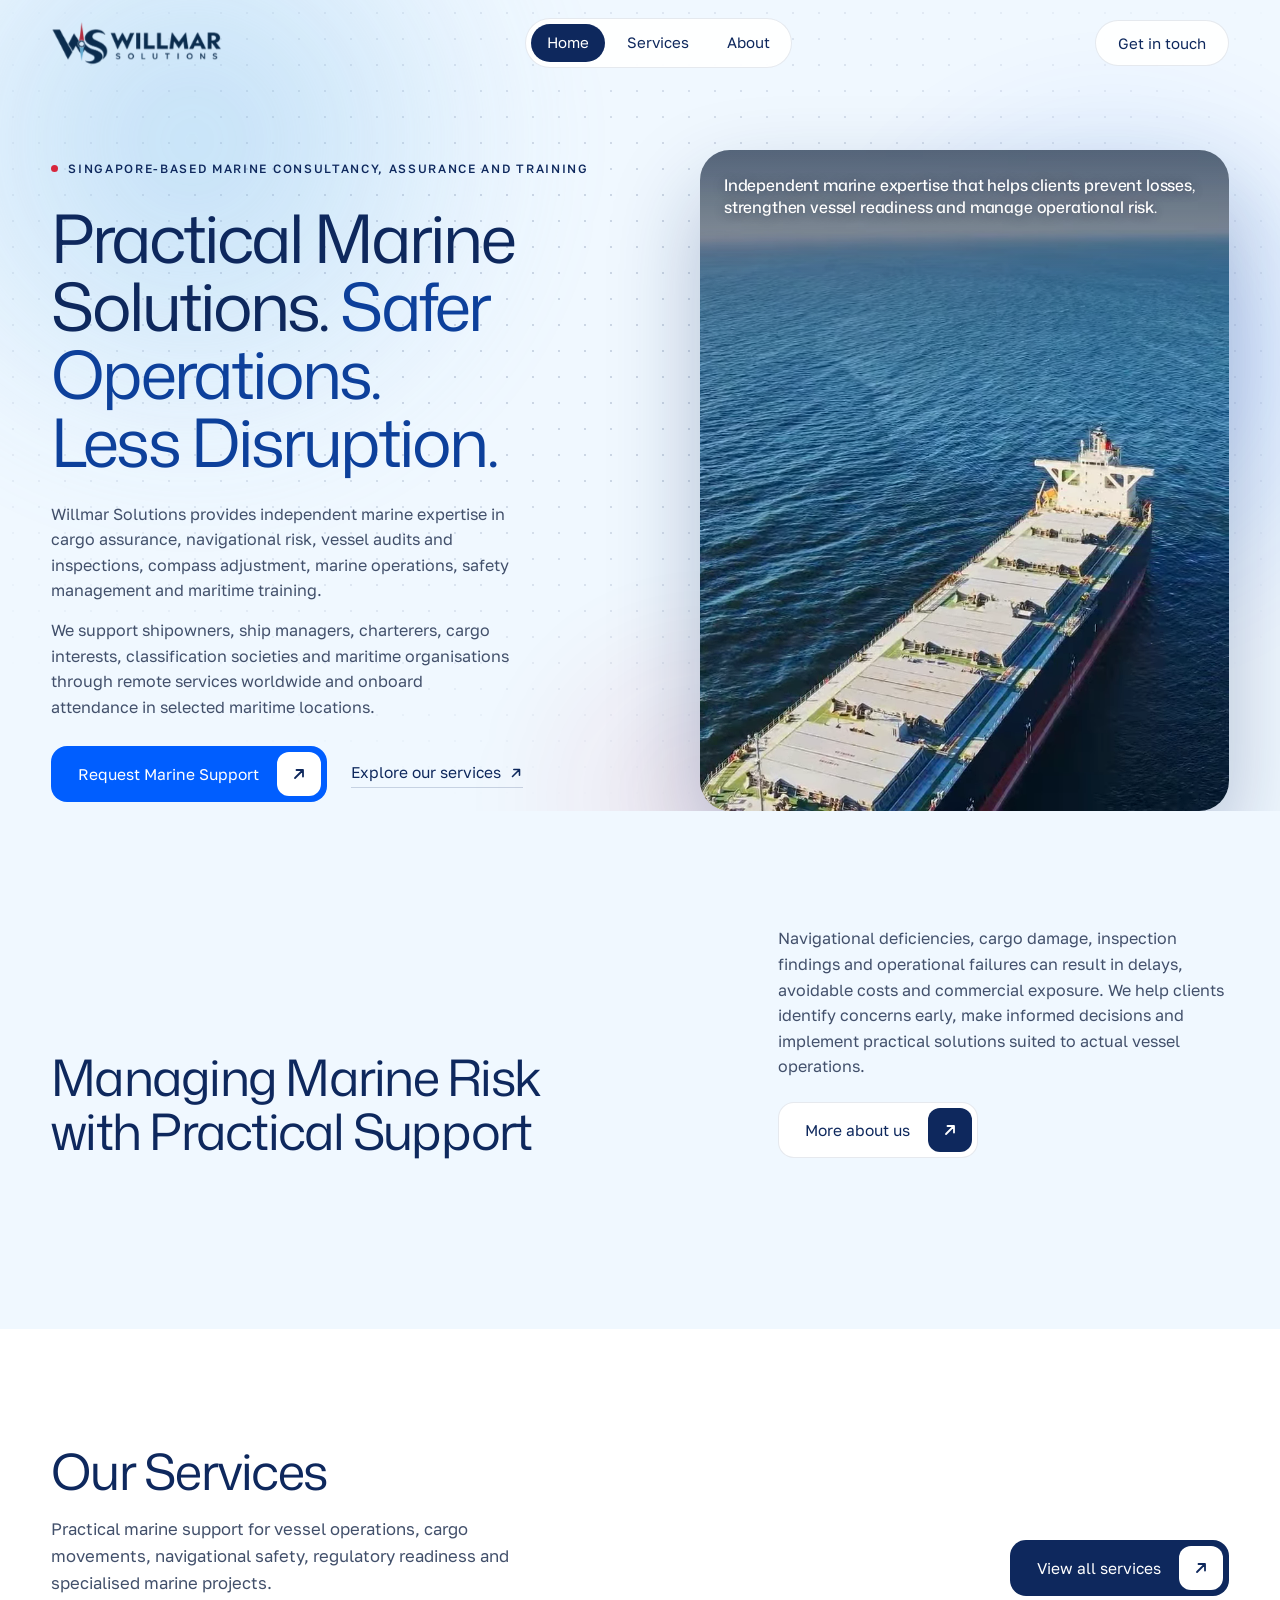
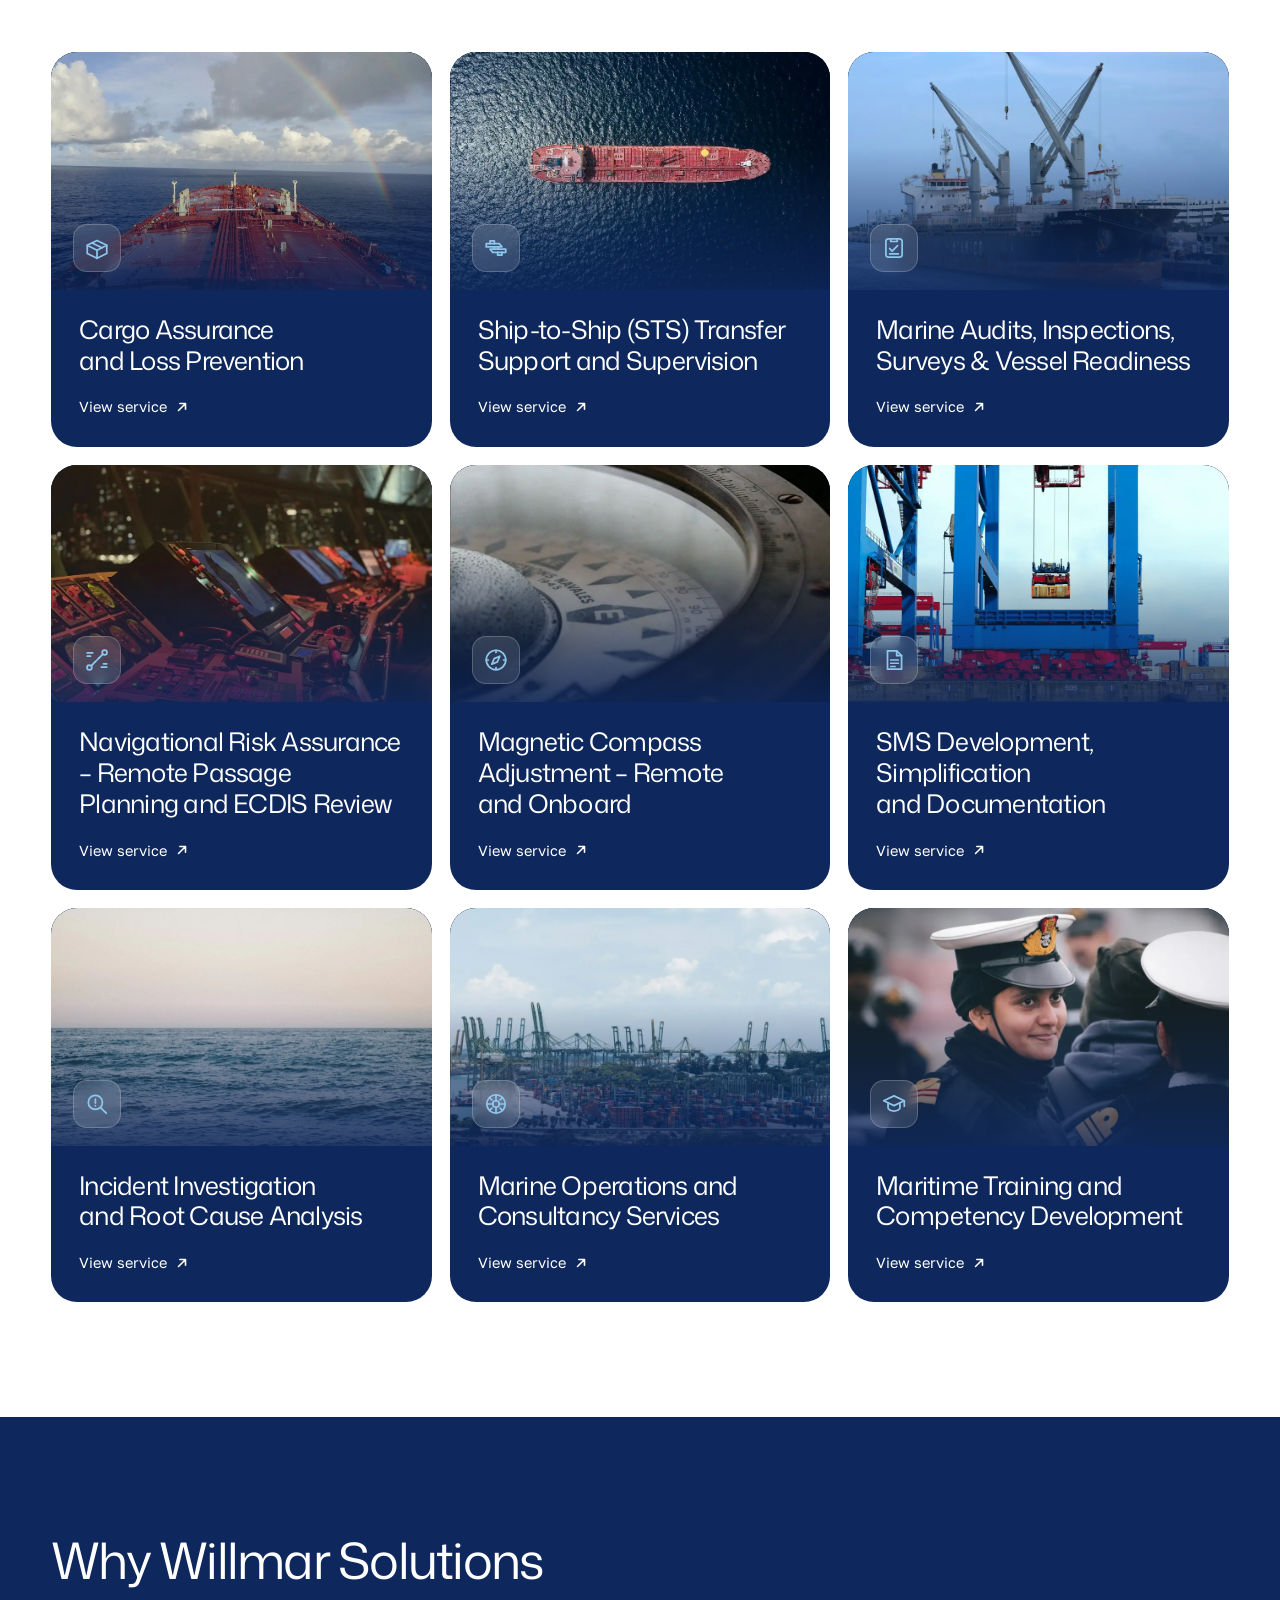
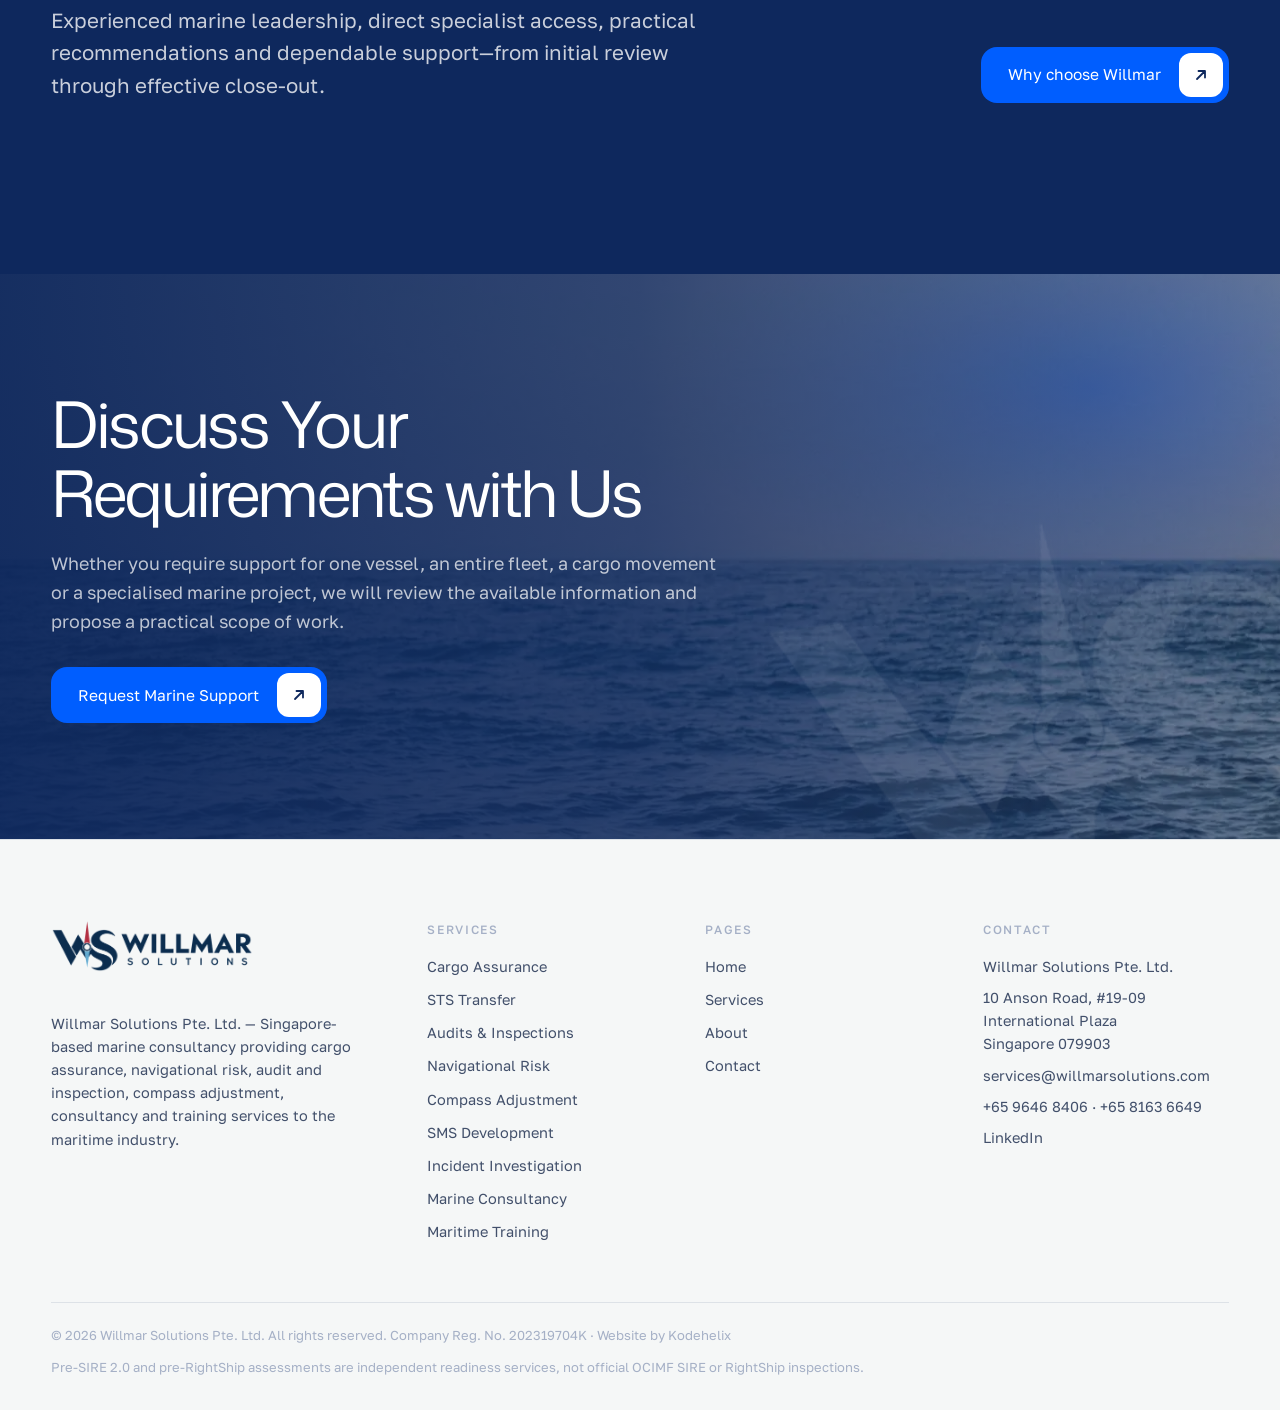
<file: index.html>
<!doctype html>
<html lang="en">
<head>
<meta charset="utf-8">
<meta name="viewport" content="width=device-width, initial-scale=1">
<title>Willmar Solutions — Marine Consultancy, Assurance and Training</title>
<meta name="description" content="Willmar Solutions Pte. Ltd. — Singapore-based marine consultancy: cargo assurance, STS transfer support, audits and inspections, navigational risk assurance, magnetic compass adjustment, SMS development, incident investigation, consultancy and maritime training.">
<link rel="icon" type="image/png" href="img/favicon.png">
<link rel="preconnect" href="https://fonts.googleapis.com"><link rel="preconnect" href="https://fonts.gstatic.com" crossorigin><link rel="stylesheet" href="https://fonts.googleapis.com/css2?family=Mona+Sans:wght@400;500;600;700&family=Golos+Text:wght@400;500;600&display=swap">
<link rel="stylesheet" href="site.css?v=8">
</head>
<body>

<header class="header" id="header">
<div class="wrap">
  <a class="brand" href="index.html" aria-label="Willmar Solutions home"><span class="lg lg-full ph-logo-full-web" role="img" aria-label="Willmar Solutions"></span><span class="lg lg-mark ph-logo-mark-web" role="img" aria-label="Willmar Solutions"></span></a>
  <ul class="nav" aria-label="Primary">
    <li><a href="index.html" class="active" aria-current="page">Home</a></li>
    <li><a href="services.html">Services</a></li>
    <li><a href="about.html">About</a></li>
  </ul>
  <div class="header-cta">
    <a class="btn-ghost" href="contact.html">Get in touch</a>
    <button class="burger" type="button" id="burger" aria-label="Open menu"><svg viewBox="0 0 20 20" fill="none" stroke="currentColor" stroke-width="1.8" stroke-linecap="round"><path d="M3 6h14M3 10h14M3 14h14"/></svg></button>
  </div>
</div>
</header>
<div class="drawer" id="drawer" aria-hidden="true">
  <div class="top"><a class="brand" href="index.html"><span class="lg lg-full ph-logo-full-web" role="img" aria-label="Willmar Solutions"></span><span class="lg lg-mark ph-logo-mark-web" role="img" aria-label="Willmar Solutions"></span></a><button class="close" type="button" id="drawer-close" aria-label="Close menu"><svg viewBox="0 0 20 20" fill="none" stroke="currentColor" stroke-width="1.8" stroke-linecap="round"><path d="m5 5 10 10M15 5 5 15"/></svg></button></div>
  <a href="index.html">Home</a>
  <a href="services.html">Services</a>
  <a href="about.html">About</a>
  <a href="contact.html">Contact</a>
  <a class="btn primary" href="contact.html"><span>Request Marine Support</span><span class="ic"><svg viewBox="0 0 16 16" fill="none" stroke="currentColor" stroke-width="1.8" stroke-linecap="round" stroke-linejoin="round"><path d="M4 12 12 4M5.5 4H12v6.5"/></svg></span></a>
</div>
<main class="page" data-page="home" id="top">
<section class="hero2" id="hero-light">
  <div class="aurora" aria-hidden="true"><i class="a1"></i><i class="a2"></i><i class="a3"></i></div>
  <div class="gridbg" aria-hidden="true"></div>
  <div class="wrap hero2-grid">
    <div class="hero2-copy">
      <span class="eyebrow">Singapore-based marine consultancy, assurance and training</span>
      <h1>Practical Marine Solutions. <em>Safer Operations. Less Disruption.</em></h1>
      <div class="hero2-lead"><p class="lead">Willmar Solutions provides independent marine expertise in cargo assurance, navigational risk, vessel audits and inspections, compass adjustment, marine operations, safety management and maritime training.</p>
      <p class="lead">We support shipowners, ship managers, charterers, cargo interests, classification societies and maritime organisations through remote services worldwide and onboard attendance in selected maritime locations.</p></div>
      <div class="actions"><a class="btn primary magnetic" href="contact.html"><span>Request Marine Support</span><span class="ic"><svg viewBox="0 0 16 16" fill="none" stroke="currentColor" stroke-width="1.8" stroke-linecap="round" stroke-linejoin="round"><path d="M4 12 12 4M5.5 4H12v6.5"/></svg></span></a><a class="link" href="services.html">Explore our services <svg viewBox="0 0 16 16" fill="none" stroke="currentColor" stroke-width="1.8" stroke-linecap="round" stroke-linejoin="round"><path d="M4 12 12 4M5.5 4H12v6.5"/></svg></a></div>
    </div>
    <div class="hero2-visual" id="hero-visual">
      <div class="frame"><video class="frame-video" autoplay muted loop playsinline preload="auto" poster="img/hero-sea3.jpg" aria-label="Aerial view of a bulk carrier under way on open sea"><source src="img/hero-sea3.webm" type="video/webm"><source src="img/hero-sea3.mp4" type="video/mp4"></video><div class="frame-shade"></div>
        <p class="frame-cap">Independent marine expertise that helps clients prevent losses, strengthen vessel readiness and manage operational risk.</p></div>
      <div class="float f1 glass"><div class="rose"><svg viewBox="0 0 150 150" aria-label="Compass rose">
<circle cx="75" cy="75" r="72" fill="rgba(255,255,255,.03)" stroke="rgba(255,255,255,.18)"/>
<g stroke="rgba(255,255,255,.55)" stroke-width="1"><line x1="75.0" y1="9.0" x2="75.0" y2="6.0"/><line x1="80.5" y1="12.2" x2="81.0" y2="6.3"/><line x1="85.9" y1="13.0" x2="87.0" y2="7.0"/><line x1="91.3" y1="14.1" x2="92.9" y2="8.4"/><line x1="96.5" y1="15.8" x2="98.6" y2="10.2"/><line x1="101.6" y1="17.9" x2="104.2" y2="12.5"/><line x1="105.0" y1="23.0" x2="109.5" y2="15.2"/><line x1="111.1" y1="23.4" x2="114.6" y2="18.5"/><line x1="115.5" y1="26.7" x2="119.4" y2="22.1"/><line x1="119.5" y1="30.5" x2="123.8" y2="26.2"/><line x1="123.3" y1="34.5" x2="127.9" y2="30.6"/><line x1="126.6" y1="38.9" x2="131.5" y2="35.4"/><line x1="127.0" y1="45.0" x2="134.8" y2="40.5"/><line x1="132.1" y1="48.4" x2="137.5" y2="45.8"/><line x1="134.2" y1="53.5" x2="139.8" y2="51.4"/><line x1="135.9" y1="58.7" x2="141.6" y2="57.1"/><line x1="137.0" y1="64.1" x2="143.0" y2="63.0"/><line x1="137.8" y1="69.5" x2="143.7" y2="69.0"/><line x1="141.0" y1="75.0" x2="144.0" y2="75.0"/><line x1="137.8" y1="80.5" x2="143.7" y2="81.0"/><line x1="137.0" y1="85.9" x2="143.0" y2="87.0"/><line x1="135.9" y1="91.3" x2="141.6" y2="92.9"/><line x1="134.2" y1="96.5" x2="139.8" y2="98.6"/><line x1="132.1" y1="101.6" x2="137.5" y2="104.2"/><line x1="127.0" y1="105.0" x2="134.8" y2="109.5"/><line x1="126.6" y1="111.1" x2="131.5" y2="114.6"/><line x1="123.3" y1="115.5" x2="127.9" y2="119.4"/><line x1="119.5" y1="119.5" x2="123.8" y2="123.8"/><line x1="115.5" y1="123.3" x2="119.4" y2="127.9"/><line x1="111.1" y1="126.6" x2="114.6" y2="131.5"/><line x1="105.0" y1="127.0" x2="109.5" y2="134.8"/><line x1="101.6" y1="132.1" x2="104.2" y2="137.5"/><line x1="96.5" y1="134.2" x2="98.6" y2="139.8"/><line x1="91.3" y1="135.9" x2="92.9" y2="141.6"/><line x1="85.9" y1="137.0" x2="87.0" y2="143.0"/><line x1="80.5" y1="137.8" x2="81.0" y2="143.7"/><line x1="75.0" y1="141.0" x2="75.0" y2="144.0"/><line x1="69.5" y1="137.8" x2="69.0" y2="143.7"/><line x1="64.1" y1="137.0" x2="63.0" y2="143.0"/><line x1="58.7" y1="135.9" x2="57.1" y2="141.6"/><line x1="53.5" y1="134.2" x2="51.4" y2="139.8"/><line x1="48.4" y1="132.1" x2="45.8" y2="137.5"/><line x1="45.0" y1="127.0" x2="40.5" y2="134.8"/><line x1="38.9" y1="126.6" x2="35.4" y2="131.5"/><line x1="34.5" y1="123.3" x2="30.6" y2="127.9"/><line x1="30.5" y1="119.5" x2="26.2" y2="123.8"/><line x1="26.7" y1="115.5" x2="22.1" y2="119.4"/><line x1="23.4" y1="111.1" x2="18.5" y2="114.6"/><line x1="23.0" y1="105.0" x2="15.2" y2="109.5"/><line x1="17.9" y1="101.6" x2="12.5" y2="104.2"/><line x1="15.8" y1="96.5" x2="10.2" y2="98.6"/><line x1="14.1" y1="91.3" x2="8.4" y2="92.9"/><line x1="13.0" y1="85.9" x2="7.0" y2="87.0"/><line x1="12.2" y1="80.5" x2="6.3" y2="81.0"/><line x1="9.0" y1="75.0" x2="6.0" y2="75.0"/><line x1="12.2" y1="69.5" x2="6.3" y2="69.0"/><line x1="13.0" y1="64.1" x2="7.0" y2="63.0"/><line x1="14.1" y1="58.7" x2="8.4" y2="57.1"/><line x1="15.8" y1="53.5" x2="10.2" y2="51.4"/><line x1="17.9" y1="48.4" x2="12.5" y2="45.8"/><line x1="23.0" y1="45.0" x2="15.2" y2="40.5"/><line x1="23.4" y1="38.9" x2="18.5" y2="35.4"/><line x1="26.7" y1="34.5" x2="22.1" y2="30.6"/><line x1="30.5" y1="30.5" x2="26.2" y2="26.2"/><line x1="34.5" y1="26.7" x2="30.6" y2="22.1"/><line x1="38.9" y1="23.4" x2="35.4" y2="18.5"/><line x1="45.0" y1="23.0" x2="40.5" y2="15.2"/><line x1="48.4" y1="17.9" x2="45.8" y2="12.5"/><line x1="53.5" y1="15.8" x2="51.4" y2="10.2"/><line x1="58.7" y1="14.1" x2="57.1" y2="8.4"/><line x1="64.1" y1="13.0" x2="63.0" y2="7.0"/><line x1="69.5" y1="12.2" x2="69.0" y2="6.3"/></g>
<g font-family="Mona Sans, Arial, sans-serif" font-size="11" font-weight="600" fill="#fff" text-anchor="middle">
<text x="75" y="23">N</text><text x="129" y="79">E</text><text x="75" y="134">S</text><text x="21" y="79">W</text></g>
<circle cx="75" cy="75" r="40" fill="none" stroke="rgba(255,255,255,.14)"/>
<g class="needle"><polygon points="75,30 82,75 75,68 68,75" fill="#D7263D"/><polygon points="75,120 82,75 75,82 68,75" fill="#8FC6EE"/></g>
<circle cx="75" cy="75" r="4" fill="#0E285D" stroke="#fff" stroke-width="1.5"/>
</svg></div><div><strong>Magnetic compass adjustment</strong><span>Remote and onboard · residual deviation within 3°</span></div></div>
    </div>
  </div>
</section>

<section class="section mist" id="about-home">
  <div class="wrap">
    <div class="pillars-head">
      <div><h2 class="h2">Managing Marine Risk with Practical Support</h2></div>
      <div class="side"><p>Navigational deficiencies, cargo damage, inspection findings and operational failures can result in delays, avoidable costs and commercial exposure. We help clients identify concerns early, make informed decisions and implement practical solutions suited to actual vessel operations.</p><div class="actions"><a class="btn " href="about.html"><span>More about us</span><span class="ic"><svg viewBox="0 0 16 16" fill="none" stroke="currentColor" stroke-width="1.8" stroke-linecap="round" stroke-linejoin="round"><path d="M4 12 12 4M5.5 4H12v6.5"/></svg></span></a></div></div>
    </div>
  </div>
</section>


<section class="section white" id="services">
  <div class="wrap">
    <div class="section-head">
      <div><h2 class="h2">Our Services</h2><p class="section-lead">Practical marine support for vessel operations, cargo movements, navigational safety, regulatory readiness and specialised marine projects.</p></div>
      <a class="btn navy" href="services.html"><span>View all services</span><span class="ic"><svg viewBox="0 0 16 16" fill="none" stroke="currentColor" stroke-width="1.8" stroke-linecap="round" stroke-linejoin="round"><path d="M4 12 12 4M5.5 4H12v6.5"/></svg></span></a>
    </div>
    <div class="svc-grid"><a class="svc rv" href="services.html#cargo-assurance" style="--i:0"><div class="svc-img"><div class="ph ph-hero " role="img" aria-label="Deck of a laden tanker under way at sea"></div><div class="icon"><svg viewBox="0 0 24 24" fill="none" stroke="currentColor" stroke-linecap="round" stroke-linejoin="round"><path d="M3 9.5 12 5l9 4.5-9 4.5z"/><path d="M3 9.5V17l9 4.5 9-4.5V9.5"/><path d="M12 14v7.5M7.5 7.3l9 4.5"/></svg></div></div><div class="svc-body"><h4>Cargo Assurance and Loss Prevention</h4><span class="go">View service <svg viewBox="0 0 16 16" fill="none" stroke="currentColor" stroke-width="1.8" stroke-linecap="round" stroke-linejoin="round"><path d="M4 12 12 4M5.5 4H12v6.5"/></svg></span></div></a><a class="svc rv" href="services.html#sts-transfer" style="--i:1"><div class="svc-img"><div class="ph ph-cargo " role="img" aria-label="Aerial view of an oil tanker at sea"></div><div class="icon"><svg viewBox="0 0 24 24" fill="none" stroke="currentColor" stroke-linecap="round" stroke-linejoin="round"><path d="M3 8h12l2.5 3H3z"/><path d="M6.5 8V5.5h4V8"/><path d="M21 16H9l-2.5-3H21z"/><path d="M17.500 16v2.500h-4V16"/><path d="M10.500 11v2M14 11v2"/></svg></div></div><div class="svc-body"><h4>Ship-to-Ship (STS) Transfer Support and Supervision</h4><span class="go">View service <svg viewBox="0 0 16 16" fill="none" stroke="currentColor" stroke-width="1.8" stroke-linecap="round" stroke-linejoin="round"><path d="M4 12 12 4M5.5 4H12v6.5"/></svg></span></div></a><a class="svc rv" href="services.html#marine-audits" style="--i:2"><div class="svc-img"><div class="ph ph-audit " role="img" aria-label="Geared bulk carrier alongside at berth"></div><div class="icon"><svg viewBox="0 0 24 24" fill="none" stroke="currentColor" stroke-linecap="round" stroke-linejoin="round"><rect x="4.5" y="3.5" width="15" height="17" rx="2.500"/><path d="M9 3.5V6h6V3.5"/><path d="m8 12.5 2.300 2.300 5-5"/><path d="M8 17.500h8"/></svg></div></div><div class="svc-body"><h4>Marine Audits, Inspections, Surveys &amp; Vessel Readiness</h4><span class="go">View service <svg viewBox="0 0 16 16" fill="none" stroke="currentColor" stroke-width="1.8" stroke-linecap="round" stroke-linejoin="round"><path d="M4 12 12 4M5.5 4H12v6.5"/></svg></span></div></a><a class="svc rv" href="services.html#navigational-risk-assurance" style="--i:0"><div class="svc-img"><div class="ph ph-nav " role="img" aria-label="Ship&#x27;s bridge console at night"></div><div class="icon"><svg viewBox="0 0 24 24" fill="none" stroke="currentColor" stroke-linecap="round" stroke-linejoin="round"><circle cx="5" cy="19" r="2.200"/><circle cx="19" cy="5" r="2.200"/><path d="M6.800 17.400 10 14M14 10l3.400-3.400"/><path d="M10 14c1.500-1.500 2.500-2.500 4-4"/><path d="M3 5.500h5M3 8.500h3M16 18.500h5M18 15.500h3"/></svg></div></div><div class="svc-body"><h4>Navigational Risk Assurance – Remote Passage Planning and ECDIS Review</h4><span class="go">View service <svg viewBox="0 0 16 16" fill="none" stroke="currentColor" stroke-width="1.8" stroke-linecap="round" stroke-linejoin="round"><path d="M4 12 12 4M5.5 4H12v6.5"/></svg></span></div></a><a class="svc rv" href="services.html#compass-adjustment" style="--i:1"><div class="svc-img"><div class="ph ph-compass " role="img" aria-label="Ship&#x27;s magnetic compass in its binnacle"></div><div class="icon"><svg viewBox="0 0 24 24" fill="none" stroke="currentColor" stroke-linecap="round" stroke-linejoin="round"><circle cx="12" cy="12" r="9"/><path d="M12 3v2M12 19v2M3 12h2M19 12h2"/><path d="m15.500 8.500-2.200 5.200-5.200 2.200 2.200-5.200z"/></svg></div></div><div class="svc-body"><h4>Magnetic Compass Adjustment – Remote and Onboard</h4><span class="go">View service <svg viewBox="0 0 16 16" fill="none" stroke="currentColor" stroke-width="1.8" stroke-linecap="round" stroke-linejoin="round"><path d="M4 12 12 4M5.5 4H12v6.5"/></svg></span></div></a><a class="svc rv" href="services.html#sms-development" style="--i:2"><div class="svc-img"><div class="ph ph-port " role="img" aria-label="Container gantry crane working at a terminal"></div><div class="icon"><svg viewBox="0 0 24 24" fill="none" stroke="currentColor" stroke-linecap="round" stroke-linejoin="round"><path d="M6 3.500h8.500L19 8v12.500H6z"/><path d="M14.500 3.500V8H19"/><path d="M9 12h7M9 15h7M9 18h4"/></svg></div></div><div class="svc-body"><h4>SMS Development, Simplification and Documentation</h4><span class="go">View service <svg viewBox="0 0 16 16" fill="none" stroke="currentColor" stroke-width="1.8" stroke-linecap="round" stroke-linejoin="round"><path d="M4 12 12 4M5.5 4H12v6.5"/></svg></span></div></a><a class="svc rv" href="services.html#incident-investigation" style="--i:0"><div class="svc-img"><div class="ph ph-sea " role="img" aria-label="Open sea under an overcast sky"></div><div class="icon"><svg viewBox="0 0 24 24" fill="none" stroke="currentColor" stroke-linecap="round" stroke-linejoin="round"><circle cx="10.500" cy="10.500" r="6.500"/><path d="m15.500 15.500 5 5"/><path d="M10.500 7.500v3.500M10.500 13.500v.100"/></svg></div></div><div class="svc-body"><h4>Incident Investigation and Root Cause Analysis</h4><span class="go">View service <svg viewBox="0 0 16 16" fill="none" stroke="currentColor" stroke-width="1.8" stroke-linecap="round" stroke-linejoin="round"><path d="M4 12 12 4M5.5 4H12v6.5"/></svg></span></div></a><a class="svc rv" href="services.html#marine-consultancy" style="--i:1"><div class="svc-img"><div class="ph ph-consult " role="img" aria-label="Container terminal with gantry cranes"></div><div class="icon"><svg viewBox="0 0 24 24" fill="none" stroke="currentColor" stroke-linecap="round" stroke-linejoin="round"><circle cx="12" cy="12" r="8.500"/><circle cx="12" cy="12" r="3"/><path d="M12 3.500V9M12 15v5.500M3.500 12H9M15 12h5.500M6 6l2.200 2.200M15.800 15.800 18 18M18 6l-2.200 2.200M8.200 15.800 6 18"/></svg></div></div><div class="svc-body"><h4>Marine Operations and Consultancy Services</h4><span class="go">View service <svg viewBox="0 0 16 16" fill="none" stroke="currentColor" stroke-width="1.8" stroke-linecap="round" stroke-linejoin="round"><path d="M4 12 12 4M5.5 4H12v6.5"/></svg></span></div></a><a class="svc rv" href="services.html#maritime-training" style="--i:2"><div class="svc-img"><div class="ph ph-training " role="img" aria-label="Deck officers in uniform"></div><div class="icon"><svg viewBox="0 0 24 24" fill="none" stroke="currentColor" stroke-linecap="round" stroke-linejoin="round"><path d="m2.500 9 9.500-4.500L21.500 9 12 13.500z"/><path d="M6.500 11v4.500c0 1.500 2.500 3 5.500 3s5.500-1.500 5.500-3V11"/><path d="M21.500 9v5"/></svg></div></div><div class="svc-body"><h4>Maritime Training and Competency Development</h4><span class="go">View service <svg viewBox="0 0 16 16" fill="none" stroke="currentColor" stroke-width="1.8" stroke-linecap="round" stroke-linejoin="round"><path d="M4 12 12 4M5.5 4H12v6.5"/></svg></span></div></a></div>
  </div>
</section>

<section class="section navy sonar" id="why-home">
  <div class="rings" aria-hidden="true"><i></i><i></i><i></i></div>
  <div class="wrap">
    <div class="section-head"><div><h2 class="h2">Why Willmar Solutions</h2><p class="section-lead">Experienced marine leadership, direct specialist access, practical recommendations and dependable support—from initial review through effective close-out.</p></div><a class="btn primary" href="about.html#why"><span>Why choose Willmar</span><span class="ic"><svg viewBox="0 0 16 16" fill="none" stroke="currentColor" stroke-width="1.8" stroke-linecap="round" stroke-linejoin="round"><path d="M4 12 12 4M5.5 4H12v6.5"/></svg></span></a></div>
  </div>
</section>

<section class="cta-band">
<div class="ph ph-sea cta-photo" role="img" aria-label="Open sea at dusk"></div><div class="ph ph-logo-mark-white cta-mark" role="img" aria-label=""></div>
<div class="wrap inner">
  <div>
    <h2>Discuss Your Requirements with Us</h2>
    <p class="lead">Whether you require support for one vessel, an entire fleet, a cargo movement or a specialised marine project, we will review the available information and propose a practical scope of work.</p>
    <div class="actions"><a class="btn primary" href="contact.html"><span>Request Marine Support</span><span class="ic"><svg viewBox="0 0 16 16" fill="none" stroke="currentColor" stroke-width="1.8" stroke-linecap="round" stroke-linejoin="round"><path d="M4 12 12 4M5.5 4H12v6.5"/></svg></span></a></div>
  </div>
</div>
</section>
</main>
<a class="to-top" id="to-top" href="#top" aria-label="Back to top"><svg viewBox="0 0 16 16" fill="none" stroke="currentColor" stroke-width="1.8" stroke-linecap="round" stroke-linejoin="round"><path d="M8 13V3M3.5 7.5 8 3l4.5 4.5"/></svg></a>
<footer class="footer">
<div class="wrap">
  <div class="cols">
    <div>
      <a class="brand footer-brand" href="index.html"><span class="lg lg-full ph-logo-full-web" role="img" aria-label="Willmar Solutions"></span><span class="lg lg-mark ph-logo-mark-web" role="img" aria-label="Willmar Solutions"></span></a>
      <p class="about">Willmar Solutions Pte. Ltd. — Singapore-based marine consultancy providing cargo assurance, navigational risk, audit and inspection, compass adjustment, consultancy and training services to the maritime industry.</p>
    </div>
    <div><h5>Services</h5><ul><li><a href="services.html#cargo-assurance">Cargo Assurance</a></li><li><a href="services.html#sts-transfer">STS Transfer</a></li><li><a href="services.html#marine-audits">Audits &amp; Inspections</a></li><li><a href="services.html#navigational-risk-assurance">Navigational Risk</a></li><li><a href="services.html#compass-adjustment">Compass Adjustment</a></li><li><a href="services.html#sms-development">SMS Development</a></li><li><a href="services.html#incident-investigation">Incident Investigation</a></li><li><a href="services.html#marine-consultancy">Marine Consultancy</a></li><li><a href="services.html#maritime-training">Maritime Training</a></li></ul></div>
    <div><h5>Pages</h5><ul><li><a href="index.html">Home</a></li><li><a href="services.html">Services</a></li><li><a href="about.html">About</a></li><li><a href="contact.html">Contact</a></li></ul></div>
    <div><h5>Contact</h5>
      <div class="contact-line">
        <div>Willmar Solutions Pte. Ltd.</div>
        <div>10 Anson Road, #19-09<br>International Plaza<br>Singapore 079903</div>
        <div><a href="mailto:services@willmarsolutions.com">services@willmarsolutions.com</a></div>
        <div><a href="tel:+6596468406">+65 9646 8406</a> · <a href="tel:+6581636649">+65 8163 6649</a></div>
        <div><a href="https://www.linkedin.com/company/willmar-solutions-pte-ltd/" target="_blank" rel="noopener">LinkedIn</a></div>
      </div>
    </div>
  </div>
  <div class="bottom"><span>© 2026 Willmar Solutions Pte. Ltd. All rights reserved. Company Reg. No. 202319704K · <a href="https://kodehelix.in/" target="_blank" rel="noopener">Website by Kodehelix</a></span><span>Pre-SIRE 2.0 and pre-RightShip assessments are independent readiness services, not official OCIMF SIRE or RightShip inspections.</span></div>
</div>
</footer>
<script src="site.js?v=8"></script>
</body>
</html>
</file>
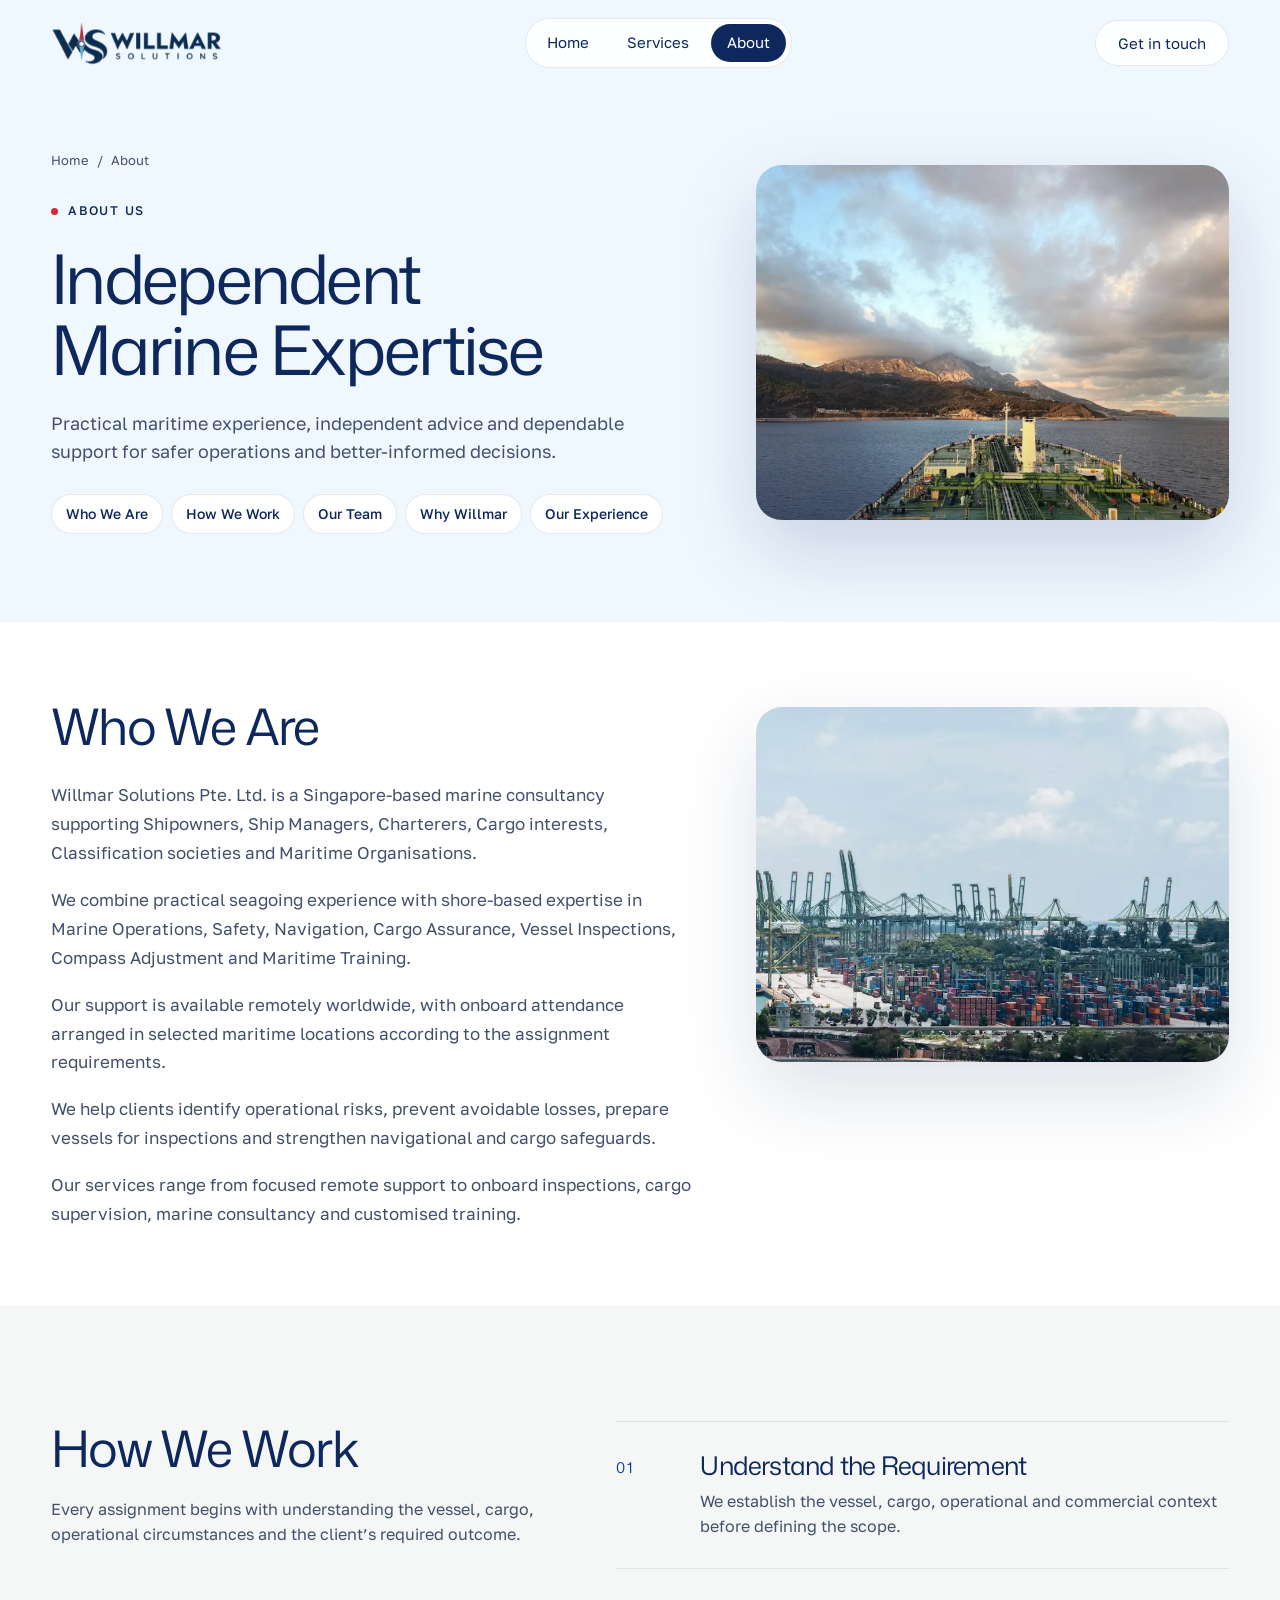
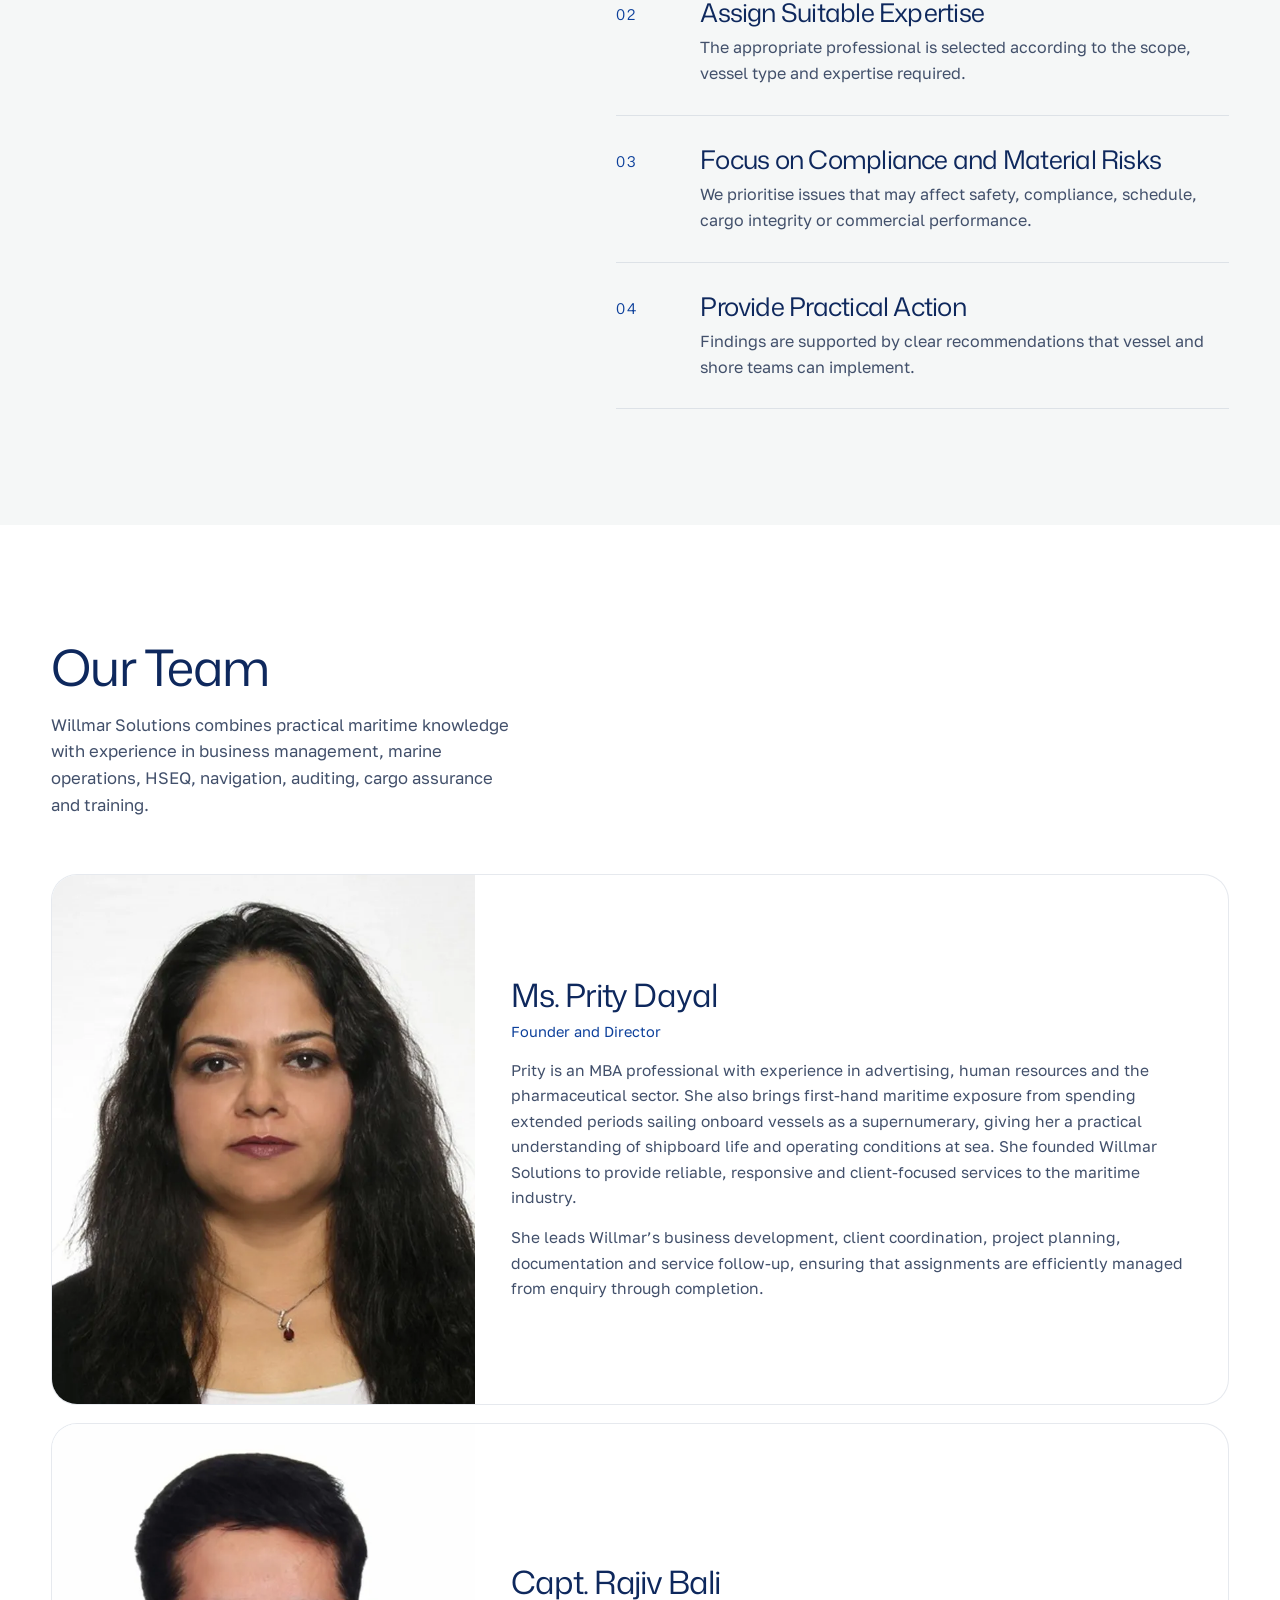
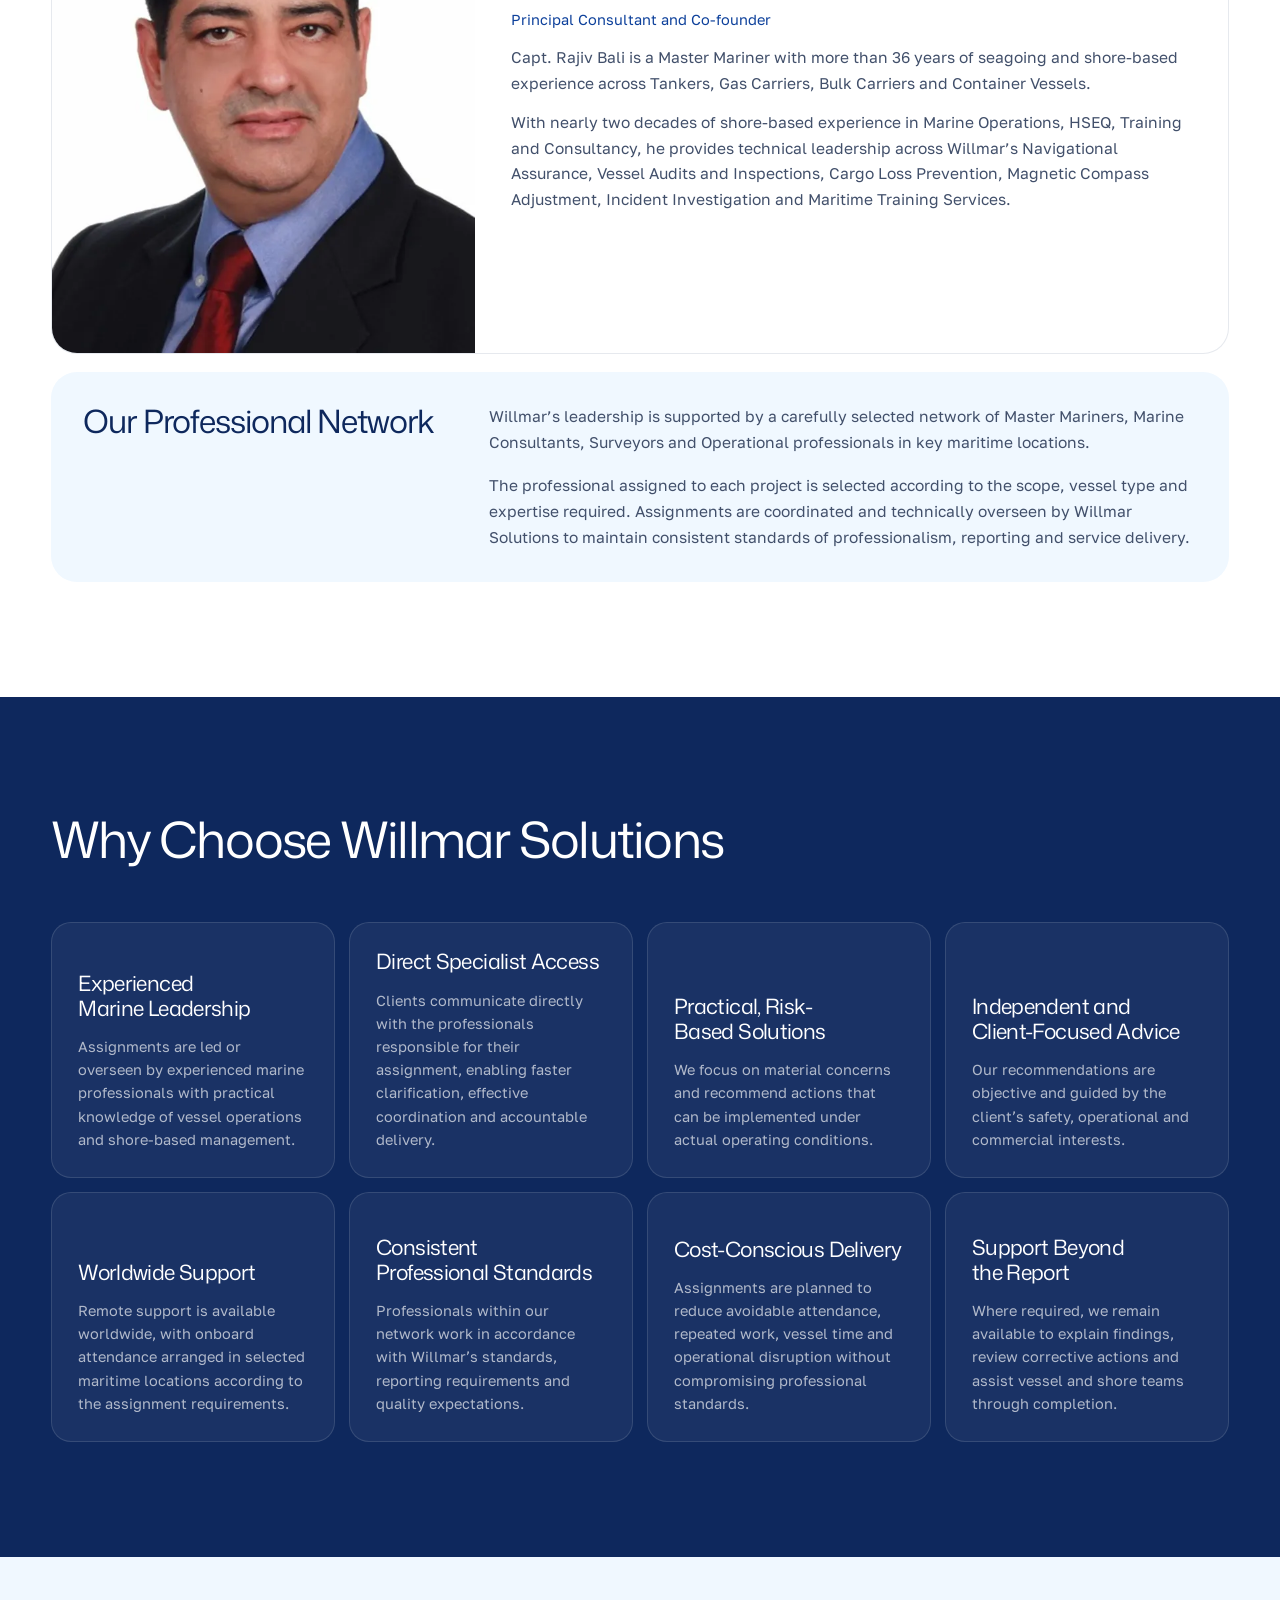
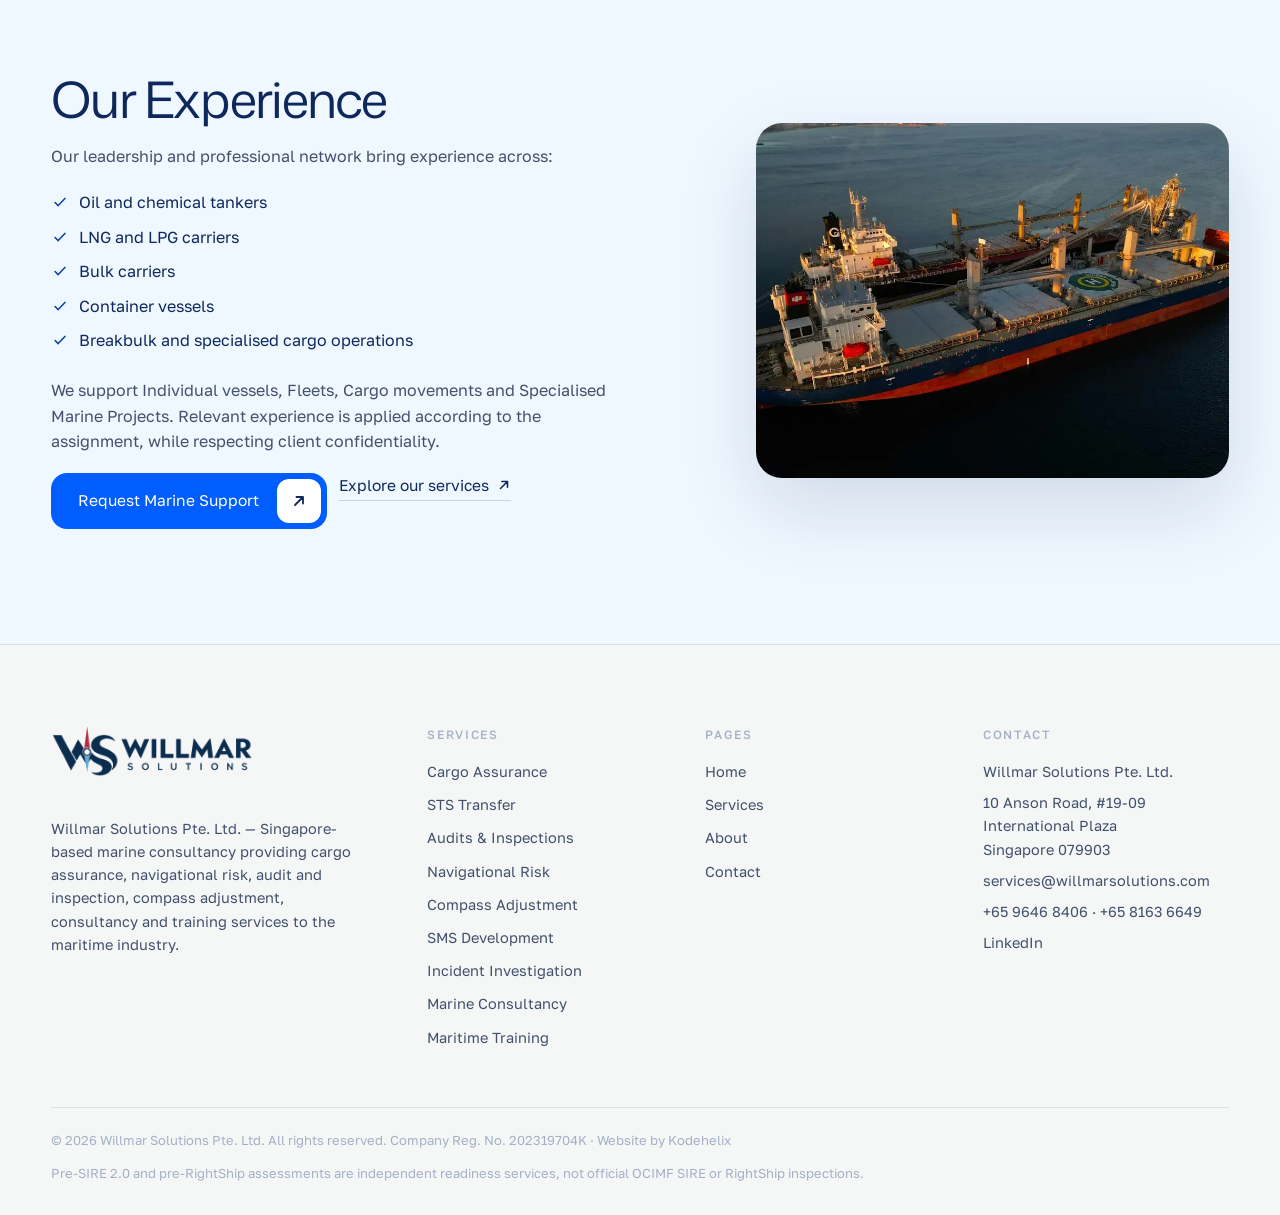
<file: about.html>
<!doctype html>
<html lang="en">
<head>
<meta charset="utf-8">
<meta name="viewport" content="width=device-width, initial-scale=1">
<title>About Us — Willmar Solutions</title>
<meta name="description" content="About Willmar Solutions Pte. Ltd. — practical maritime experience, independent advice and dependable support for safer operations and better-informed decisions.">
<link rel="icon" type="image/png" href="img/favicon.png">
<link rel="preconnect" href="https://fonts.googleapis.com"><link rel="preconnect" href="https://fonts.gstatic.com" crossorigin><link rel="stylesheet" href="https://fonts.googleapis.com/css2?family=Mona+Sans:wght@400;500;600;700&family=Golos+Text:wght@400;500;600&display=swap">
<link rel="stylesheet" href="site.css?v=8">
</head>
<body>

<header class="header" id="header">
<div class="wrap">
  <a class="brand" href="index.html" aria-label="Willmar Solutions home"><span class="lg lg-full ph-logo-full-web" role="img" aria-label="Willmar Solutions"></span><span class="lg lg-mark ph-logo-mark-web" role="img" aria-label="Willmar Solutions"></span></a>
  <ul class="nav" aria-label="Primary">
    <li><a href="index.html">Home</a></li>
    <li><a href="services.html">Services</a></li>
    <li><a href="about.html" class="active" aria-current="page">About</a></li>
  </ul>
  <div class="header-cta">
    <a class="btn-ghost" href="contact.html">Get in touch</a>
    <button class="burger" type="button" id="burger" aria-label="Open menu"><svg viewBox="0 0 20 20" fill="none" stroke="currentColor" stroke-width="1.8" stroke-linecap="round"><path d="M3 6h14M3 10h14M3 14h14"/></svg></button>
  </div>
</div>
</header>
<div class="drawer" id="drawer" aria-hidden="true">
  <div class="top"><a class="brand" href="index.html"><span class="lg lg-full ph-logo-full-web" role="img" aria-label="Willmar Solutions"></span><span class="lg lg-mark ph-logo-mark-web" role="img" aria-label="Willmar Solutions"></span></a><button class="close" type="button" id="drawer-close" aria-label="Close menu"><svg viewBox="0 0 20 20" fill="none" stroke="currentColor" stroke-width="1.8" stroke-linecap="round"><path d="m5 5 10 10M15 5 5 15"/></svg></button></div>
  <a href="index.html">Home</a>
  <a href="services.html">Services</a>
  <a href="about.html">About</a>
  <a href="contact.html">Contact</a>
  <a class="btn primary" href="contact.html"><span>Request Marine Support</span><span class="ic"><svg viewBox="0 0 16 16" fill="none" stroke="currentColor" stroke-width="1.8" stroke-linecap="round" stroke-linejoin="round"><path d="M4 12 12 4M5.5 4H12v6.5"/></svg></span></a>
</div>
<main class="page" data-page="about" id="top"><section class="page-hero"><div class="wrap split"><div><div class="crumbs"><a href="index.html">Home</a> / <span>About</span></div><span class="eyebrow">About Us</span><h1>Independent Marine Expertise</h1><p class="lead">Practical maritime experience, independent advice and dependable support for safer operations and better-informed decisions.</p><div class="subnav" aria-label="On this page"><a href="#who-we-are">Who We Are</a><a href="#how-we-work">How We Work</a><a href="#team">Our Team</a><a href="#why">Why Willmar</a><a href="#experience">Our Experience</a></div></div><div class="page-hero-img"><div class="ph ph-about " role="img" aria-label="View from the bridge of a tanker approaching the coast"></div></div></div></section>
<section class="section tight white" id="who-we-are"><div class="wrap split top"><div><h2 class="h2">Who We Are</h2><div class="prose" style="margin-top:28px"><p>Willmar Solutions Pte. Ltd. is a Singapore-based marine consultancy supporting Shipowners, Ship Managers, Charterers, Cargo interests, Classification societies and Maritime Organisations.</p><p>We combine practical seagoing experience with shore-based expertise in Marine Operations, Safety, Navigation, Cargo Assurance, Vessel Inspections, Compass Adjustment and Maritime Training.</p><p>Our support is available remotely worldwide, with onboard attendance arranged in selected maritime locations according to the assignment requirements.</p><p>We help clients identify operational risks, prevent avoidable losses, prepare vessels for inspections and strengthen navigational and cargo safeguards.</p><p>Our services range from focused remote support to onboard inspections, cargo supervision, marine consultancy and customised training.</p></div></div><div class="exp-img rv"><div class="ph ph-consult " role="img" aria-label="Container terminal in Singapore"></div></div></div></section>
<section class="section" id="how-we-work"><div class="wrap steps-grid"><div class="sticky"><h2 class="h2">How We Work</h2><p>Every assignment begins with understanding the vessel, cargo, operational circumstances and the client’s required outcome.</p></div><div class="steps"><div class="step rv"><div class="n">01</div><div><h4 class="h4">Understand the Requirement</h4><p>We establish the vessel, cargo, operational and commercial context before defining the scope.</p></div></div><div class="step rv"><div class="n">02</div><div><h4 class="h4">Assign Suitable Expertise</h4><p>The appropriate professional is selected according to the scope, vessel type and expertise required.</p></div></div><div class="step rv"><div class="n">03</div><div><h4 class="h4">Focus on Compliance and Material Risks</h4><p>We prioritise issues that may affect safety, compliance, schedule, cargo integrity or commercial performance.</p></div></div><div class="step rv"><div class="n">04</div><div><h4 class="h4">Provide Practical Action</h4><p>Findings are supported by clear recommendations that vessel and shore teams can implement.</p></div></div></div></div></section>
<section class="section white" id="team"><div class="wrap"><div class="section-head"><div><h2 class="h2">Our Team</h2><p class="section-lead">Willmar Solutions combines practical maritime knowledge with experience in business management, marine operations, HSEQ, navigation, auditing, cargo assurance and training.</p></div></div><div class="team-grid profiles"><div class="profile rv" style="--i:0"><div class="portrait"><div class="ph ph-prity " role="img" aria-label="Ms. Prity Dayal, Founder and Director"></div></div><div class="profile-body"><h3 class="h3">Ms. Prity Dayal</h3><span class="role">Founder and Director</span><p>Prity is an MBA professional with experience in advertising, human resources and the pharmaceutical sector. She also brings first-hand maritime exposure from spending extended periods sailing onboard vessels as a supernumerary, giving her a practical understanding of shipboard life and operating conditions at sea. She founded Willmar Solutions to provide reliable, responsive and client-focused services to the maritime industry.</p><p>She leads Willmar’s business development, client coordination, project planning, documentation and service follow-up, ensuring that assignments are efficiently managed from enquiry through completion.</p></div></div><div class="profile rv" style="--i:1"><div class="portrait"><div class="ph ph-rajiv " role="img" aria-label="Capt. Rajiv Bali, Principal Consultant and Co-founder"></div></div><div class="profile-body"><h3 class="h3">Capt. Rajiv Bali</h3><span class="role">Principal Consultant and Co-founder</span><p>Capt. Rajiv Bali is a Master Mariner with more than 36 years of seagoing and shore-based experience across Tankers, Gas Carriers, Bulk Carriers and Container Vessels.</p><p>With nearly two decades of shore-based experience in Marine Operations, HSEQ, Training and Consultancy, he provides technical leadership across Willmar’s Navigational Assurance, Vessel Audits and Inspections, Cargo Loss Prevention, Magnetic Compass Adjustment, Incident Investigation and Maritime Training Services.</p></div></div></div><div class="network"><div><h3 class="h3">Our Professional Network</h3></div><div class="stack"><p>Willmar’s leadership is supported by a carefully selected network of Master Mariners, Marine Consultants, Surveyors and Operational professionals in key maritime locations.</p><p>The professional assigned to each project is selected according to the scope, vessel type and expertise required. Assignments are coordinated and technically overseen by Willmar Solutions to maintain consistent standards of professionalism, reporting and service delivery.</p></div></div></div></section>
<section class="section navy sonar" id="why"><div class="rings" aria-hidden="true"><i></i><i></i><i></i></div><div class="wrap"><div class="section-head"><div><h2 class="h2">Why Choose Willmar Solutions</h2></div></div><div class="why-grid" style="margin-top:0"><div class="why rv" style="--i:0"><h4>Experienced Marine Leadership</h4><p>Assignments are led or overseen by experienced marine professionals with practical knowledge of vessel operations and shore-based management.</p></div><div class="why rv" style="--i:1"><h4>Direct Specialist Access</h4><p>Clients communicate directly with the professionals responsible for their assignment, enabling faster clarification, effective coordination and accountable delivery.</p></div><div class="why rv" style="--i:2"><h4>Practical, Risk-Based Solutions</h4><p>We focus on material concerns and recommend actions that can be implemented under actual operating conditions.</p></div><div class="why rv" style="--i:3"><h4>Independent and Client-Focused Advice</h4><p>Our recommendations are objective and guided by the client’s safety, operational and commercial interests.</p></div><div class="why rv" style="--i:0"><h4>Worldwide Support</h4><p>Remote support is available worldwide, with onboard attendance arranged in selected maritime locations according to the assignment requirements.</p></div><div class="why rv" style="--i:1"><h4>Consistent Professional Standards</h4><p>Professionals within our network work in accordance with Willmar’s standards, reporting requirements and quality expectations.</p></div><div class="why rv" style="--i:2"><h4>Cost-Conscious Delivery</h4><p>Assignments are planned to reduce avoidable attendance, repeated work, vessel time and operational disruption without compromising professional standards.</p></div><div class="why rv" style="--i:3"><h4>Support Beyond the Report</h4><p>Where required, we remain available to explain findings, review corrective actions and assist vessel and shore teams through completion.</p></div></div></div></section>
<section class="section mist" id="experience"><div class="wrap split exp">
  <div class="stack"><h2 class="h2">Our Experience</h2><p>Our leadership and professional network bring experience across:</p><ul class="ticks exp-list"><li><svg viewBox="0 0 20 20" fill="none" stroke="currentColor" stroke-width="1.7" stroke-linecap="round" stroke-linejoin="round"><path d="m4.5 10.5 3.5 3.5 7.5-8"/></svg><span>Oil and chemical tankers</span></li><li><svg viewBox="0 0 20 20" fill="none" stroke="currentColor" stroke-width="1.7" stroke-linecap="round" stroke-linejoin="round"><path d="m4.5 10.5 3.5 3.5 7.5-8"/></svg><span>LNG and LPG carriers</span></li><li><svg viewBox="0 0 20 20" fill="none" stroke="currentColor" stroke-width="1.7" stroke-linecap="round" stroke-linejoin="round"><path d="m4.5 10.5 3.5 3.5 7.5-8"/></svg><span>Bulk carriers</span></li><li><svg viewBox="0 0 20 20" fill="none" stroke="currentColor" stroke-width="1.7" stroke-linecap="round" stroke-linejoin="round"><path d="m4.5 10.5 3.5 3.5 7.5-8"/></svg><span>Container vessels</span></li><li><svg viewBox="0 0 20 20" fill="none" stroke="currentColor" stroke-width="1.7" stroke-linecap="round" stroke-linejoin="round"><path d="m4.5 10.5 3.5 3.5 7.5-8"/></svg><span>Breakbulk and specialised cargo operations</span></li></ul><p>We support Individual vessels, Fleets, Cargo movements and Specialised Marine Projects. Relevant experience is applied according to the assignment, while respecting client confidentiality.</p><div class="actions"><a class="btn primary" href="contact.html"><span>Request Marine Support</span><span class="ic"><svg viewBox="0 0 16 16" fill="none" stroke="currentColor" stroke-width="1.8" stroke-linecap="round" stroke-linejoin="round"><path d="M4 12 12 4M5.5 4H12v6.5"/></svg></span></a><a class="link" href="services.html">Explore our services <svg viewBox="0 0 16 16" fill="none" stroke="currentColor" stroke-width="1.8" stroke-linecap="round" stroke-linejoin="round"><path d="M4 12 12 4M5.5 4H12v6.5"/></svg></a></div></div>
  <div class="exp-img rv"><div class="ph ph-bulk " role="img" aria-label="Aerial view of a bulk carrier"></div></div>
</div></section>

</main>
<a class="to-top" id="to-top" href="#top" aria-label="Back to top"><svg viewBox="0 0 16 16" fill="none" stroke="currentColor" stroke-width="1.8" stroke-linecap="round" stroke-linejoin="round"><path d="M8 13V3M3.5 7.5 8 3l4.5 4.5"/></svg></a>
<footer class="footer">
<div class="wrap">
  <div class="cols">
    <div>
      <a class="brand footer-brand" href="index.html"><span class="lg lg-full ph-logo-full-web" role="img" aria-label="Willmar Solutions"></span><span class="lg lg-mark ph-logo-mark-web" role="img" aria-label="Willmar Solutions"></span></a>
      <p class="about">Willmar Solutions Pte. Ltd. — Singapore-based marine consultancy providing cargo assurance, navigational risk, audit and inspection, compass adjustment, consultancy and training services to the maritime industry.</p>
    </div>
    <div><h5>Services</h5><ul><li><a href="services.html#cargo-assurance">Cargo Assurance</a></li><li><a href="services.html#sts-transfer">STS Transfer</a></li><li><a href="services.html#marine-audits">Audits &amp; Inspections</a></li><li><a href="services.html#navigational-risk-assurance">Navigational Risk</a></li><li><a href="services.html#compass-adjustment">Compass Adjustment</a></li><li><a href="services.html#sms-development">SMS Development</a></li><li><a href="services.html#incident-investigation">Incident Investigation</a></li><li><a href="services.html#marine-consultancy">Marine Consultancy</a></li><li><a href="services.html#maritime-training">Maritime Training</a></li></ul></div>
    <div><h5>Pages</h5><ul><li><a href="index.html">Home</a></li><li><a href="services.html">Services</a></li><li><a href="about.html">About</a></li><li><a href="contact.html">Contact</a></li></ul></div>
    <div><h5>Contact</h5>
      <div class="contact-line">
        <div>Willmar Solutions Pte. Ltd.</div>
        <div>10 Anson Road, #19-09<br>International Plaza<br>Singapore 079903</div>
        <div><a href="mailto:services@willmarsolutions.com">services@willmarsolutions.com</a></div>
        <div><a href="tel:+6596468406">+65 9646 8406</a> · <a href="tel:+6581636649">+65 8163 6649</a></div>
        <div><a href="https://www.linkedin.com/company/willmar-solutions-pte-ltd/" target="_blank" rel="noopener">LinkedIn</a></div>
      </div>
    </div>
  </div>
  <div class="bottom"><span>© 2026 Willmar Solutions Pte. Ltd. All rights reserved. Company Reg. No. 202319704K · <a href="https://kodehelix.in/" target="_blank" rel="noopener">Website by Kodehelix</a></span><span>Pre-SIRE 2.0 and pre-RightShip assessments are independent readiness services, not official OCIMF SIRE or RightShip inspections.</span></div>
</div>
</footer>
<script src="site.js?v=8"></script>
</body>
</html>
</file>
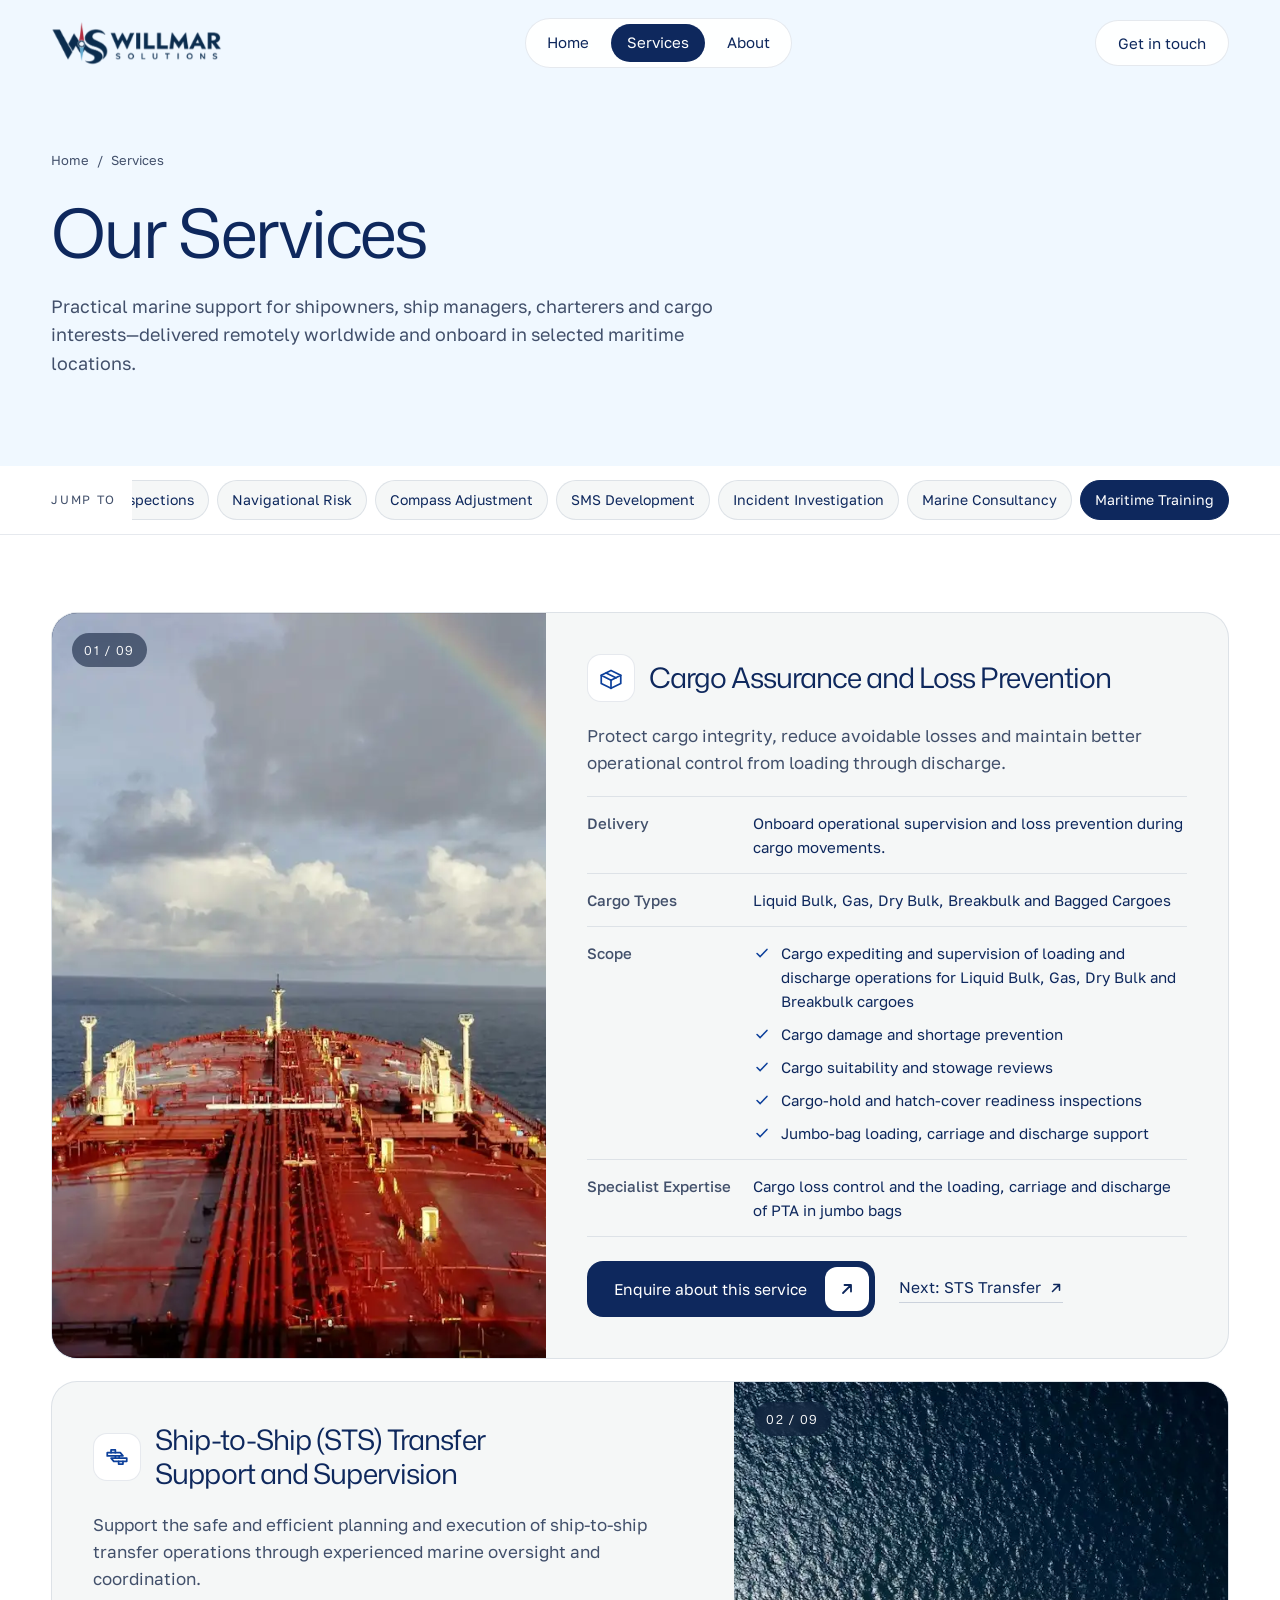
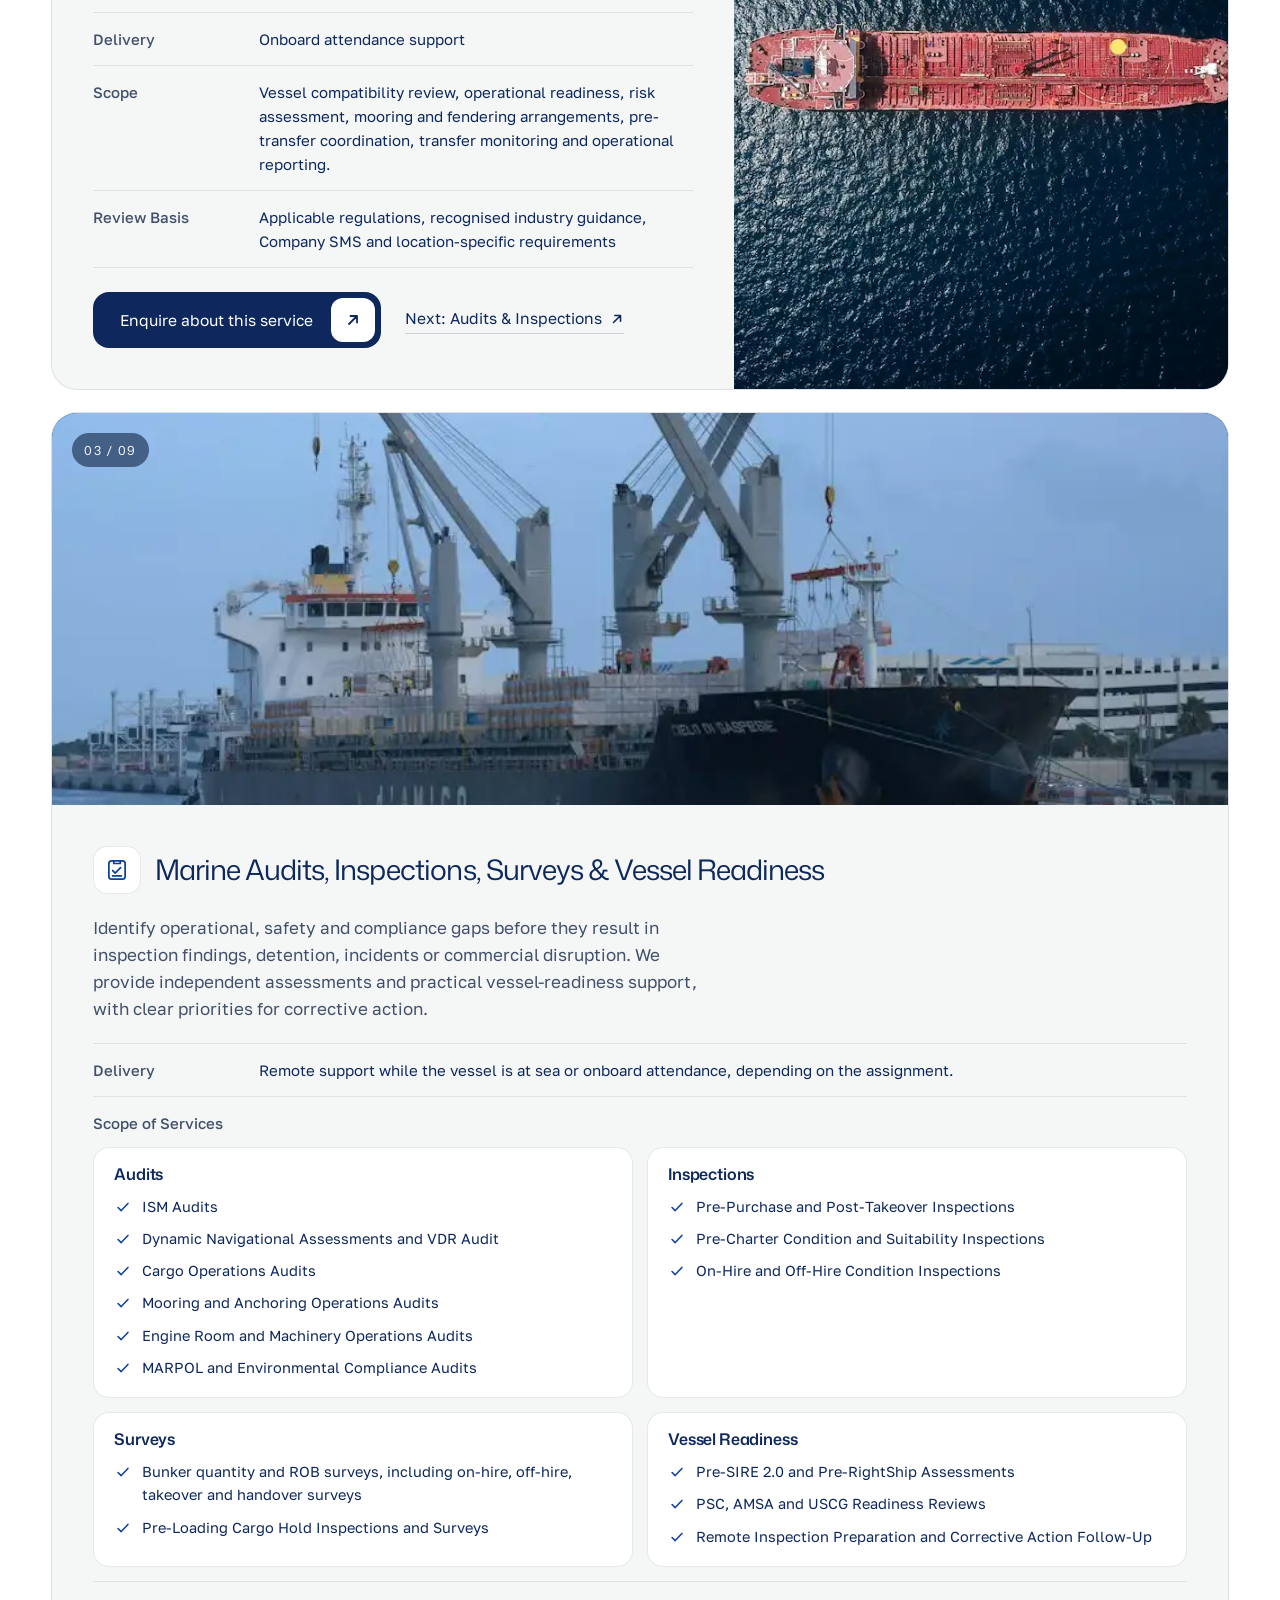
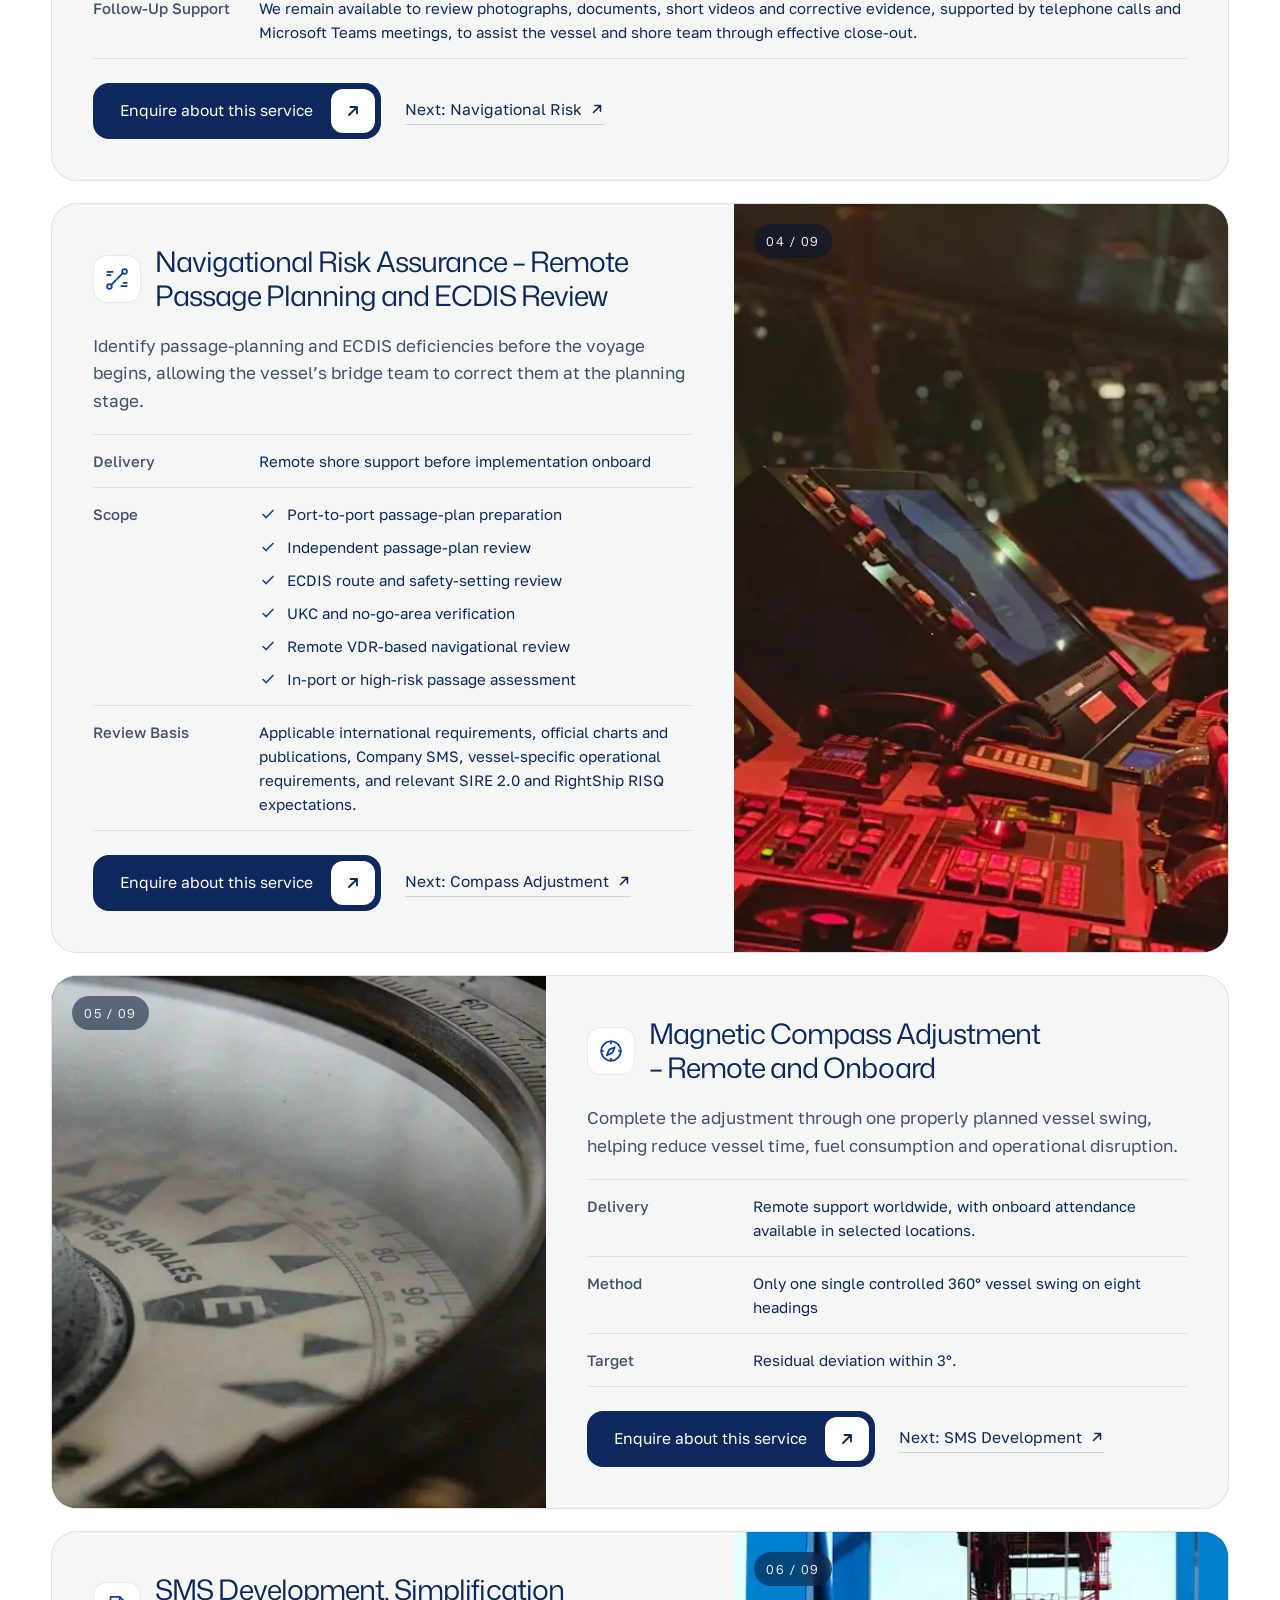
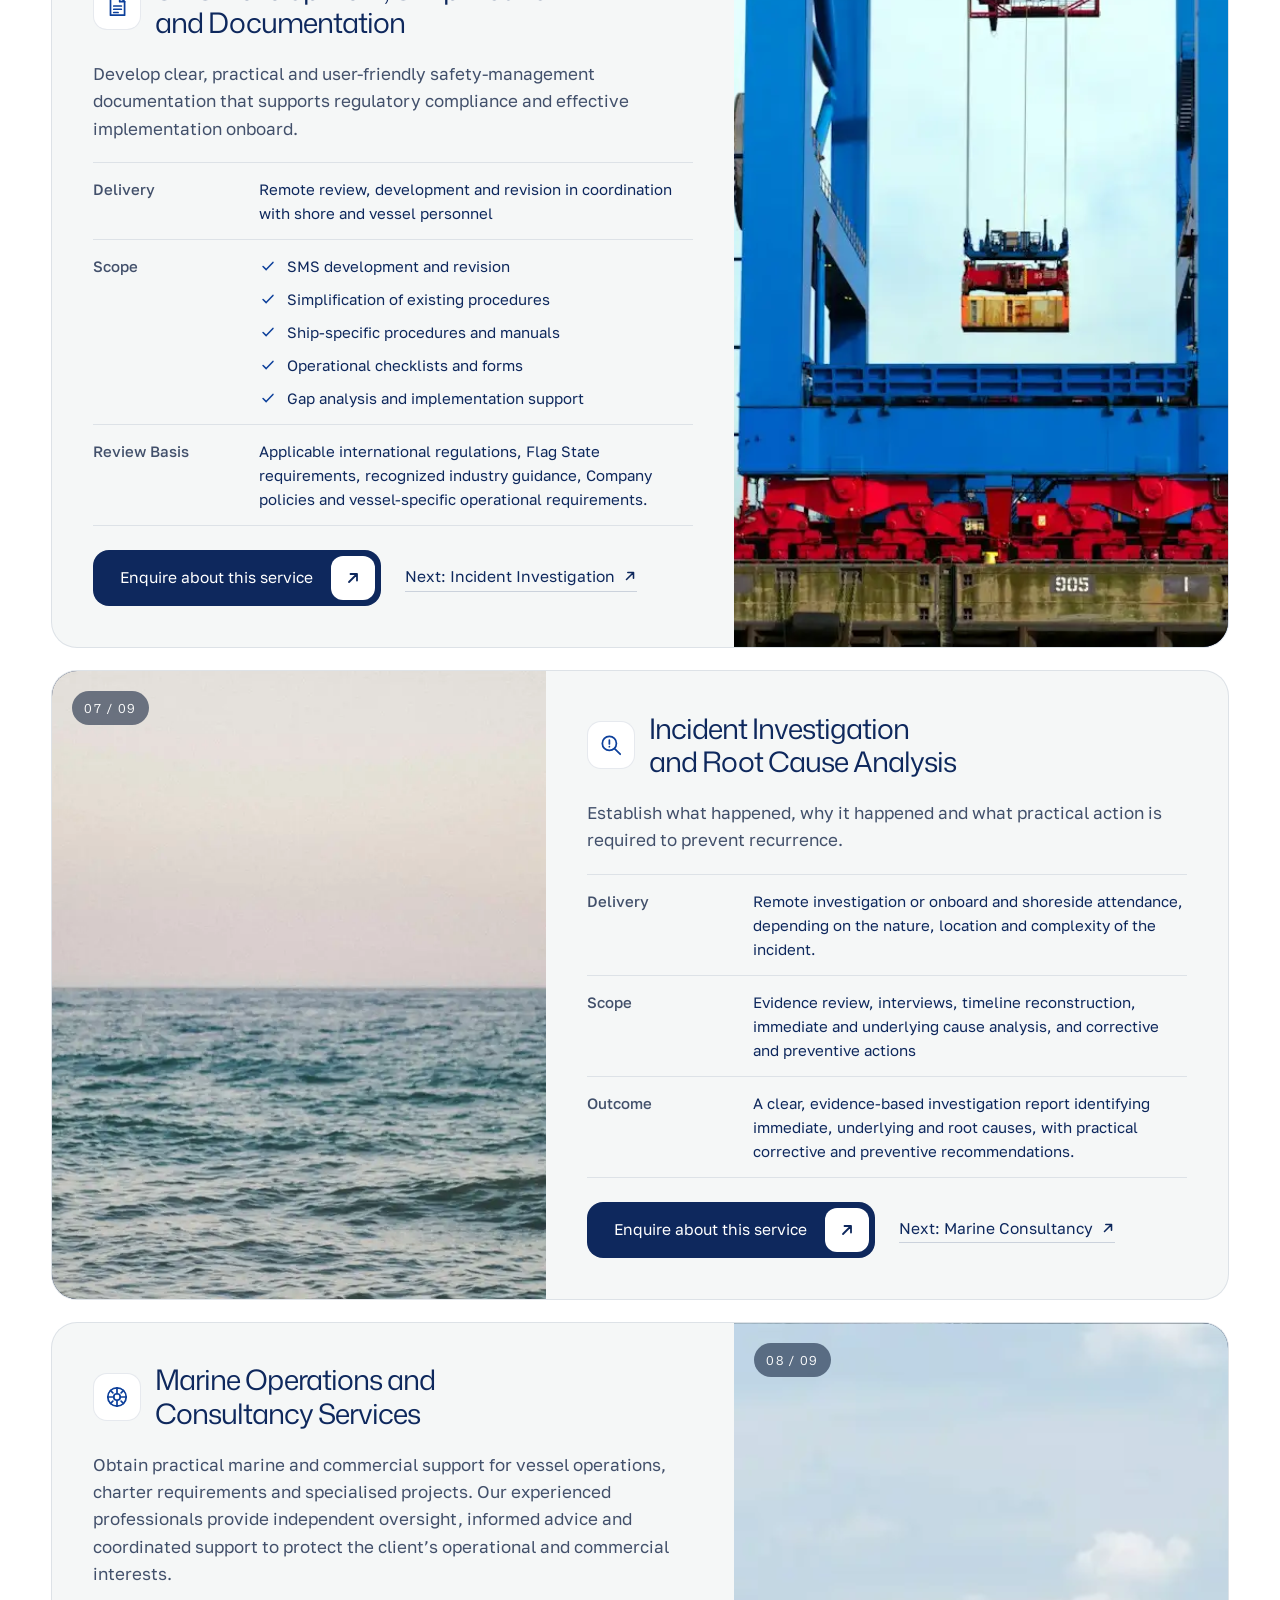
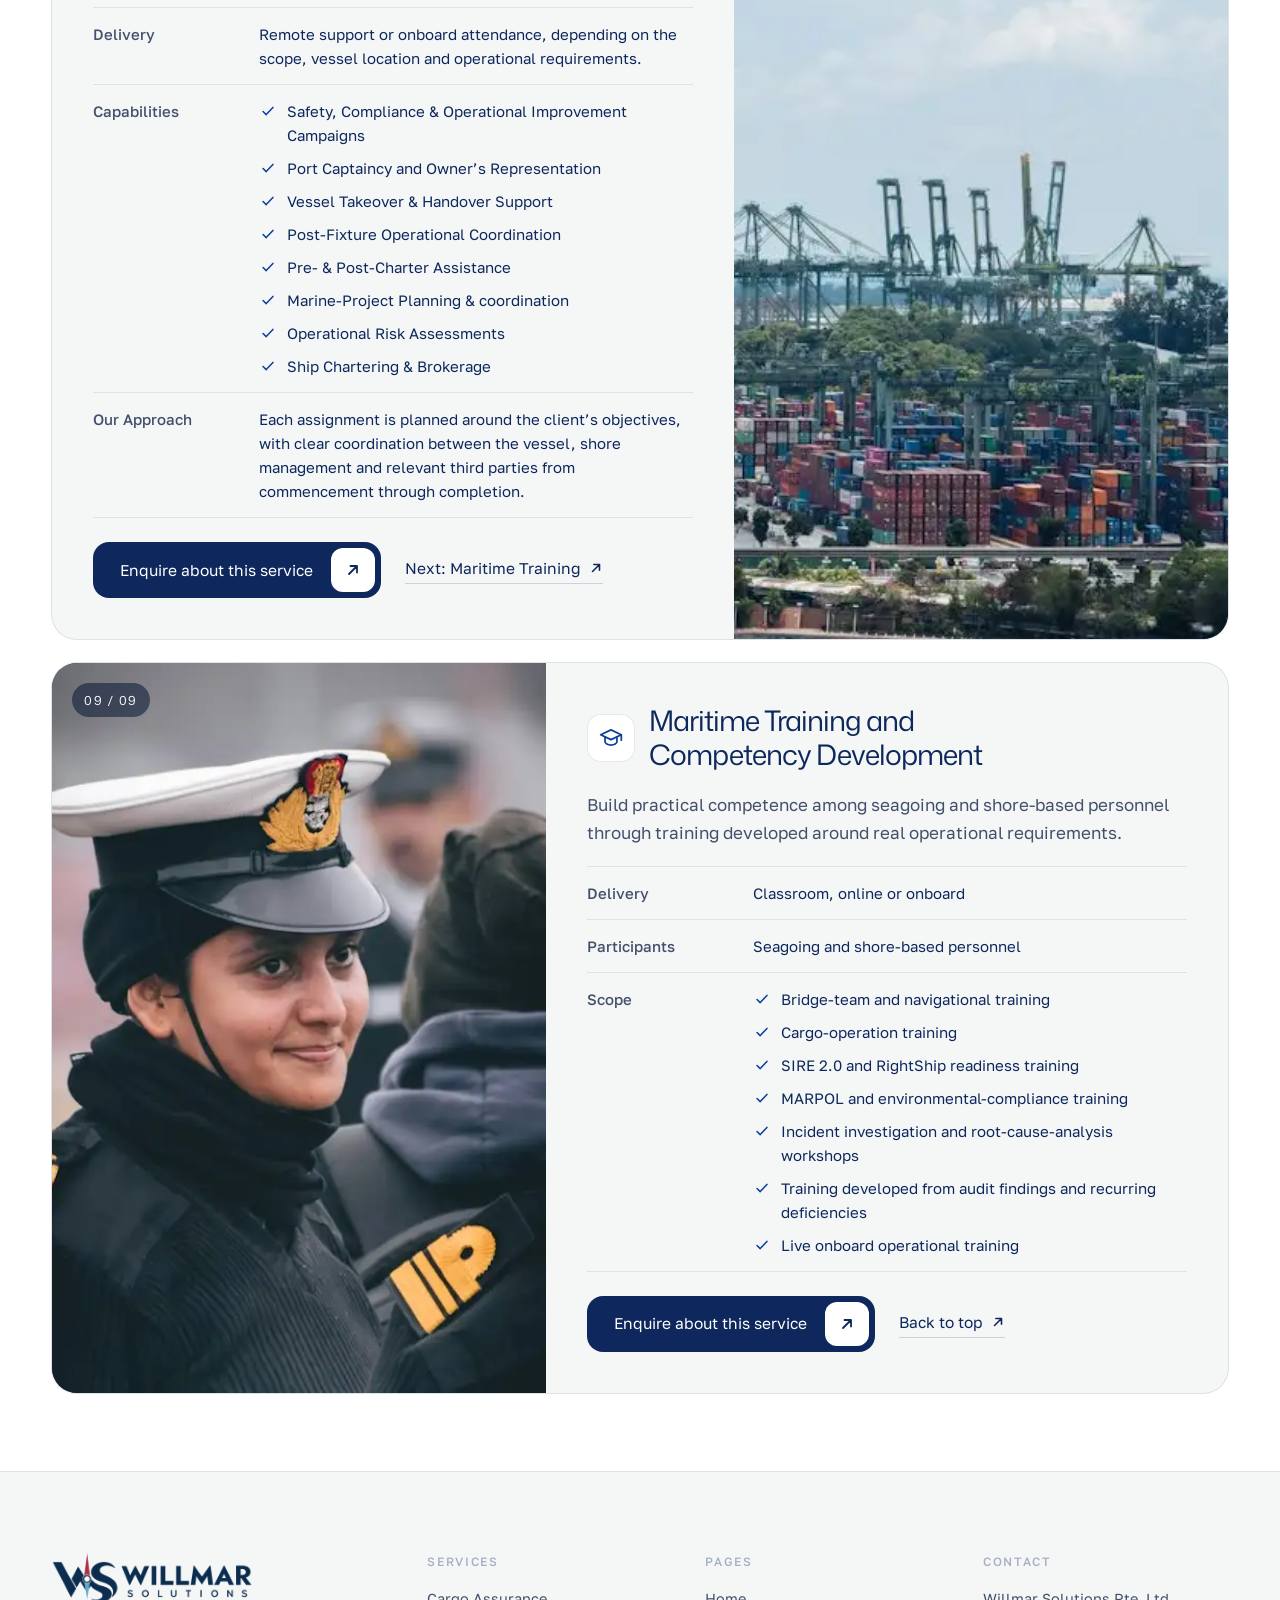
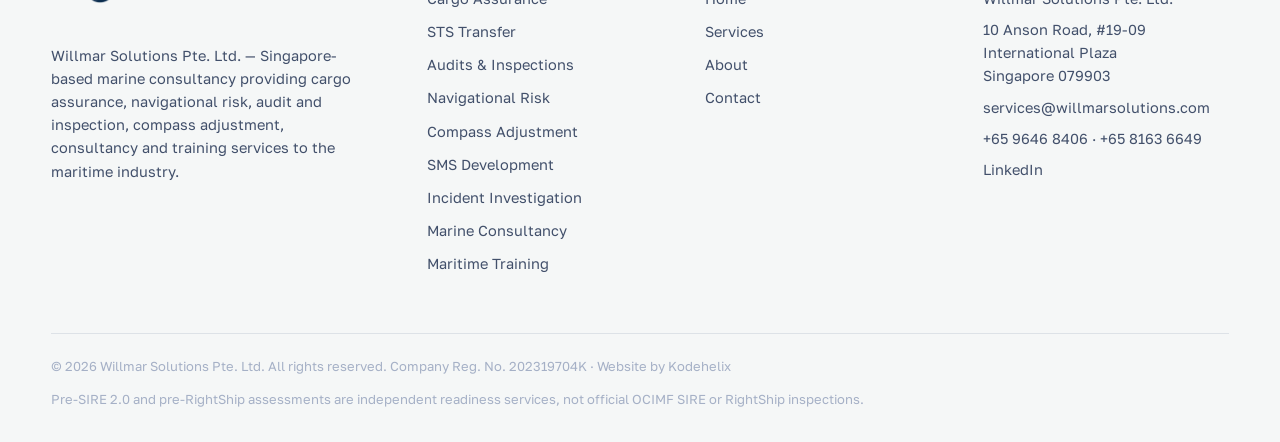
<file: cargo-assurance.html>
<!doctype html>
<html lang="en"><head><meta charset="utf-8"><title>Willmar Solutions</title><meta name="robots" content="noindex"><link rel="canonical" href="services.html#cargo-assurance"><meta http-equiv="refresh" content="0; url=services.html#cargo-assurance"><script>location.replace("services.html#cargo-assurance")</script></head><body><p><a href="services.html#cargo-assurance">Continue to Willmar Solutions services</a></p></body></html>
</file>
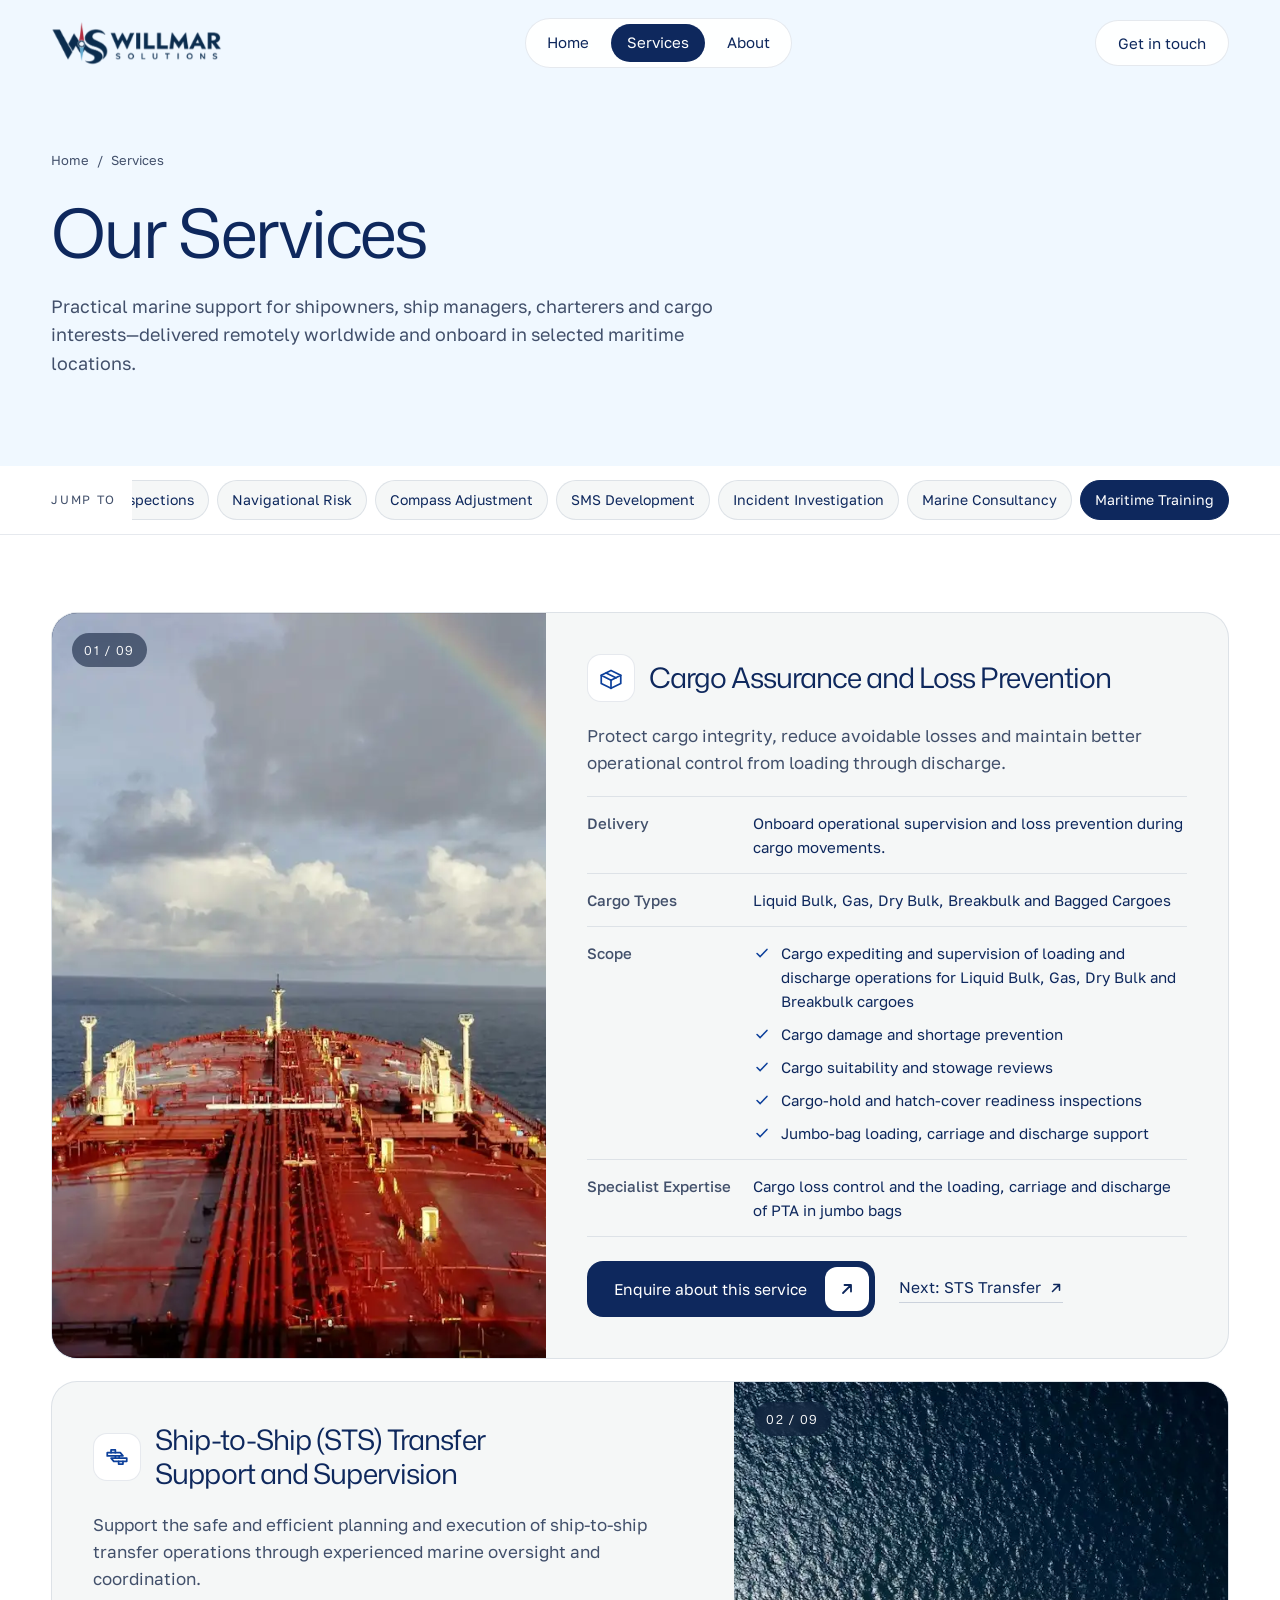
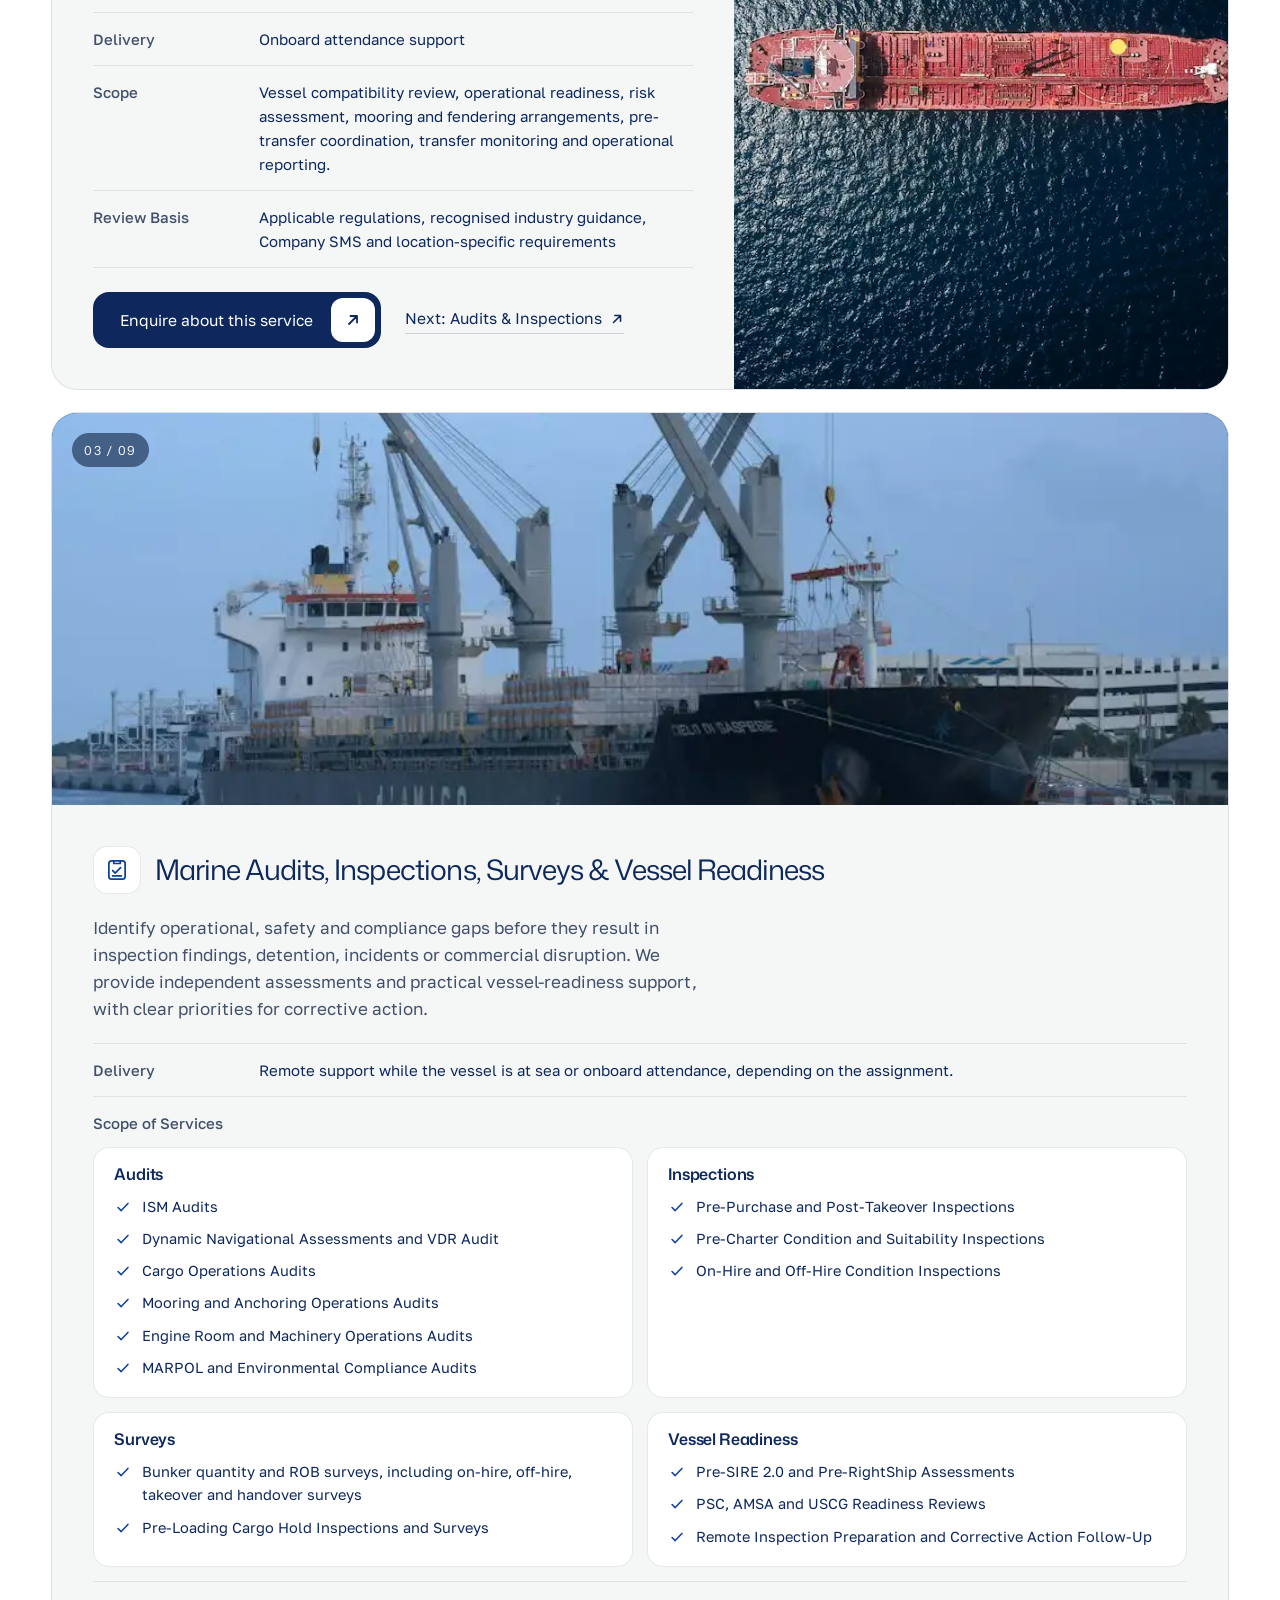
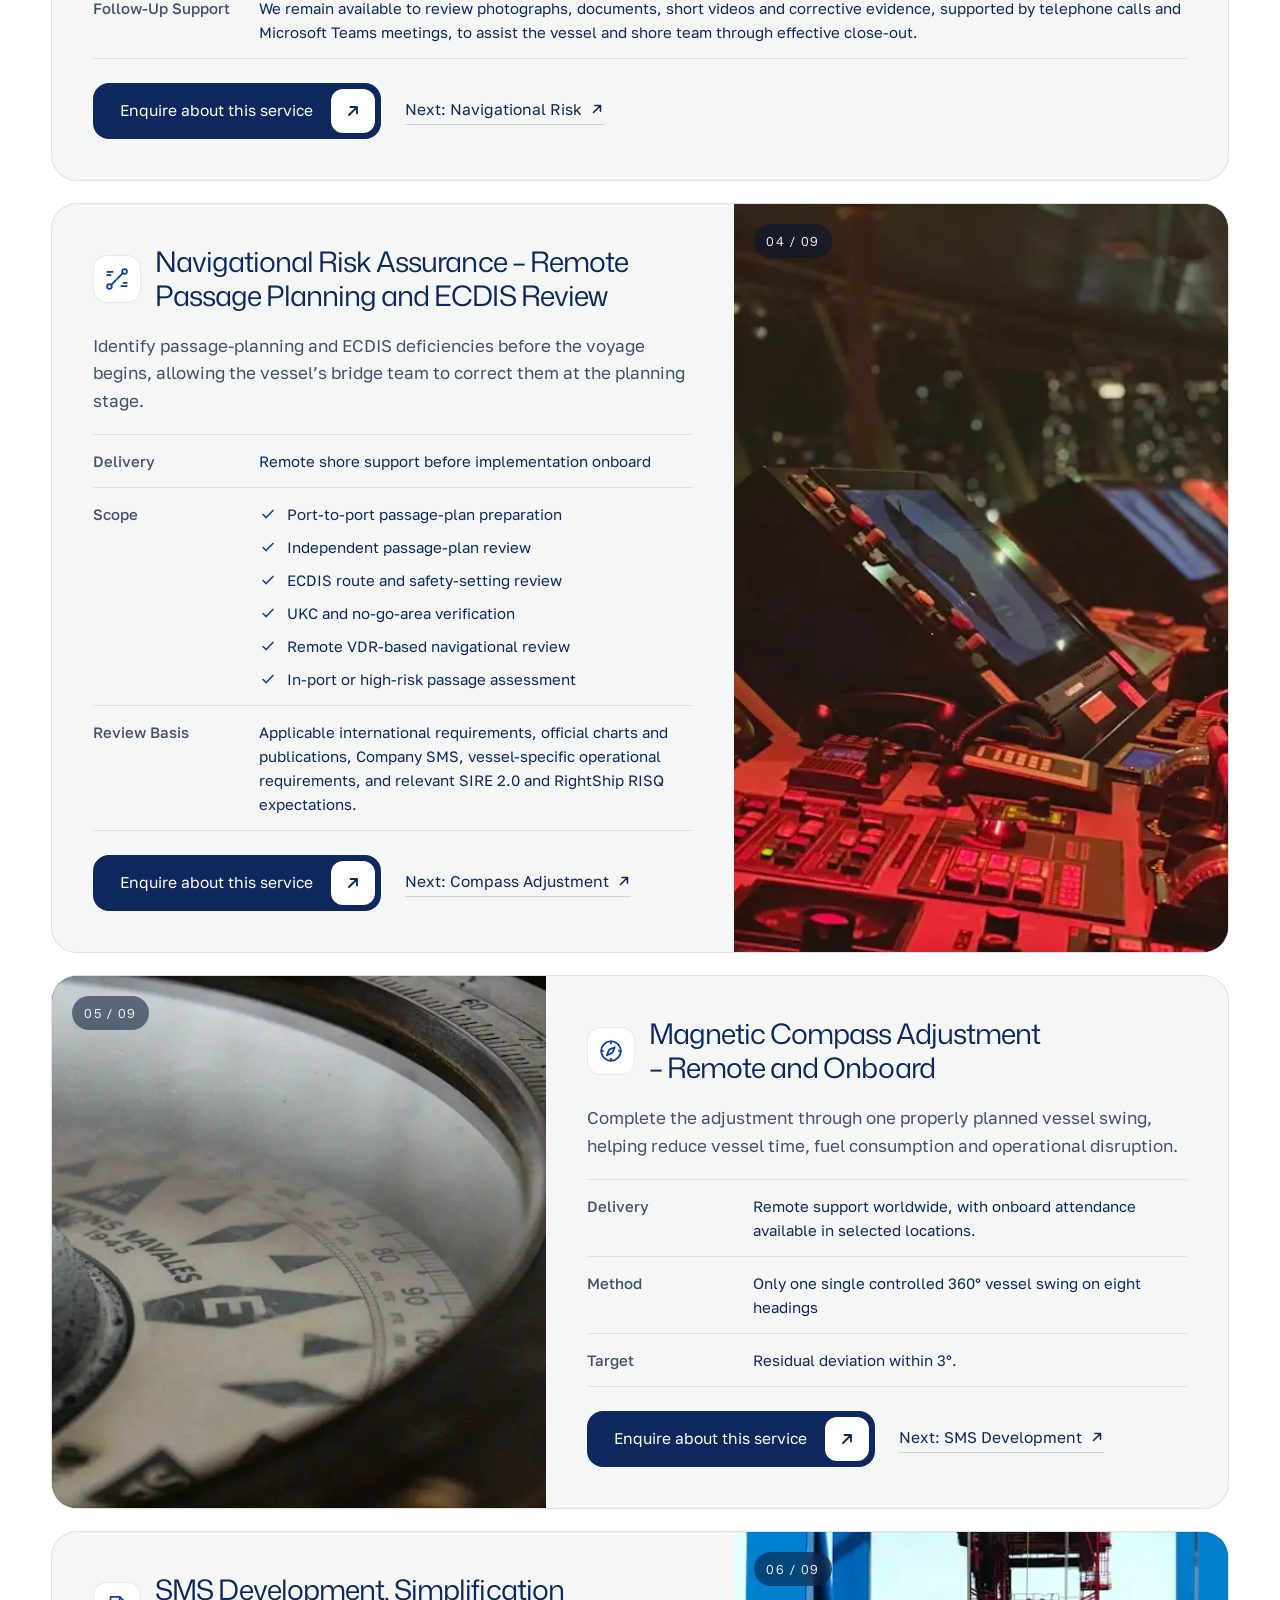
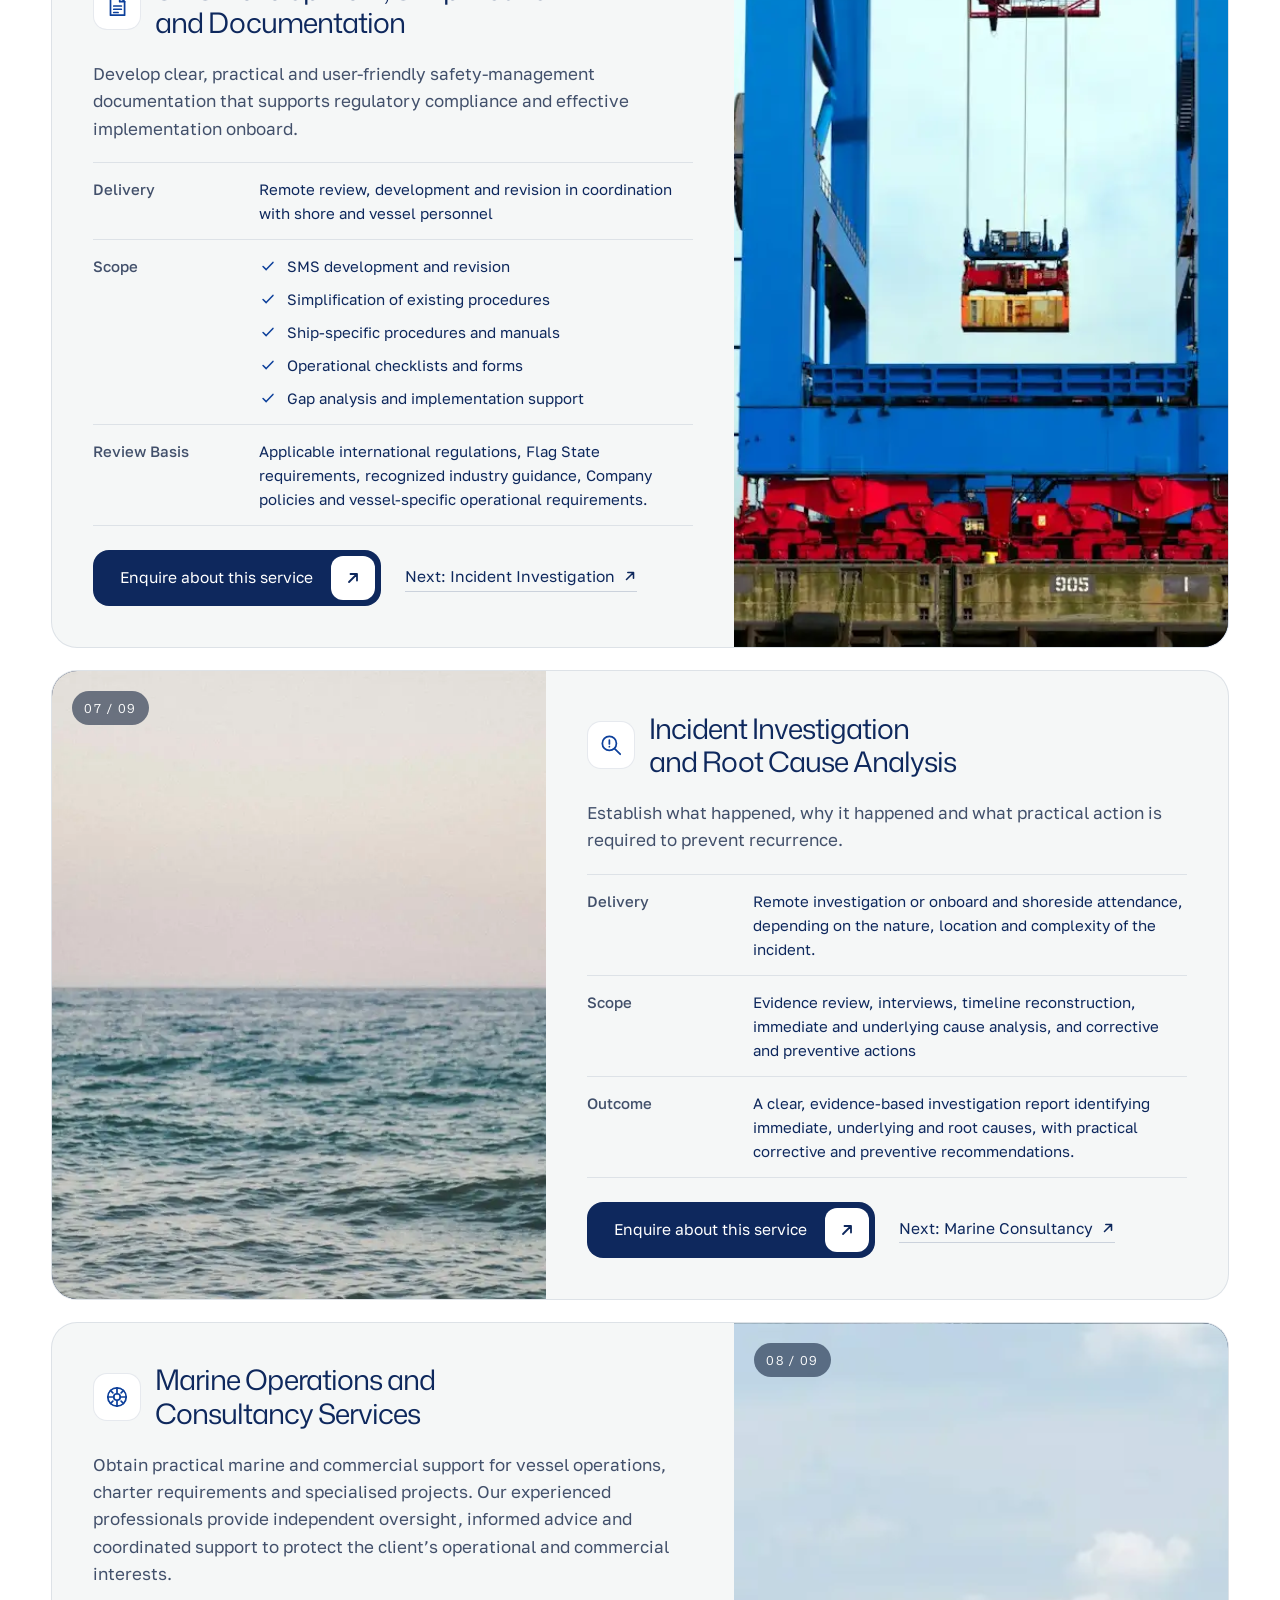
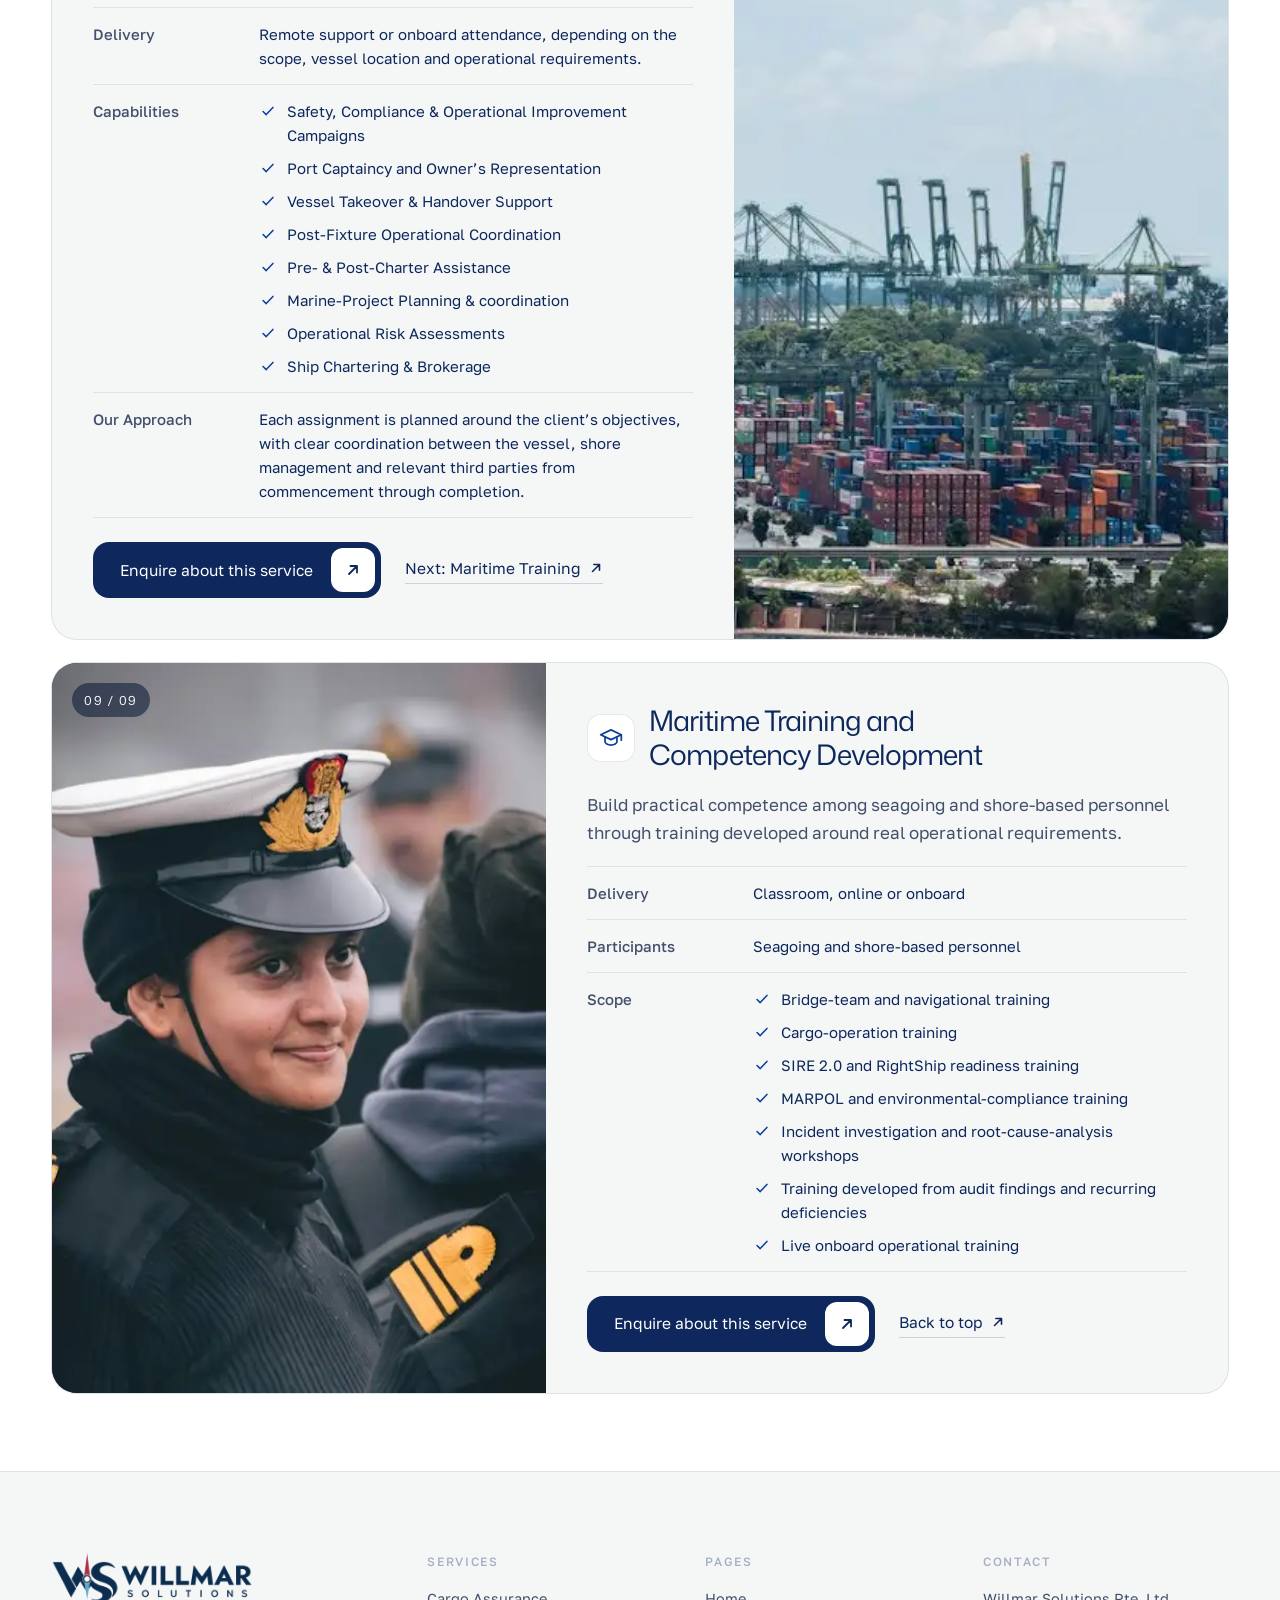
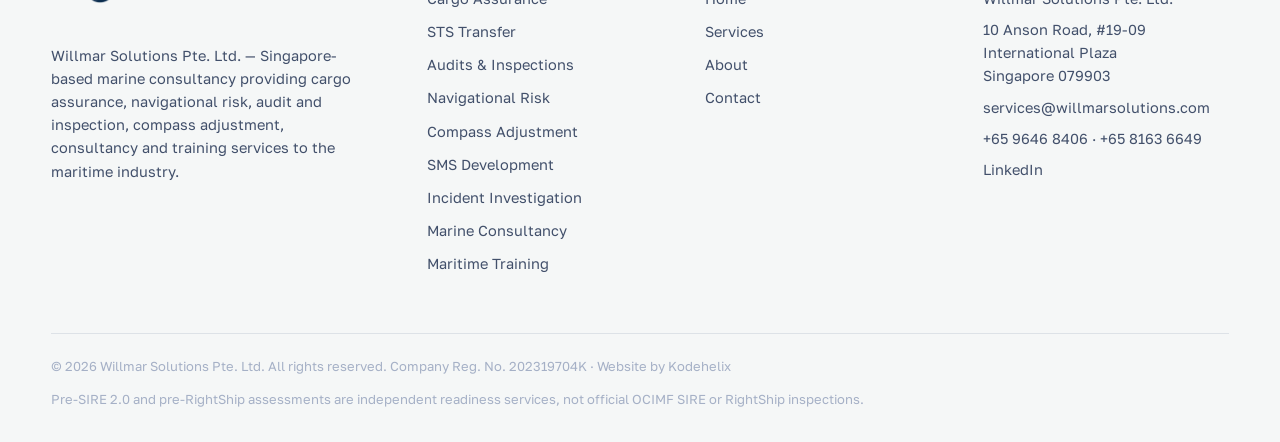
<file: compass-adjustment.html>
<!doctype html>
<html lang="en"><head><meta charset="utf-8"><title>Willmar Solutions</title><meta name="robots" content="noindex"><link rel="canonical" href="services.html#compass-adjustment"><meta http-equiv="refresh" content="0; url=services.html#compass-adjustment"><script>location.replace("services.html#compass-adjustment")</script></head><body><p><a href="services.html#compass-adjustment">Continue to Willmar Solutions services</a></p></body></html>
</file>
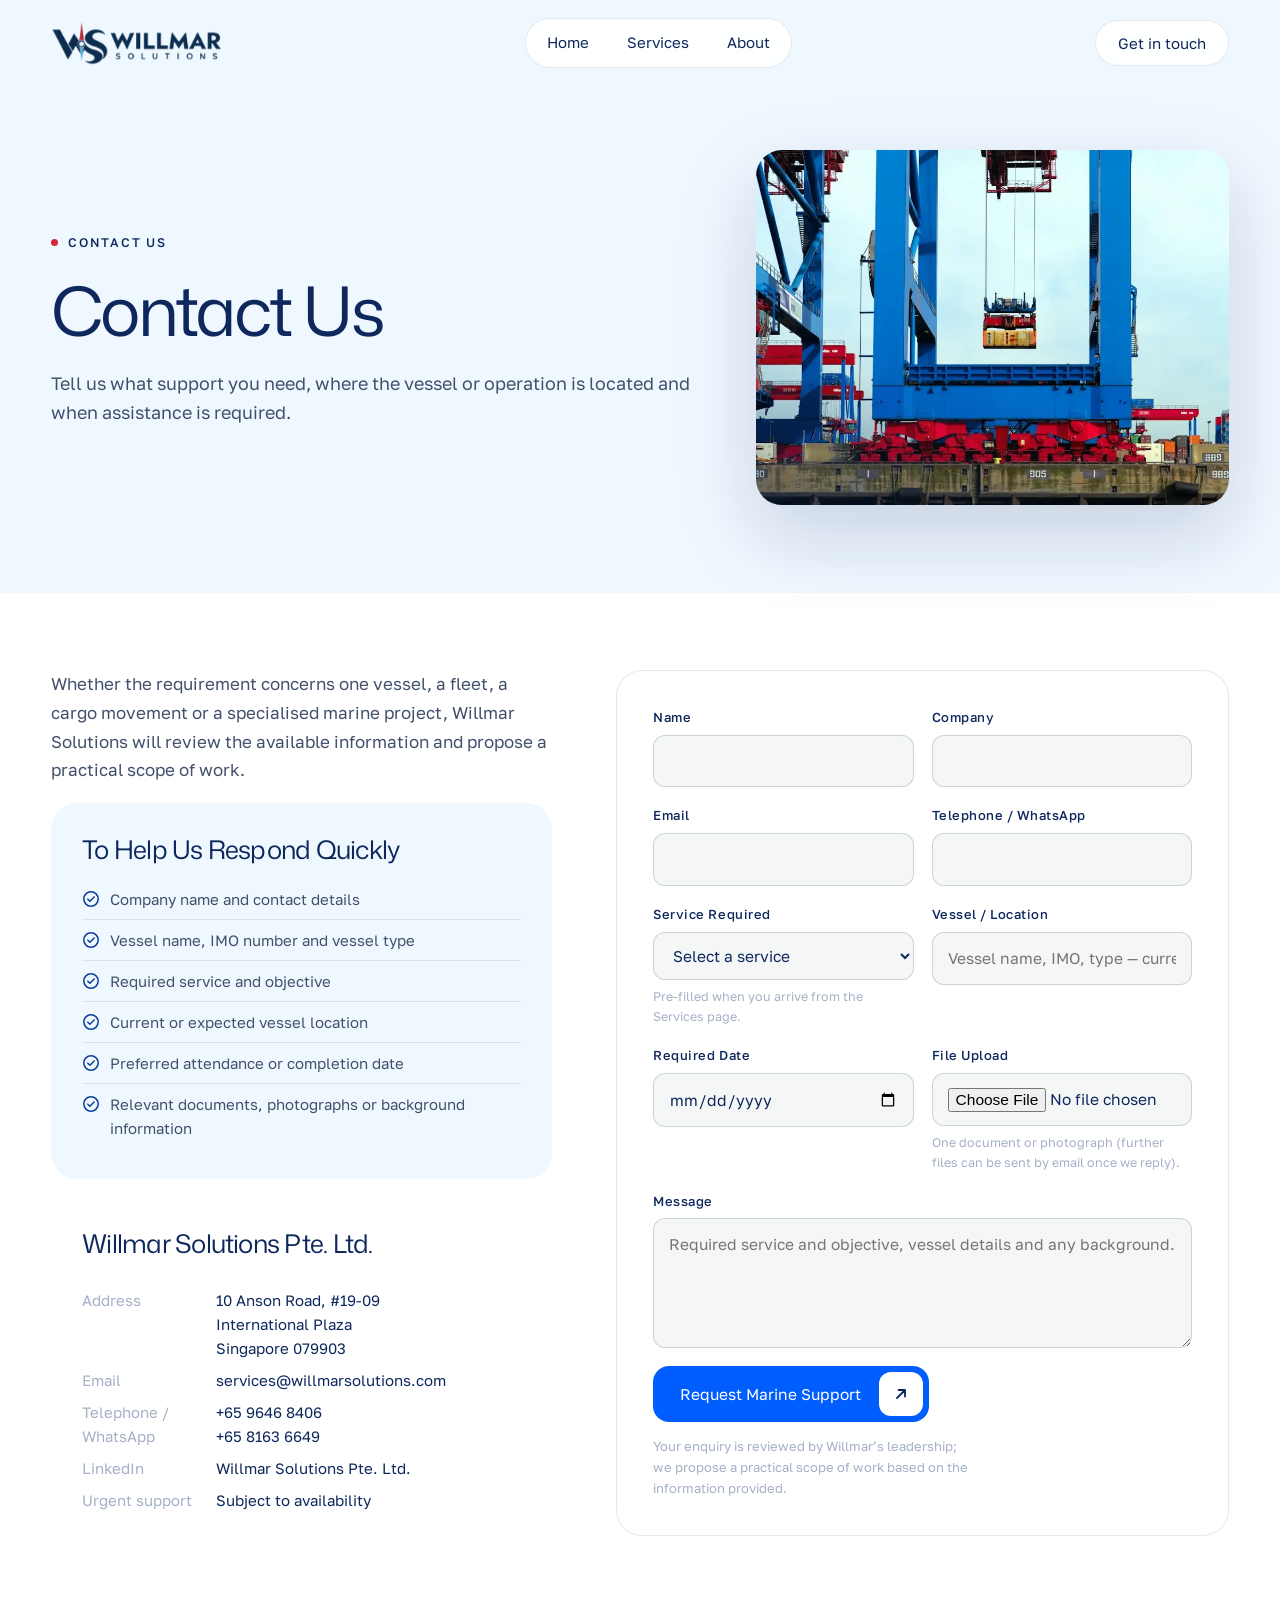
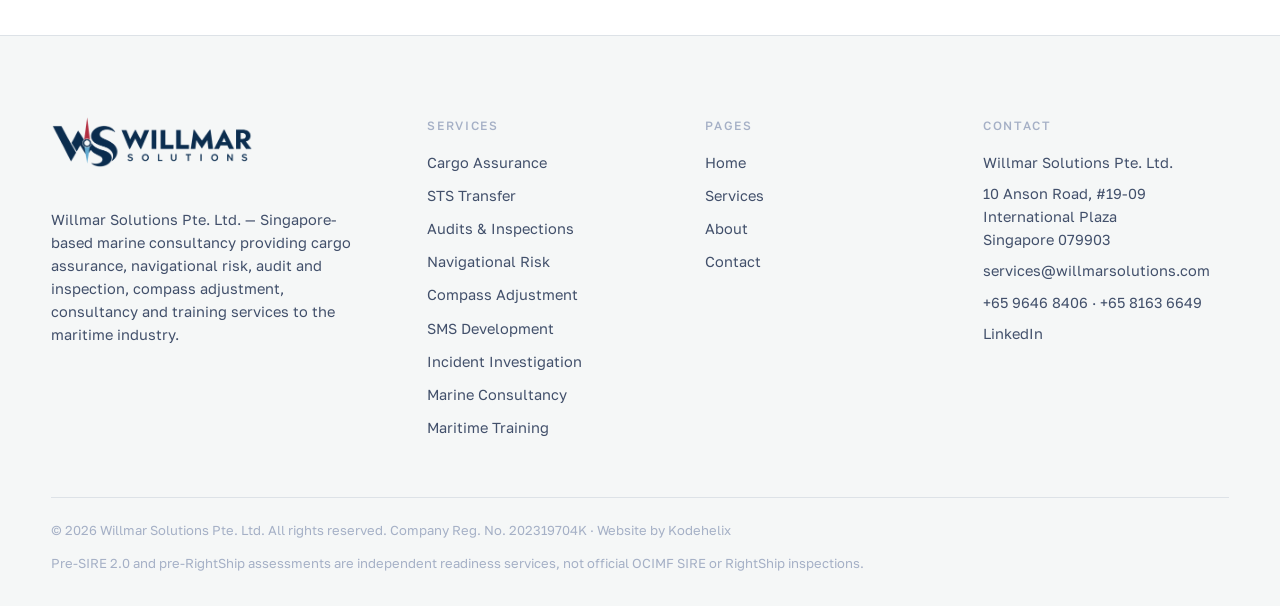
<file: contact.html>
<!doctype html>
<html lang="en">
<head>
<meta charset="utf-8">
<meta name="viewport" content="width=device-width, initial-scale=1">
<title>Contact Us — Willmar Solutions</title>
<meta name="description" content="Willmar Solutions Pte. Ltd. — Singapore-based marine consultancy: cargo assurance, navigational risk assurance, marine audits, remote magnetic compass adjustment, consultancy and maritime training.">
<link rel="icon" type="image/png" href="img/favicon.png">
<link rel="preconnect" href="https://fonts.googleapis.com"><link rel="preconnect" href="https://fonts.gstatic.com" crossorigin><link rel="stylesheet" href="https://fonts.googleapis.com/css2?family=Mona+Sans:wght@400;500;600;700&family=Golos+Text:wght@400;500;600&display=swap">
<link rel="stylesheet" href="site.css?v=8">
</head>
<body>

<header class="header" id="header">
<div class="wrap">
  <a class="brand" href="index.html" aria-label="Willmar Solutions home"><span class="lg lg-full ph-logo-full-web" role="img" aria-label="Willmar Solutions"></span><span class="lg lg-mark ph-logo-mark-web" role="img" aria-label="Willmar Solutions"></span></a>
  <ul class="nav" aria-label="Primary">
    <li><a href="index.html">Home</a></li>
    <li><a href="services.html">Services</a></li>
    <li><a href="about.html">About</a></li>
  </ul>
  <div class="header-cta">
    <a class="btn-ghost" href="contact.html">Get in touch</a>
    <button class="burger" type="button" id="burger" aria-label="Open menu"><svg viewBox="0 0 20 20" fill="none" stroke="currentColor" stroke-width="1.8" stroke-linecap="round"><path d="M3 6h14M3 10h14M3 14h14"/></svg></button>
  </div>
</div>
</header>
<div class="drawer" id="drawer" aria-hidden="true">
  <div class="top"><a class="brand" href="index.html"><span class="lg lg-full ph-logo-full-web" role="img" aria-label="Willmar Solutions"></span><span class="lg lg-mark ph-logo-mark-web" role="img" aria-label="Willmar Solutions"></span></a><button class="close" type="button" id="drawer-close" aria-label="Close menu"><svg viewBox="0 0 20 20" fill="none" stroke="currentColor" stroke-width="1.8" stroke-linecap="round"><path d="m5 5 10 10M15 5 5 15"/></svg></button></div>
  <a href="index.html">Home</a>
  <a href="services.html">Services</a>
  <a href="about.html">About</a>
  <a href="contact.html">Contact</a>
  <a class="btn primary" href="contact.html"><span>Request Marine Support</span><span class="ic"><svg viewBox="0 0 16 16" fill="none" stroke="currentColor" stroke-width="1.8" stroke-linecap="round" stroke-linejoin="round"><path d="M4 12 12 4M5.5 4H12v6.5"/></svg></span></a>
</div>
<main class="page" data-page="contact" id="top"><section class="page-hero"><div class="wrap split"><div><span class="eyebrow">Contact Us</span><h1>Contact Us</h1><p class="lead">Tell us what support you need, where the vessel or operation is located and when assistance is required.</p></div><div class="page-hero-img rv"><div class="ph ph-port " role="img" aria-label="Gantry crane lifting a container"></div></div></div></section>
<section class="section tight white"><div class="wrap contact-grid">
  <div class="contact-side">
    <div class="prose"><p>Whether the requirement concerns one vessel, a fleet, a cargo movement or a specialised marine project, Willmar Solutions will review the available information and propose a practical scope of work.</p></div>
    <div class="card mist"><h4 class="h4">To Help Us Respond Quickly</h4><ul><li><svg viewBox="0 0 20 20" fill="none" stroke="currentColor" stroke-width="1.7" stroke-linecap="round" stroke-linejoin="round"><circle cx="10" cy="10" r="8"/><path d="m6.5 10.2 2.3 2.3 4.7-4.8"/></svg><span>Company name and contact details</span></li><li><svg viewBox="0 0 20 20" fill="none" stroke="currentColor" stroke-width="1.7" stroke-linecap="round" stroke-linejoin="round"><circle cx="10" cy="10" r="8"/><path d="m6.5 10.2 2.3 2.3 4.7-4.8"/></svg><span>Vessel name, IMO number and vessel type</span></li><li><svg viewBox="0 0 20 20" fill="none" stroke="currentColor" stroke-width="1.7" stroke-linecap="round" stroke-linejoin="round"><circle cx="10" cy="10" r="8"/><path d="m6.5 10.2 2.3 2.3 4.7-4.8"/></svg><span>Required service and objective</span></li><li><svg viewBox="0 0 20 20" fill="none" stroke="currentColor" stroke-width="1.7" stroke-linecap="round" stroke-linejoin="round"><circle cx="10" cy="10" r="8"/><path d="m6.5 10.2 2.3 2.3 4.7-4.8"/></svg><span>Current or expected vessel location</span></li><li><svg viewBox="0 0 20 20" fill="none" stroke="currentColor" stroke-width="1.7" stroke-linecap="round" stroke-linejoin="round"><circle cx="10" cy="10" r="8"/><path d="m6.5 10.2 2.3 2.3 4.7-4.8"/></svg><span>Preferred attendance or completion date</span></li><li><svg viewBox="0 0 20 20" fill="none" stroke="currentColor" stroke-width="1.7" stroke-linecap="round" stroke-linejoin="round"><circle cx="10" cy="10" r="8"/><path d="m6.5 10.2 2.3 2.3 4.7-4.8"/></svg><span>Relevant documents, photographs or background information</span></li></ul></div>
    <div class="card"><h4 class="h4">Willmar Solutions Pte. Ltd.</h4>
      <dl class="detail"><dt>Address</dt><dd>10 Anson Road, #19-09<br>International Plaza<br>Singapore 079903</dd><dt>Email</dt><dd><a href="mailto:services@willmarsolutions.com">services@willmarsolutions.com</a></dd><dt>Telephone / WhatsApp</dt><dd><a href="tel:+6596468406">+65 9646 8406</a><br><a href="tel:+6581636649">+65 8163 6649</a></dd><dt>LinkedIn</dt><dd><a href="https://www.linkedin.com/company/willmar-solutions-pte-ltd/" target="_blank" rel="noopener">Willmar Solutions Pte. Ltd.</a></dd><dt>Urgent support</dt><dd>Subject to availability</dd></dl>
    </div>
  </div>
  <form class="form" id="enquiry" novalidate action="https://formsubmit.co/services@willmarsolutions.com" method="post" enctype="multipart/form-data">
    <input type="hidden" name="_subject" value="Website enquiry — Willmar Solutions">
    <input type="hidden" name="_template" value="table">
    <input type="hidden" name="_captcha" value="false">
    <input type="hidden" name="_next" id="f-next" value="">
    <input type="text" name="_honey" class="hp" tabindex="-1" autocomplete="off" aria-hidden="true">
    <div class="field"><label for="f-name">Name</label><input id="f-name" name="name" type="text" autocomplete="name" required></div>
    <div class="field"><label for="f-company">Company</label><input id="f-company" name="company" type="text" autocomplete="organization"></div>
    <div class="field"><label for="f-email">Email</label><input id="f-email" name="email" type="email" autocomplete="email" required></div>
    <div class="field"><label for="f-phone">Telephone / WhatsApp</label><input id="f-phone" name="phone" type="tel" autocomplete="tel"></div>
    <div class="field"><label for="f-service">Service Required</label><select id="f-service" name="service"><option value="">Select a service</option><option value="cargo-assurance">Cargo Assurance and Loss Prevention</option><option value="sts-transfer">Ship-to-Ship (STS) Transfer Support and Supervision</option><option value="marine-audits">Marine Audits, Inspections, Surveys &amp; Vessel Readiness</option><option value="navigational-risk-assurance">Navigational Risk Assurance – Remote Passage Planning and ECDIS Review</option><option value="compass-adjustment">Magnetic Compass Adjustment – Remote and Onboard</option><option value="sms-development">SMS Development, Simplification and Documentation</option><option value="incident-investigation">Incident Investigation and Root Cause Analysis</option><option value="marine-consultancy">Marine Operations and Consultancy Services</option><option value="maritime-training">Maritime Training and Competency Development</option><option value="other">Other / not sure yet</option></select><span class="hint">Pre-filled when you arrive from the Services page.</span></div>
    <div class="field"><label for="f-vessel">Vessel / Location</label><input id="f-vessel" name="vessel" type="text" placeholder="Vessel name, IMO, type — current or expected location"></div>
    <div class="field"><label for="f-date">Required Date</label><input id="f-date" name="date" type="date"></div>
    <div class="field"><label for="f-file">File Upload</label><input id="f-file" name="attachment" type="file"><span class="hint">One document or photograph (further files can be sent by email once we reply).</span></div>
    <div class="field full"><label for="f-message">Message</label><textarea id="f-message" name="message" placeholder="Required service and objective, vessel details and any background."></textarea></div>
    <div class="form-msg" id="form-msg" role="status"></div>
    <div class="form-foot"><button class="btn primary" type="submit"><span>Request Marine Support</span><span class="ic"><svg viewBox="0 0 16 16" fill="none" stroke="currentColor" stroke-width="1.8" stroke-linecap="round" stroke-linejoin="round"><path d="M4 12 12 4M5.5 4H12v6.5"/></svg></span></button><small>Your enquiry is reviewed by Willmar’s leadership; we propose a practical scope of work based on the information provided.</small></div>
  </form>
</div></section></main>
<a class="to-top" id="to-top" href="#top" aria-label="Back to top"><svg viewBox="0 0 16 16" fill="none" stroke="currentColor" stroke-width="1.8" stroke-linecap="round" stroke-linejoin="round"><path d="M8 13V3M3.5 7.5 8 3l4.5 4.5"/></svg></a>
<footer class="footer">
<div class="wrap">
  <div class="cols">
    <div>
      <a class="brand footer-brand" href="index.html"><span class="lg lg-full ph-logo-full-web" role="img" aria-label="Willmar Solutions"></span><span class="lg lg-mark ph-logo-mark-web" role="img" aria-label="Willmar Solutions"></span></a>
      <p class="about">Willmar Solutions Pte. Ltd. — Singapore-based marine consultancy providing cargo assurance, navigational risk, audit and inspection, compass adjustment, consultancy and training services to the maritime industry.</p>
    </div>
    <div><h5>Services</h5><ul><li><a href="services.html#cargo-assurance">Cargo Assurance</a></li><li><a href="services.html#sts-transfer">STS Transfer</a></li><li><a href="services.html#marine-audits">Audits &amp; Inspections</a></li><li><a href="services.html#navigational-risk-assurance">Navigational Risk</a></li><li><a href="services.html#compass-adjustment">Compass Adjustment</a></li><li><a href="services.html#sms-development">SMS Development</a></li><li><a href="services.html#incident-investigation">Incident Investigation</a></li><li><a href="services.html#marine-consultancy">Marine Consultancy</a></li><li><a href="services.html#maritime-training">Maritime Training</a></li></ul></div>
    <div><h5>Pages</h5><ul><li><a href="index.html">Home</a></li><li><a href="services.html">Services</a></li><li><a href="about.html">About</a></li><li><a href="contact.html">Contact</a></li></ul></div>
    <div><h5>Contact</h5>
      <div class="contact-line">
        <div>Willmar Solutions Pte. Ltd.</div>
        <div>10 Anson Road, #19-09<br>International Plaza<br>Singapore 079903</div>
        <div><a href="mailto:services@willmarsolutions.com">services@willmarsolutions.com</a></div>
        <div><a href="tel:+6596468406">+65 9646 8406</a> · <a href="tel:+6581636649">+65 8163 6649</a></div>
        <div><a href="https://www.linkedin.com/company/willmar-solutions-pte-ltd/" target="_blank" rel="noopener">LinkedIn</a></div>
      </div>
    </div>
  </div>
  <div class="bottom"><span>© 2026 Willmar Solutions Pte. Ltd. All rights reserved. Company Reg. No. 202319704K · <a href="https://kodehelix.in/" target="_blank" rel="noopener">Website by Kodehelix</a></span><span>Pre-SIRE 2.0 and pre-RightShip assessments are independent readiness services, not official OCIMF SIRE or RightShip inspections.</span></div>
</div>
</footer>
<script src="site.js?v=8"></script>
</body>
</html>
</file>
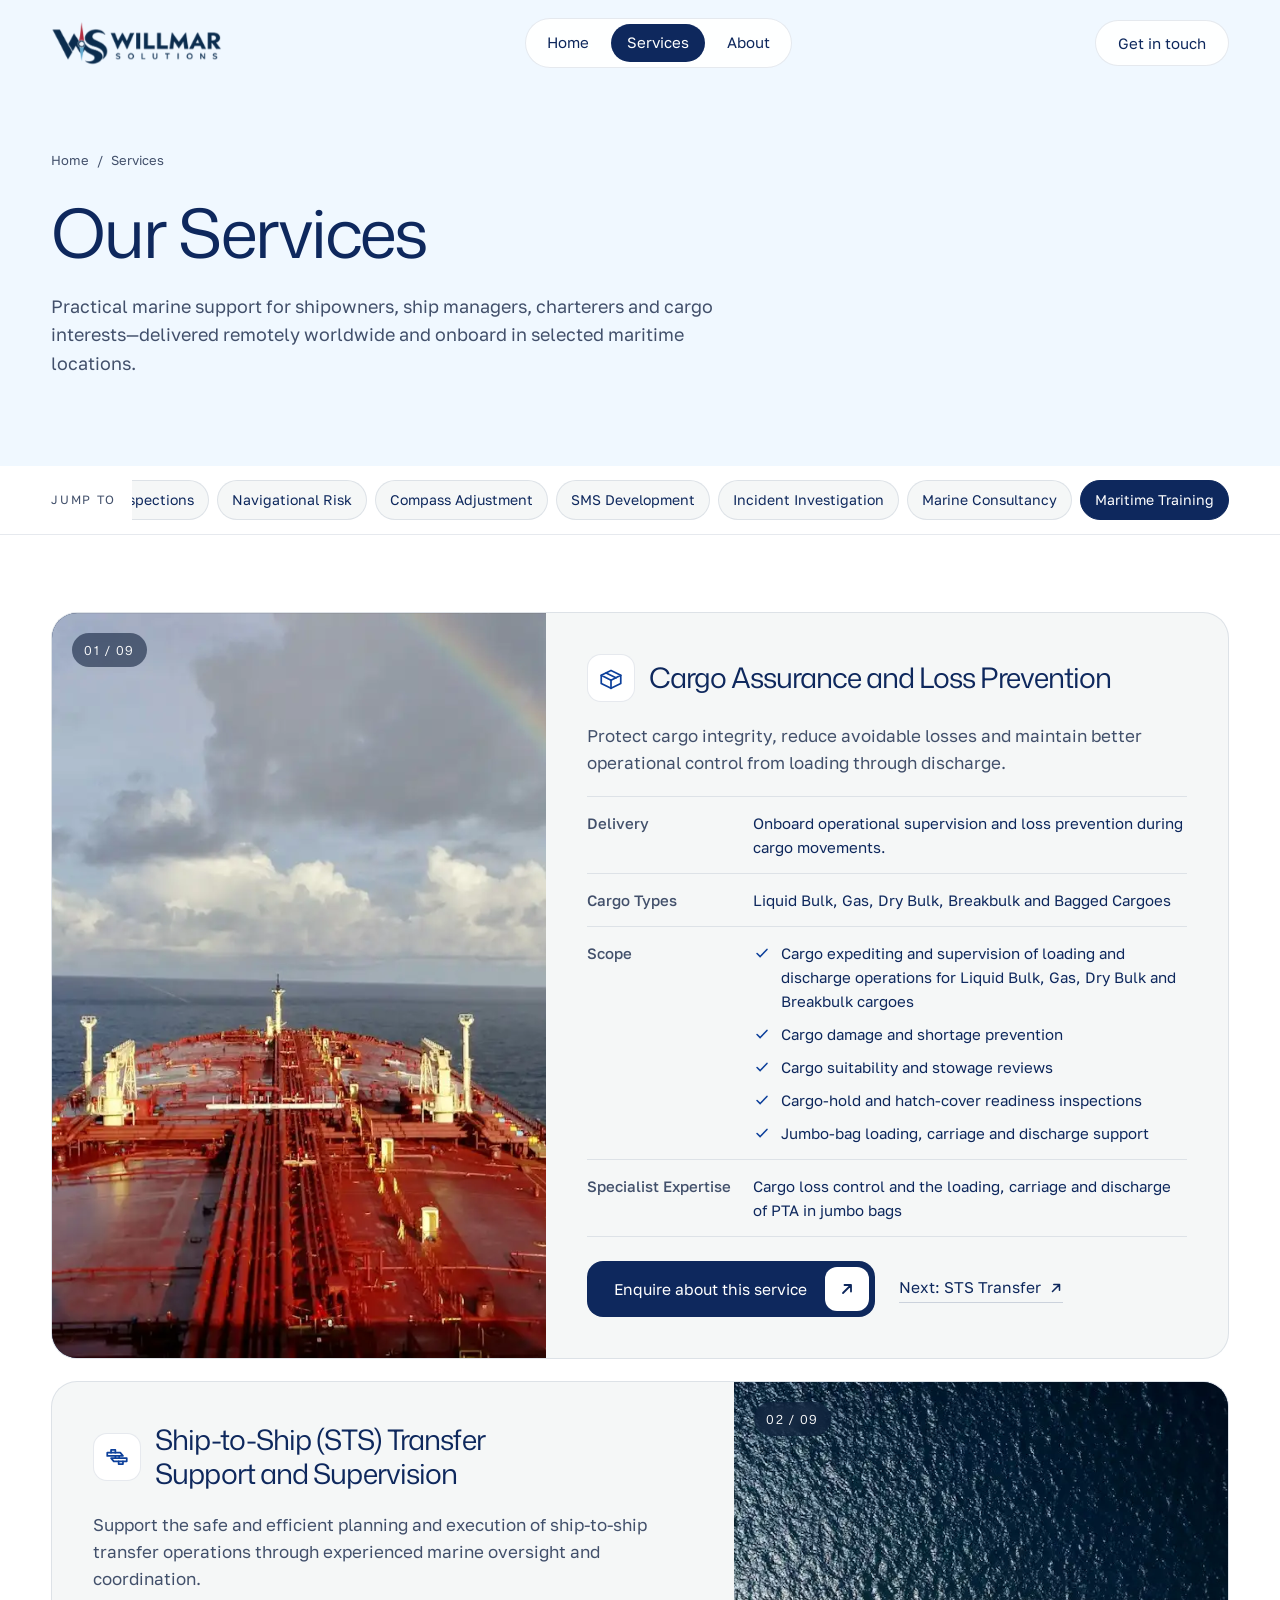
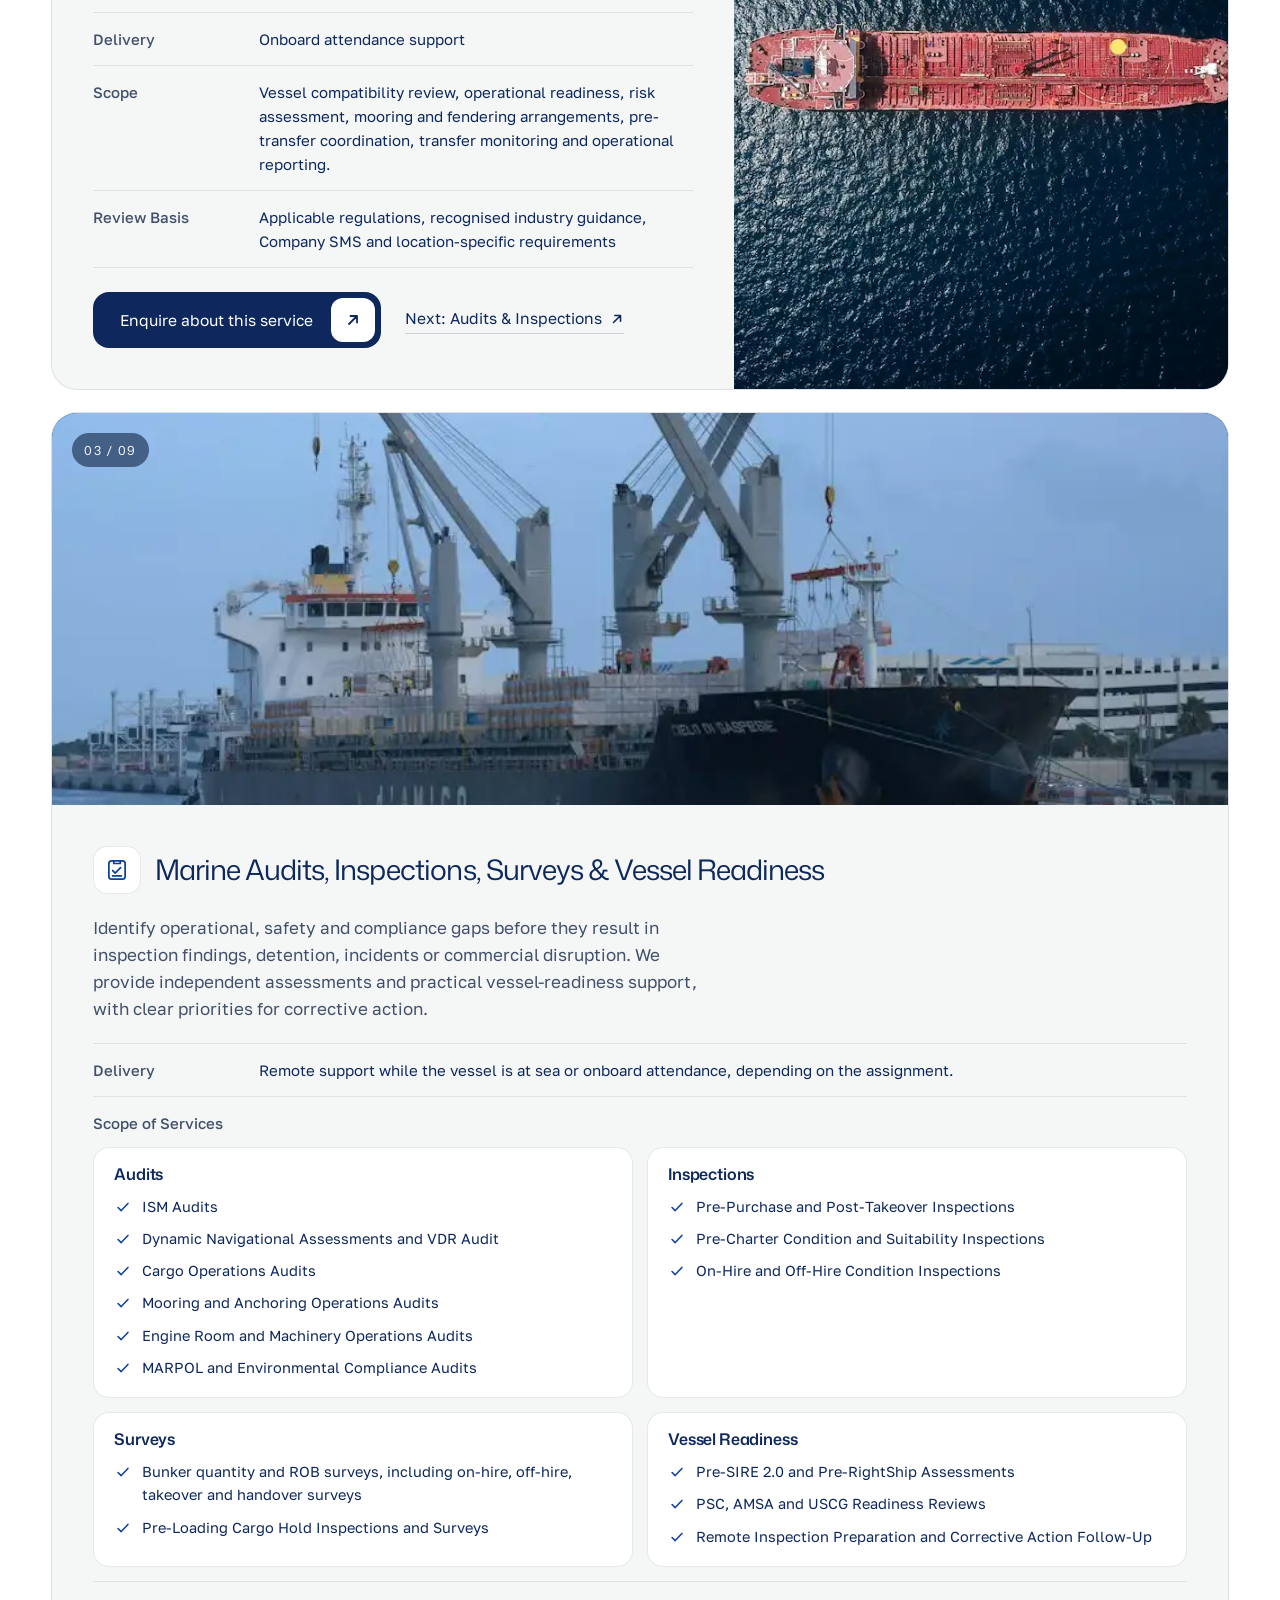
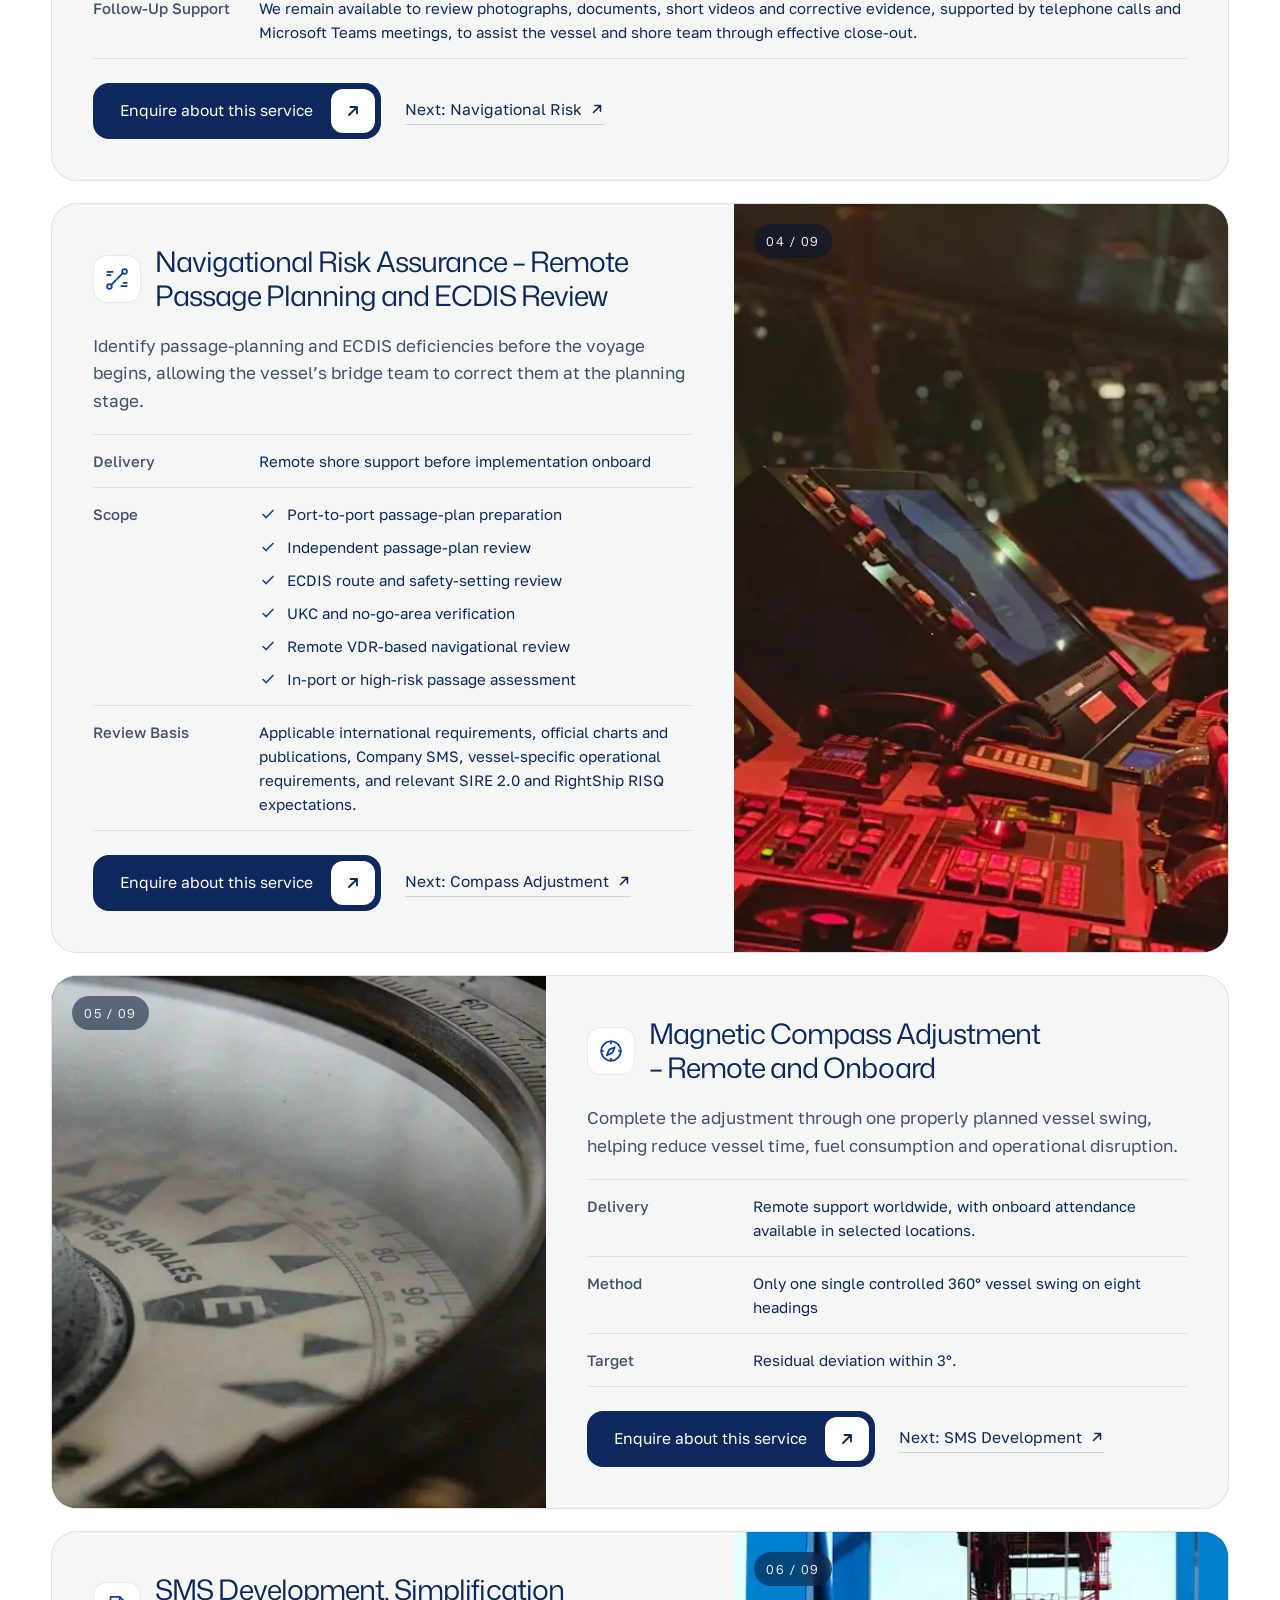
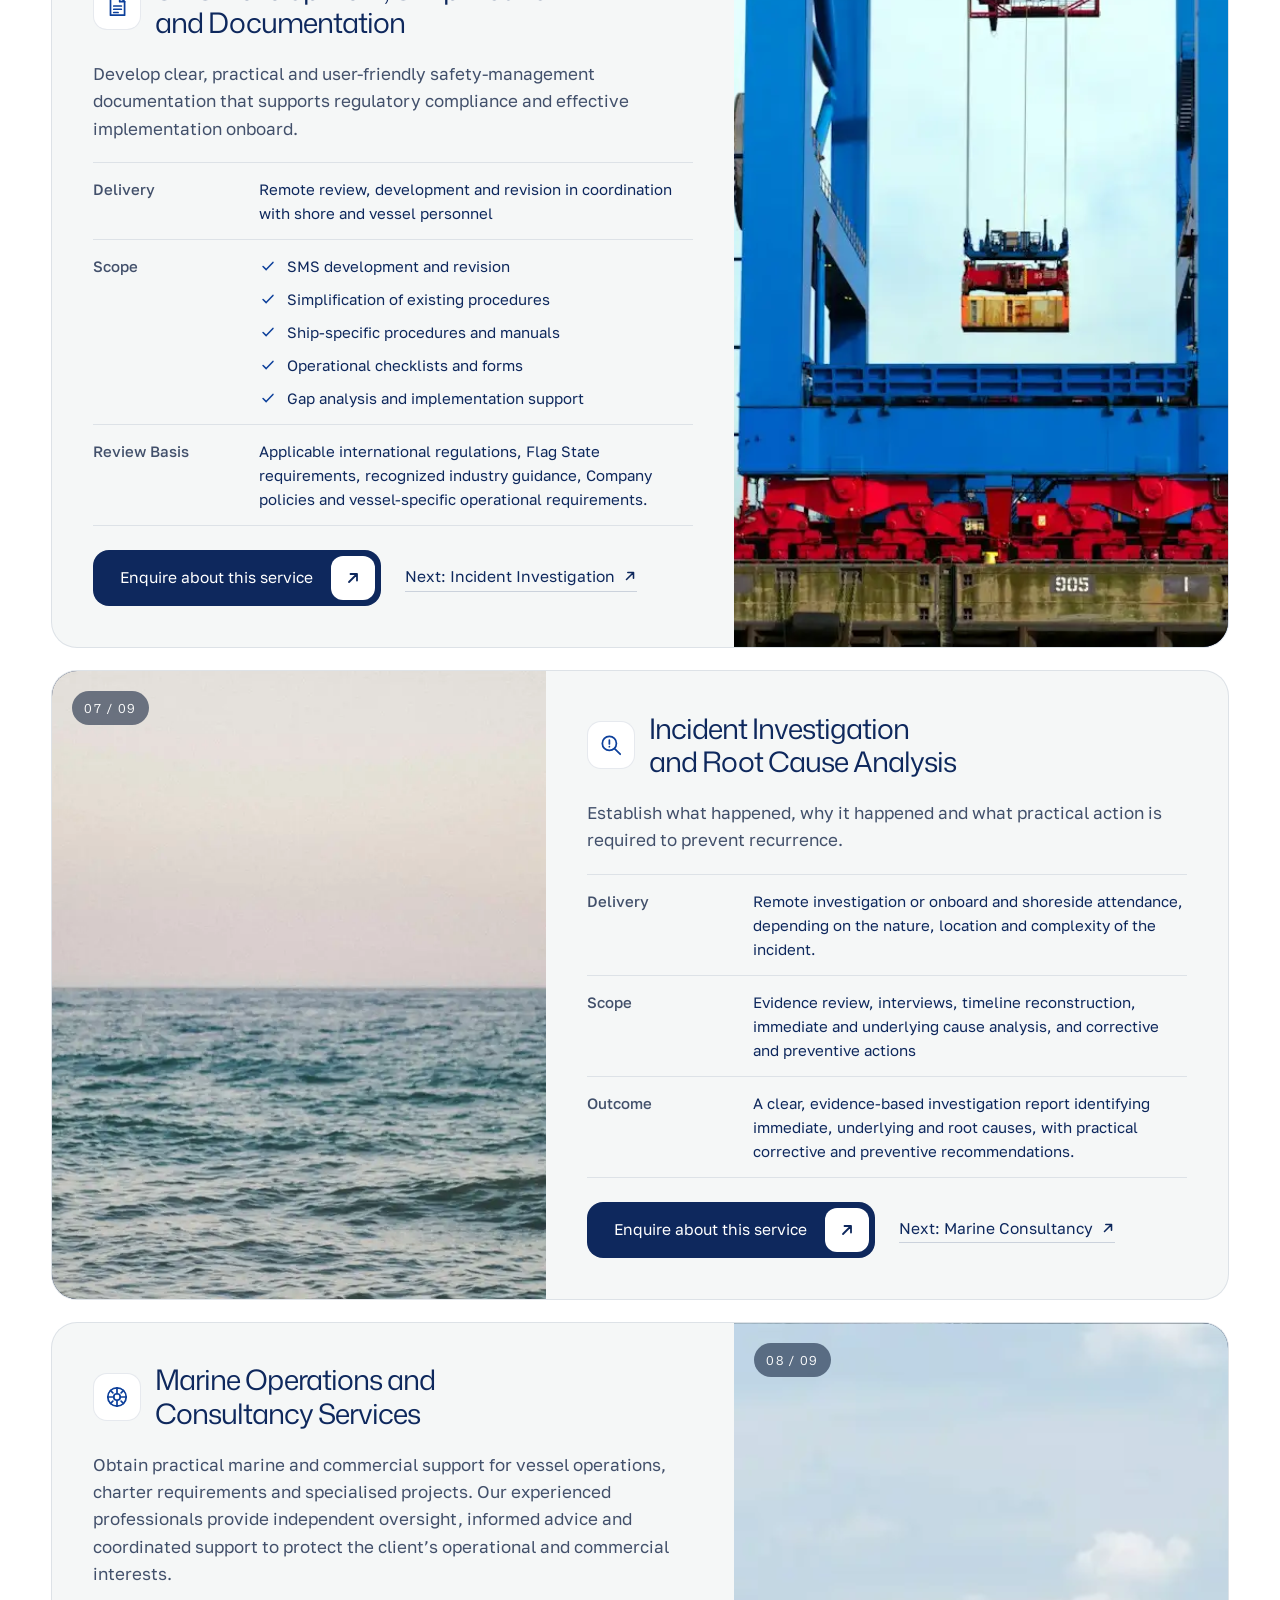
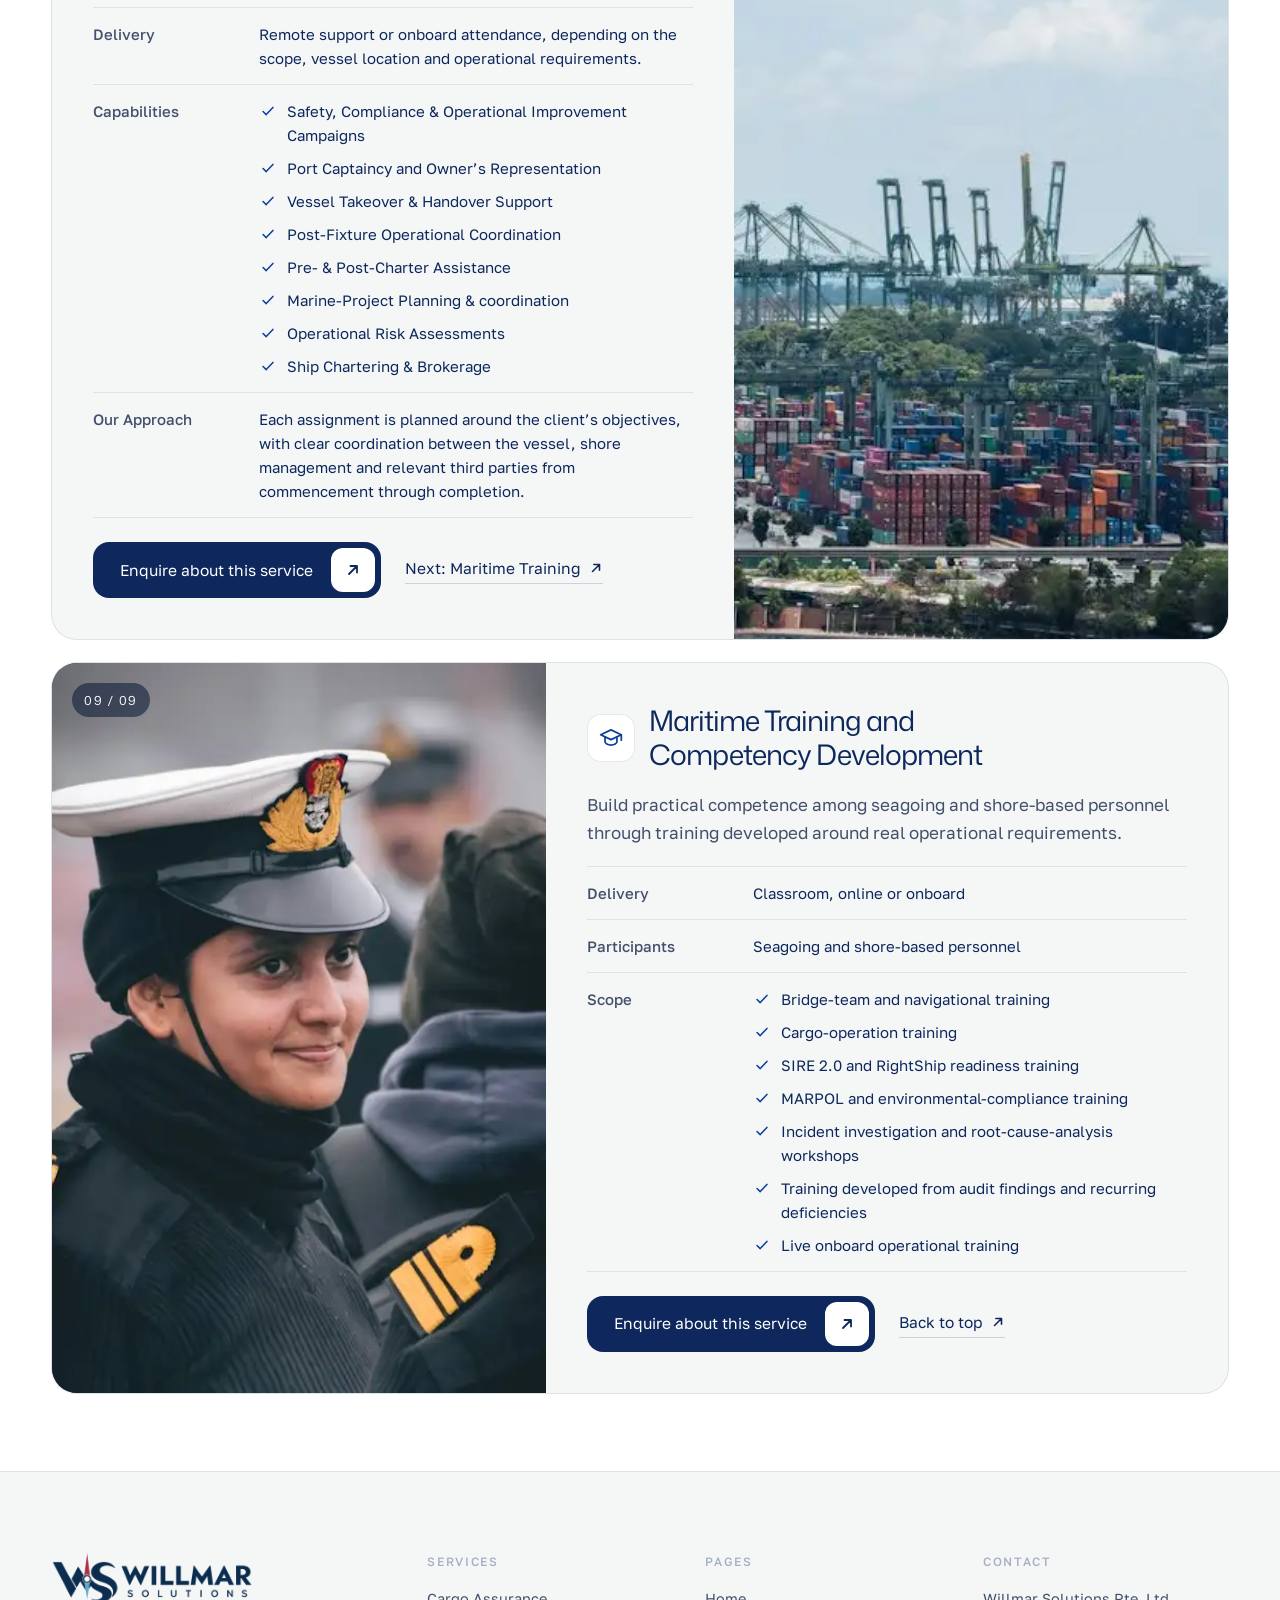
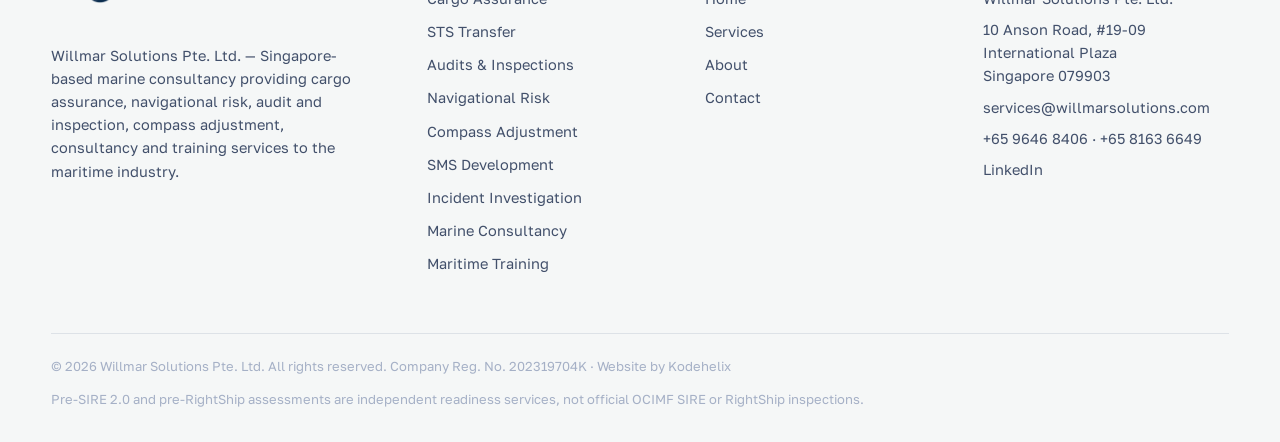
<file: marine-audits.html>
<!doctype html>
<html lang="en"><head><meta charset="utf-8"><title>Willmar Solutions</title><meta name="robots" content="noindex"><link rel="canonical" href="services.html#marine-audits"><meta http-equiv="refresh" content="0; url=services.html#marine-audits"><script>location.replace("services.html#marine-audits")</script></head><body><p><a href="services.html#marine-audits">Continue to Willmar Solutions services</a></p></body></html>
</file>
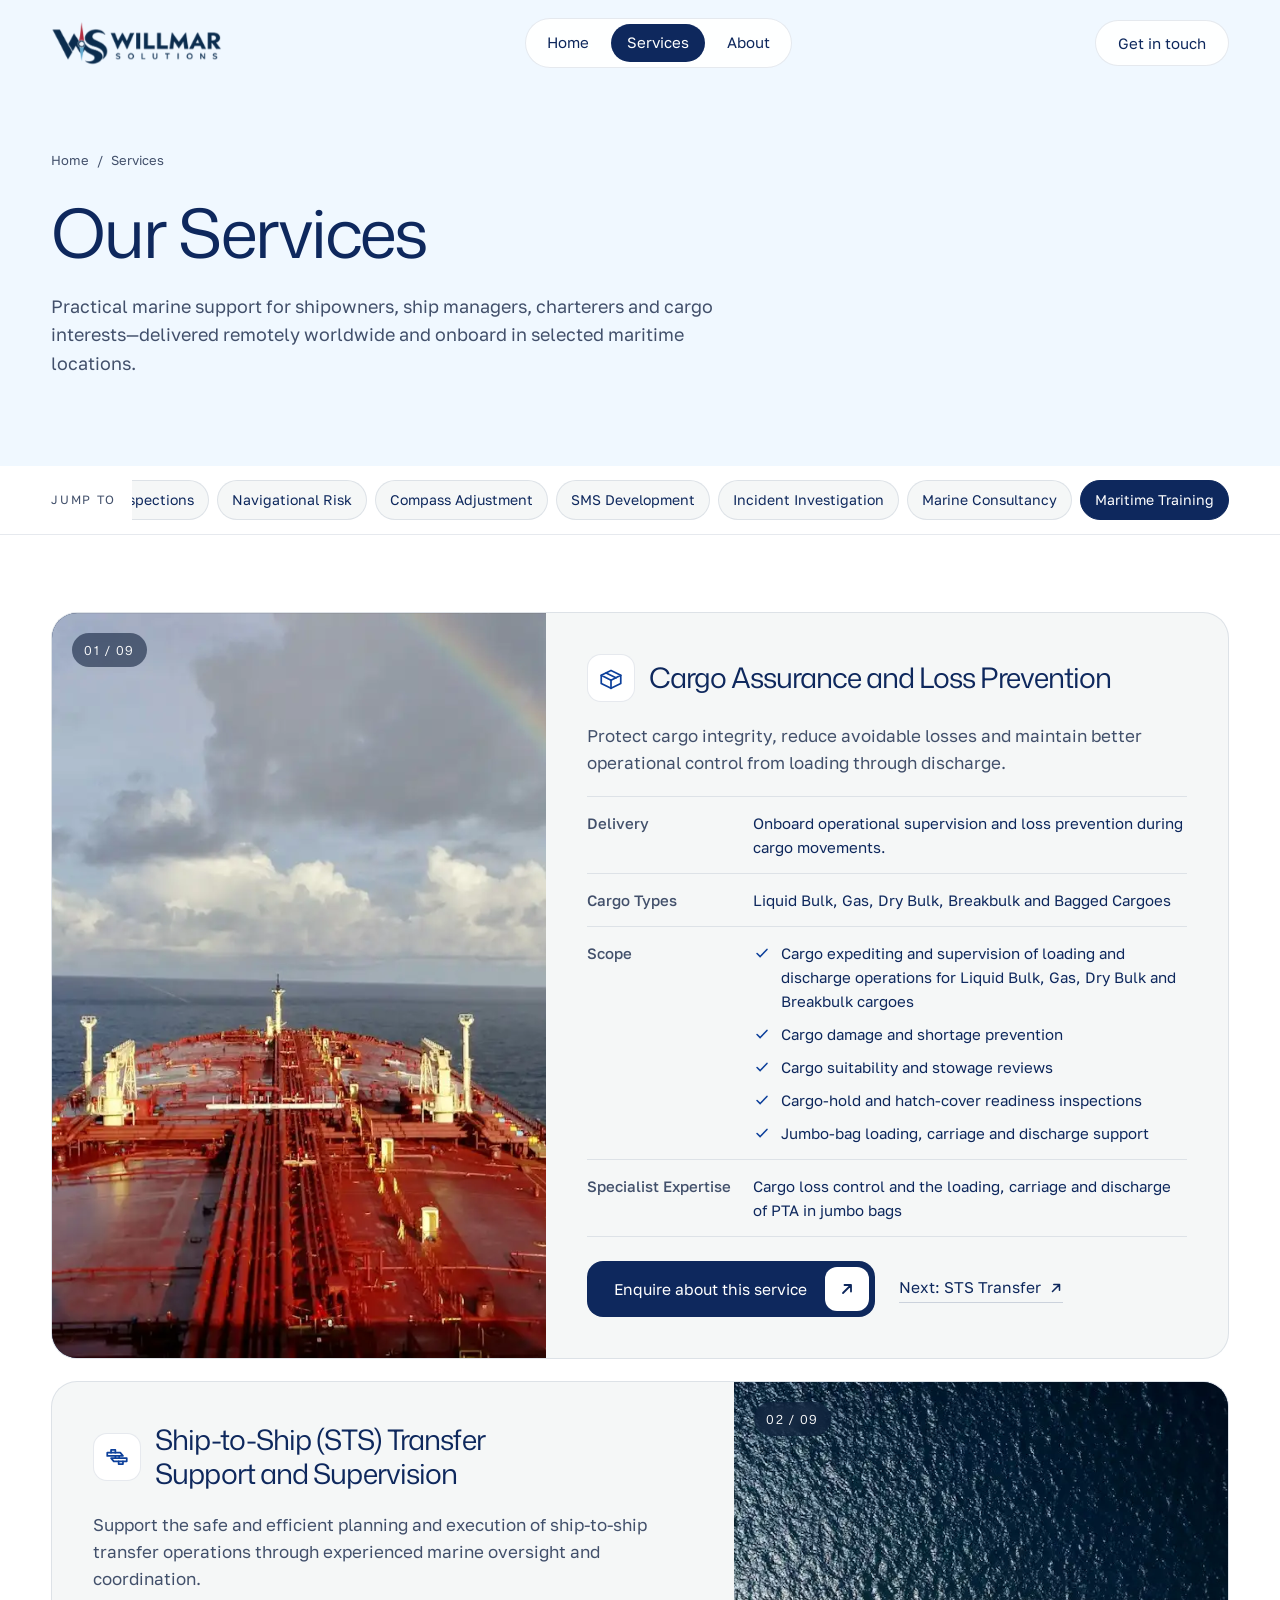
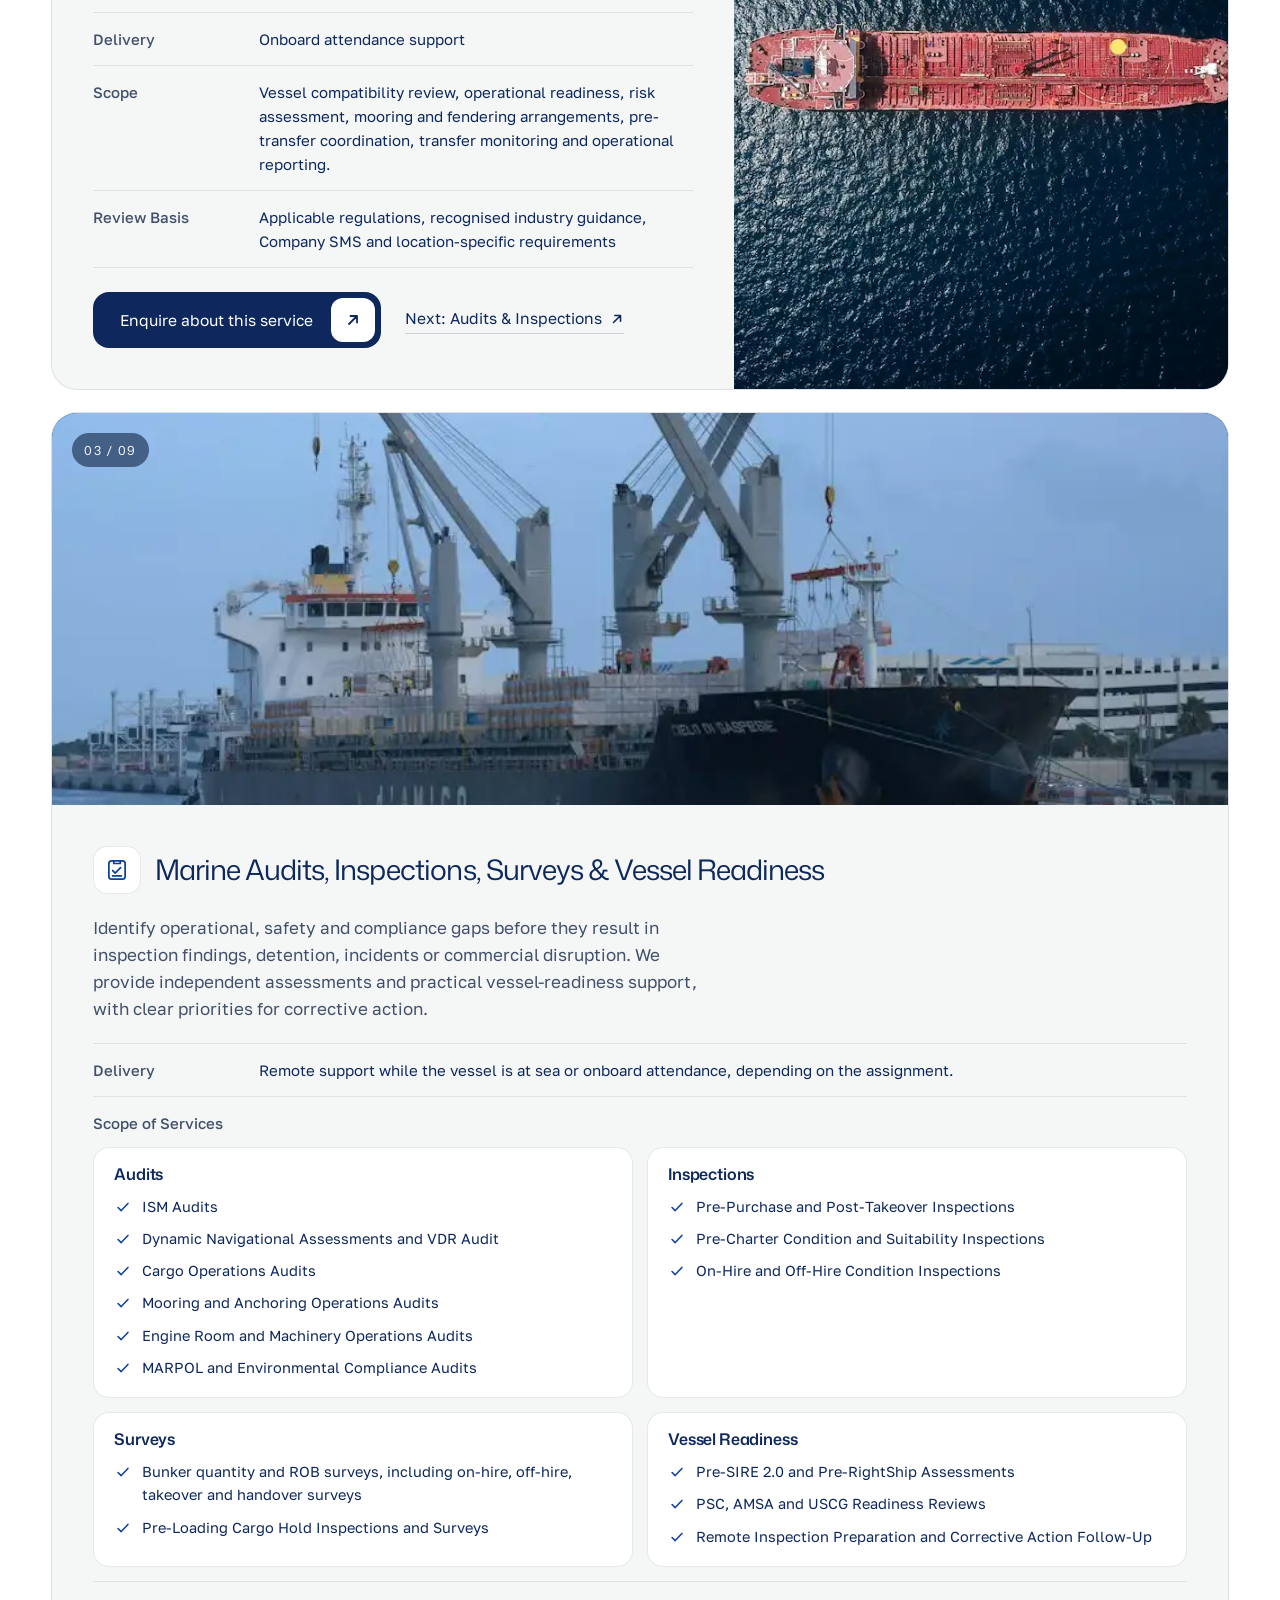
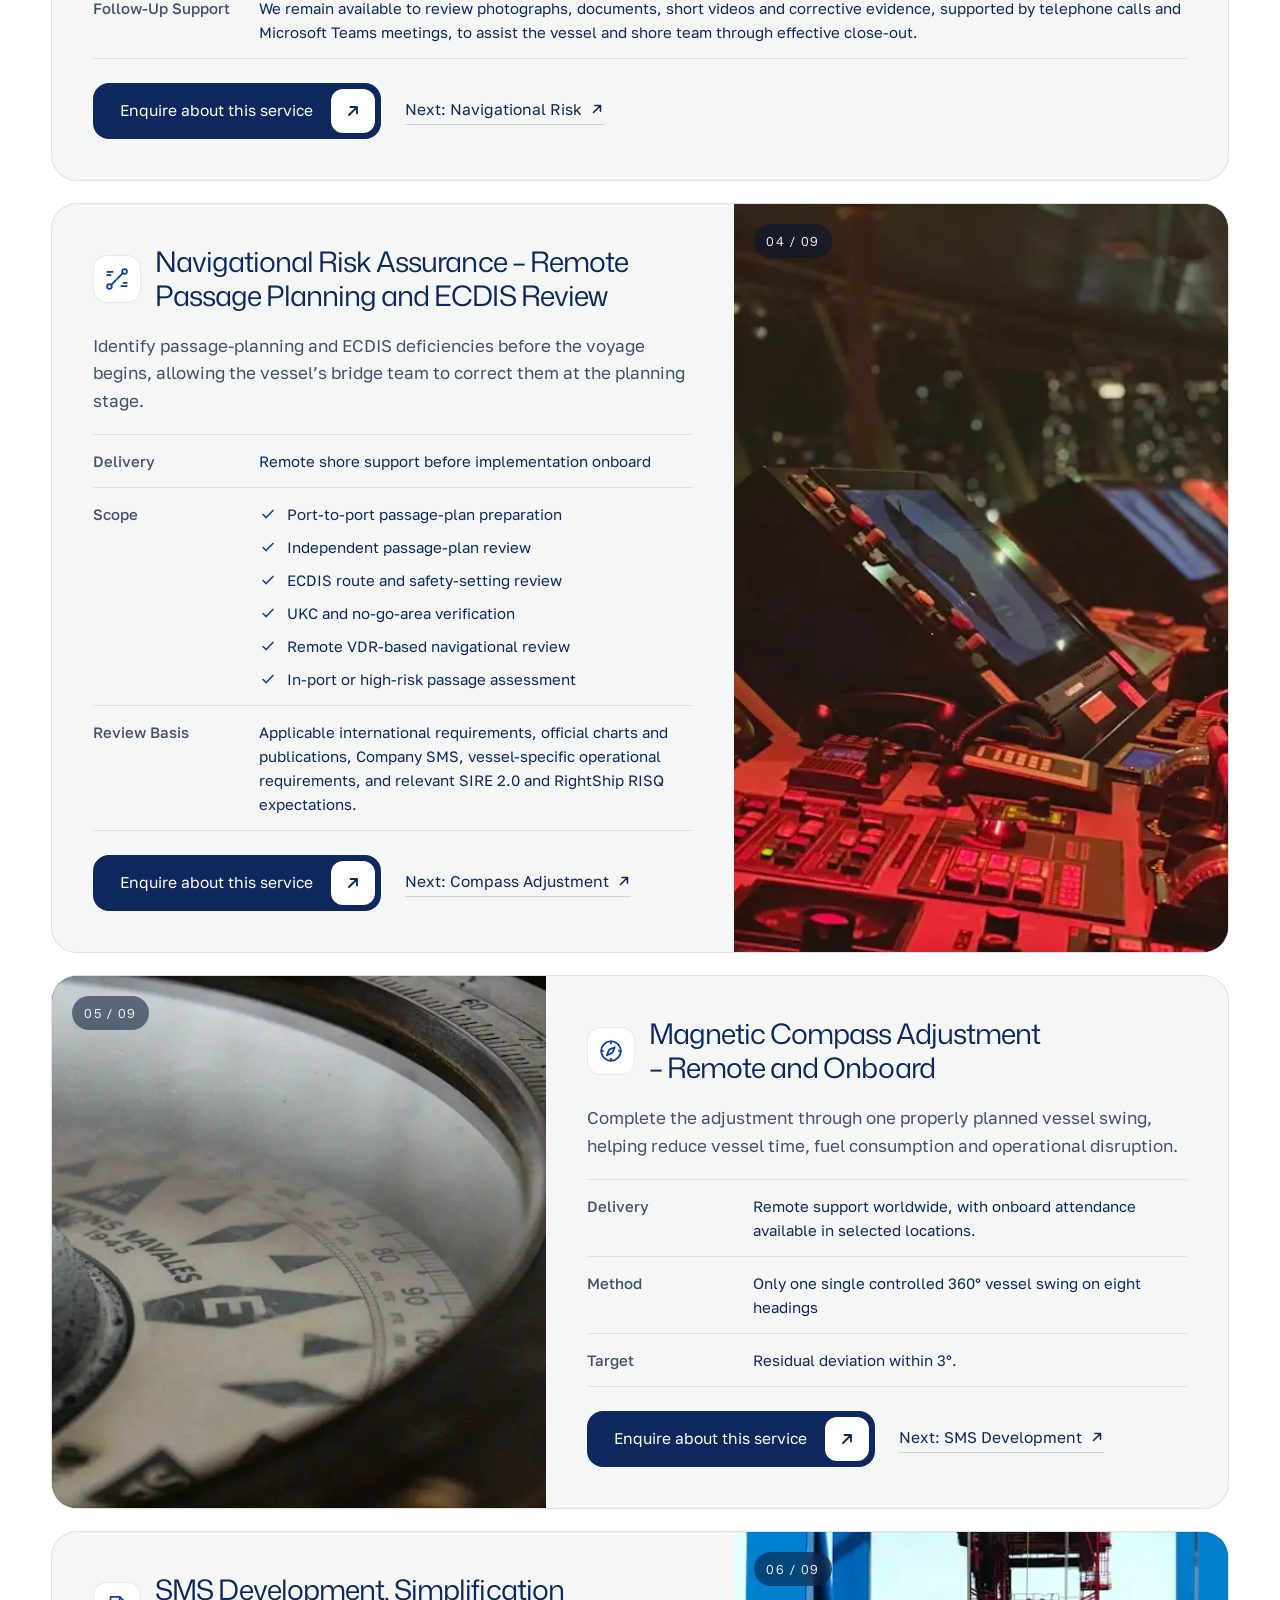
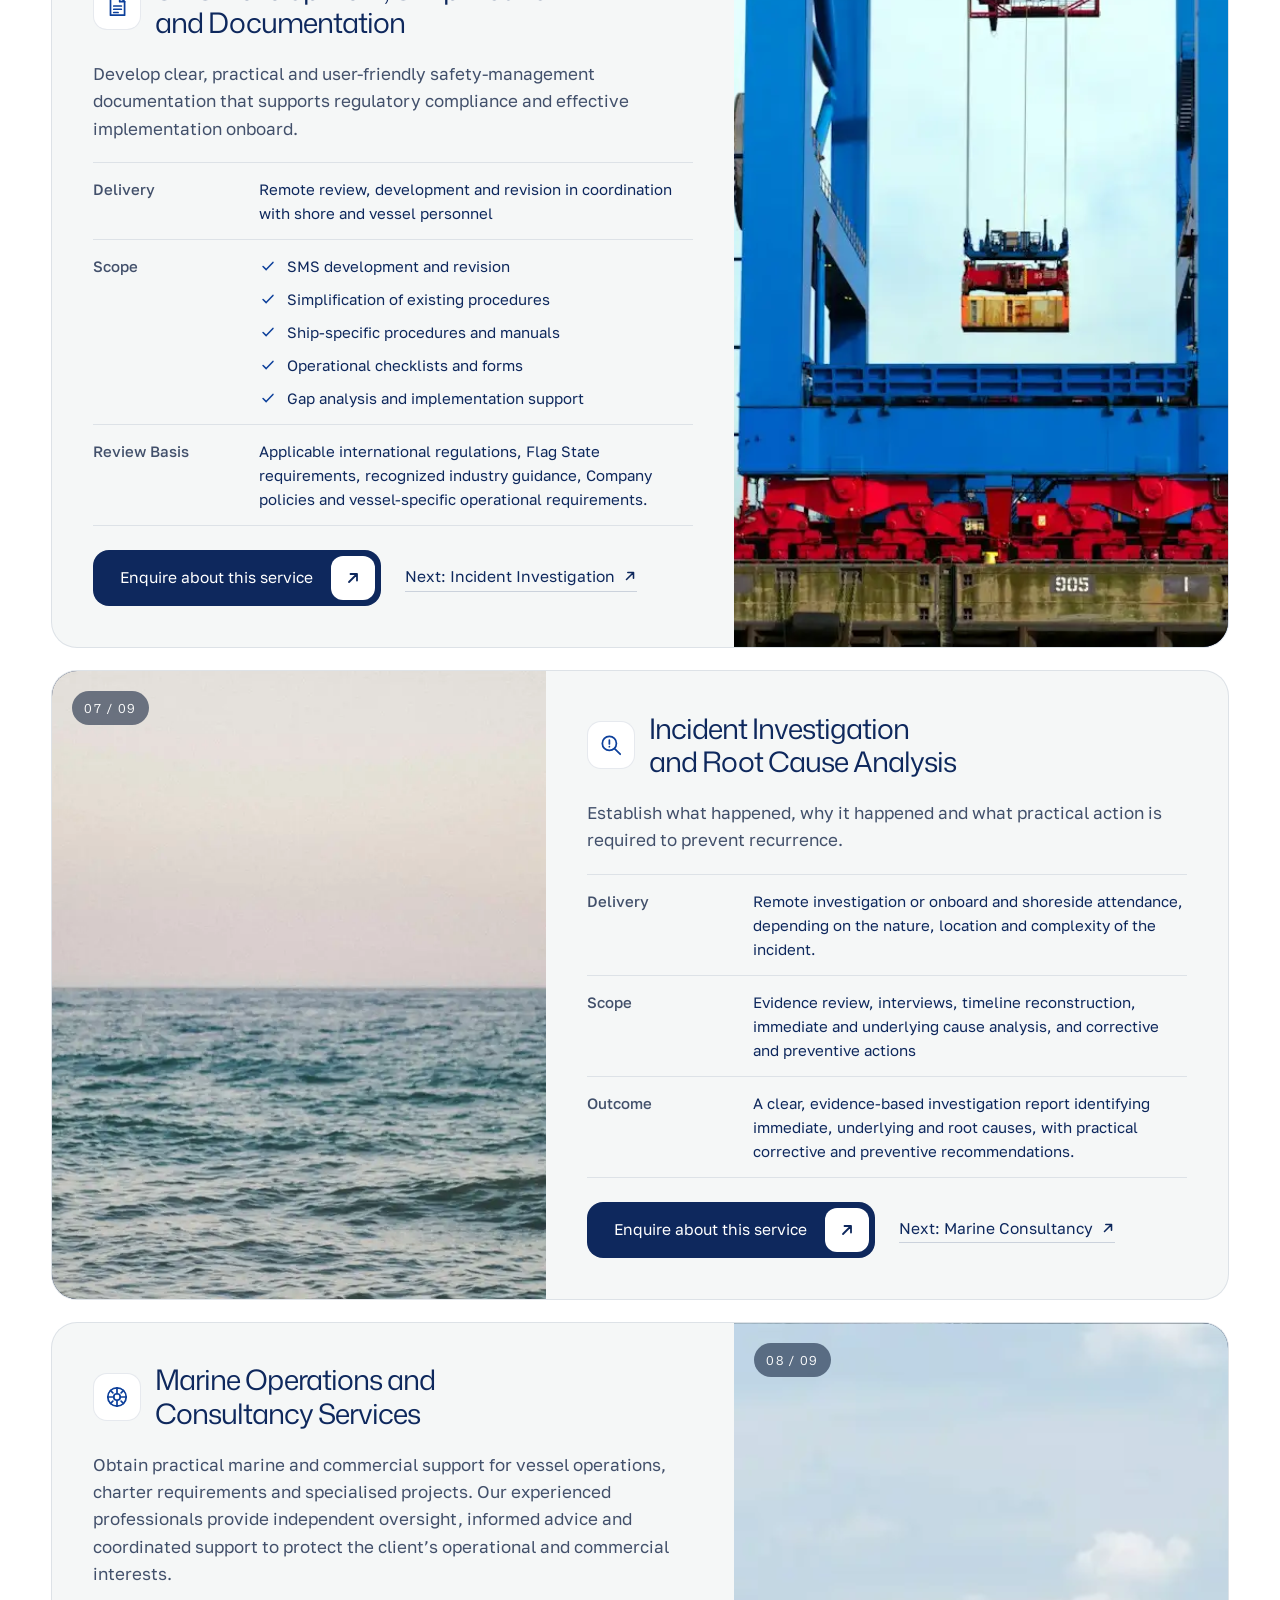
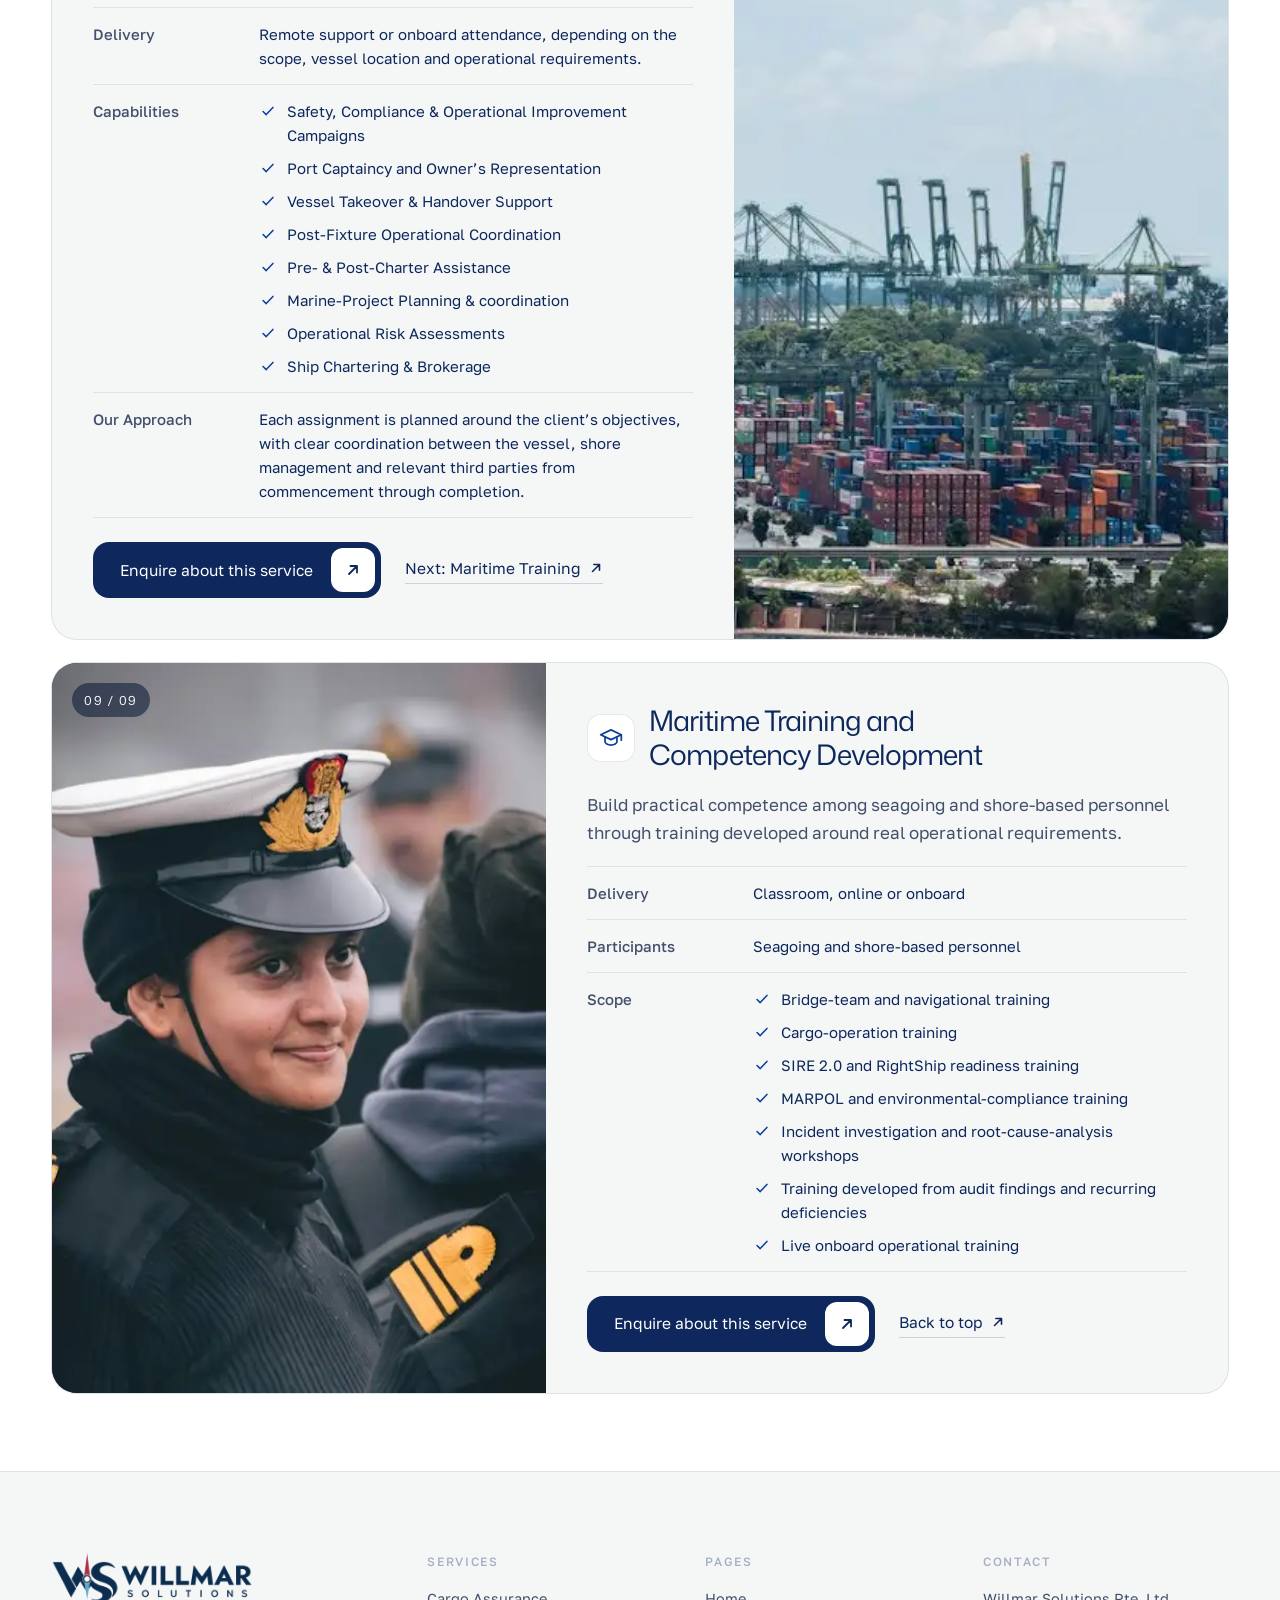
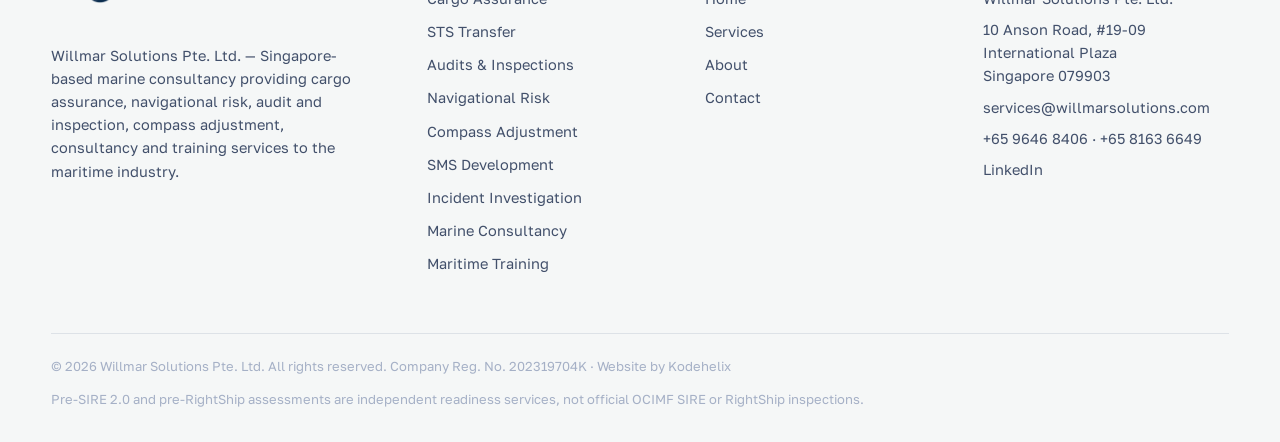
<file: marine-consultancy.html>
<!doctype html>
<html lang="en"><head><meta charset="utf-8"><title>Willmar Solutions</title><meta name="robots" content="noindex"><link rel="canonical" href="services.html#marine-consultancy"><meta http-equiv="refresh" content="0; url=services.html#marine-consultancy"><script>location.replace("services.html#marine-consultancy")</script></head><body><p><a href="services.html#marine-consultancy">Continue to Willmar Solutions services</a></p></body></html>
</file>
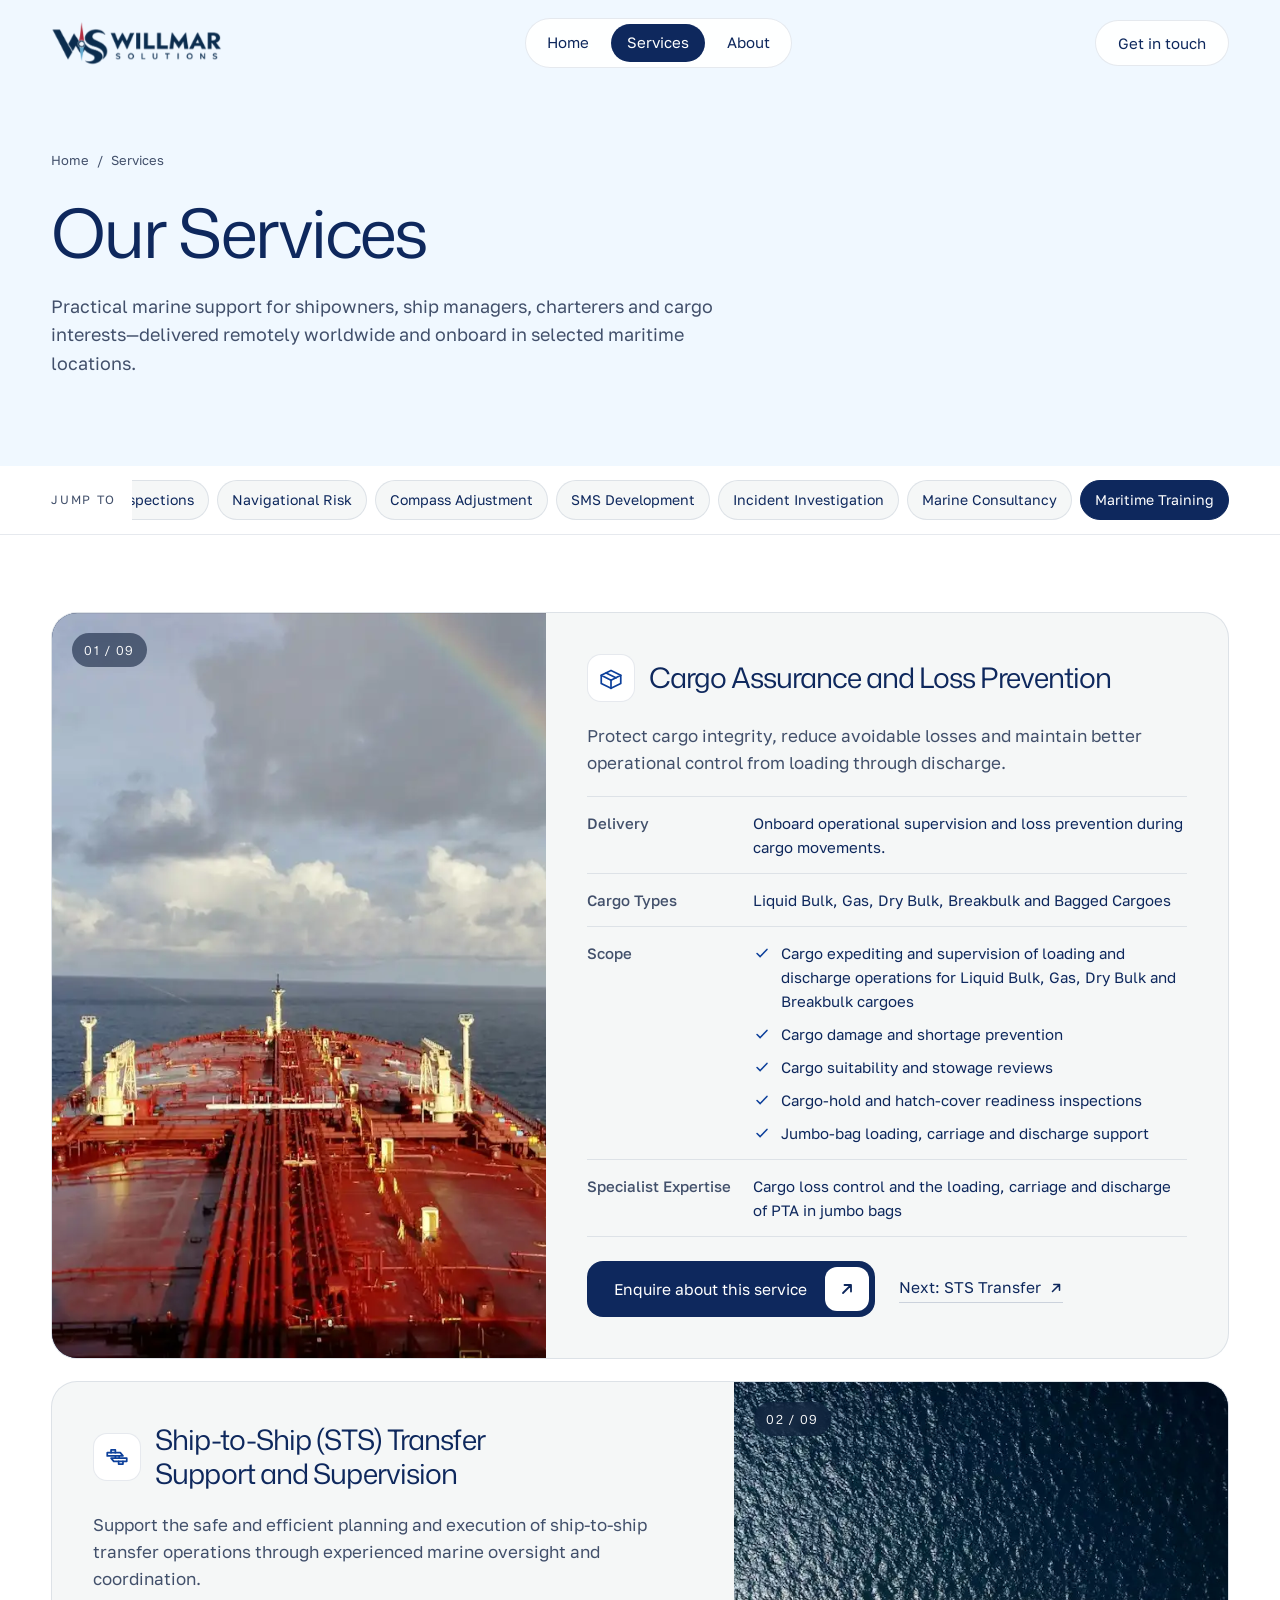
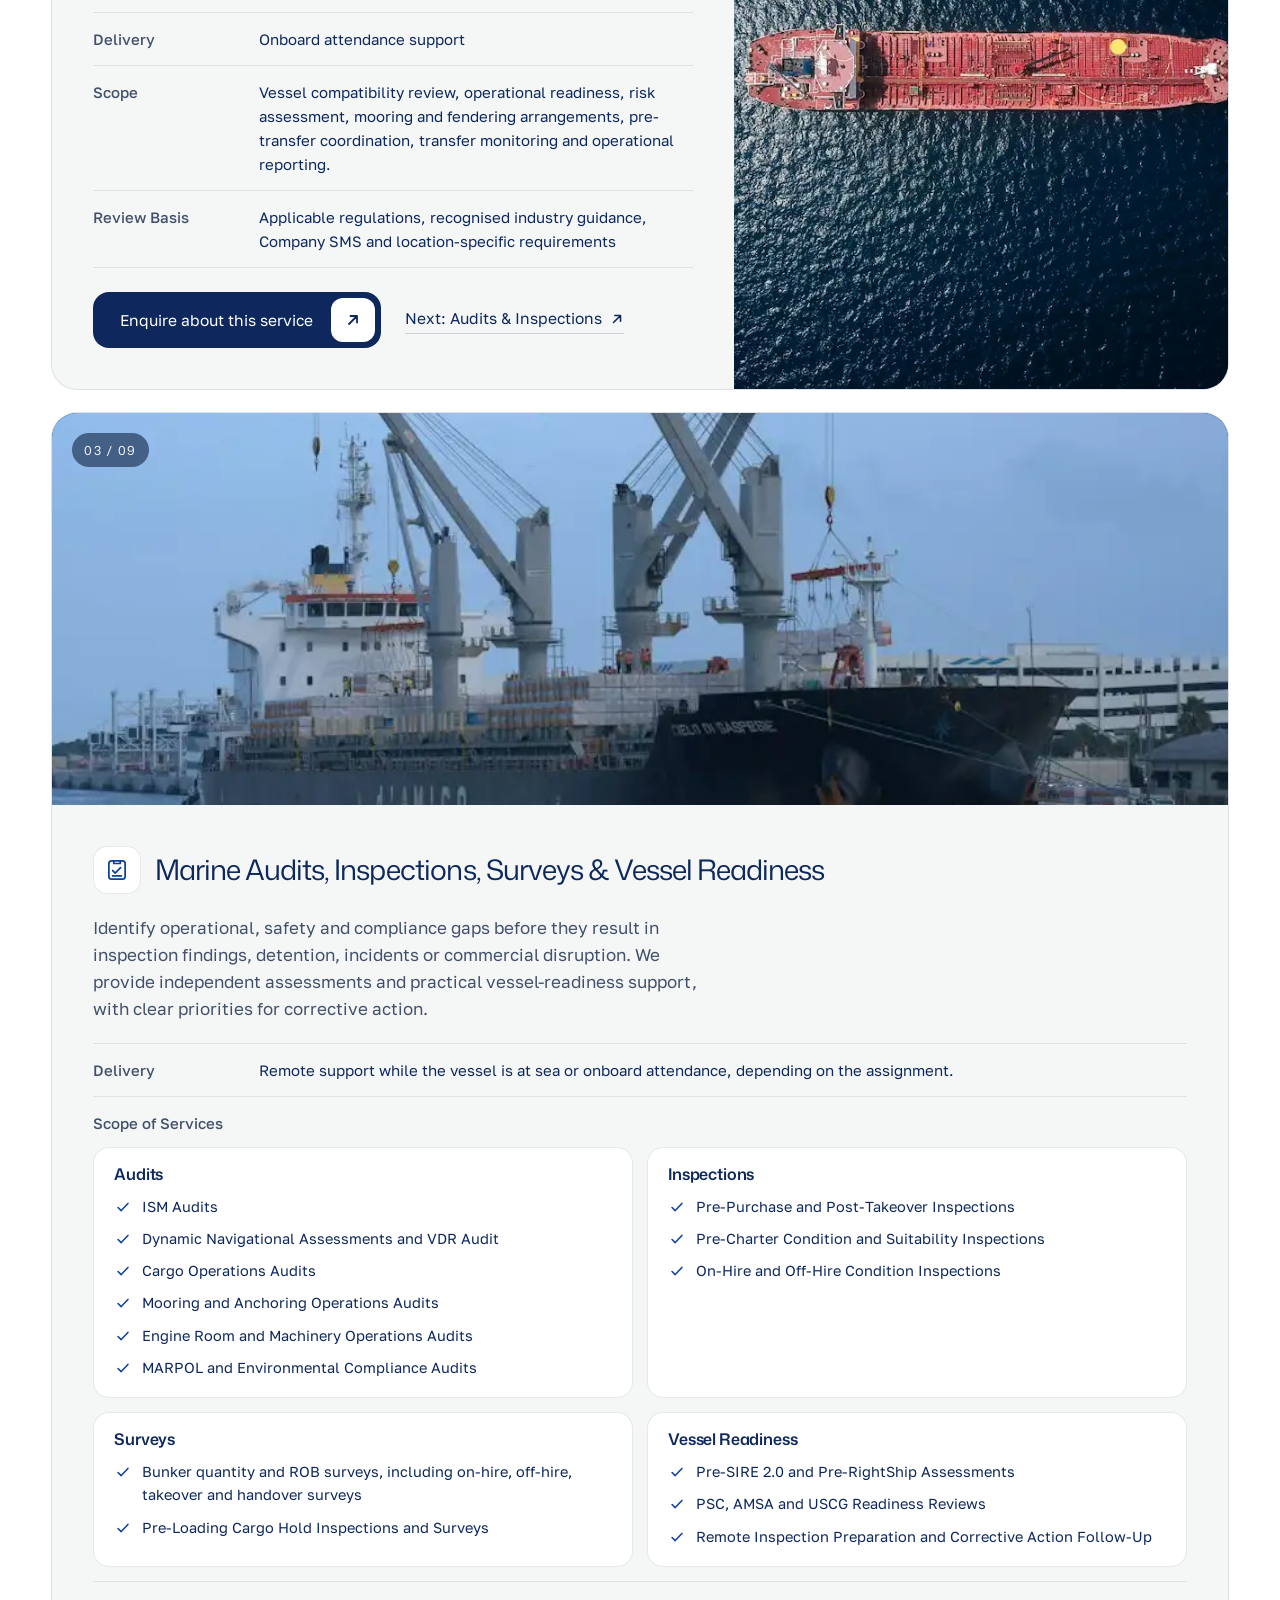
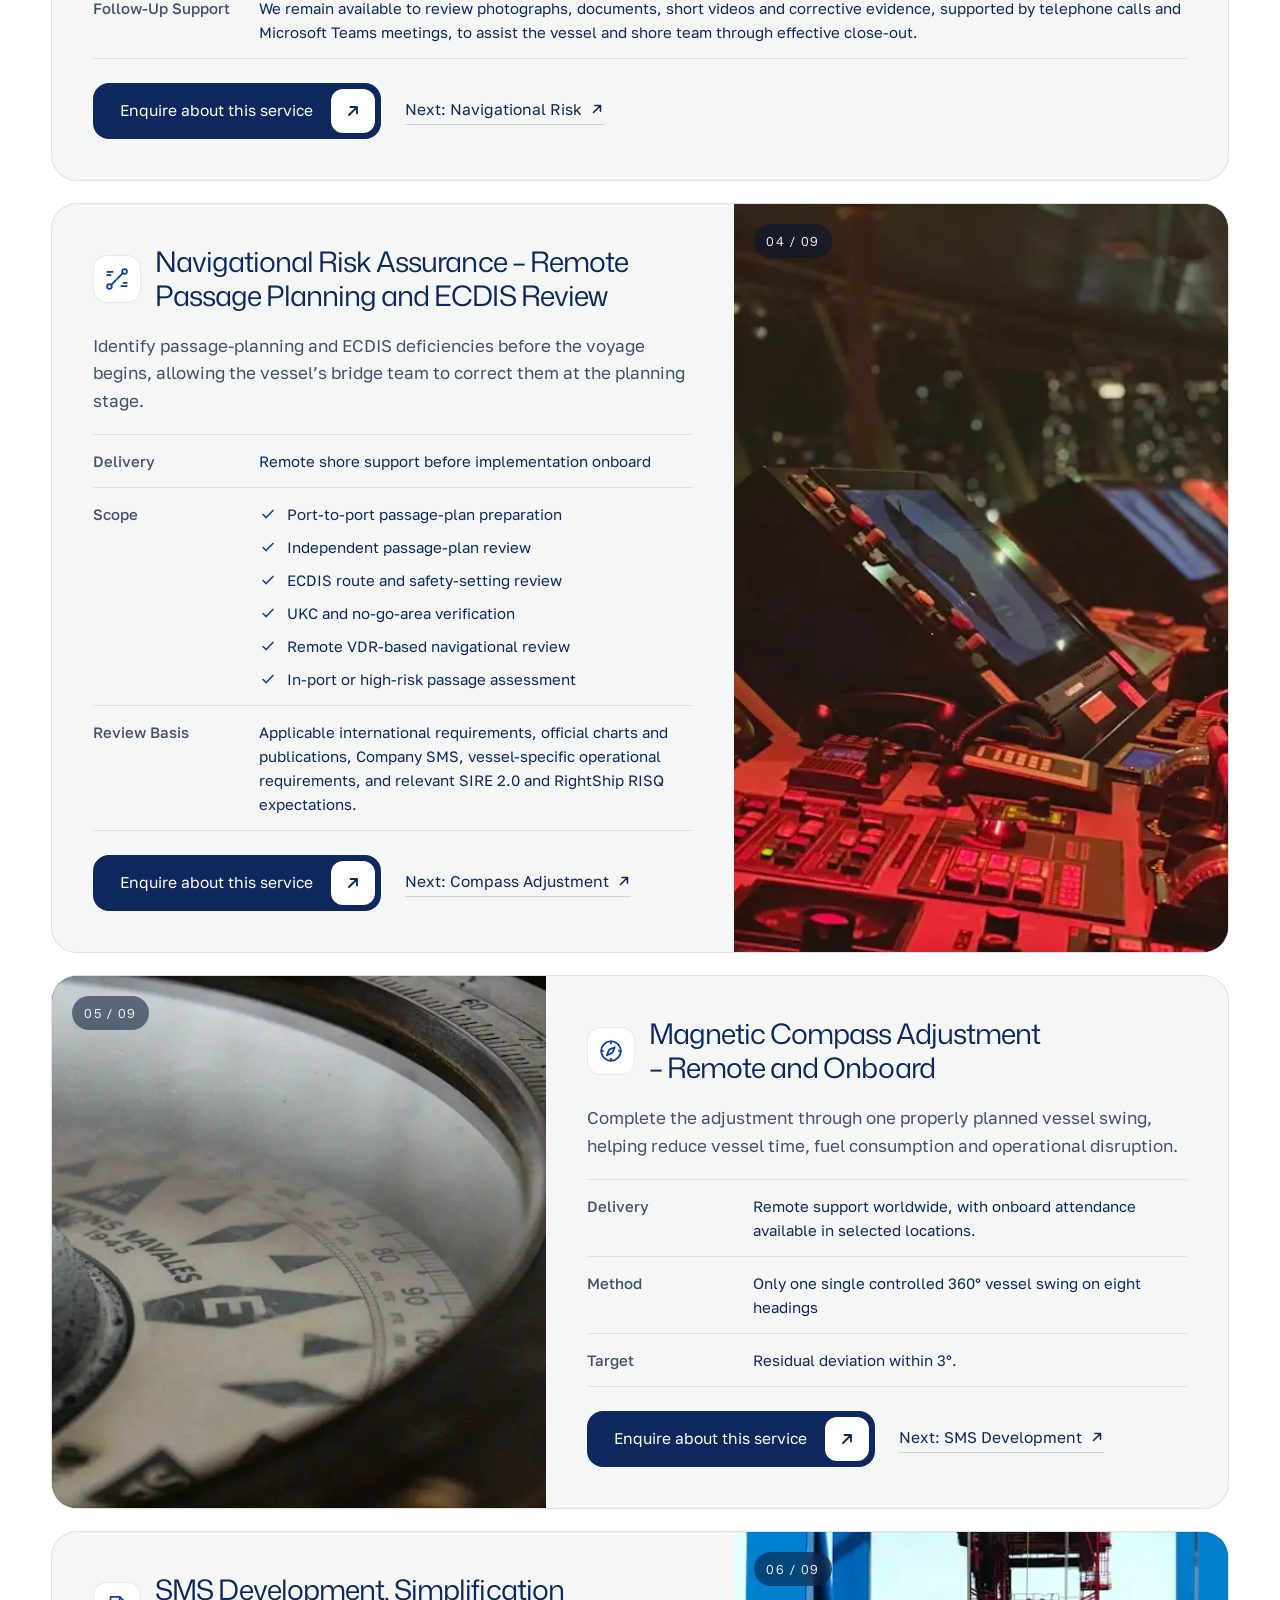
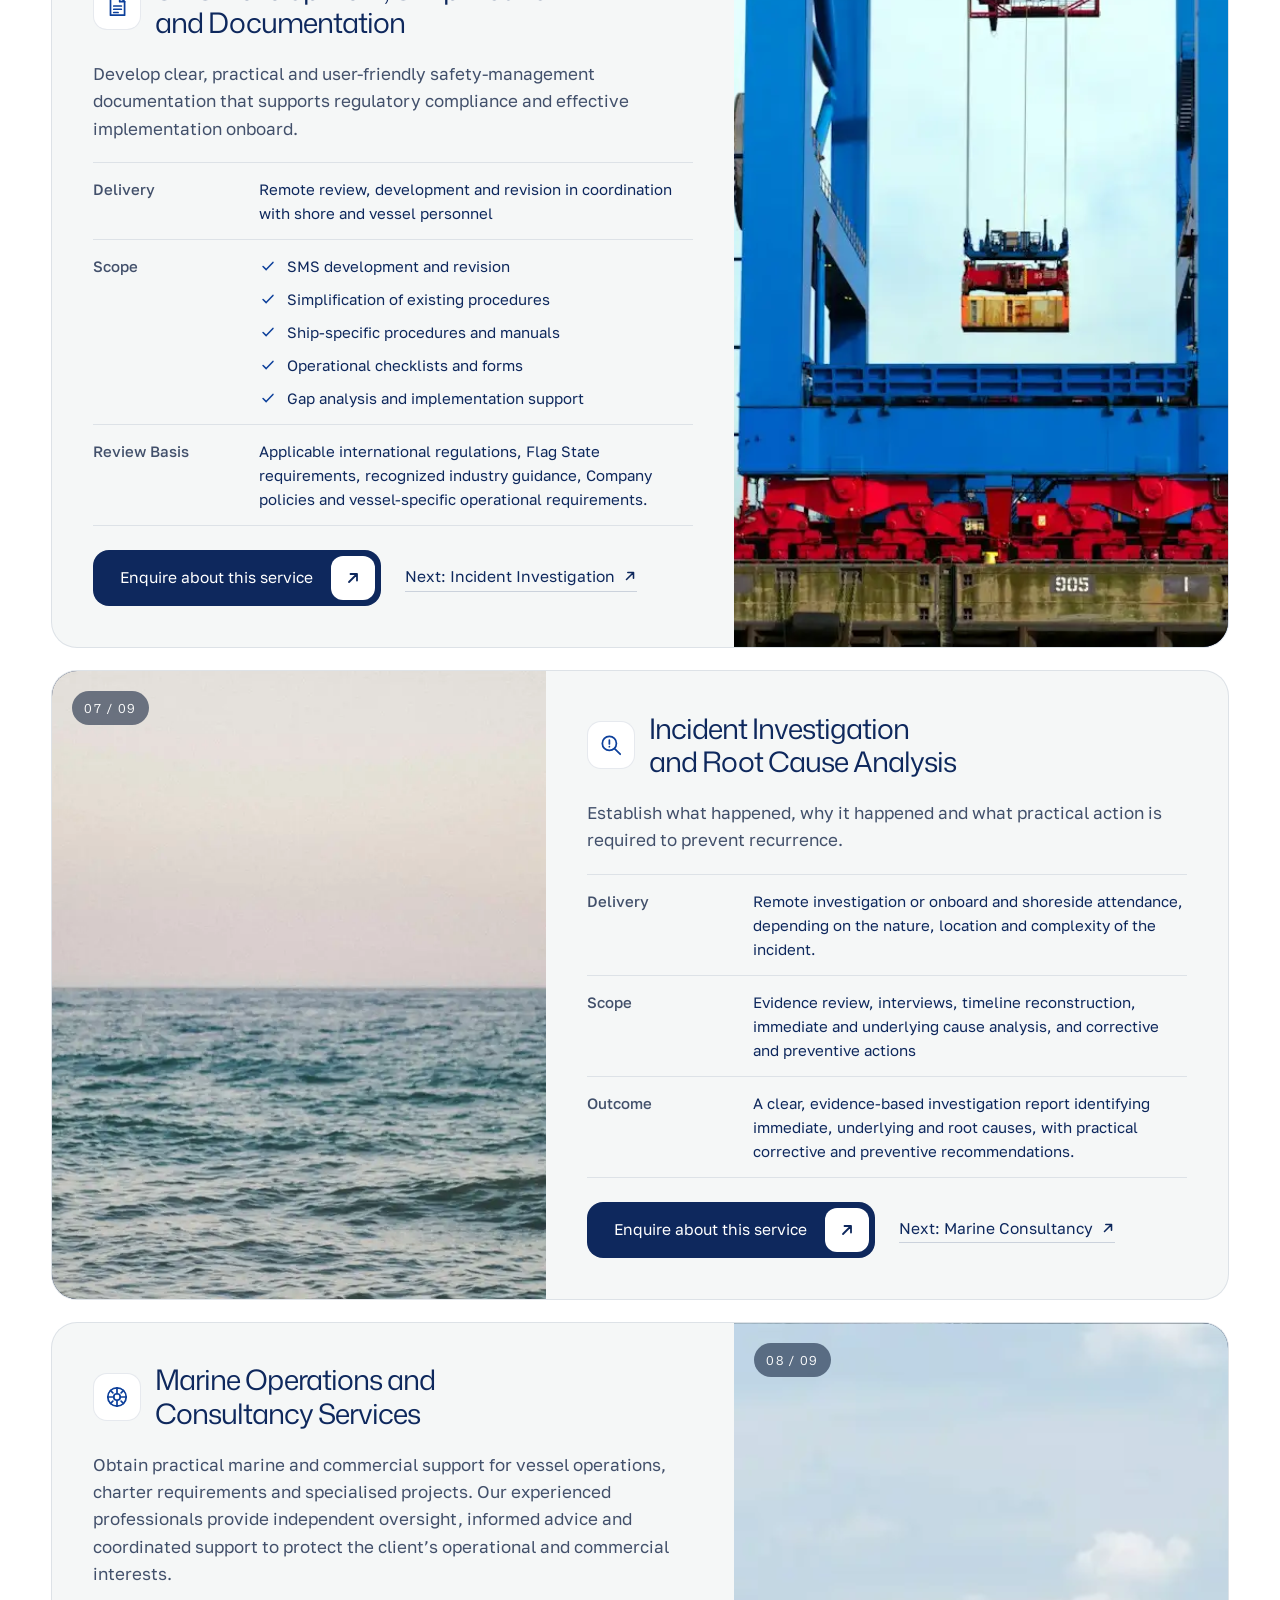
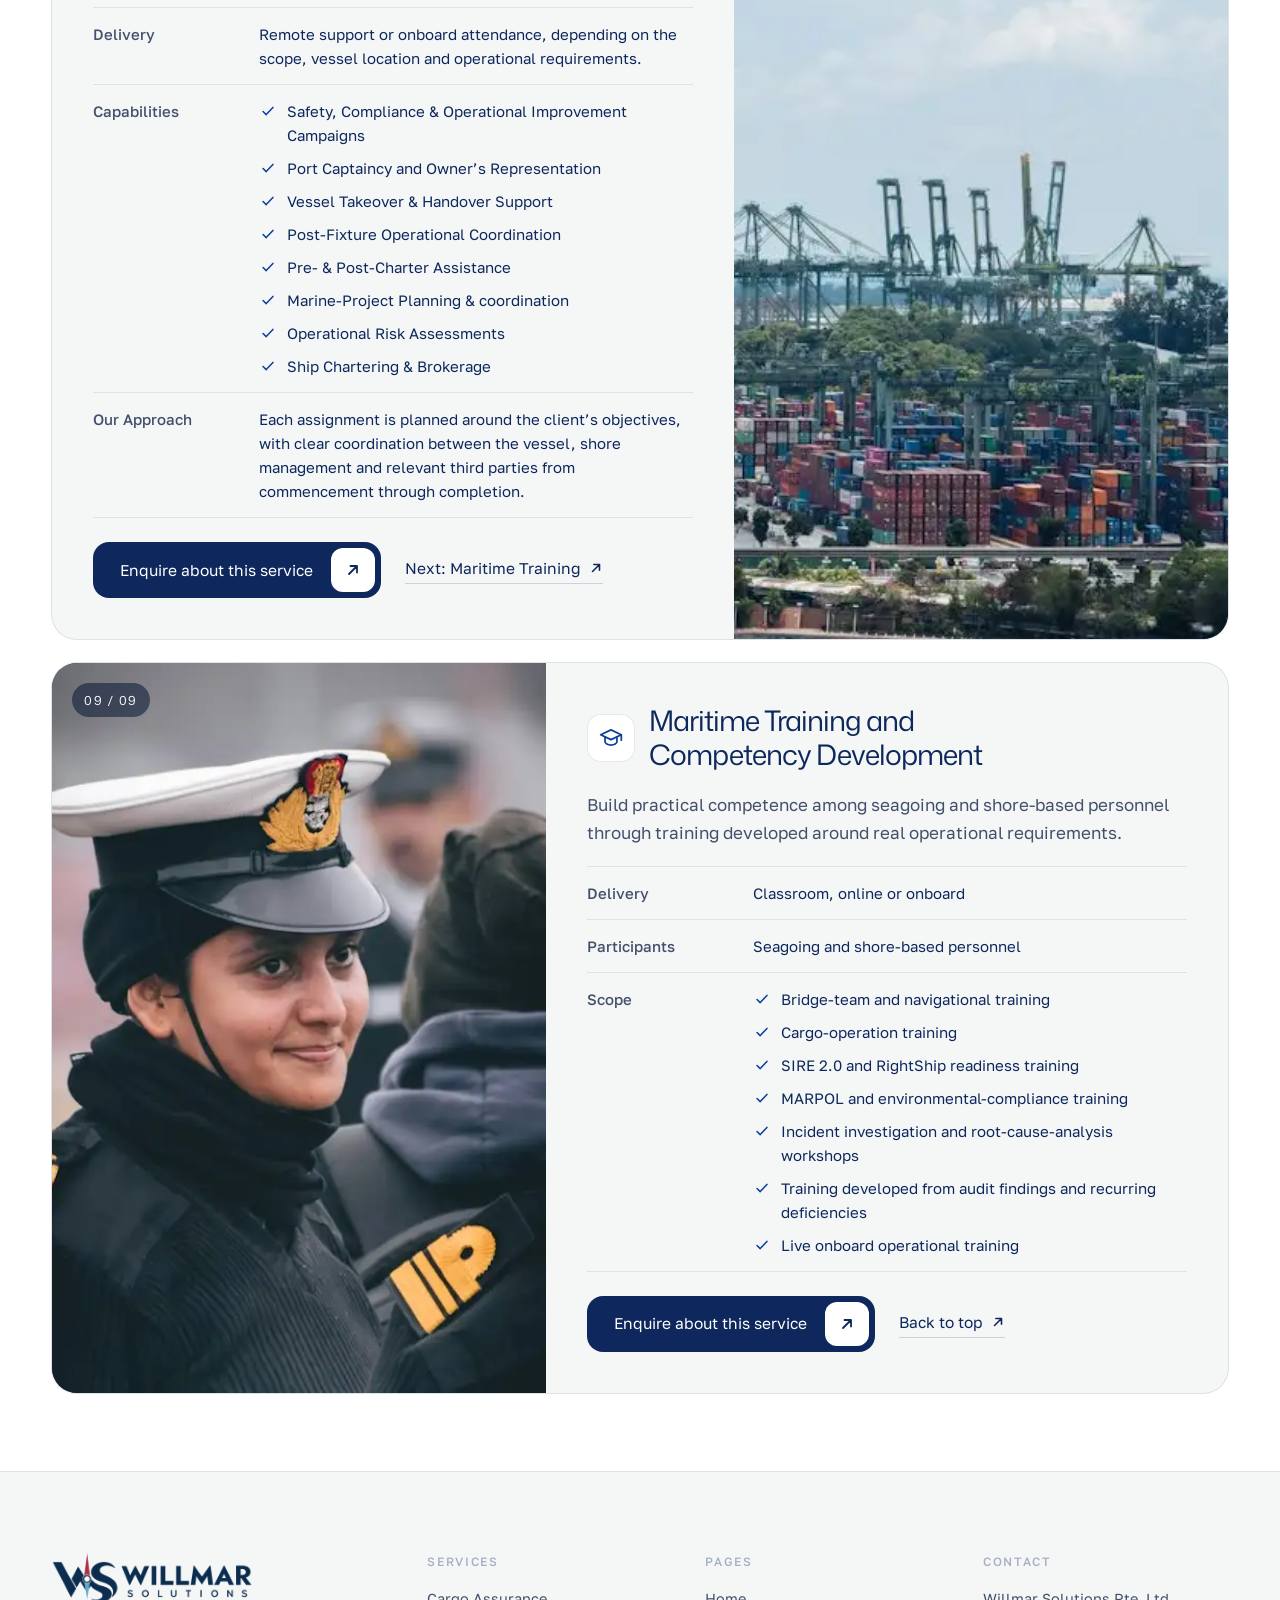
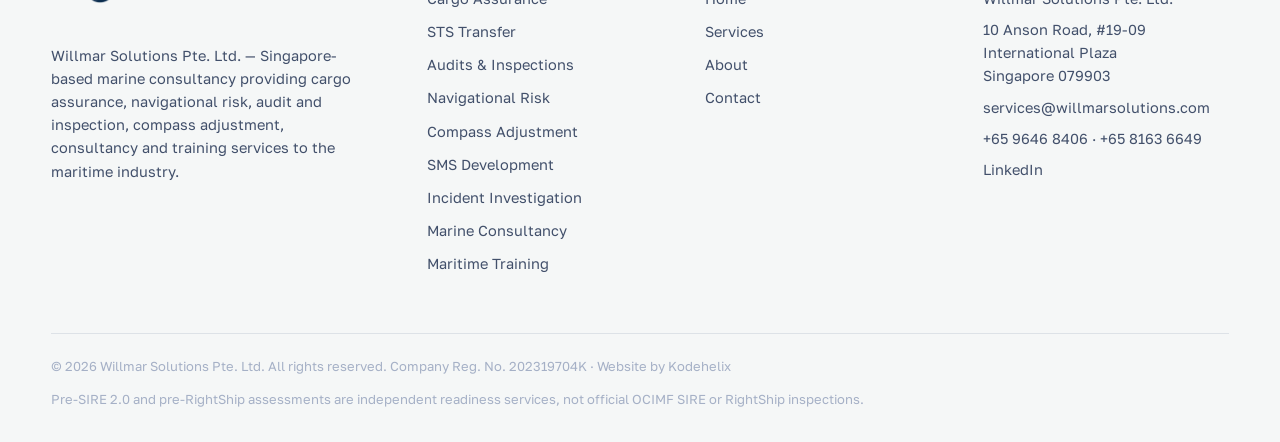
<file: maritime-training.html>
<!doctype html>
<html lang="en"><head><meta charset="utf-8"><title>Willmar Solutions</title><meta name="robots" content="noindex"><link rel="canonical" href="services.html#maritime-training"><meta http-equiv="refresh" content="0; url=services.html#maritime-training"><script>location.replace("services.html#maritime-training")</script></head><body><p><a href="services.html#maritime-training">Continue to Willmar Solutions services</a></p></body></html>
</file>
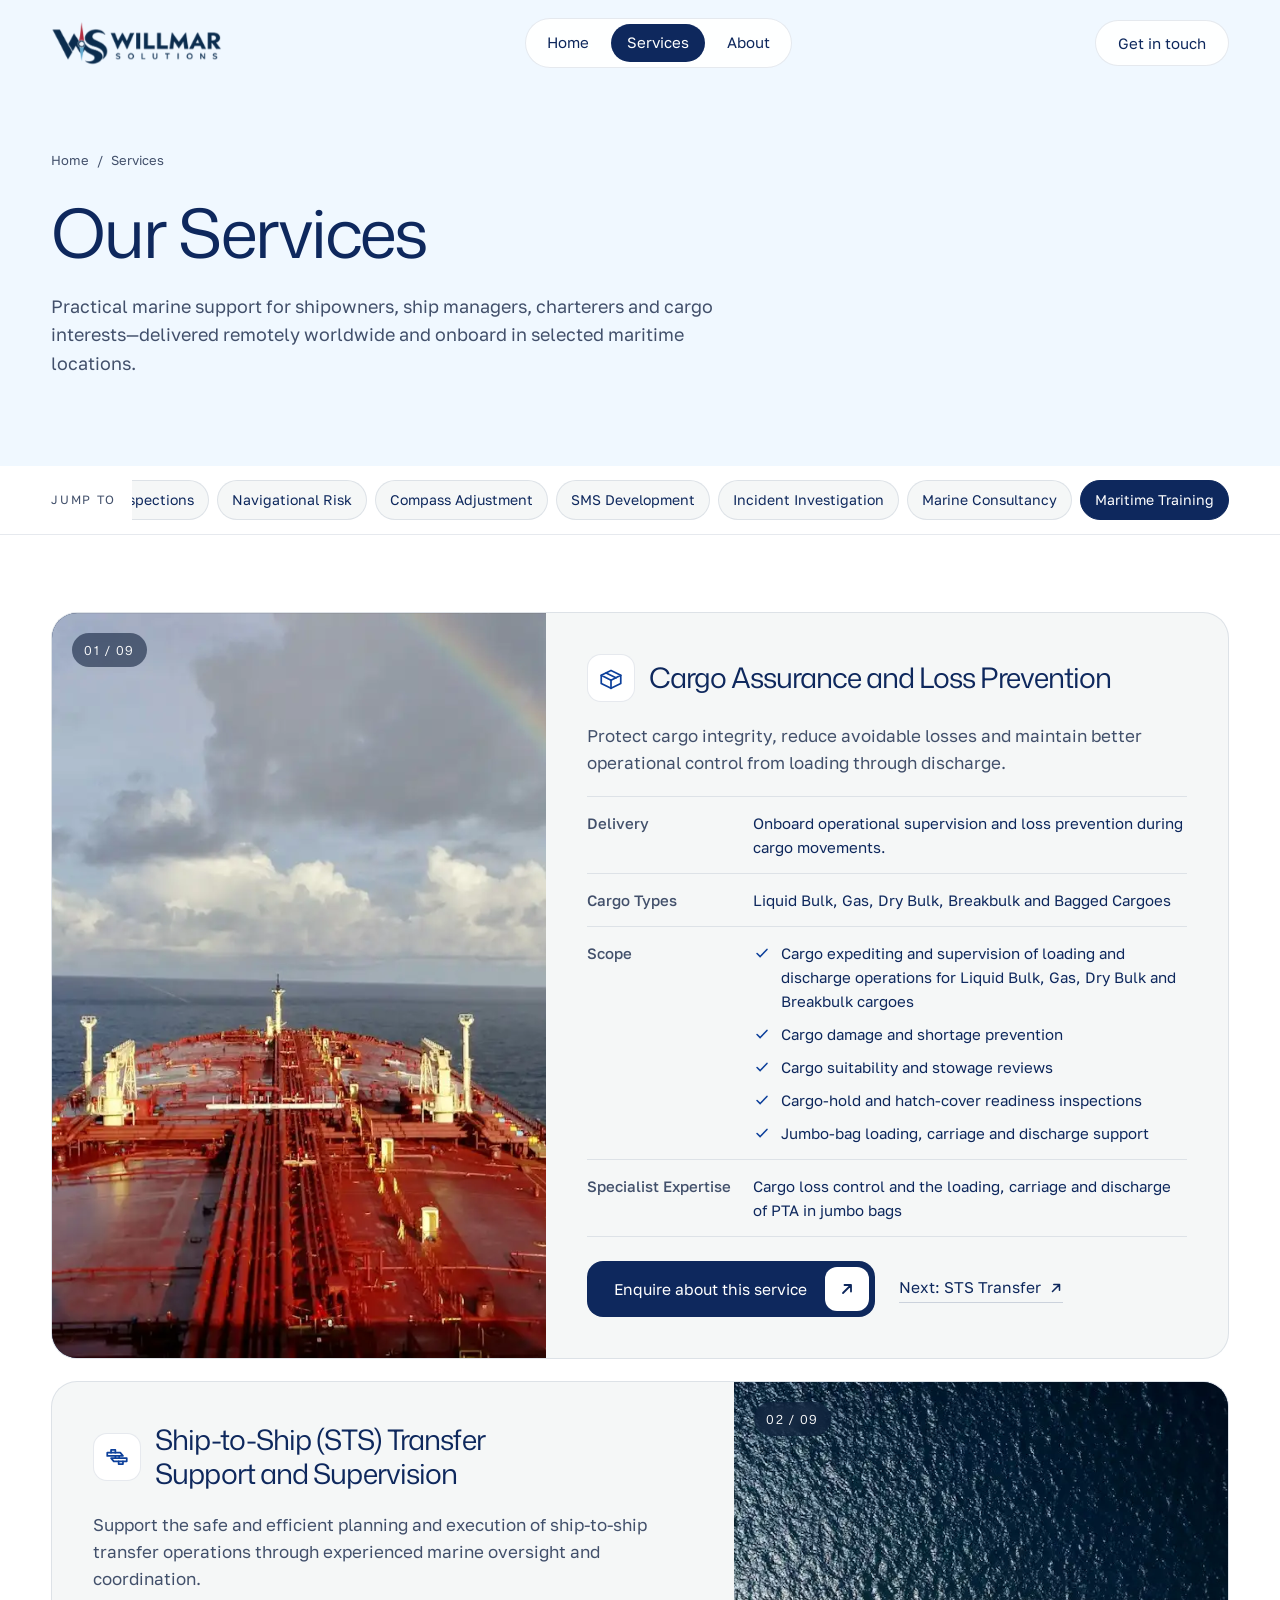
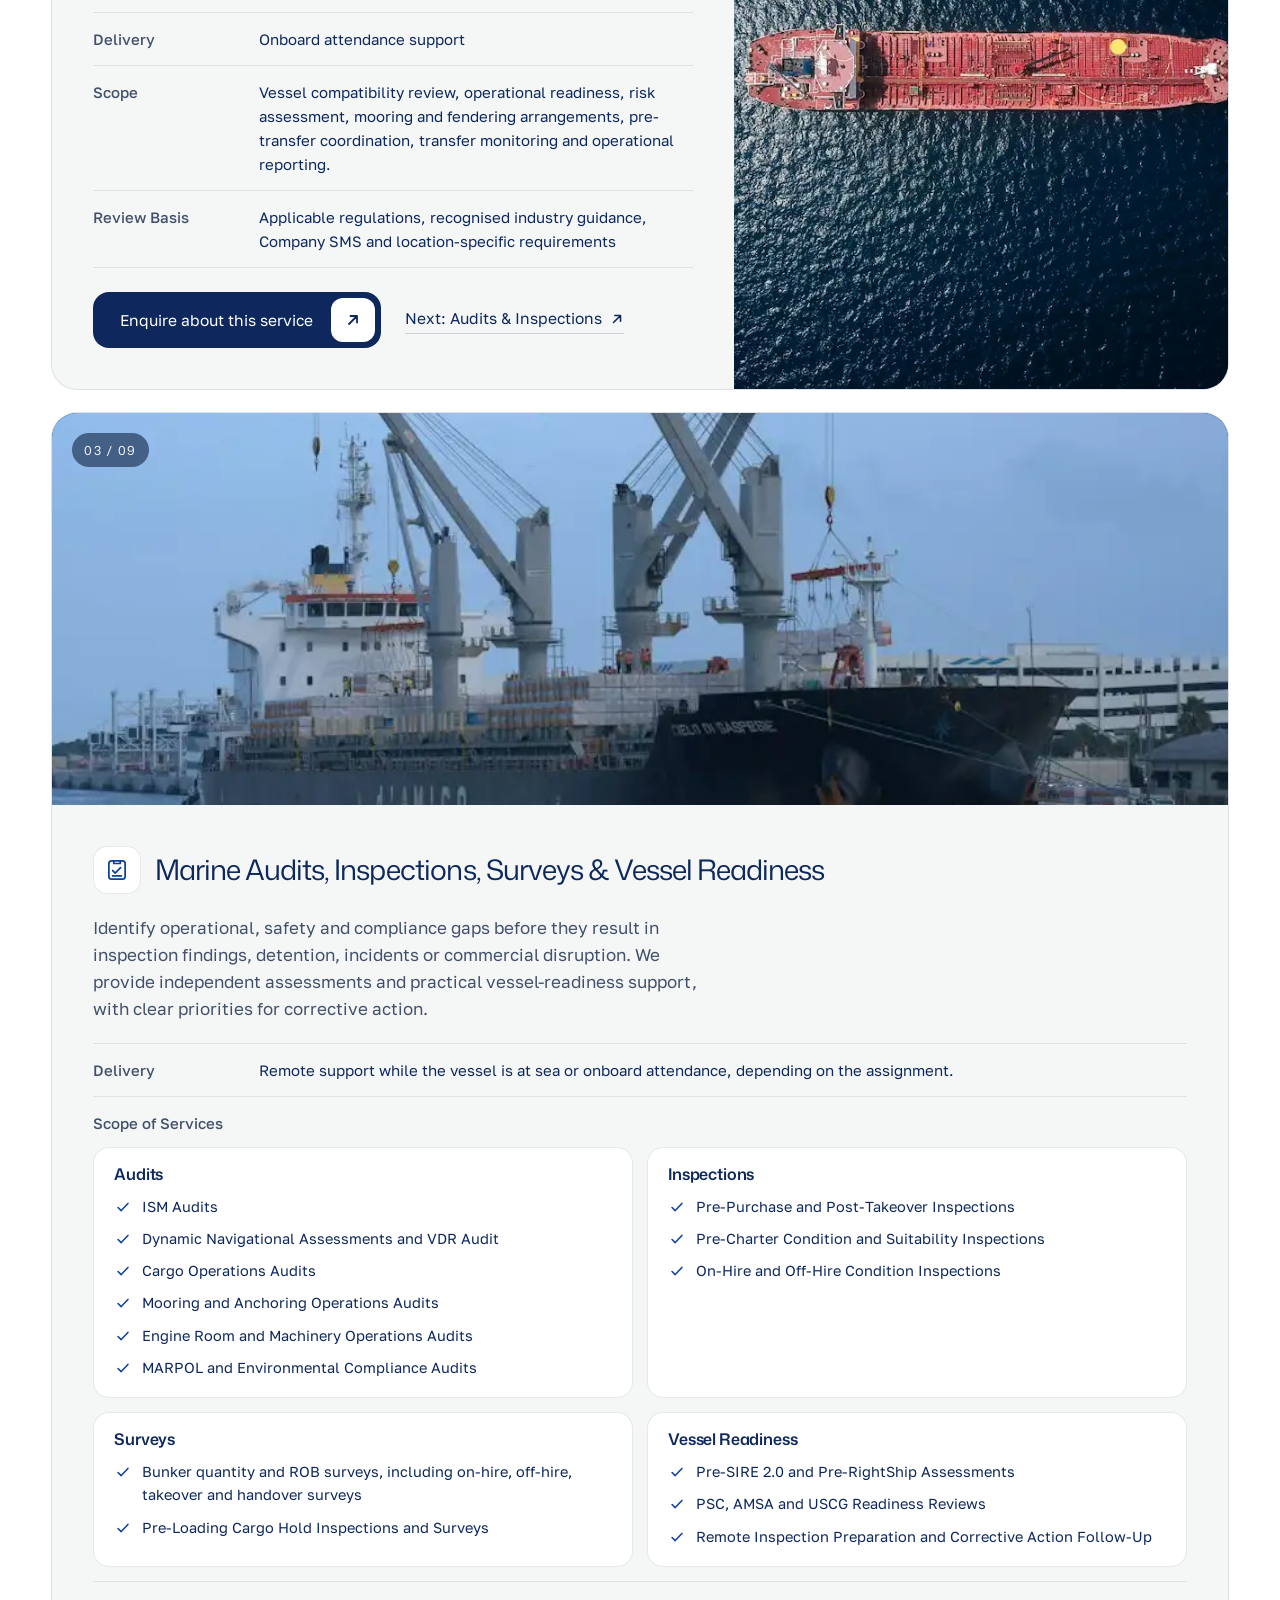
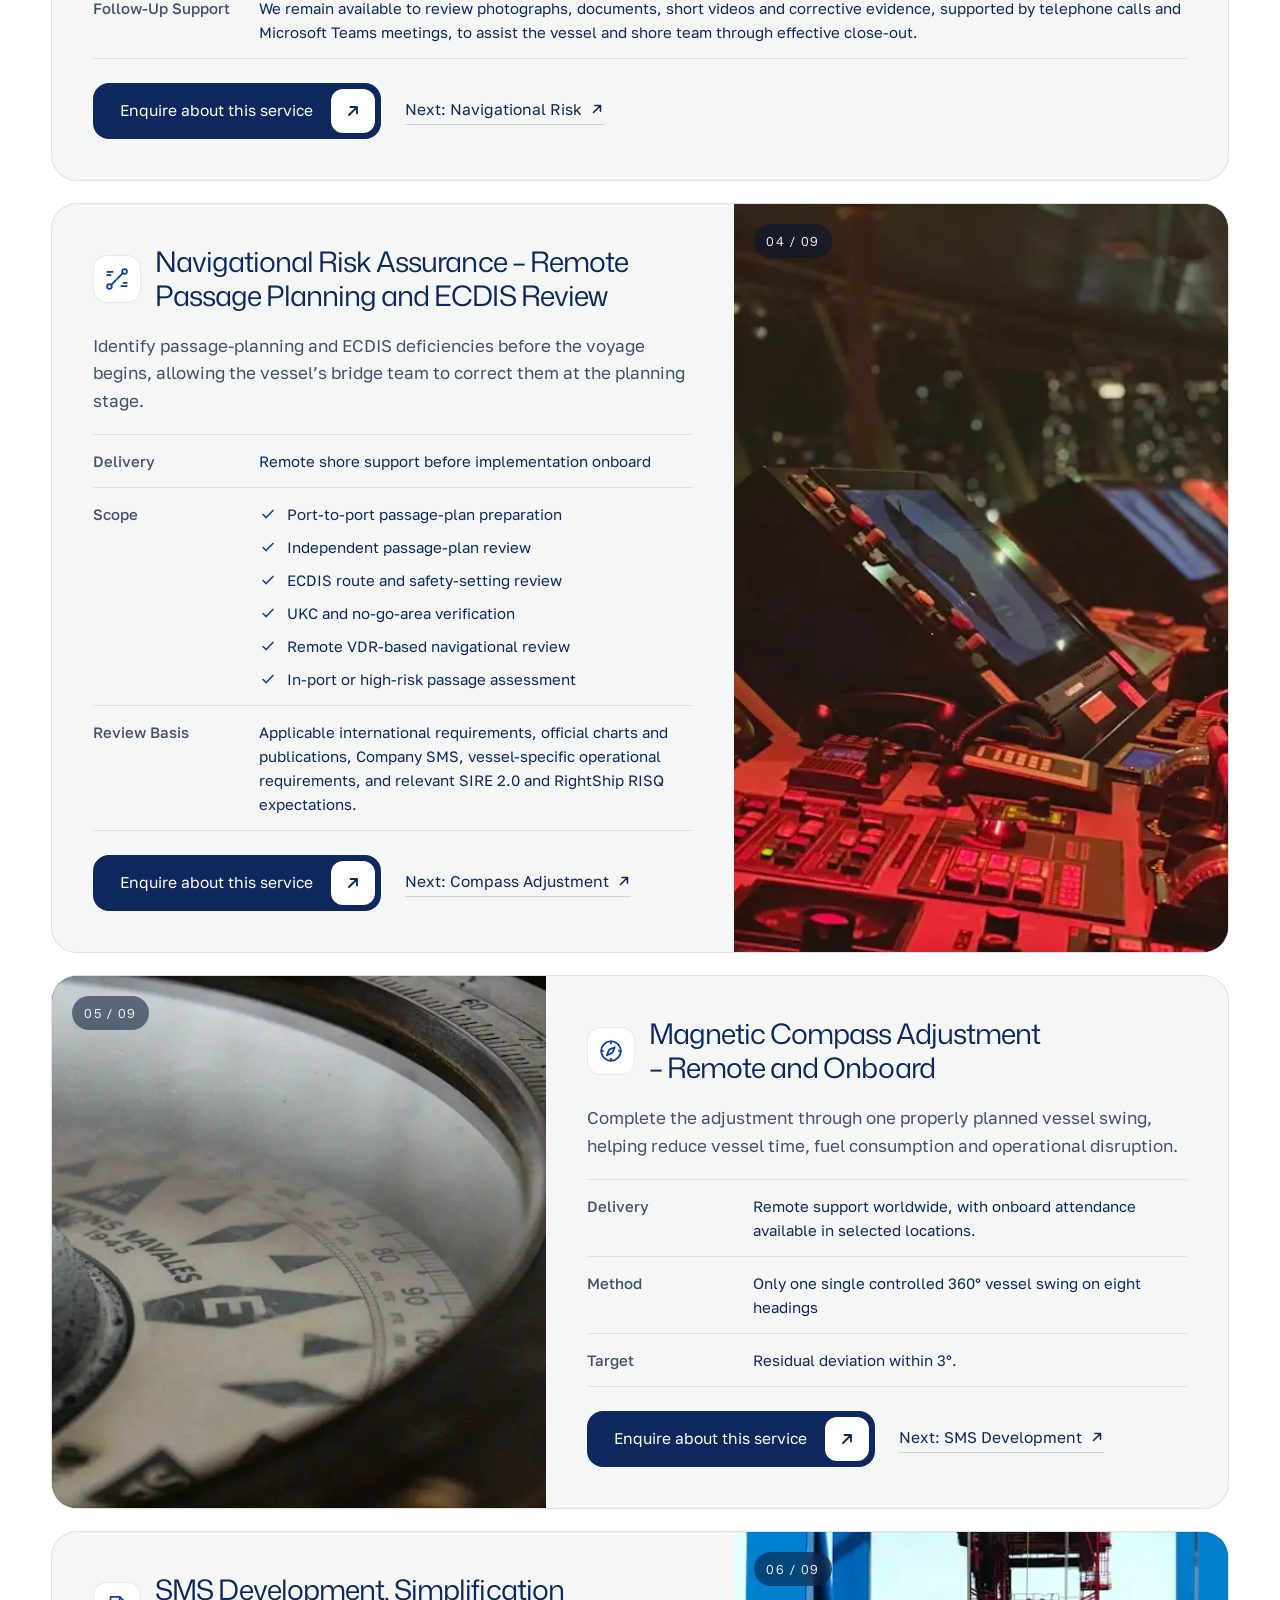
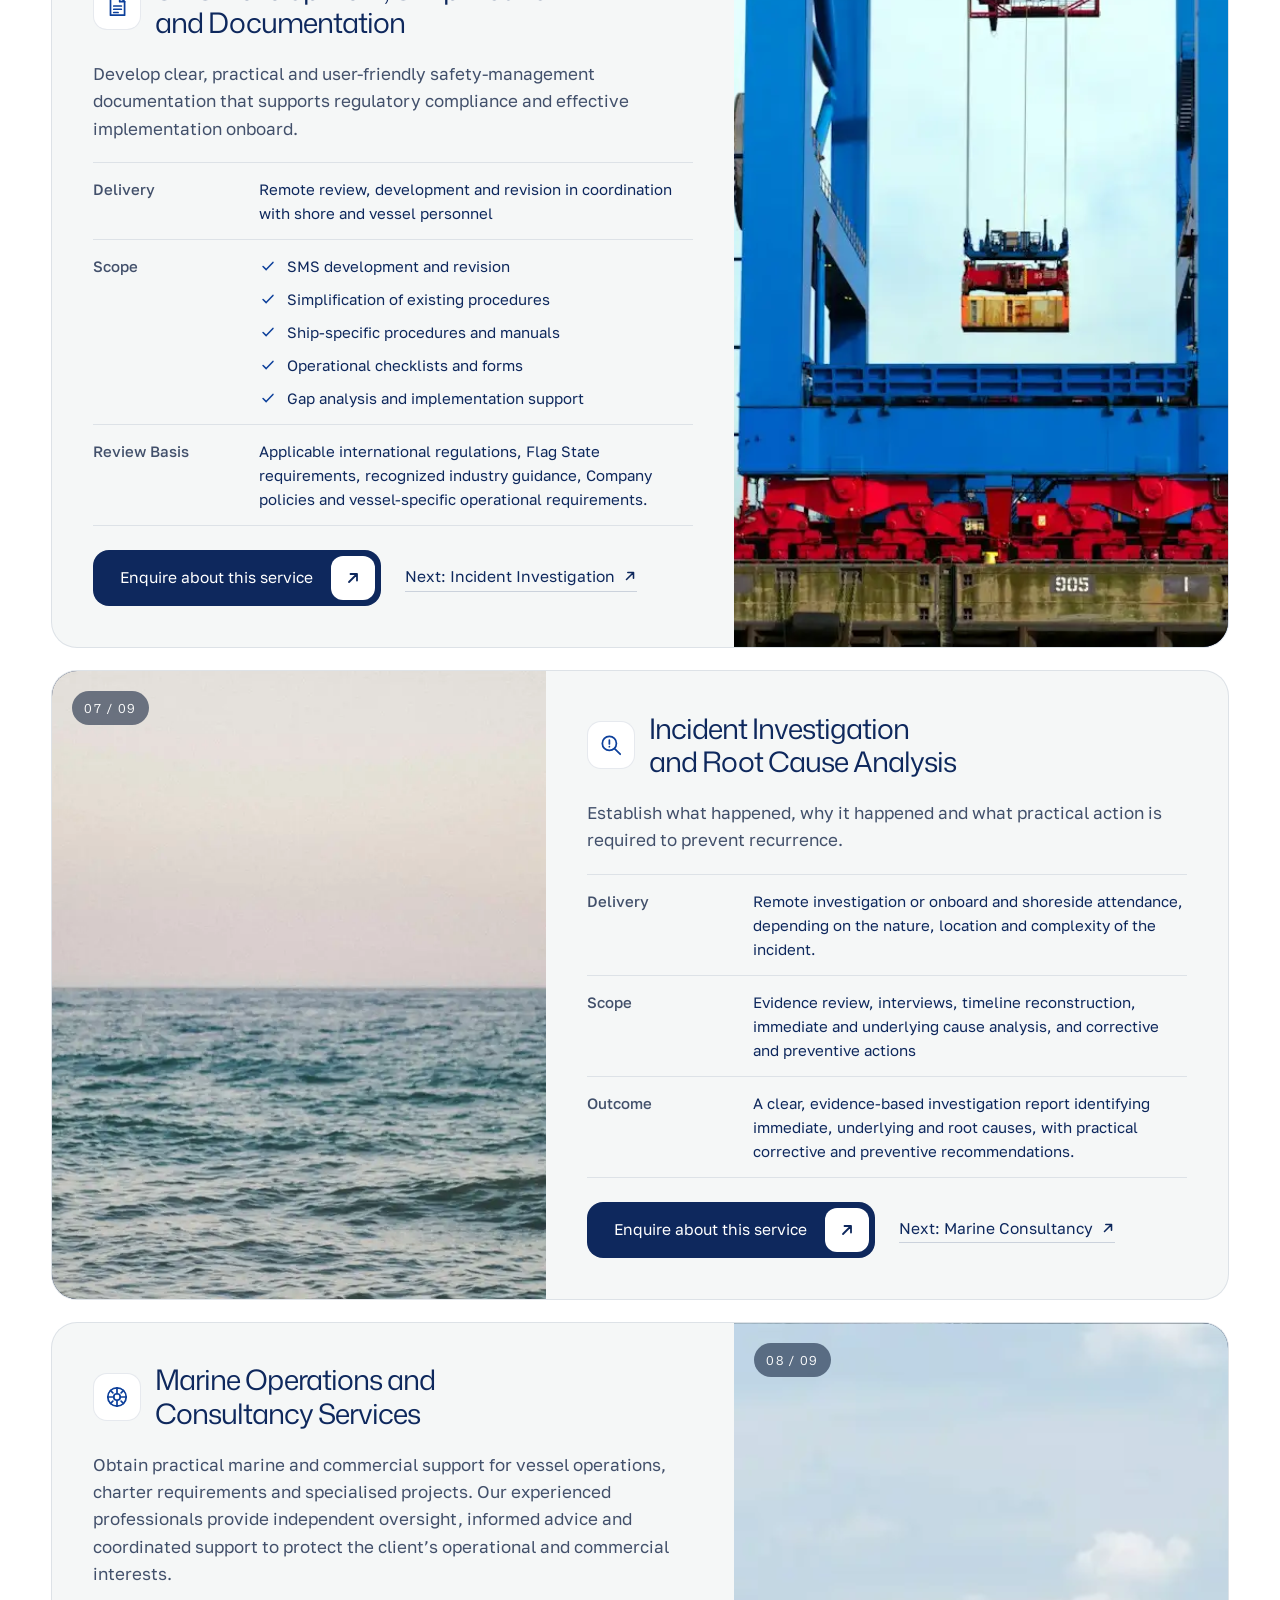
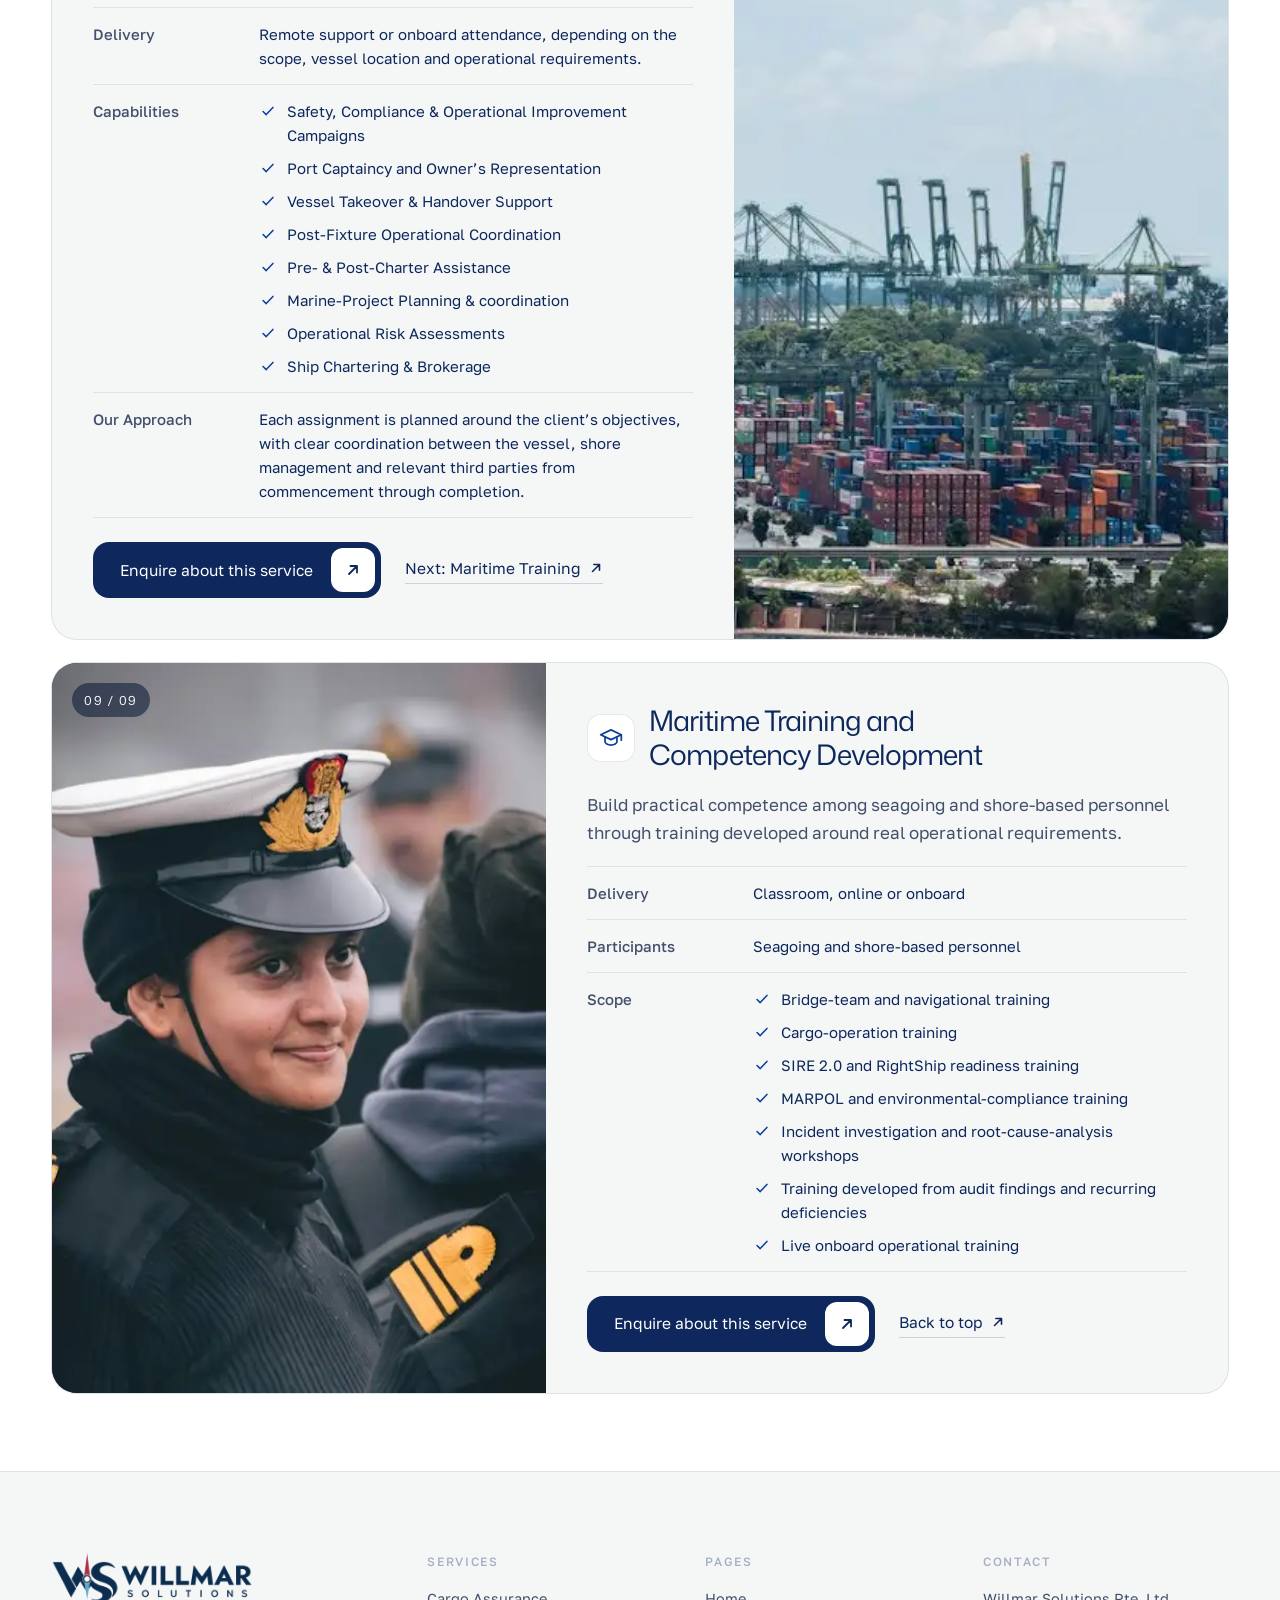
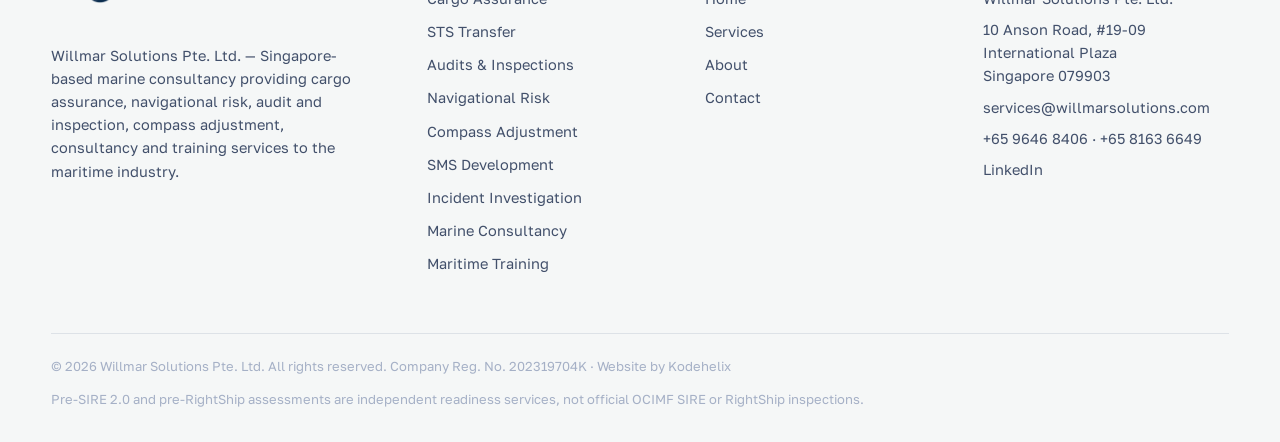
<file: navigational-risk-assurance.html>
<!doctype html>
<html lang="en"><head><meta charset="utf-8"><title>Willmar Solutions</title><meta name="robots" content="noindex"><link rel="canonical" href="services.html#navigational-risk-assurance"><meta http-equiv="refresh" content="0; url=services.html#navigational-risk-assurance"><script>location.replace("services.html#navigational-risk-assurance")</script></head><body><p><a href="services.html#navigational-risk-assurance">Continue to Willmar Solutions services</a></p></body></html>
</file>
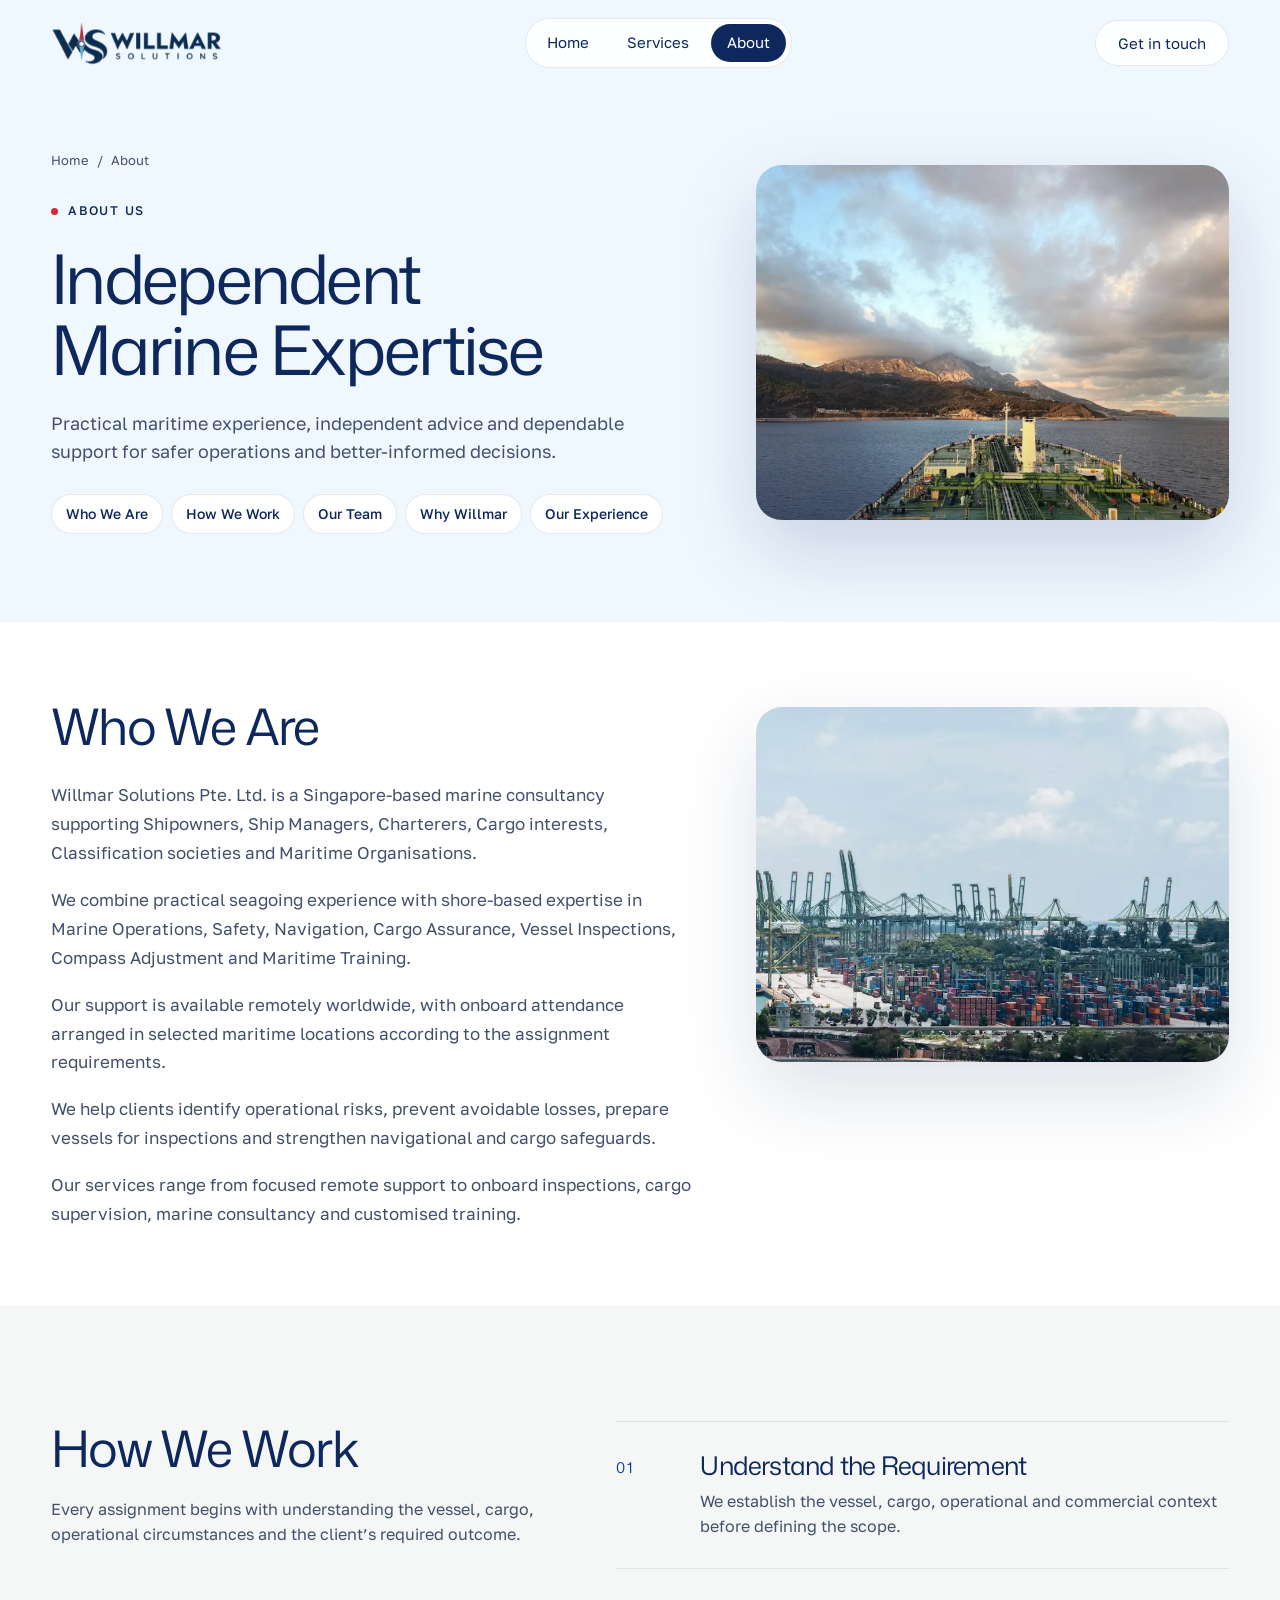
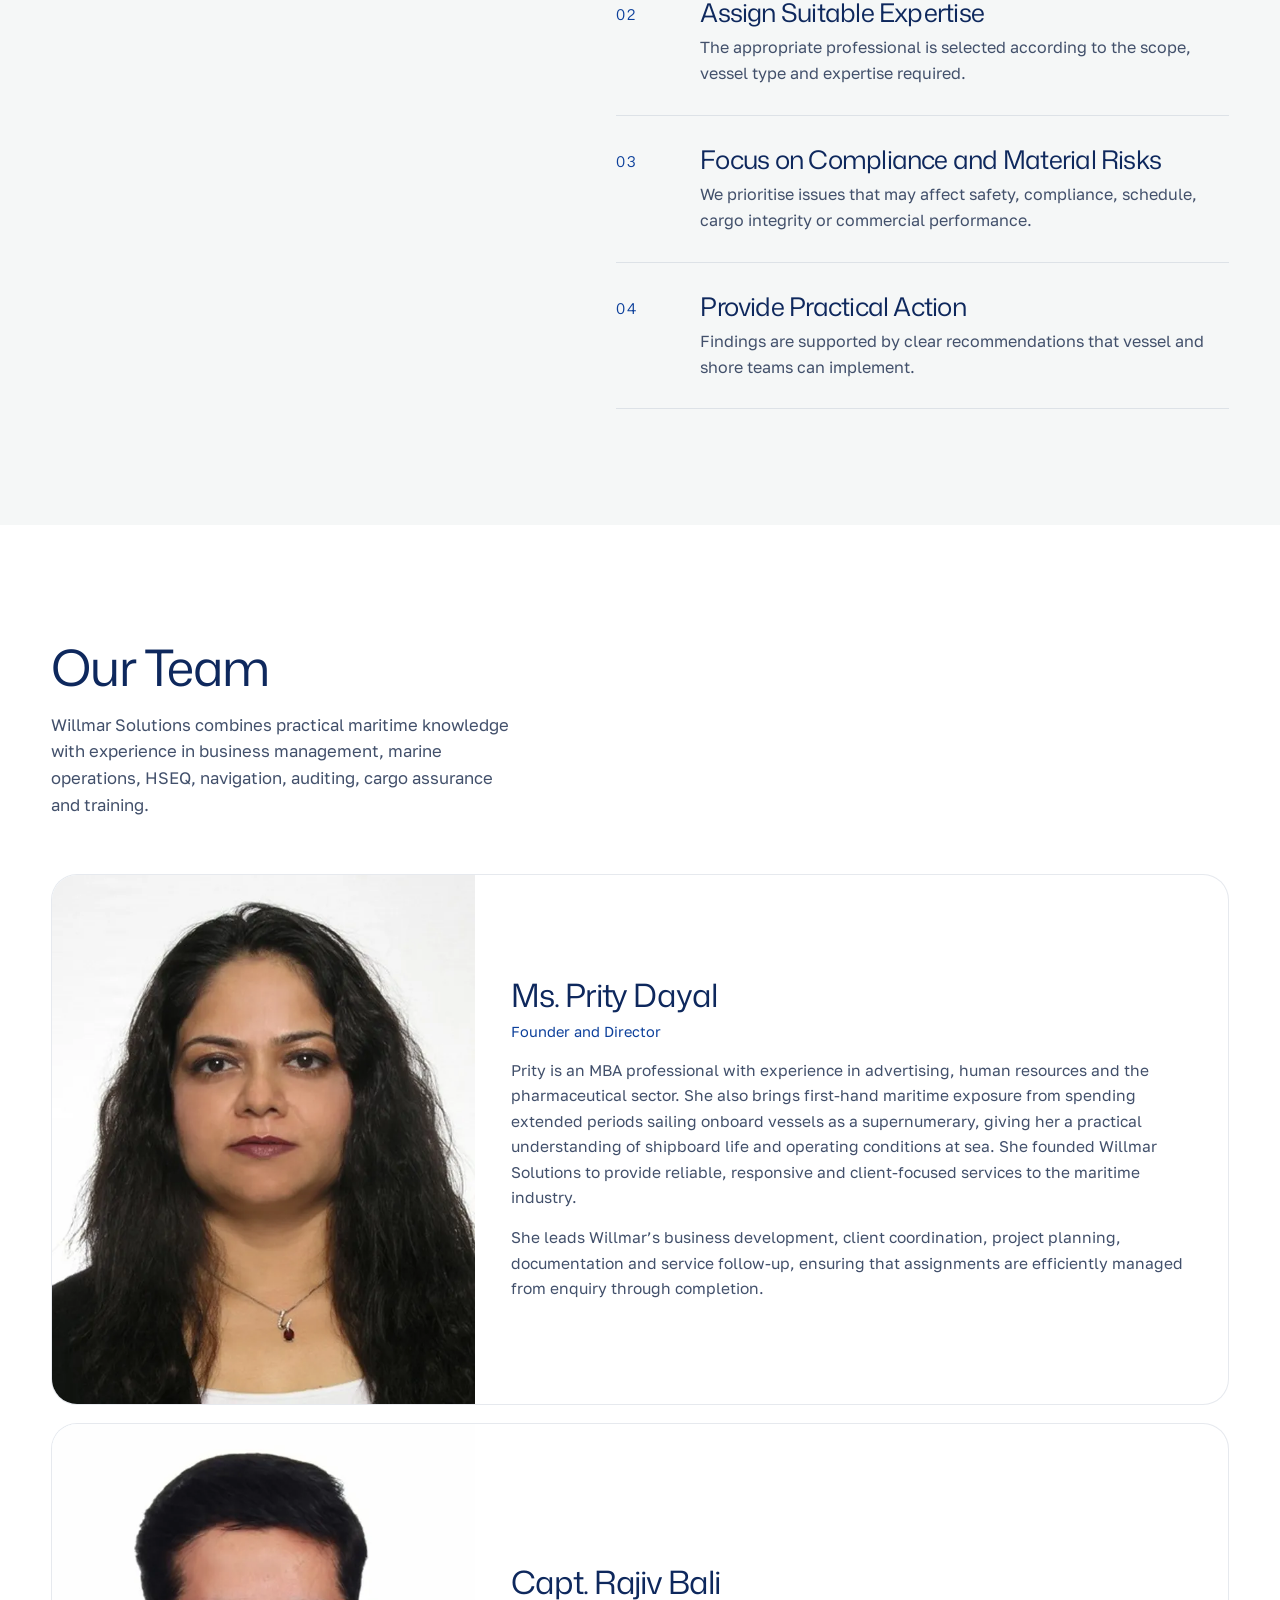
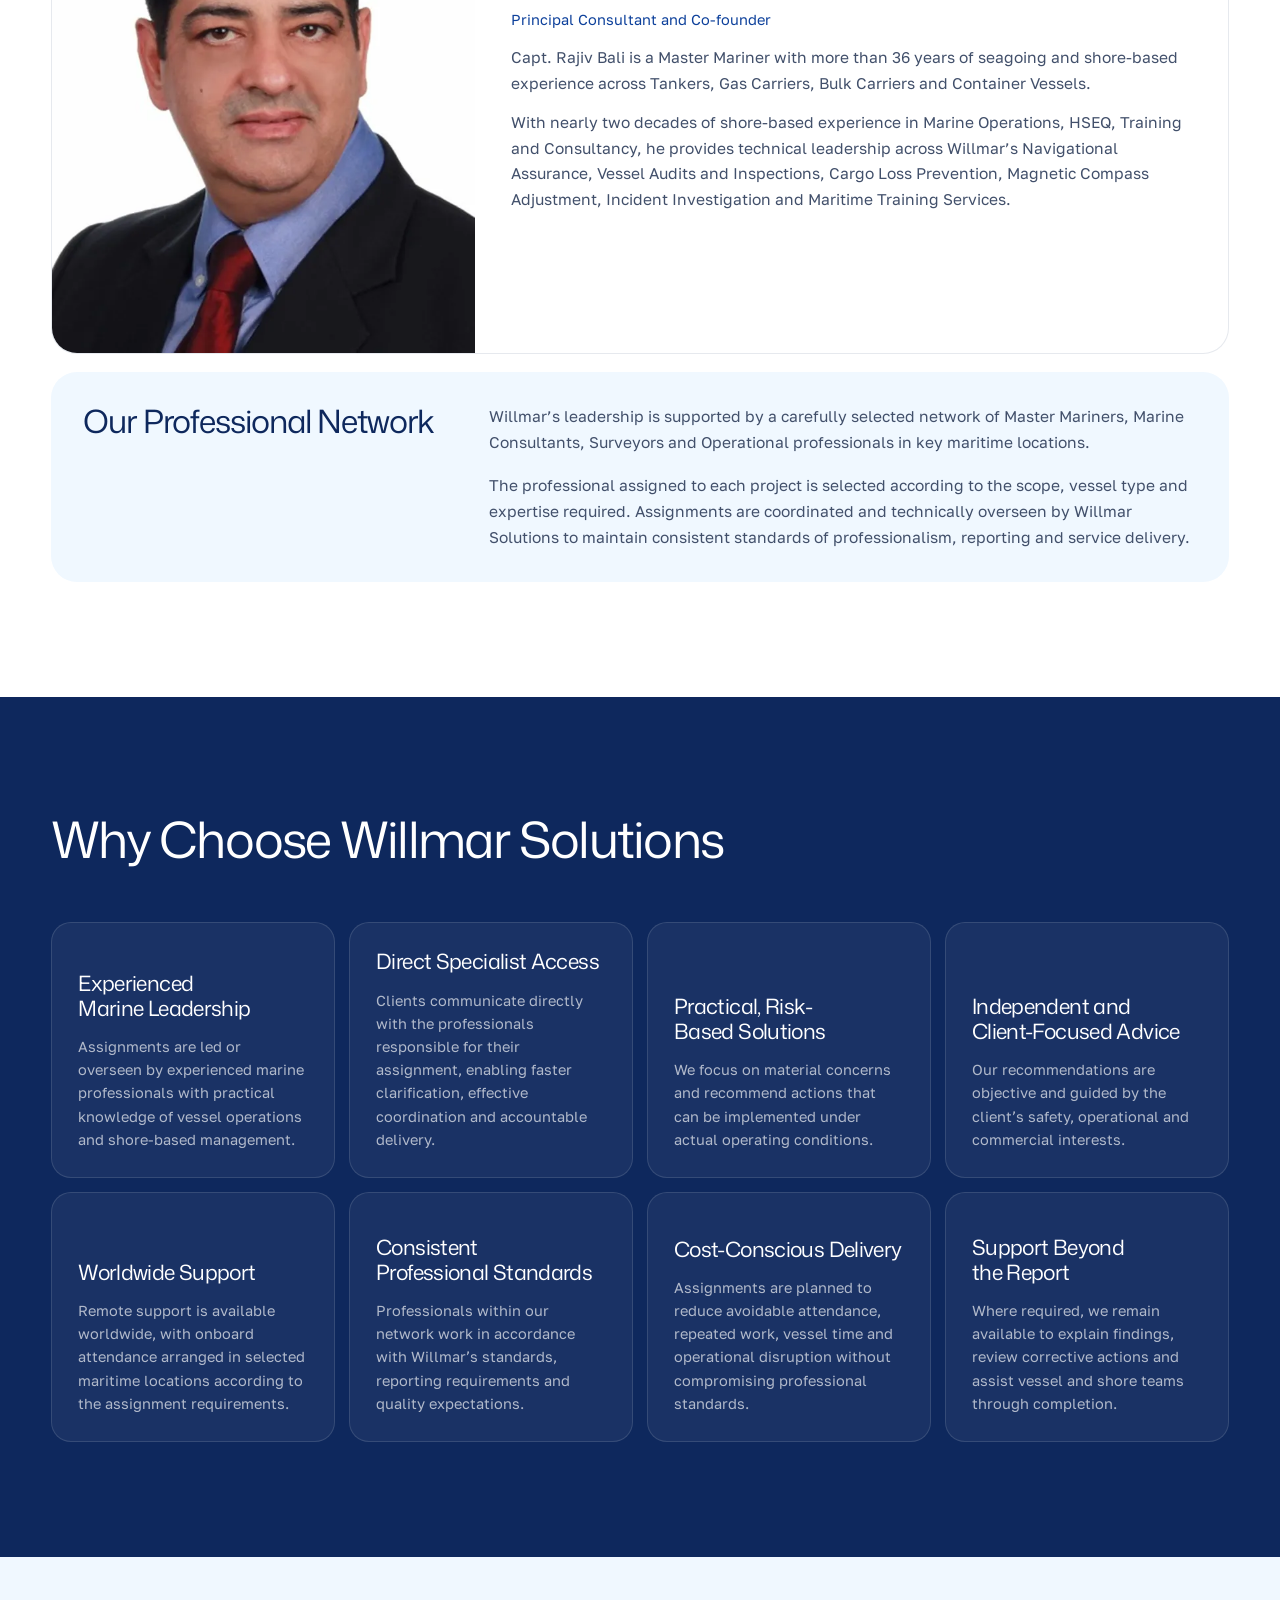
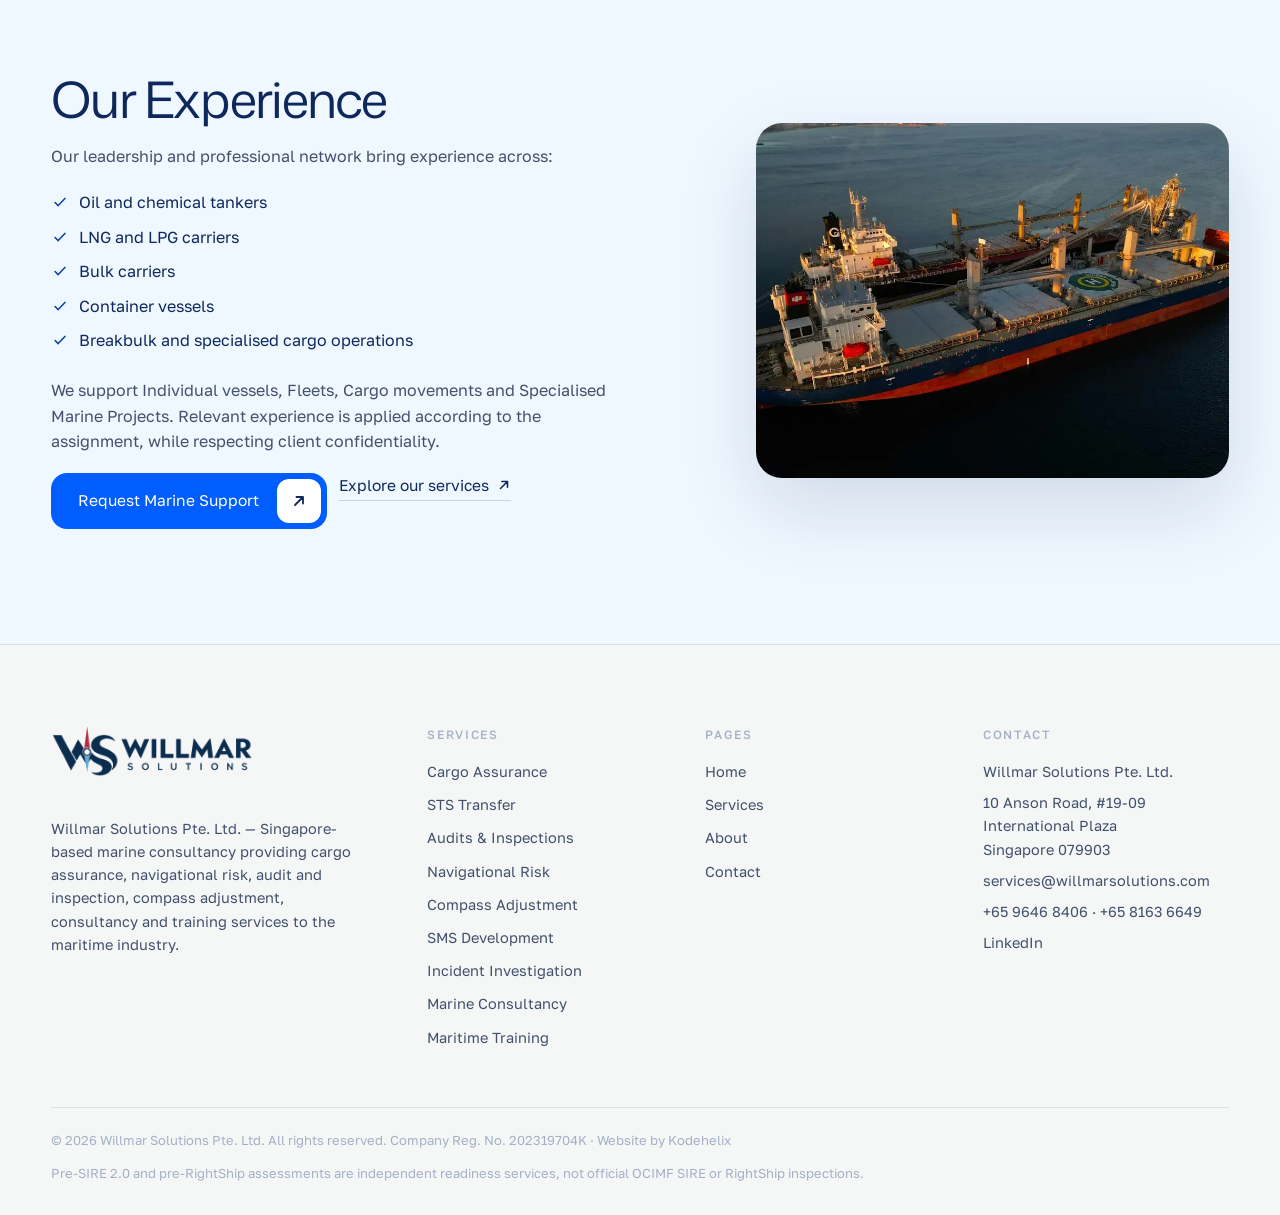
<file: projects.html>
<!doctype html>
<html lang="en"><head><meta charset="utf-8"><title>Willmar Solutions</title><meta name="robots" content="noindex"><link rel="canonical" href="about.html#experience"><meta http-equiv="refresh" content="0; url=about.html#experience"><script>location.replace("about.html#experience")</script></head><body><p><a href="about.html#experience">Continue to About Willmar Solutions</a></p></body></html>
</file>
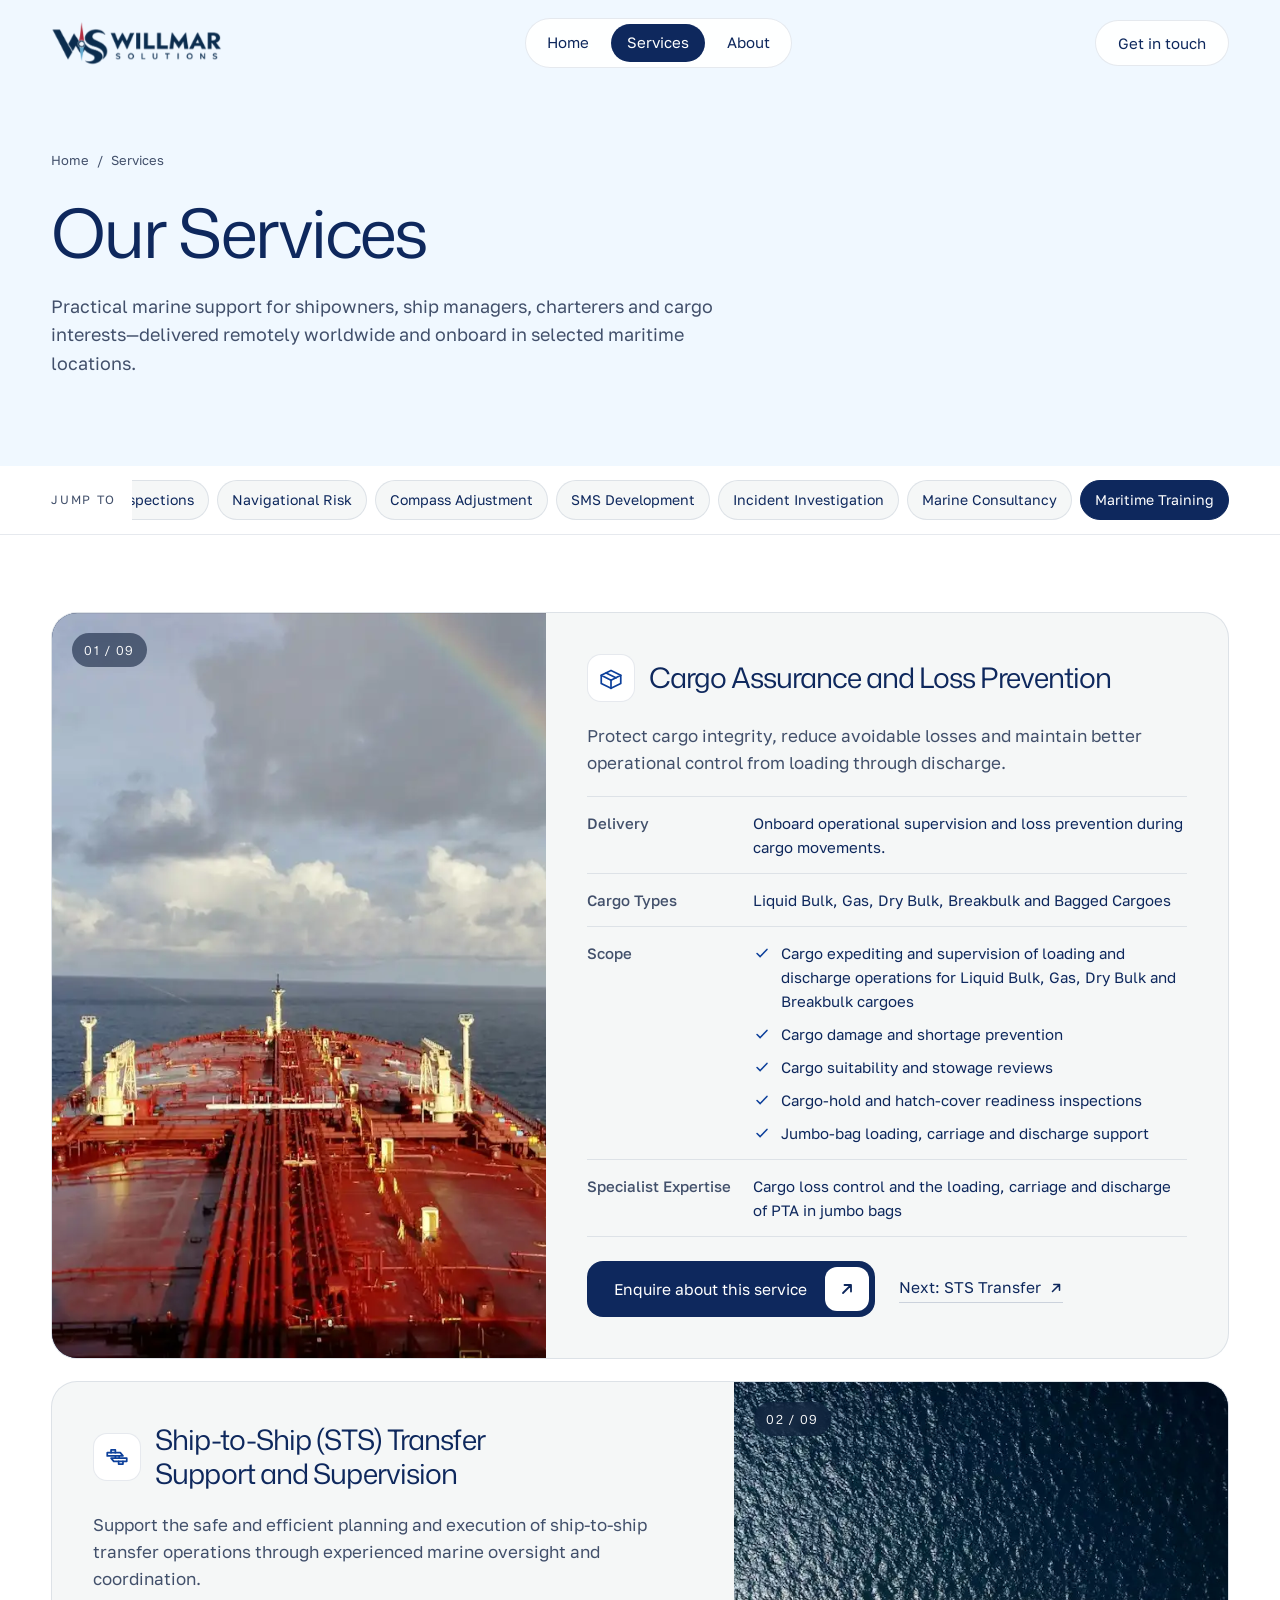
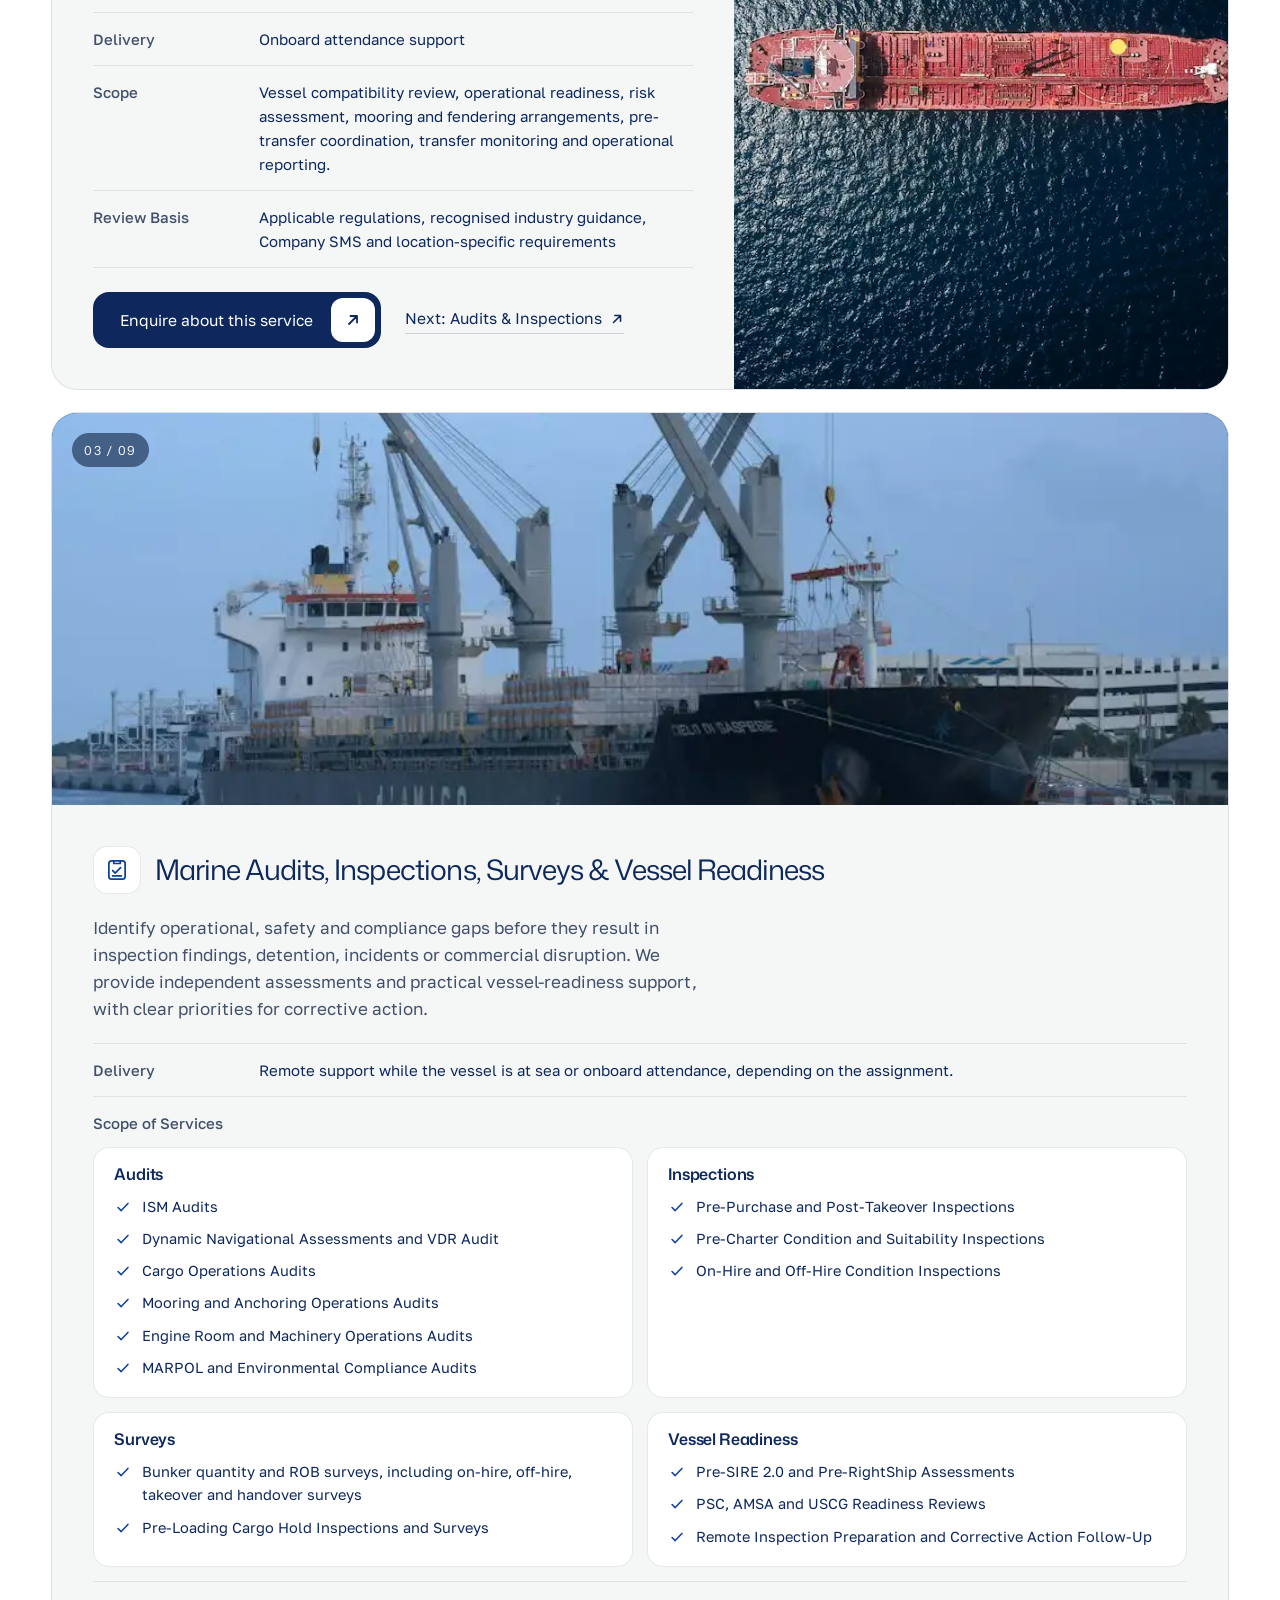
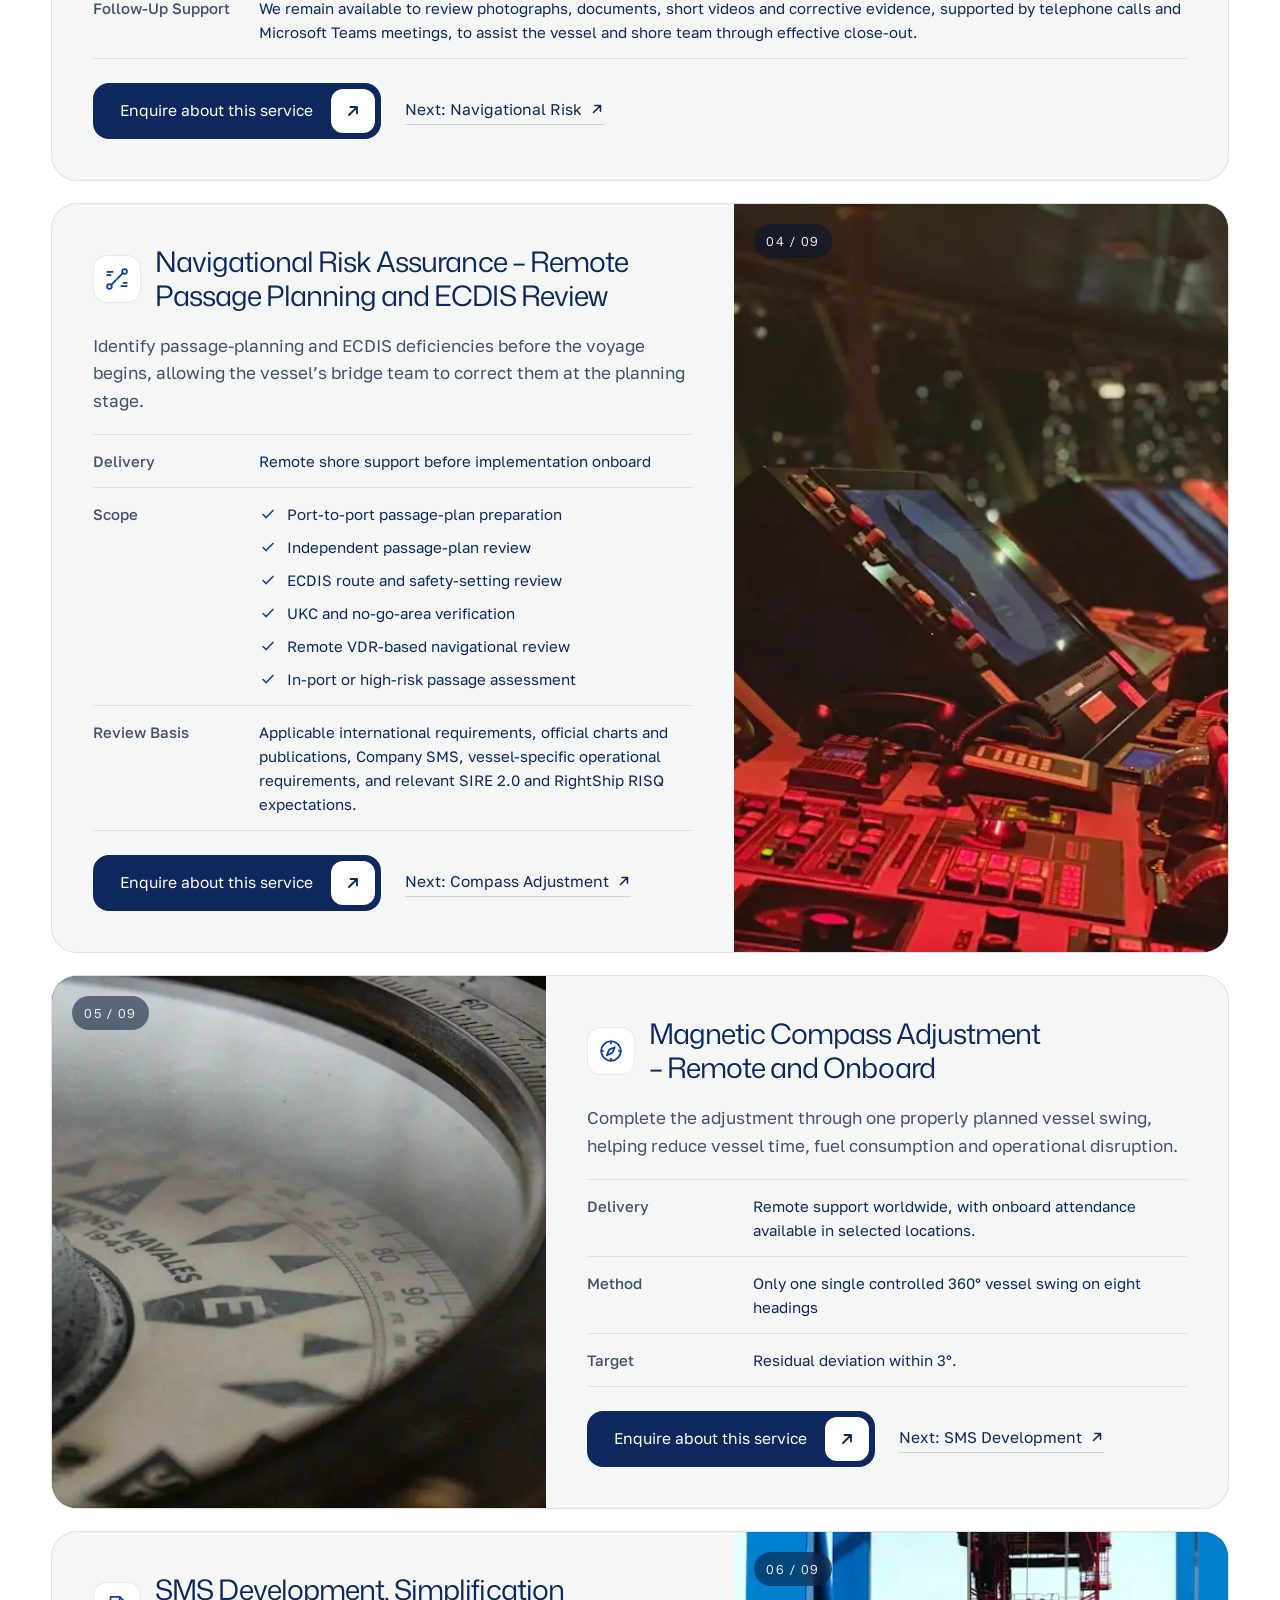
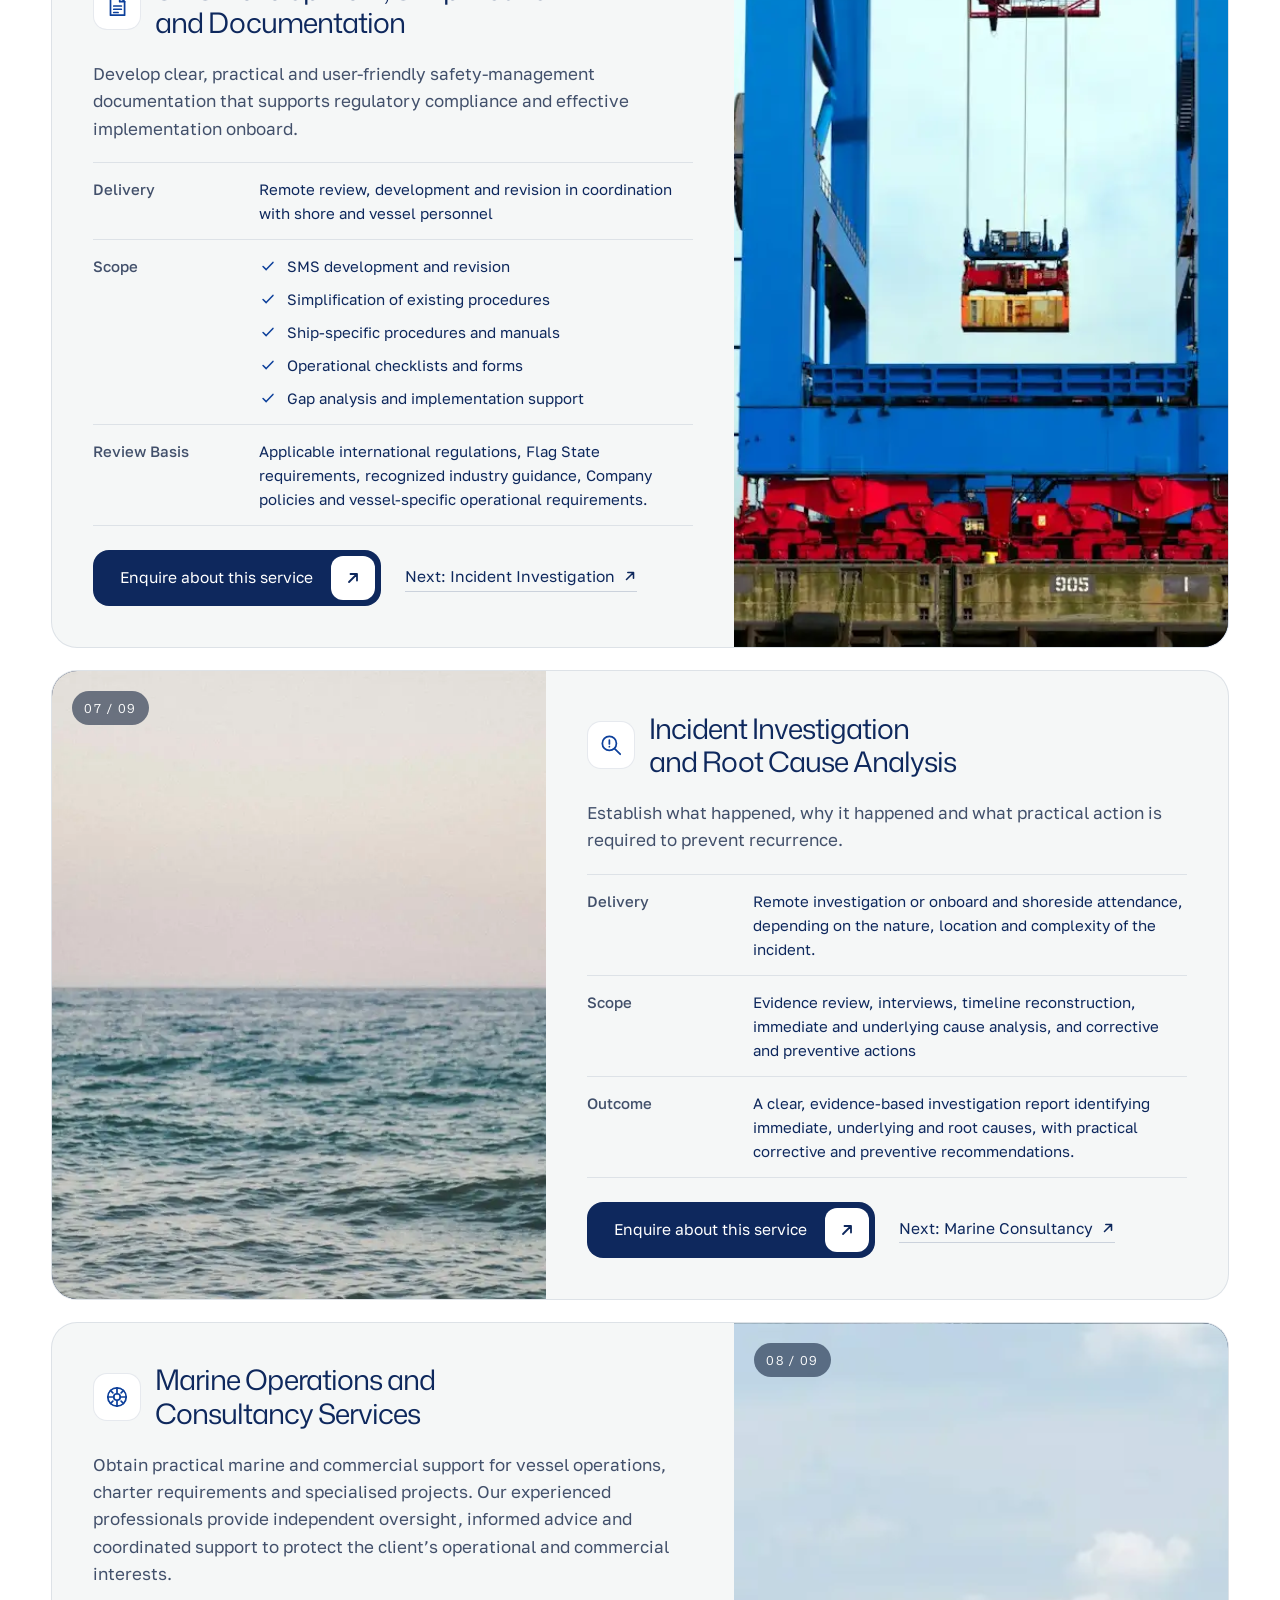
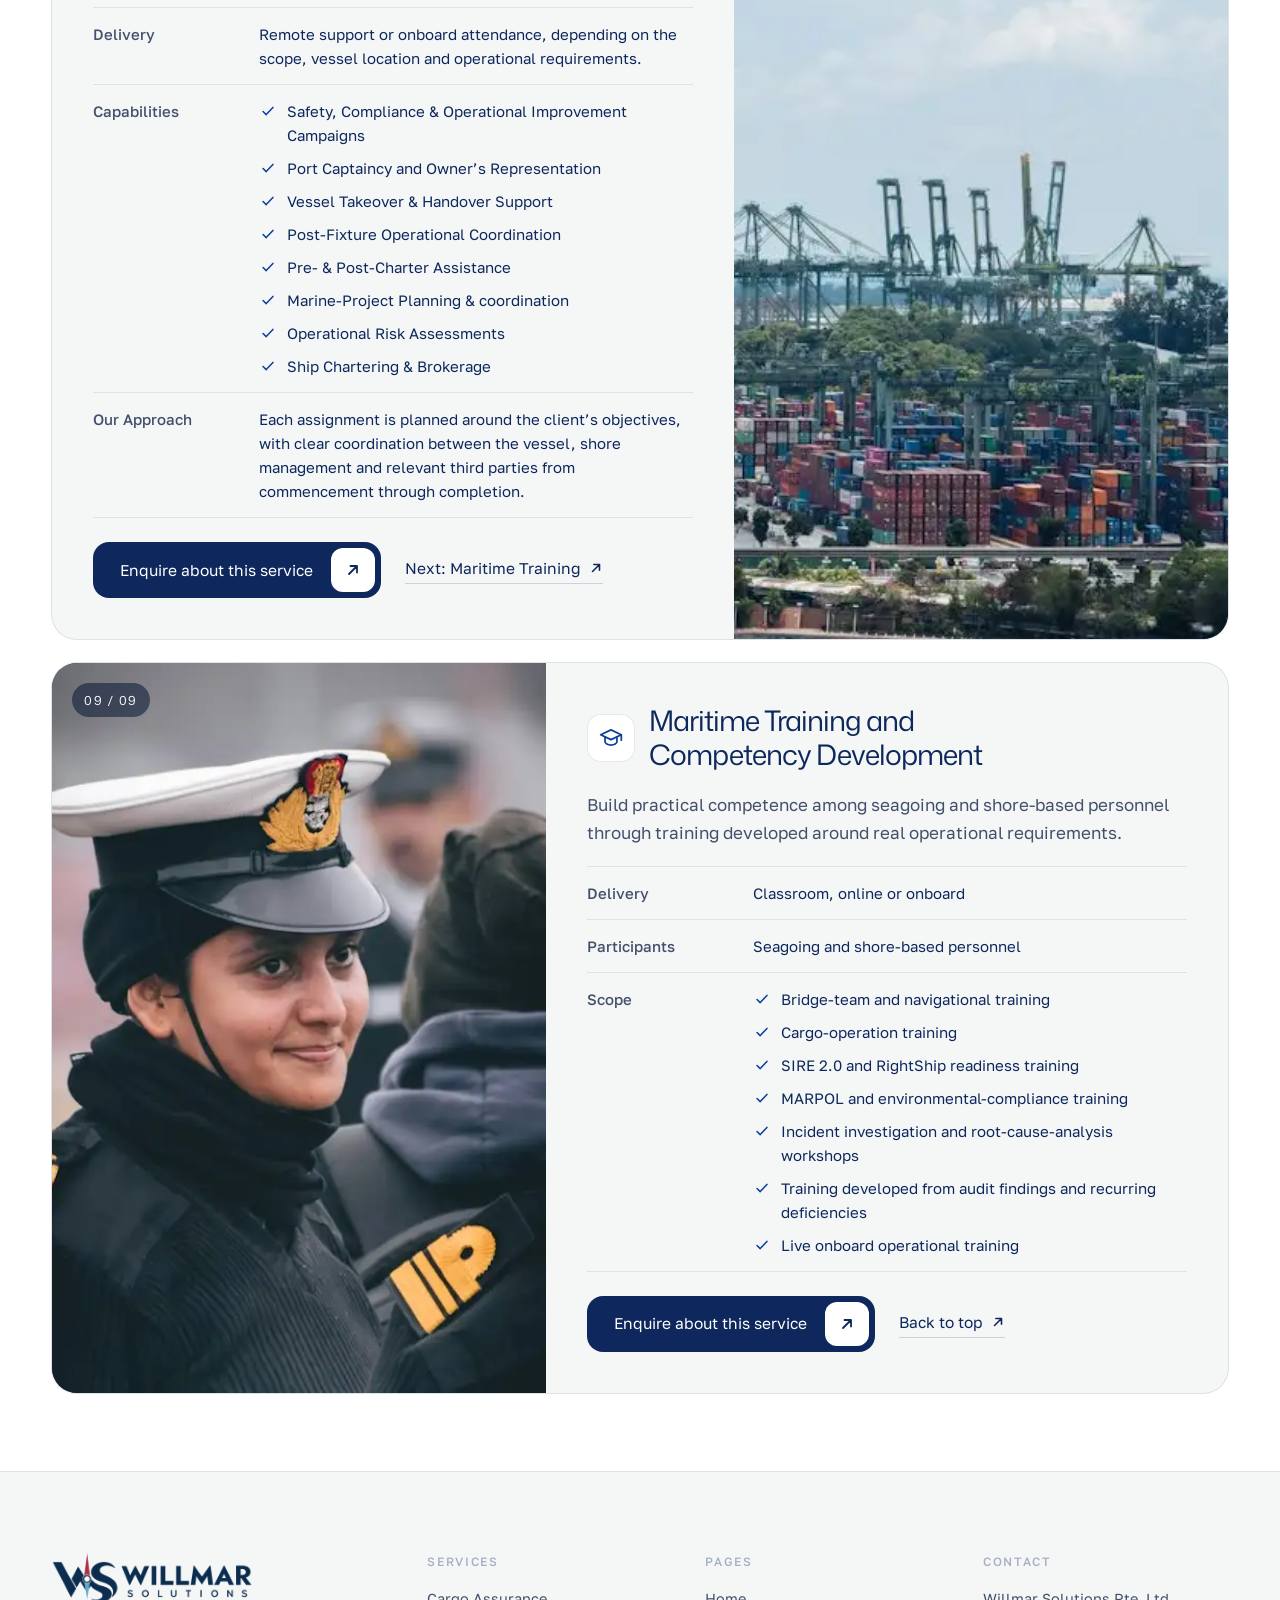
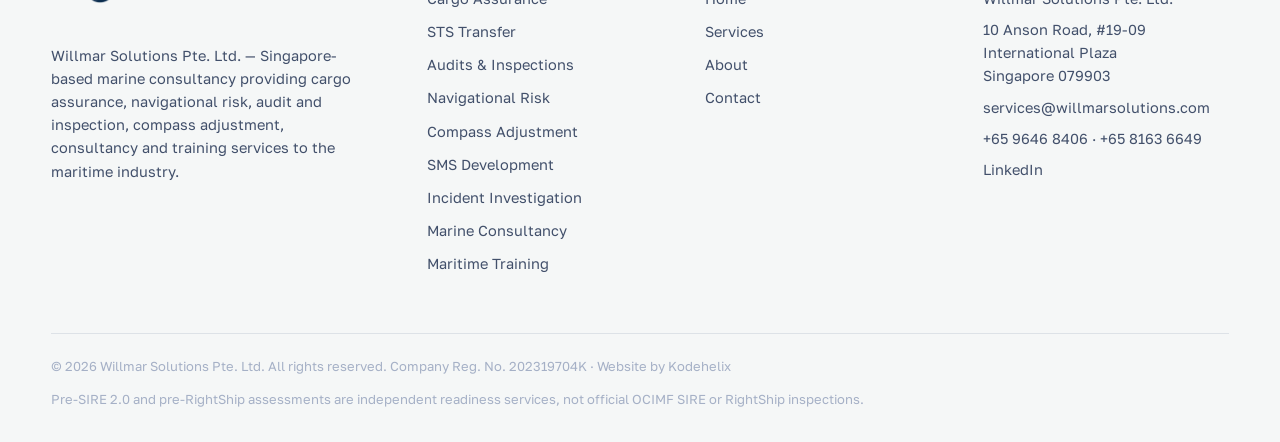
<file: services.html>
<!doctype html>
<html lang="en">
<head>
<meta charset="utf-8">
<meta name="viewport" content="width=device-width, initial-scale=1">
<title>Our Services — Willmar Solutions</title>
<meta name="description" content="Willmar Solutions services: cargo assurance, STS transfer support, marine audits, inspections and surveys, navigational risk assurance, magnetic compass adjustment, SMS development, incident investigation, marine consultancy and maritime training.">
<link rel="icon" type="image/png" href="img/favicon.png">
<link rel="preconnect" href="https://fonts.googleapis.com"><link rel="preconnect" href="https://fonts.gstatic.com" crossorigin><link rel="stylesheet" href="https://fonts.googleapis.com/css2?family=Mona+Sans:wght@400;500;600;700&family=Golos+Text:wght@400;500;600&display=swap">
<link rel="stylesheet" href="site.css?v=8">
</head>
<body>

<header class="header" id="header">
<div class="wrap">
  <a class="brand" href="index.html" aria-label="Willmar Solutions home"><span class="lg lg-full ph-logo-full-web" role="img" aria-label="Willmar Solutions"></span><span class="lg lg-mark ph-logo-mark-web" role="img" aria-label="Willmar Solutions"></span></a>
  <ul class="nav" aria-label="Primary">
    <li><a href="index.html">Home</a></li>
    <li><a href="services.html" class="active" aria-current="page">Services</a></li>
    <li><a href="about.html">About</a></li>
  </ul>
  <div class="header-cta">
    <a class="btn-ghost" href="contact.html">Get in touch</a>
    <button class="burger" type="button" id="burger" aria-label="Open menu"><svg viewBox="0 0 20 20" fill="none" stroke="currentColor" stroke-width="1.8" stroke-linecap="round"><path d="M3 6h14M3 10h14M3 14h14"/></svg></button>
  </div>
</div>
</header>
<div class="drawer" id="drawer" aria-hidden="true">
  <div class="top"><a class="brand" href="index.html"><span class="lg lg-full ph-logo-full-web" role="img" aria-label="Willmar Solutions"></span><span class="lg lg-mark ph-logo-mark-web" role="img" aria-label="Willmar Solutions"></span></a><button class="close" type="button" id="drawer-close" aria-label="Close menu"><svg viewBox="0 0 20 20" fill="none" stroke="currentColor" stroke-width="1.8" stroke-linecap="round"><path d="m5 5 10 10M15 5 5 15"/></svg></button></div>
  <a href="index.html">Home</a>
  <a href="services.html">Services</a>
  <a href="about.html">About</a>
  <a href="contact.html">Contact</a>
  <a class="btn primary" href="contact.html"><span>Request Marine Support</span><span class="ic"><svg viewBox="0 0 16 16" fill="none" stroke="currentColor" stroke-width="1.8" stroke-linecap="round" stroke-linejoin="round"><path d="M4 12 12 4M5.5 4H12v6.5"/></svg></span></a>
</div>
<main class="page" data-page="services" id="top"><section class="page-hero"><div class="wrap"><div class="solo"><div class="crumbs"><a href="index.html">Home</a> / <span>Services</span></div><h1>Our Services</h1><p class="lead">Practical marine support for shipowners, ship managers, charterers and cargo interests—delivered remotely worldwide and onboard in selected maritime locations.</p></div></div></section>
<nav class="jump" id="jump" aria-label="Jump to a service"><div class="wrap"><span class="jump-label">Jump to</span><div class="jump-links"><a href="#cargo-assurance">Cargo Assurance</a><a href="#sts-transfer">STS Transfer</a><a href="#marine-audits">Audits &amp; Inspections</a><a href="#navigational-risk-assurance">Navigational Risk</a><a href="#compass-adjustment">Compass Adjustment</a><a href="#sms-development">SMS Development</a><a href="#incident-investigation">Incident Investigation</a><a href="#marine-consultancy">Marine Consultancy</a><a href="#maritime-training">Maritime Training</a></div></div></nav>
<section class="section tight white"><div class="wrap">
  <div class="svc-list"><article class="svc-row full rv" id="cargo-assurance">
      <div class="svc-row-img"><div class="ph ph-hero " role="img" aria-label="Deck of a laden tanker under way at sea"></div><span class="svc-num">01 / 09</span></div>
      <div class="svc-row-body">
        <div class="svc-row-head"><span class="icon"><svg viewBox="0 0 24 24" fill="none" stroke="currentColor" stroke-linecap="round" stroke-linejoin="round"><path d="M3 9.5 12 5l9 4.5-9 4.5z"/><path d="M3 9.5V17l9 4.5 9-4.5V9.5"/><path d="M12 14v7.5M7.5 7.3l9 4.5"/></svg></span><h2 class="h3">Cargo Assurance and Loss Prevention</h2></div>
        <p class="lead">Protect cargo integrity, reduce avoidable losses and maintain better operational control from loading through discharge.</p>
        <dl class="facts"><div class="fact"><dt>Delivery</dt><dd>Onboard operational supervision and loss prevention during cargo movements.</dd></div><div class="fact"><dt>Cargo Types</dt><dd>Liquid Bulk, Gas, Dry Bulk, Breakbulk and Bagged Cargoes</dd></div><div class="fact"><dt>Scope</dt><dd><ul class="ticks"><li><svg viewBox="0 0 20 20" fill="none" stroke="currentColor" stroke-width="1.7" stroke-linecap="round" stroke-linejoin="round"><path d="m4.5 10.5 3.5 3.5 7.5-8"/></svg><span>Cargo expediting and supervision of loading and discharge operations for Liquid Bulk, Gas, Dry Bulk and Breakbulk cargoes</span></li><li><svg viewBox="0 0 20 20" fill="none" stroke="currentColor" stroke-width="1.7" stroke-linecap="round" stroke-linejoin="round"><path d="m4.5 10.5 3.5 3.5 7.5-8"/></svg><span>Cargo damage and shortage prevention</span></li><li><svg viewBox="0 0 20 20" fill="none" stroke="currentColor" stroke-width="1.7" stroke-linecap="round" stroke-linejoin="round"><path d="m4.5 10.5 3.5 3.5 7.5-8"/></svg><span>Cargo suitability and stowage reviews</span></li><li><svg viewBox="0 0 20 20" fill="none" stroke="currentColor" stroke-width="1.7" stroke-linecap="round" stroke-linejoin="round"><path d="m4.5 10.5 3.5 3.5 7.5-8"/></svg><span>Cargo-hold and hatch-cover readiness inspections</span></li><li><svg viewBox="0 0 20 20" fill="none" stroke="currentColor" stroke-width="1.7" stroke-linecap="round" stroke-linejoin="round"><path d="m4.5 10.5 3.5 3.5 7.5-8"/></svg><span>Jumbo-bag loading, carriage and discharge support</span></li></ul></dd></div><div class="fact"><dt>Specialist Expertise</dt><dd>Cargo loss control and the loading, carriage and discharge of PTA in jumbo bags</dd></div></dl>
        <div class="actions"><a class="btn navy" href="contact.html?service=cargo-assurance"><span>Enquire about this service</span><span class="ic"><svg viewBox="0 0 16 16" fill="none" stroke="currentColor" stroke-width="1.8" stroke-linecap="round" stroke-linejoin="round"><path d="M4 12 12 4M5.5 4H12v6.5"/></svg></span></a><a class="link" href="#sts-transfer">Next: STS Transfer <svg viewBox="0 0 16 16" fill="none" stroke="currentColor" stroke-width="1.8" stroke-linecap="round" stroke-linejoin="round"><path d="M4 12 12 4M5.5 4H12v6.5"/></svg></a></div>
      </div>
    </article><article class="svc-row full rv" id="sts-transfer">
      <div class="svc-row-img"><div class="ph ph-cargo " role="img" aria-label="Aerial view of an oil tanker at sea"></div><span class="svc-num">02 / 09</span></div>
      <div class="svc-row-body">
        <div class="svc-row-head"><span class="icon"><svg viewBox="0 0 24 24" fill="none" stroke="currentColor" stroke-linecap="round" stroke-linejoin="round"><path d="M3 8h12l2.5 3H3z"/><path d="M6.5 8V5.5h4V8"/><path d="M21 16H9l-2.5-3H21z"/><path d="M17.500 16v2.500h-4V16"/><path d="M10.500 11v2M14 11v2"/></svg></span><h2 class="h3">Ship-to-Ship (STS) Transfer Support and Supervision</h2></div>
        <p class="lead">Support the safe and efficient planning and execution of ship-to-ship transfer operations through experienced marine oversight and coordination.</p>
        <dl class="facts"><div class="fact"><dt>Delivery</dt><dd>Onboard attendance support</dd></div><div class="fact"><dt>Scope</dt><dd>Vessel compatibility review, operational readiness, risk assessment, mooring and fendering arrangements, pre-transfer coordination, transfer monitoring and operational reporting.</dd></div><div class="fact"><dt>Review Basis</dt><dd>Applicable regulations, recognised industry guidance, Company SMS and location-specific requirements</dd></div></dl>
        <div class="actions"><a class="btn navy" href="contact.html?service=sts-transfer"><span>Enquire about this service</span><span class="ic"><svg viewBox="0 0 16 16" fill="none" stroke="currentColor" stroke-width="1.8" stroke-linecap="round" stroke-linejoin="round"><path d="M4 12 12 4M5.5 4H12v6.5"/></svg></span></a><a class="link" href="#marine-audits">Next: Audits &amp; Inspections <svg viewBox="0 0 16 16" fill="none" stroke="currentColor" stroke-width="1.8" stroke-linecap="round" stroke-linejoin="round"><path d="M4 12 12 4M5.5 4H12v6.5"/></svg></a></div>
      </div>
    </article><article class="svc-row full banner rv" id="marine-audits">
      <div class="svc-row-img"><div class="ph ph-audit " role="img" aria-label="Geared bulk carrier alongside at berth"></div><span class="svc-num">03 / 09</span></div>
      <div class="svc-row-body">
        <div class="svc-row-head"><span class="icon"><svg viewBox="0 0 24 24" fill="none" stroke="currentColor" stroke-linecap="round" stroke-linejoin="round"><rect x="4.5" y="3.5" width="15" height="17" rx="2.500"/><path d="M9 3.5V6h6V3.5"/><path d="m8 12.5 2.300 2.300 5-5"/><path d="M8 17.500h8"/></svg></span><h2 class="h3">Marine Audits, Inspections, Surveys &amp; Vessel Readiness</h2></div>
        <p class="lead">Identify operational, safety and compliance gaps before they result in inspection findings, detention, incidents or commercial disruption. We provide independent assessments and practical vessel-readiness support, with clear priorities for corrective action.</p>
        <dl class="facts"><div class="fact"><dt>Delivery</dt><dd>Remote support while the vessel is at sea or onboard attendance, depending on the assignment.</dd></div><div class="fact wide"><dt>Scope of Services</dt><dd><div class="grps"><div class="grp"><h3>Audits</h3><ul class="ticks"><li><svg viewBox="0 0 20 20" fill="none" stroke="currentColor" stroke-width="1.7" stroke-linecap="round" stroke-linejoin="round"><path d="m4.5 10.5 3.5 3.5 7.5-8"/></svg><span>ISM Audits</span></li><li><svg viewBox="0 0 20 20" fill="none" stroke="currentColor" stroke-width="1.7" stroke-linecap="round" stroke-linejoin="round"><path d="m4.5 10.5 3.5 3.5 7.5-8"/></svg><span>Dynamic Navigational Assessments and VDR Audit</span></li><li><svg viewBox="0 0 20 20" fill="none" stroke="currentColor" stroke-width="1.7" stroke-linecap="round" stroke-linejoin="round"><path d="m4.5 10.5 3.5 3.5 7.5-8"/></svg><span>Cargo Operations Audits</span></li><li><svg viewBox="0 0 20 20" fill="none" stroke="currentColor" stroke-width="1.7" stroke-linecap="round" stroke-linejoin="round"><path d="m4.5 10.5 3.5 3.5 7.5-8"/></svg><span>Mooring and Anchoring Operations Audits</span></li><li><svg viewBox="0 0 20 20" fill="none" stroke="currentColor" stroke-width="1.7" stroke-linecap="round" stroke-linejoin="round"><path d="m4.5 10.5 3.5 3.5 7.5-8"/></svg><span>Engine Room and Machinery Operations Audits</span></li><li><svg viewBox="0 0 20 20" fill="none" stroke="currentColor" stroke-width="1.7" stroke-linecap="round" stroke-linejoin="round"><path d="m4.5 10.5 3.5 3.5 7.5-8"/></svg><span>MARPOL and Environmental Compliance Audits</span></li></ul></div><div class="grp"><h3>Inspections</h3><ul class="ticks"><li><svg viewBox="0 0 20 20" fill="none" stroke="currentColor" stroke-width="1.7" stroke-linecap="round" stroke-linejoin="round"><path d="m4.5 10.5 3.5 3.5 7.5-8"/></svg><span>Pre-Purchase and Post-Takeover Inspections</span></li><li><svg viewBox="0 0 20 20" fill="none" stroke="currentColor" stroke-width="1.7" stroke-linecap="round" stroke-linejoin="round"><path d="m4.5 10.5 3.5 3.5 7.5-8"/></svg><span>Pre-Charter Condition and Suitability Inspections</span></li><li><svg viewBox="0 0 20 20" fill="none" stroke="currentColor" stroke-width="1.7" stroke-linecap="round" stroke-linejoin="round"><path d="m4.5 10.5 3.5 3.5 7.5-8"/></svg><span>On-Hire and Off-Hire Condition Inspections</span></li></ul></div><div class="grp"><h3>Surveys</h3><ul class="ticks"><li><svg viewBox="0 0 20 20" fill="none" stroke="currentColor" stroke-width="1.7" stroke-linecap="round" stroke-linejoin="round"><path d="m4.5 10.5 3.5 3.5 7.5-8"/></svg><span>Bunker quantity and ROB surveys, including on-hire, off-hire, takeover and handover surveys</span></li><li><svg viewBox="0 0 20 20" fill="none" stroke="currentColor" stroke-width="1.7" stroke-linecap="round" stroke-linejoin="round"><path d="m4.5 10.5 3.5 3.5 7.5-8"/></svg><span>Pre-Loading Cargo Hold Inspections and Surveys</span></li></ul></div><div class="grp"><h3>Vessel Readiness</h3><ul class="ticks"><li><svg viewBox="0 0 20 20" fill="none" stroke="currentColor" stroke-width="1.7" stroke-linecap="round" stroke-linejoin="round"><path d="m4.5 10.5 3.5 3.5 7.5-8"/></svg><span>Pre-SIRE 2.0 and Pre-RightShip Assessments</span></li><li><svg viewBox="0 0 20 20" fill="none" stroke="currentColor" stroke-width="1.7" stroke-linecap="round" stroke-linejoin="round"><path d="m4.5 10.5 3.5 3.5 7.5-8"/></svg><span>PSC, AMSA and USCG Readiness Reviews</span></li><li><svg viewBox="0 0 20 20" fill="none" stroke="currentColor" stroke-width="1.7" stroke-linecap="round" stroke-linejoin="round"><path d="m4.5 10.5 3.5 3.5 7.5-8"/></svg><span>Remote Inspection Preparation and Corrective Action Follow-Up</span></li></ul></div></div></dd></div><div class="fact"><dt>Follow-Up Support</dt><dd>We remain available to review photographs, documents, short videos and corrective evidence, supported by telephone calls and Microsoft Teams meetings, to assist the vessel and shore team through effective close-out.</dd></div></dl>
        <div class="actions"><a class="btn navy" href="contact.html?service=marine-audits"><span>Enquire about this service</span><span class="ic"><svg viewBox="0 0 16 16" fill="none" stroke="currentColor" stroke-width="1.8" stroke-linecap="round" stroke-linejoin="round"><path d="M4 12 12 4M5.5 4H12v6.5"/></svg></span></a><a class="link" href="#navigational-risk-assurance">Next: Navigational Risk <svg viewBox="0 0 16 16" fill="none" stroke="currentColor" stroke-width="1.8" stroke-linecap="round" stroke-linejoin="round"><path d="M4 12 12 4M5.5 4H12v6.5"/></svg></a></div>
      </div>
    </article><article class="svc-row full rv" id="navigational-risk-assurance">
      <div class="svc-row-img"><div class="ph ph-nav " role="img" aria-label="Ship&#x27;s bridge console at night"></div><span class="svc-num">04 / 09</span></div>
      <div class="svc-row-body">
        <div class="svc-row-head"><span class="icon"><svg viewBox="0 0 24 24" fill="none" stroke="currentColor" stroke-linecap="round" stroke-linejoin="round"><circle cx="5" cy="19" r="2.200"/><circle cx="19" cy="5" r="2.200"/><path d="M6.800 17.400 10 14M14 10l3.400-3.400"/><path d="M10 14c1.500-1.500 2.500-2.500 4-4"/><path d="M3 5.500h5M3 8.500h3M16 18.500h5M18 15.500h3"/></svg></span><h2 class="h3">Navigational Risk Assurance – Remote Passage Planning and ECDIS Review</h2></div>
        <p class="lead">Identify passage-planning and ECDIS deficiencies before the voyage begins, allowing the vessel’s bridge team to correct them at the planning stage.</p>
        <dl class="facts"><div class="fact"><dt>Delivery</dt><dd>Remote shore support before implementation onboard</dd></div><div class="fact"><dt>Scope</dt><dd><ul class="ticks"><li><svg viewBox="0 0 20 20" fill="none" stroke="currentColor" stroke-width="1.7" stroke-linecap="round" stroke-linejoin="round"><path d="m4.5 10.5 3.5 3.5 7.5-8"/></svg><span>Port-to-port passage-plan preparation</span></li><li><svg viewBox="0 0 20 20" fill="none" stroke="currentColor" stroke-width="1.7" stroke-linecap="round" stroke-linejoin="round"><path d="m4.5 10.5 3.5 3.5 7.5-8"/></svg><span>Independent passage-plan review</span></li><li><svg viewBox="0 0 20 20" fill="none" stroke="currentColor" stroke-width="1.7" stroke-linecap="round" stroke-linejoin="round"><path d="m4.5 10.5 3.5 3.5 7.5-8"/></svg><span>ECDIS route and safety-setting review</span></li><li><svg viewBox="0 0 20 20" fill="none" stroke="currentColor" stroke-width="1.7" stroke-linecap="round" stroke-linejoin="round"><path d="m4.5 10.5 3.5 3.5 7.5-8"/></svg><span>UKC and no-go-area verification</span></li><li><svg viewBox="0 0 20 20" fill="none" stroke="currentColor" stroke-width="1.7" stroke-linecap="round" stroke-linejoin="round"><path d="m4.5 10.5 3.5 3.5 7.5-8"/></svg><span>Remote VDR-based navigational review</span></li><li><svg viewBox="0 0 20 20" fill="none" stroke="currentColor" stroke-width="1.7" stroke-linecap="round" stroke-linejoin="round"><path d="m4.5 10.5 3.5 3.5 7.5-8"/></svg><span>In-port or high-risk passage assessment</span></li></ul></dd></div><div class="fact"><dt>Review Basis</dt><dd>Applicable international requirements, official charts and publications, Company SMS, vessel-specific operational requirements, and relevant SIRE 2.0 and RightShip RISQ expectations.</dd></div></dl>
        <div class="actions"><a class="btn navy" href="contact.html?service=navigational-risk-assurance"><span>Enquire about this service</span><span class="ic"><svg viewBox="0 0 16 16" fill="none" stroke="currentColor" stroke-width="1.8" stroke-linecap="round" stroke-linejoin="round"><path d="M4 12 12 4M5.5 4H12v6.5"/></svg></span></a><a class="link" href="#compass-adjustment">Next: Compass Adjustment <svg viewBox="0 0 16 16" fill="none" stroke="currentColor" stroke-width="1.8" stroke-linecap="round" stroke-linejoin="round"><path d="M4 12 12 4M5.5 4H12v6.5"/></svg></a></div>
      </div>
    </article><article class="svc-row full rv" id="compass-adjustment">
      <div class="svc-row-img"><div class="ph ph-compass " role="img" aria-label="Ship&#x27;s magnetic compass in its binnacle"></div><span class="svc-num">05 / 09</span></div>
      <div class="svc-row-body">
        <div class="svc-row-head"><span class="icon"><svg viewBox="0 0 24 24" fill="none" stroke="currentColor" stroke-linecap="round" stroke-linejoin="round"><circle cx="12" cy="12" r="9"/><path d="M12 3v2M12 19v2M3 12h2M19 12h2"/><path d="m15.500 8.500-2.200 5.200-5.200 2.200 2.200-5.200z"/></svg></span><h2 class="h3">Magnetic Compass Adjustment – Remote and Onboard</h2></div>
        <p class="lead">Complete the adjustment through one properly planned vessel swing, helping reduce vessel time, fuel consumption and operational disruption.</p>
        <dl class="facts"><div class="fact"><dt>Delivery</dt><dd>Remote support worldwide, with onboard attendance available in selected locations.</dd></div><div class="fact"><dt>Method</dt><dd>Only one single controlled 360° vessel swing on eight headings</dd></div><div class="fact"><dt>Target</dt><dd>Residual deviation within 3°.</dd></div></dl>
        <div class="actions"><a class="btn navy" href="contact.html?service=compass-adjustment"><span>Enquire about this service</span><span class="ic"><svg viewBox="0 0 16 16" fill="none" stroke="currentColor" stroke-width="1.8" stroke-linecap="round" stroke-linejoin="round"><path d="M4 12 12 4M5.5 4H12v6.5"/></svg></span></a><a class="link" href="#sms-development">Next: SMS Development <svg viewBox="0 0 16 16" fill="none" stroke="currentColor" stroke-width="1.8" stroke-linecap="round" stroke-linejoin="round"><path d="M4 12 12 4M5.5 4H12v6.5"/></svg></a></div>
      </div>
    </article><article class="svc-row full rv" id="sms-development">
      <div class="svc-row-img"><div class="ph ph-port " role="img" aria-label="Container gantry crane working at a terminal"></div><span class="svc-num">06 / 09</span></div>
      <div class="svc-row-body">
        <div class="svc-row-head"><span class="icon"><svg viewBox="0 0 24 24" fill="none" stroke="currentColor" stroke-linecap="round" stroke-linejoin="round"><path d="M6 3.500h8.500L19 8v12.500H6z"/><path d="M14.500 3.500V8H19"/><path d="M9 12h7M9 15h7M9 18h4"/></svg></span><h2 class="h3">SMS Development, Simplification and Documentation</h2></div>
        <p class="lead">Develop clear, practical and user-friendly safety-management documentation that supports regulatory compliance and effective implementation onboard.</p>
        <dl class="facts"><div class="fact"><dt>Delivery</dt><dd>Remote review, development and revision in coordination with shore and vessel personnel</dd></div><div class="fact"><dt>Scope</dt><dd><ul class="ticks"><li><svg viewBox="0 0 20 20" fill="none" stroke="currentColor" stroke-width="1.7" stroke-linecap="round" stroke-linejoin="round"><path d="m4.5 10.5 3.5 3.5 7.5-8"/></svg><span>SMS development and revision</span></li><li><svg viewBox="0 0 20 20" fill="none" stroke="currentColor" stroke-width="1.7" stroke-linecap="round" stroke-linejoin="round"><path d="m4.5 10.5 3.5 3.5 7.5-8"/></svg><span>Simplification of existing procedures</span></li><li><svg viewBox="0 0 20 20" fill="none" stroke="currentColor" stroke-width="1.7" stroke-linecap="round" stroke-linejoin="round"><path d="m4.5 10.5 3.5 3.5 7.5-8"/></svg><span>Ship-specific procedures and manuals</span></li><li><svg viewBox="0 0 20 20" fill="none" stroke="currentColor" stroke-width="1.7" stroke-linecap="round" stroke-linejoin="round"><path d="m4.5 10.5 3.5 3.5 7.5-8"/></svg><span>Operational checklists and forms</span></li><li><svg viewBox="0 0 20 20" fill="none" stroke="currentColor" stroke-width="1.7" stroke-linecap="round" stroke-linejoin="round"><path d="m4.5 10.5 3.5 3.5 7.5-8"/></svg><span>Gap analysis and implementation support</span></li></ul></dd></div><div class="fact"><dt>Review Basis</dt><dd>Applicable international regulations, Flag State requirements, recognized industry guidance, Company policies and vessel-specific operational requirements.</dd></div></dl>
        <div class="actions"><a class="btn navy" href="contact.html?service=sms-development"><span>Enquire about this service</span><span class="ic"><svg viewBox="0 0 16 16" fill="none" stroke="currentColor" stroke-width="1.8" stroke-linecap="round" stroke-linejoin="round"><path d="M4 12 12 4M5.5 4H12v6.5"/></svg></span></a><a class="link" href="#incident-investigation">Next: Incident Investigation <svg viewBox="0 0 16 16" fill="none" stroke="currentColor" stroke-width="1.8" stroke-linecap="round" stroke-linejoin="round"><path d="M4 12 12 4M5.5 4H12v6.5"/></svg></a></div>
      </div>
    </article><article class="svc-row full rv" id="incident-investigation">
      <div class="svc-row-img"><div class="ph ph-sea " role="img" aria-label="Open sea under an overcast sky"></div><span class="svc-num">07 / 09</span></div>
      <div class="svc-row-body">
        <div class="svc-row-head"><span class="icon"><svg viewBox="0 0 24 24" fill="none" stroke="currentColor" stroke-linecap="round" stroke-linejoin="round"><circle cx="10.500" cy="10.500" r="6.500"/><path d="m15.500 15.500 5 5"/><path d="M10.500 7.500v3.500M10.500 13.500v.100"/></svg></span><h2 class="h3">Incident Investigation and Root Cause Analysis</h2></div>
        <p class="lead">Establish what happened, why it happened and what practical action is required to prevent recurrence.</p>
        <dl class="facts"><div class="fact"><dt>Delivery</dt><dd>Remote investigation or onboard and shoreside attendance, depending on the nature, location and complexity of the incident.</dd></div><div class="fact"><dt>Scope</dt><dd>Evidence review, interviews, timeline reconstruction, immediate and underlying cause analysis, and corrective and preventive actions</dd></div><div class="fact"><dt>Outcome</dt><dd>A clear, evidence-based investigation report identifying immediate, underlying and root causes, with practical corrective and preventive recommendations.</dd></div></dl>
        <div class="actions"><a class="btn navy" href="contact.html?service=incident-investigation"><span>Enquire about this service</span><span class="ic"><svg viewBox="0 0 16 16" fill="none" stroke="currentColor" stroke-width="1.8" stroke-linecap="round" stroke-linejoin="round"><path d="M4 12 12 4M5.5 4H12v6.5"/></svg></span></a><a class="link" href="#marine-consultancy">Next: Marine Consultancy <svg viewBox="0 0 16 16" fill="none" stroke="currentColor" stroke-width="1.8" stroke-linecap="round" stroke-linejoin="round"><path d="M4 12 12 4M5.5 4H12v6.5"/></svg></a></div>
      </div>
    </article><article class="svc-row full rv" id="marine-consultancy">
      <div class="svc-row-img"><div class="ph ph-consult " role="img" aria-label="Container terminal with gantry cranes"></div><span class="svc-num">08 / 09</span></div>
      <div class="svc-row-body">
        <div class="svc-row-head"><span class="icon"><svg viewBox="0 0 24 24" fill="none" stroke="currentColor" stroke-linecap="round" stroke-linejoin="round"><circle cx="12" cy="12" r="8.500"/><circle cx="12" cy="12" r="3"/><path d="M12 3.500V9M12 15v5.500M3.500 12H9M15 12h5.500M6 6l2.200 2.200M15.800 15.800 18 18M18 6l-2.200 2.200M8.200 15.800 6 18"/></svg></span><h2 class="h3">Marine Operations and Consultancy Services</h2></div>
        <p class="lead">Obtain practical marine and commercial support for vessel operations, charter requirements and specialised projects. Our experienced professionals provide independent oversight, informed advice and coordinated support to protect the client’s operational and commercial interests.</p>
        <dl class="facts"><div class="fact"><dt>Delivery</dt><dd>Remote support or onboard attendance, depending on the scope, vessel location and operational requirements.</dd></div><div class="fact"><dt>Capabilities</dt><dd><ul class="ticks"><li><svg viewBox="0 0 20 20" fill="none" stroke="currentColor" stroke-width="1.7" stroke-linecap="round" stroke-linejoin="round"><path d="m4.5 10.5 3.5 3.5 7.5-8"/></svg><span>Safety, Compliance &amp; Operational Improvement Campaigns</span></li><li><svg viewBox="0 0 20 20" fill="none" stroke="currentColor" stroke-width="1.7" stroke-linecap="round" stroke-linejoin="round"><path d="m4.5 10.5 3.5 3.5 7.5-8"/></svg><span>Port Captaincy and Owner’s Representation</span></li><li><svg viewBox="0 0 20 20" fill="none" stroke="currentColor" stroke-width="1.7" stroke-linecap="round" stroke-linejoin="round"><path d="m4.5 10.5 3.5 3.5 7.5-8"/></svg><span>Vessel Takeover &amp; Handover Support</span></li><li><svg viewBox="0 0 20 20" fill="none" stroke="currentColor" stroke-width="1.7" stroke-linecap="round" stroke-linejoin="round"><path d="m4.5 10.5 3.5 3.5 7.5-8"/></svg><span>Post-Fixture Operational Coordination</span></li><li><svg viewBox="0 0 20 20" fill="none" stroke="currentColor" stroke-width="1.7" stroke-linecap="round" stroke-linejoin="round"><path d="m4.5 10.5 3.5 3.5 7.5-8"/></svg><span>Pre- &amp; Post-Charter Assistance</span></li><li><svg viewBox="0 0 20 20" fill="none" stroke="currentColor" stroke-width="1.7" stroke-linecap="round" stroke-linejoin="round"><path d="m4.5 10.5 3.5 3.5 7.5-8"/></svg><span>Marine-Project Planning &amp; coordination</span></li><li><svg viewBox="0 0 20 20" fill="none" stroke="currentColor" stroke-width="1.7" stroke-linecap="round" stroke-linejoin="round"><path d="m4.5 10.5 3.5 3.5 7.5-8"/></svg><span>Operational Risk Assessments</span></li><li><svg viewBox="0 0 20 20" fill="none" stroke="currentColor" stroke-width="1.7" stroke-linecap="round" stroke-linejoin="round"><path d="m4.5 10.5 3.5 3.5 7.5-8"/></svg><span>Ship Chartering &amp; Brokerage</span></li></ul></dd></div><div class="fact"><dt>Our Approach</dt><dd>Each assignment is planned around the client’s objectives, with clear coordination between the vessel, shore management and relevant third parties from commencement through completion.</dd></div></dl>
        <div class="actions"><a class="btn navy" href="contact.html?service=marine-consultancy"><span>Enquire about this service</span><span class="ic"><svg viewBox="0 0 16 16" fill="none" stroke="currentColor" stroke-width="1.8" stroke-linecap="round" stroke-linejoin="round"><path d="M4 12 12 4M5.5 4H12v6.5"/></svg></span></a><a class="link" href="#maritime-training">Next: Maritime Training <svg viewBox="0 0 16 16" fill="none" stroke="currentColor" stroke-width="1.8" stroke-linecap="round" stroke-linejoin="round"><path d="M4 12 12 4M5.5 4H12v6.5"/></svg></a></div>
      </div>
    </article><article class="svc-row full rv" id="maritime-training">
      <div class="svc-row-img"><div class="ph ph-training " role="img" aria-label="Deck officers in uniform"></div><span class="svc-num">09 / 09</span></div>
      <div class="svc-row-body">
        <div class="svc-row-head"><span class="icon"><svg viewBox="0 0 24 24" fill="none" stroke="currentColor" stroke-linecap="round" stroke-linejoin="round"><path d="m2.500 9 9.500-4.500L21.500 9 12 13.500z"/><path d="M6.500 11v4.500c0 1.500 2.500 3 5.500 3s5.500-1.500 5.500-3V11"/><path d="M21.500 9v5"/></svg></span><h2 class="h3">Maritime Training and Competency Development</h2></div>
        <p class="lead">Build practical competence among seagoing and shore-based personnel through training developed around real operational requirements.</p>
        <dl class="facts"><div class="fact"><dt>Delivery</dt><dd>Classroom, online or onboard</dd></div><div class="fact"><dt>Participants</dt><dd>Seagoing and shore-based personnel</dd></div><div class="fact"><dt>Scope</dt><dd><ul class="ticks"><li><svg viewBox="0 0 20 20" fill="none" stroke="currentColor" stroke-width="1.7" stroke-linecap="round" stroke-linejoin="round"><path d="m4.5 10.5 3.5 3.5 7.5-8"/></svg><span>Bridge-team and navigational training</span></li><li><svg viewBox="0 0 20 20" fill="none" stroke="currentColor" stroke-width="1.7" stroke-linecap="round" stroke-linejoin="round"><path d="m4.5 10.5 3.5 3.5 7.5-8"/></svg><span>Cargo-operation training</span></li><li><svg viewBox="0 0 20 20" fill="none" stroke="currentColor" stroke-width="1.7" stroke-linecap="round" stroke-linejoin="round"><path d="m4.5 10.5 3.5 3.5 7.5-8"/></svg><span>SIRE 2.0 and RightShip readiness training</span></li><li><svg viewBox="0 0 20 20" fill="none" stroke="currentColor" stroke-width="1.7" stroke-linecap="round" stroke-linejoin="round"><path d="m4.5 10.5 3.5 3.5 7.5-8"/></svg><span>MARPOL and environmental-compliance training</span></li><li><svg viewBox="0 0 20 20" fill="none" stroke="currentColor" stroke-width="1.7" stroke-linecap="round" stroke-linejoin="round"><path d="m4.5 10.5 3.5 3.5 7.5-8"/></svg><span>Incident investigation and root-cause-analysis workshops</span></li><li><svg viewBox="0 0 20 20" fill="none" stroke="currentColor" stroke-width="1.7" stroke-linecap="round" stroke-linejoin="round"><path d="m4.5 10.5 3.5 3.5 7.5-8"/></svg><span>Training developed from audit findings and recurring deficiencies</span></li><li><svg viewBox="0 0 20 20" fill="none" stroke="currentColor" stroke-width="1.7" stroke-linecap="round" stroke-linejoin="round"><path d="m4.5 10.5 3.5 3.5 7.5-8"/></svg><span>Live onboard operational training</span></li></ul></dd></div></dl>
        <div class="actions"><a class="btn navy" href="contact.html?service=maritime-training"><span>Enquire about this service</span><span class="ic"><svg viewBox="0 0 16 16" fill="none" stroke="currentColor" stroke-width="1.8" stroke-linecap="round" stroke-linejoin="round"><path d="M4 12 12 4M5.5 4H12v6.5"/></svg></span></a><a class="link" href="#top">Back to top <svg viewBox="0 0 16 16" fill="none" stroke="currentColor" stroke-width="1.8" stroke-linecap="round" stroke-linejoin="round"><path d="M4 12 12 4M5.5 4H12v6.5"/></svg></a></div>
      </div>
    </article>
  </div>
</div></section>

</main>
<a class="to-top" id="to-top" href="#top" aria-label="Back to top"><svg viewBox="0 0 16 16" fill="none" stroke="currentColor" stroke-width="1.8" stroke-linecap="round" stroke-linejoin="round"><path d="M8 13V3M3.5 7.5 8 3l4.5 4.5"/></svg></a>
<footer class="footer">
<div class="wrap">
  <div class="cols">
    <div>
      <a class="brand footer-brand" href="index.html"><span class="lg lg-full ph-logo-full-web" role="img" aria-label="Willmar Solutions"></span><span class="lg lg-mark ph-logo-mark-web" role="img" aria-label="Willmar Solutions"></span></a>
      <p class="about">Willmar Solutions Pte. Ltd. — Singapore-based marine consultancy providing cargo assurance, navigational risk, audit and inspection, compass adjustment, consultancy and training services to the maritime industry.</p>
    </div>
    <div><h5>Services</h5><ul><li><a href="services.html#cargo-assurance">Cargo Assurance</a></li><li><a href="services.html#sts-transfer">STS Transfer</a></li><li><a href="services.html#marine-audits">Audits &amp; Inspections</a></li><li><a href="services.html#navigational-risk-assurance">Navigational Risk</a></li><li><a href="services.html#compass-adjustment">Compass Adjustment</a></li><li><a href="services.html#sms-development">SMS Development</a></li><li><a href="services.html#incident-investigation">Incident Investigation</a></li><li><a href="services.html#marine-consultancy">Marine Consultancy</a></li><li><a href="services.html#maritime-training">Maritime Training</a></li></ul></div>
    <div><h5>Pages</h5><ul><li><a href="index.html">Home</a></li><li><a href="services.html">Services</a></li><li><a href="about.html">About</a></li><li><a href="contact.html">Contact</a></li></ul></div>
    <div><h5>Contact</h5>
      <div class="contact-line">
        <div>Willmar Solutions Pte. Ltd.</div>
        <div>10 Anson Road, #19-09<br>International Plaza<br>Singapore 079903</div>
        <div><a href="mailto:services@willmarsolutions.com">services@willmarsolutions.com</a></div>
        <div><a href="tel:+6596468406">+65 9646 8406</a> · <a href="tel:+6581636649">+65 8163 6649</a></div>
        <div><a href="https://www.linkedin.com/company/willmar-solutions-pte-ltd/" target="_blank" rel="noopener">LinkedIn</a></div>
      </div>
    </div>
  </div>
  <div class="bottom"><span>© 2026 Willmar Solutions Pte. Ltd. All rights reserved. Company Reg. No. 202319704K · <a href="https://kodehelix.in/" target="_blank" rel="noopener">Website by Kodehelix</a></span><span>Pre-SIRE 2.0 and pre-RightShip assessments are independent readiness services, not official OCIMF SIRE or RightShip inspections.</span></div>
</div>
</footer>
<script src="site.js?v=8"></script>
</body>
</html>
</file>
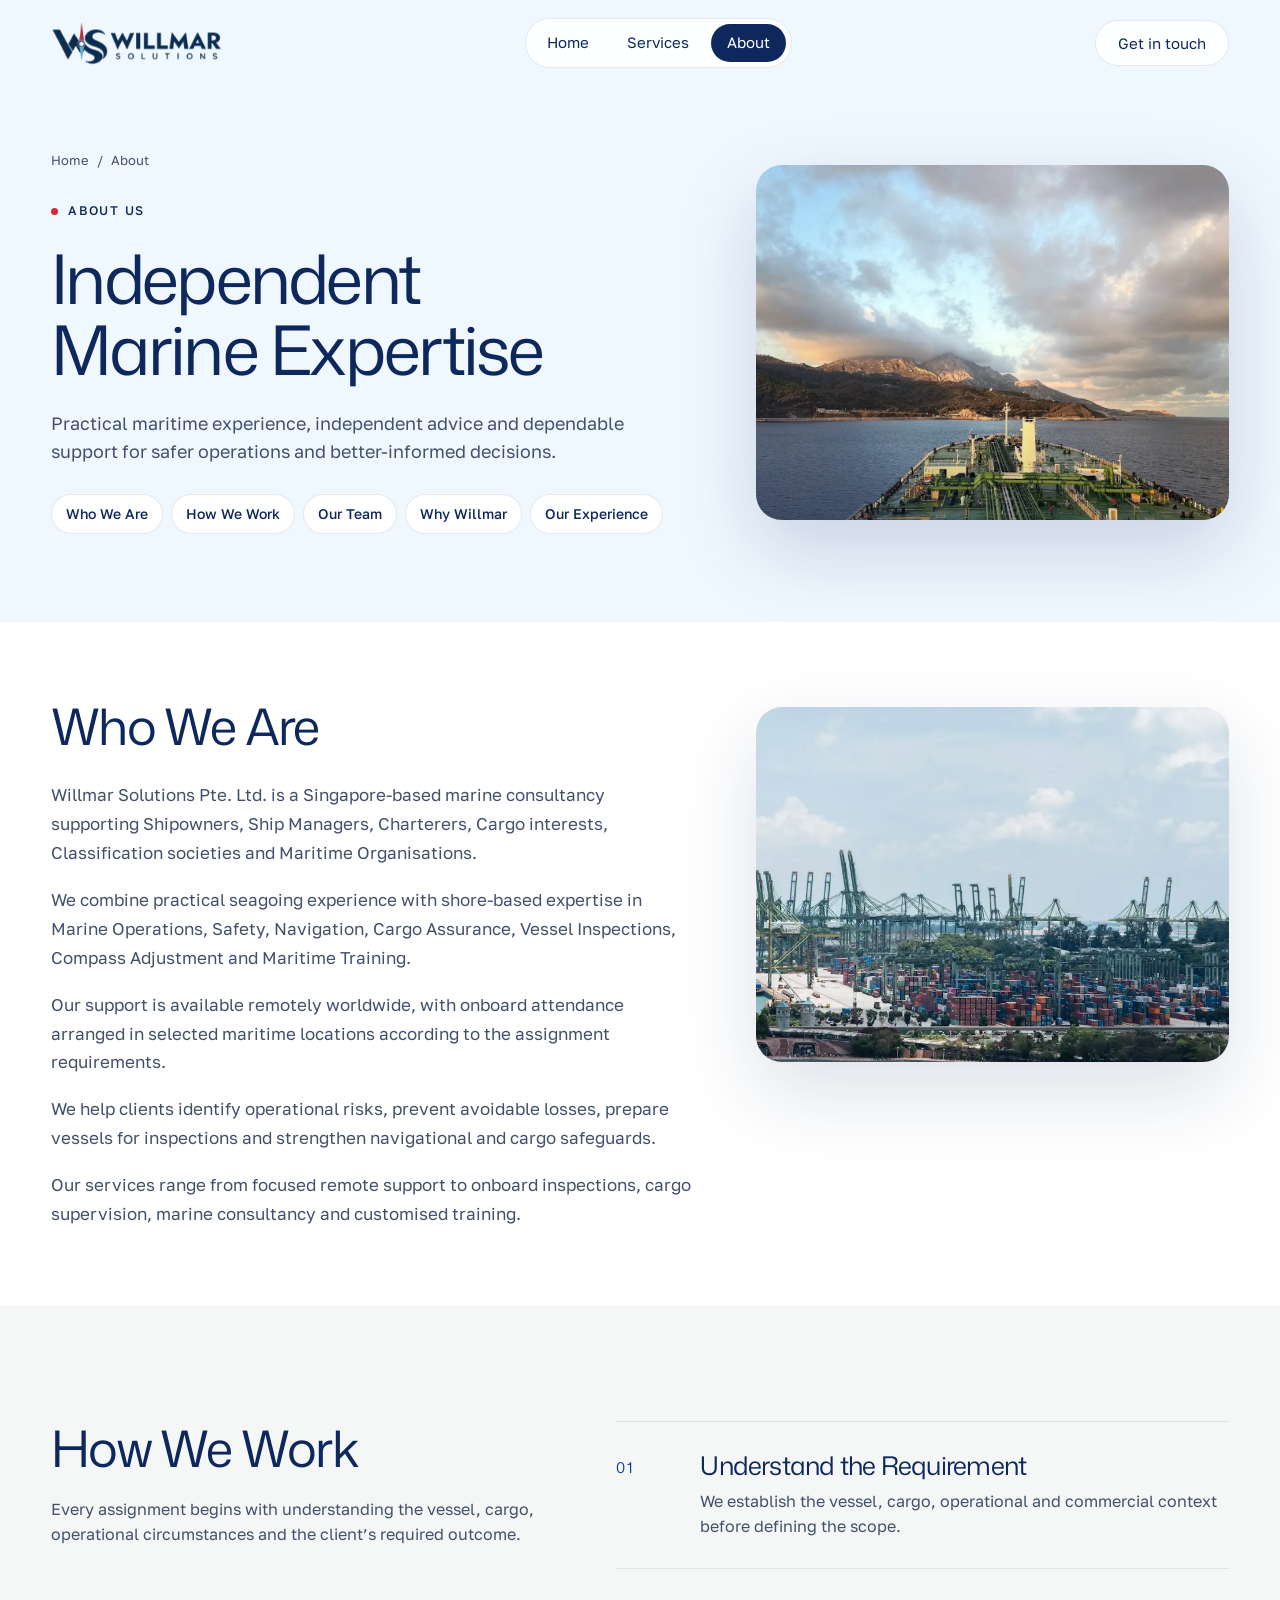
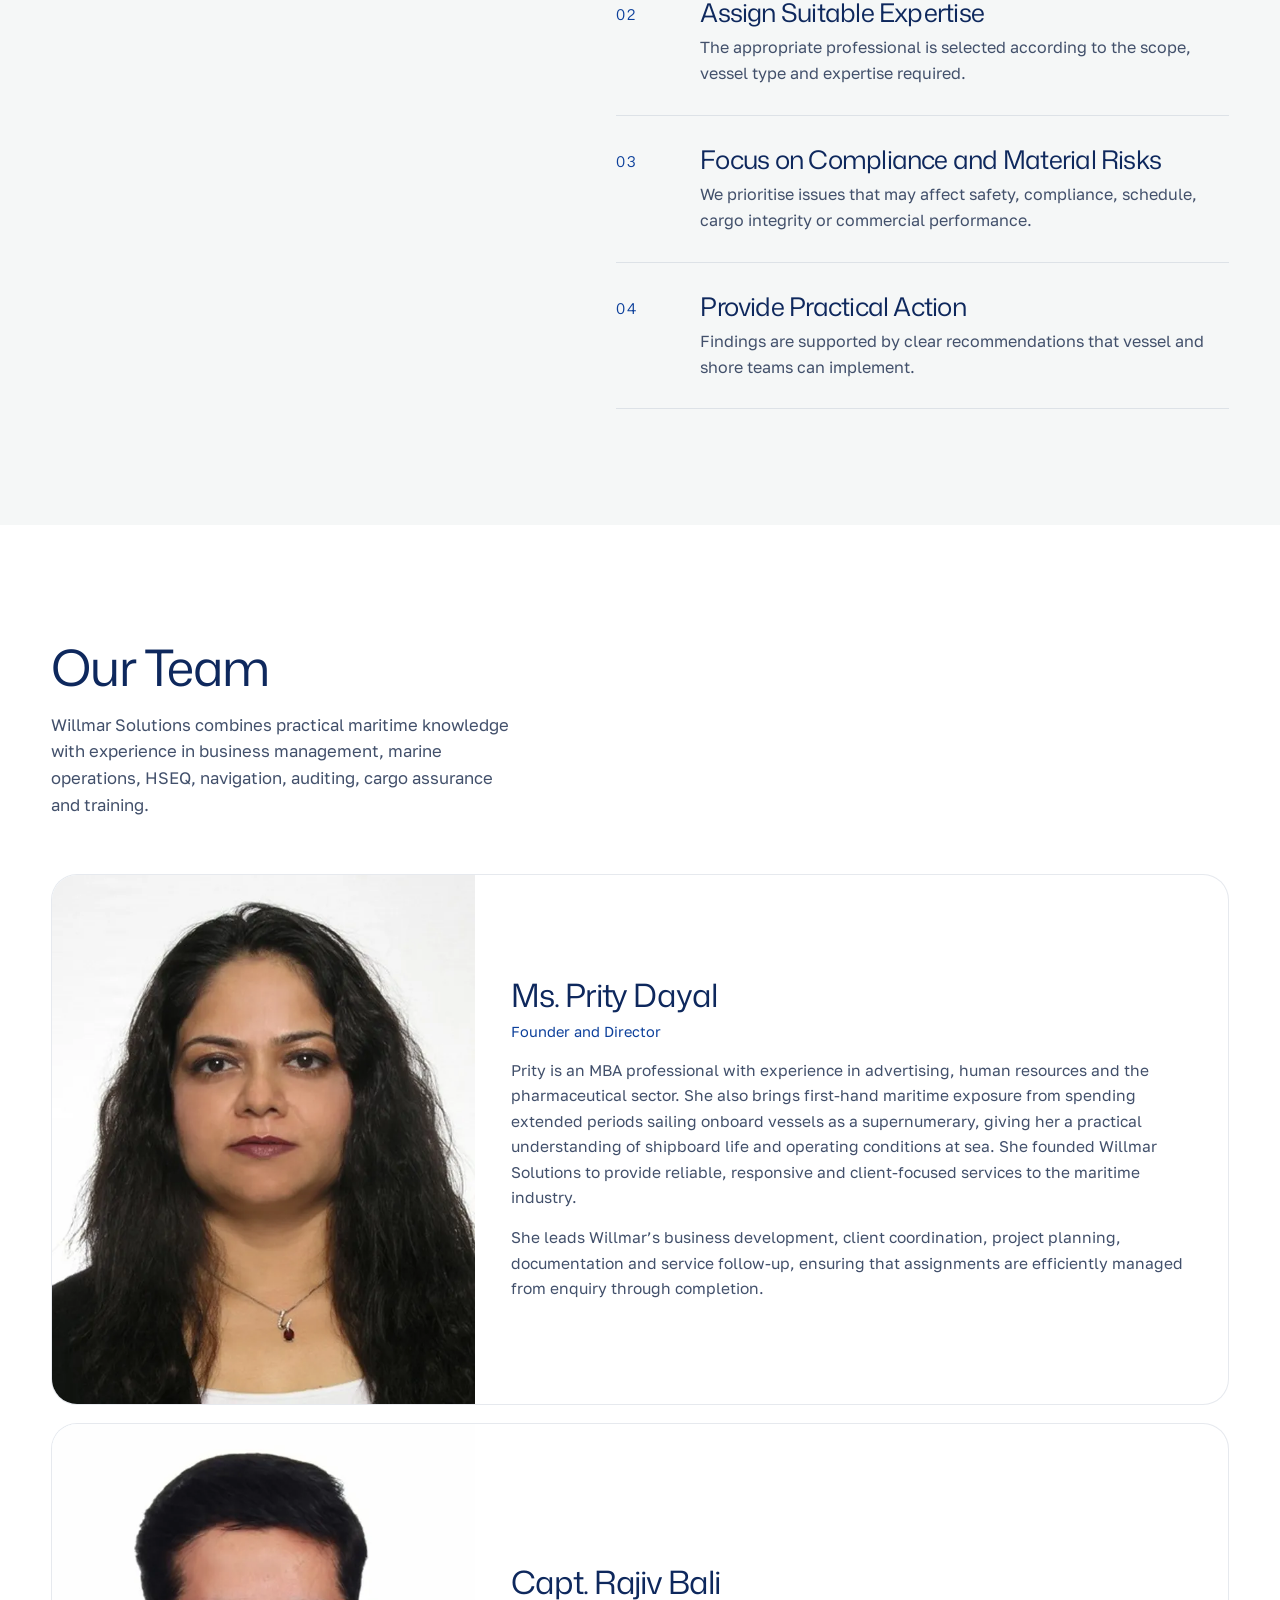
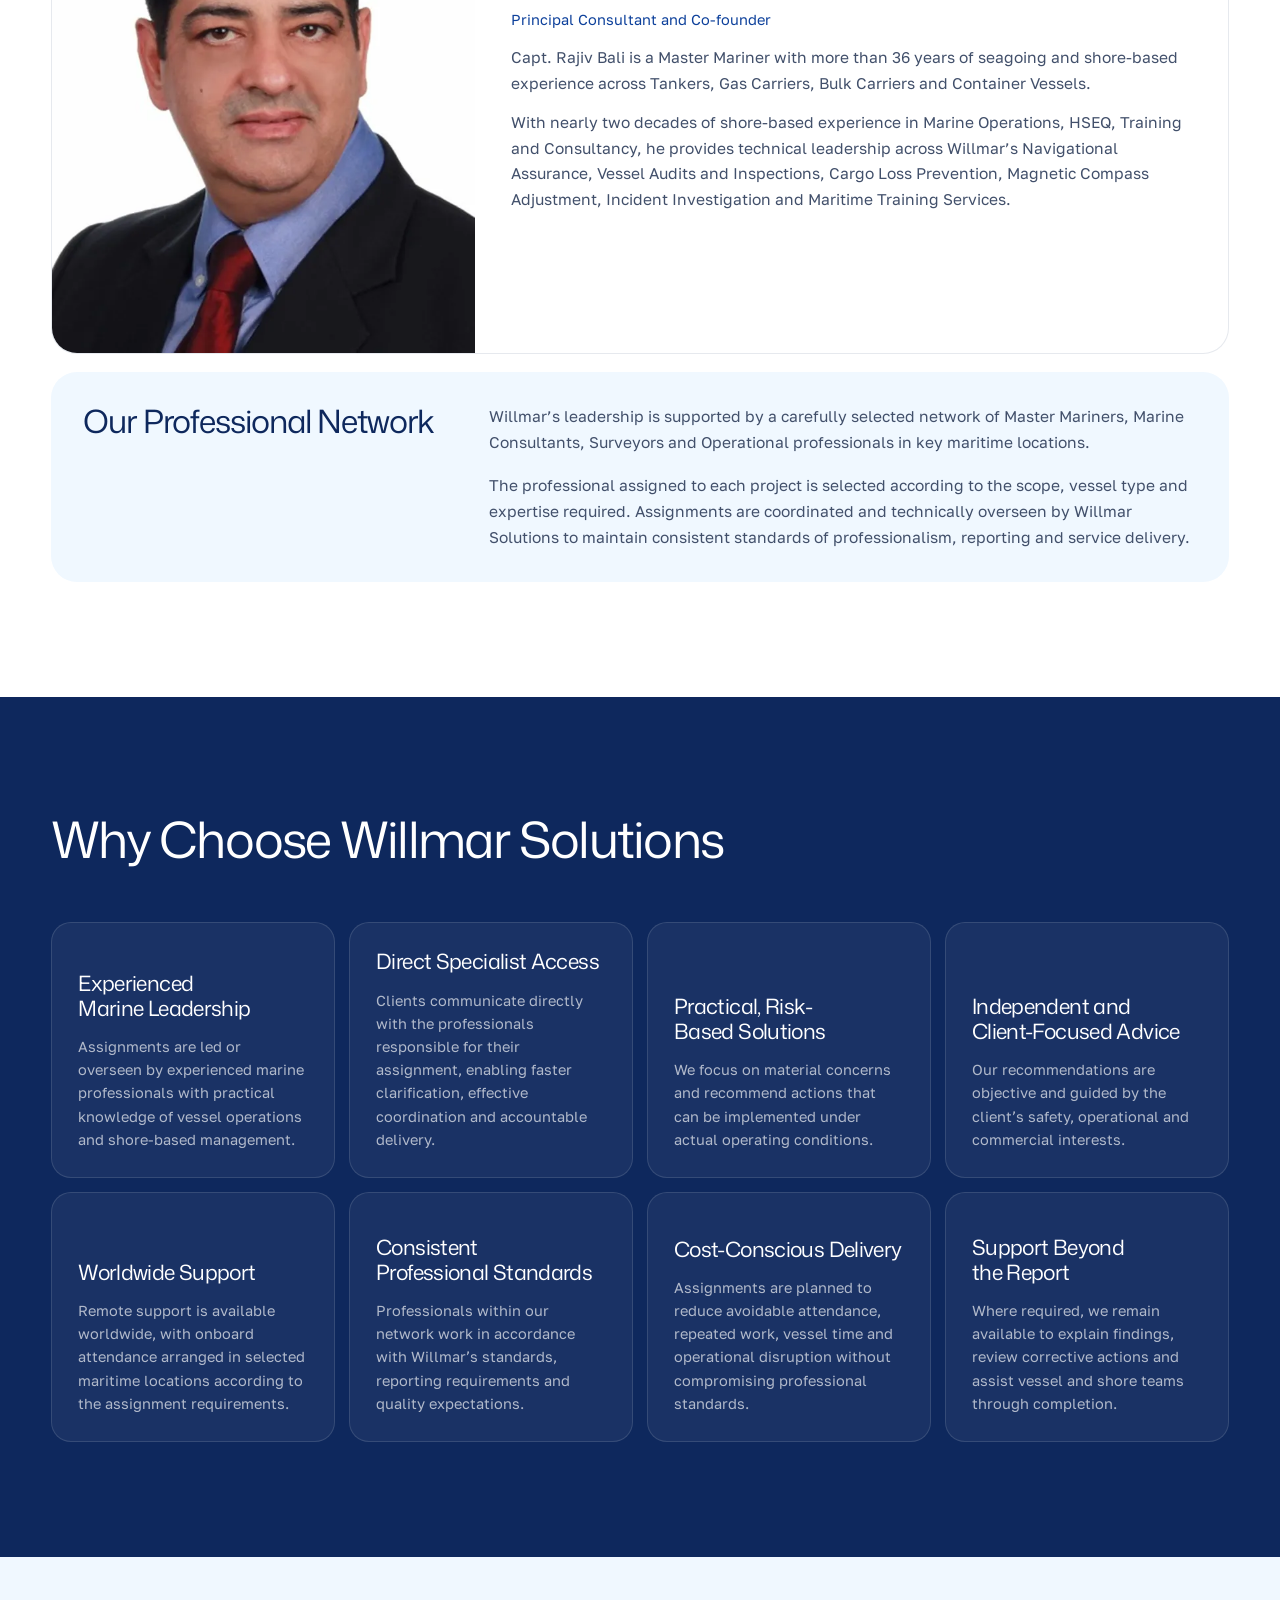
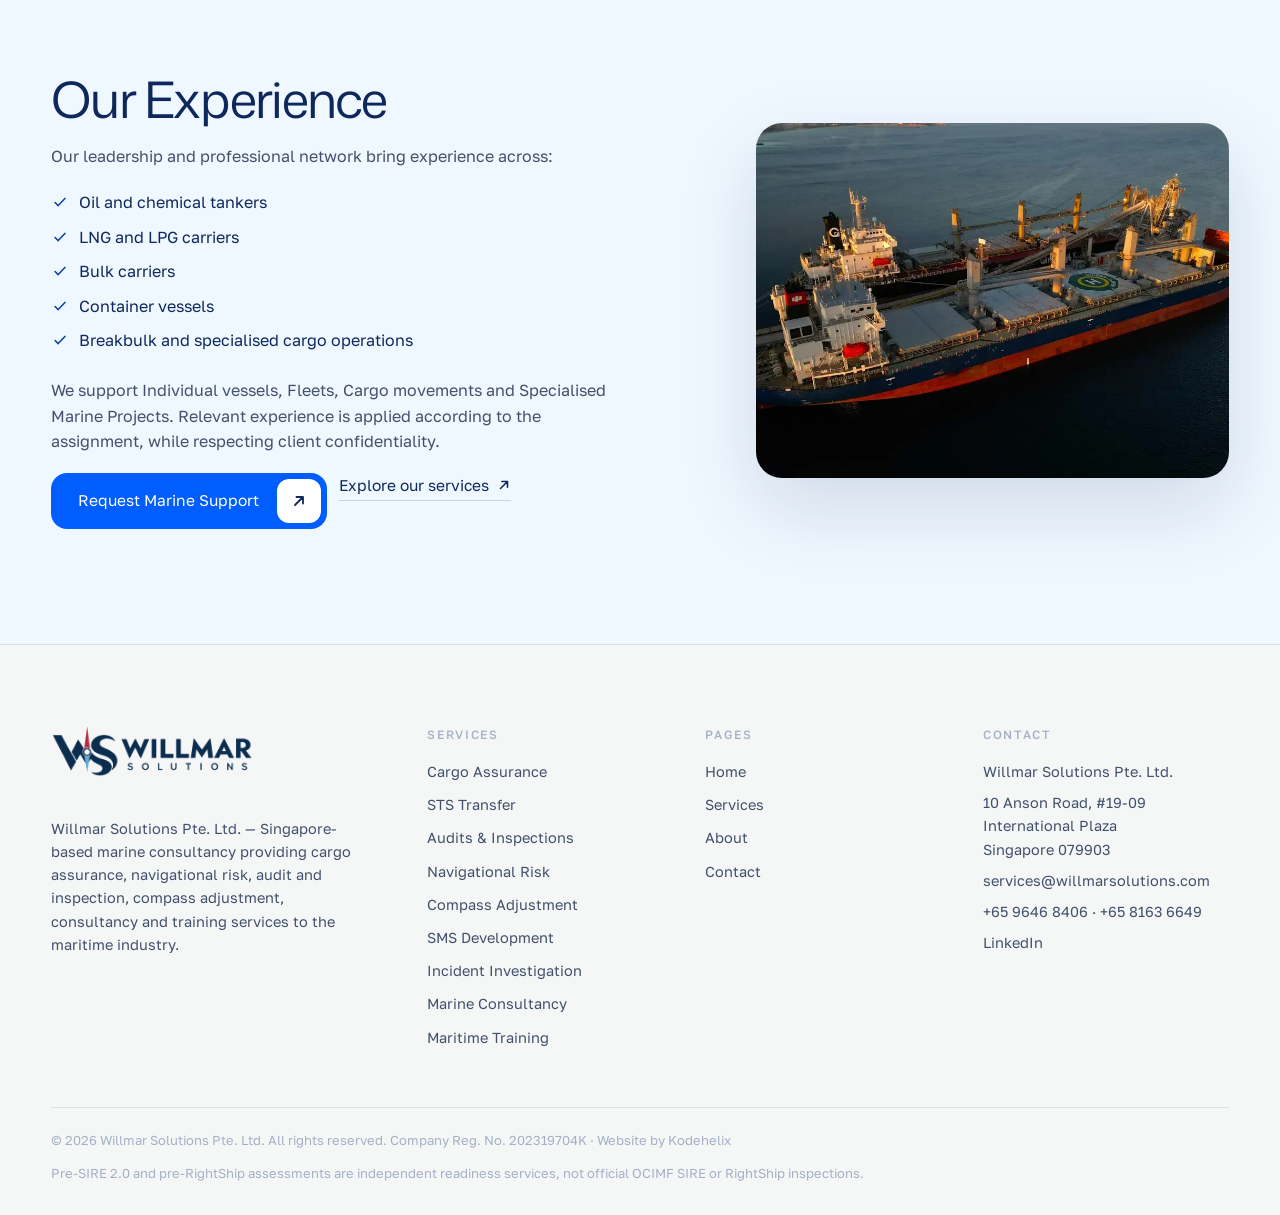
<file: team.html>
<!doctype html>
<html lang="en"><head><meta charset="utf-8"><title>Willmar Solutions</title><meta name="robots" content="noindex"><link rel="canonical" href="about.html#team"><meta http-equiv="refresh" content="0; url=about.html#team"><script>location.replace("about.html#team")</script></head><body><p><a href="about.html#team">Continue to About Willmar Solutions</a></p></body></html>
</file>
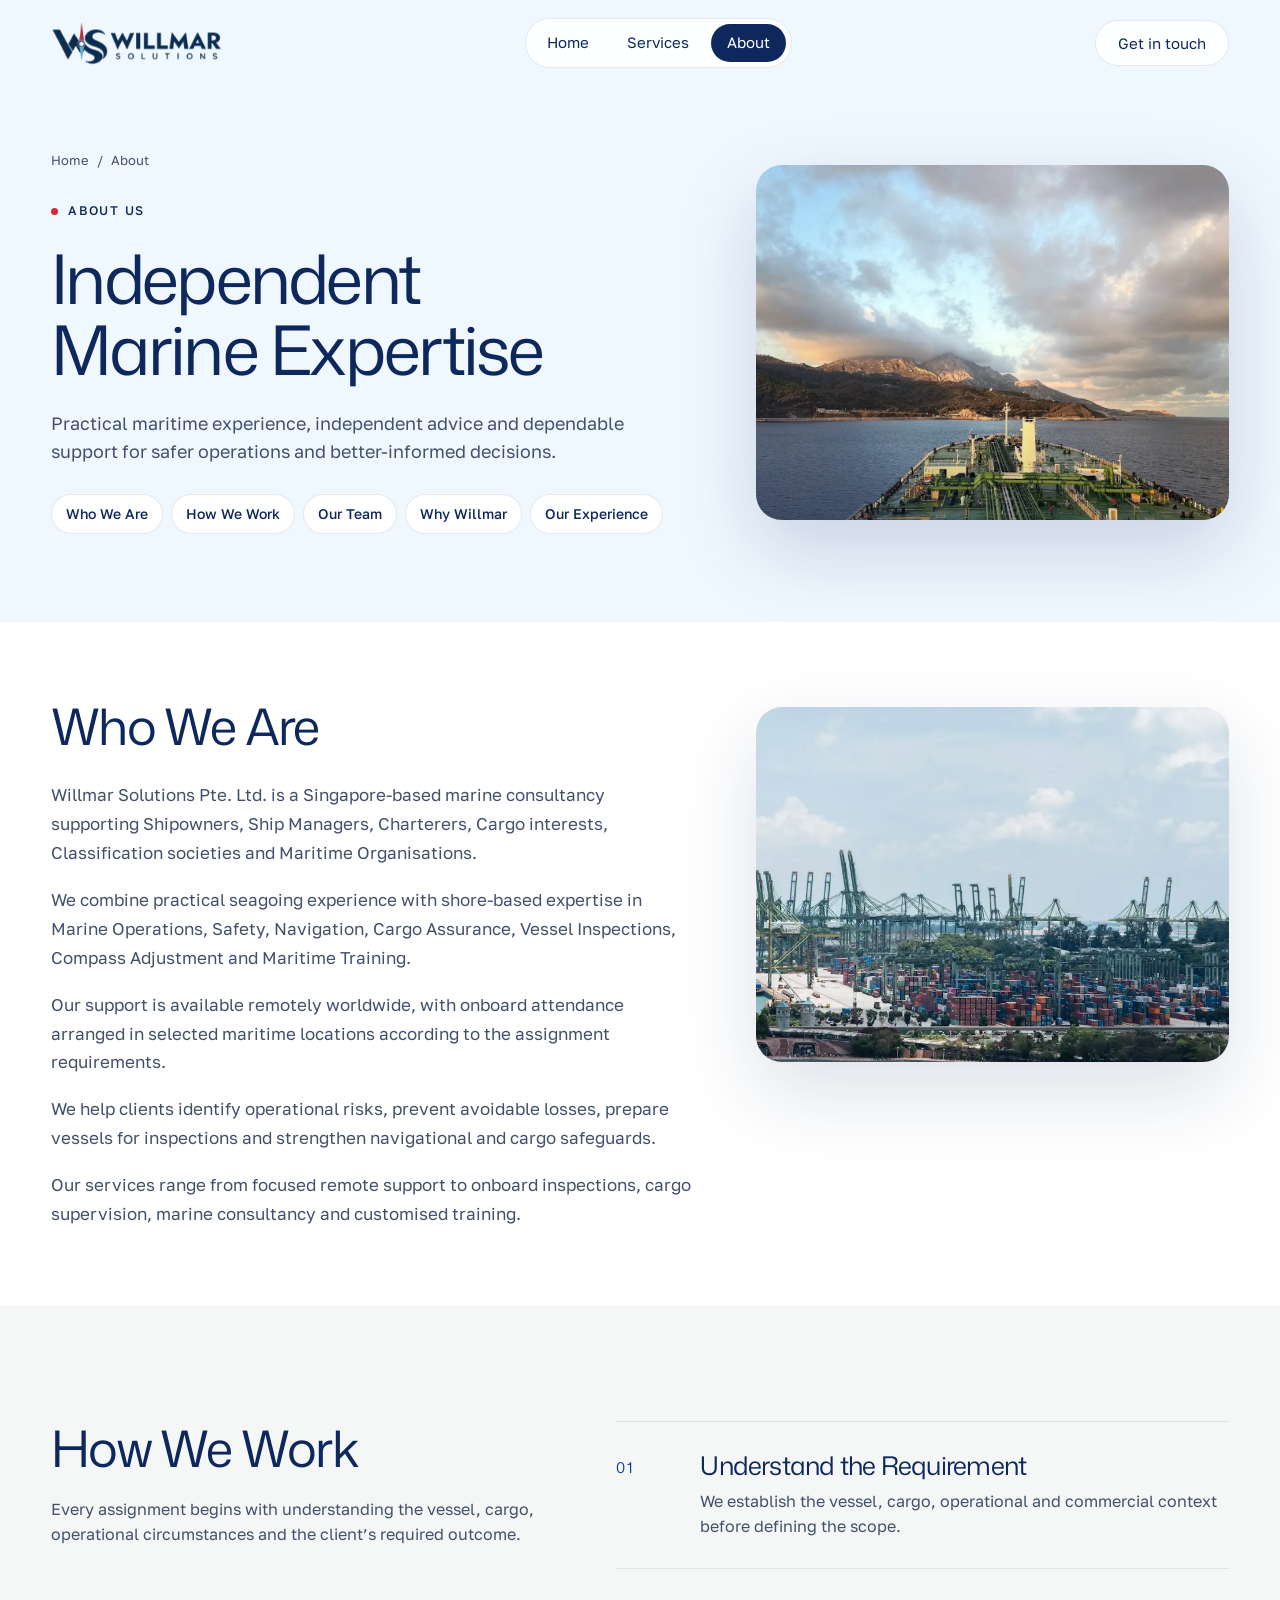
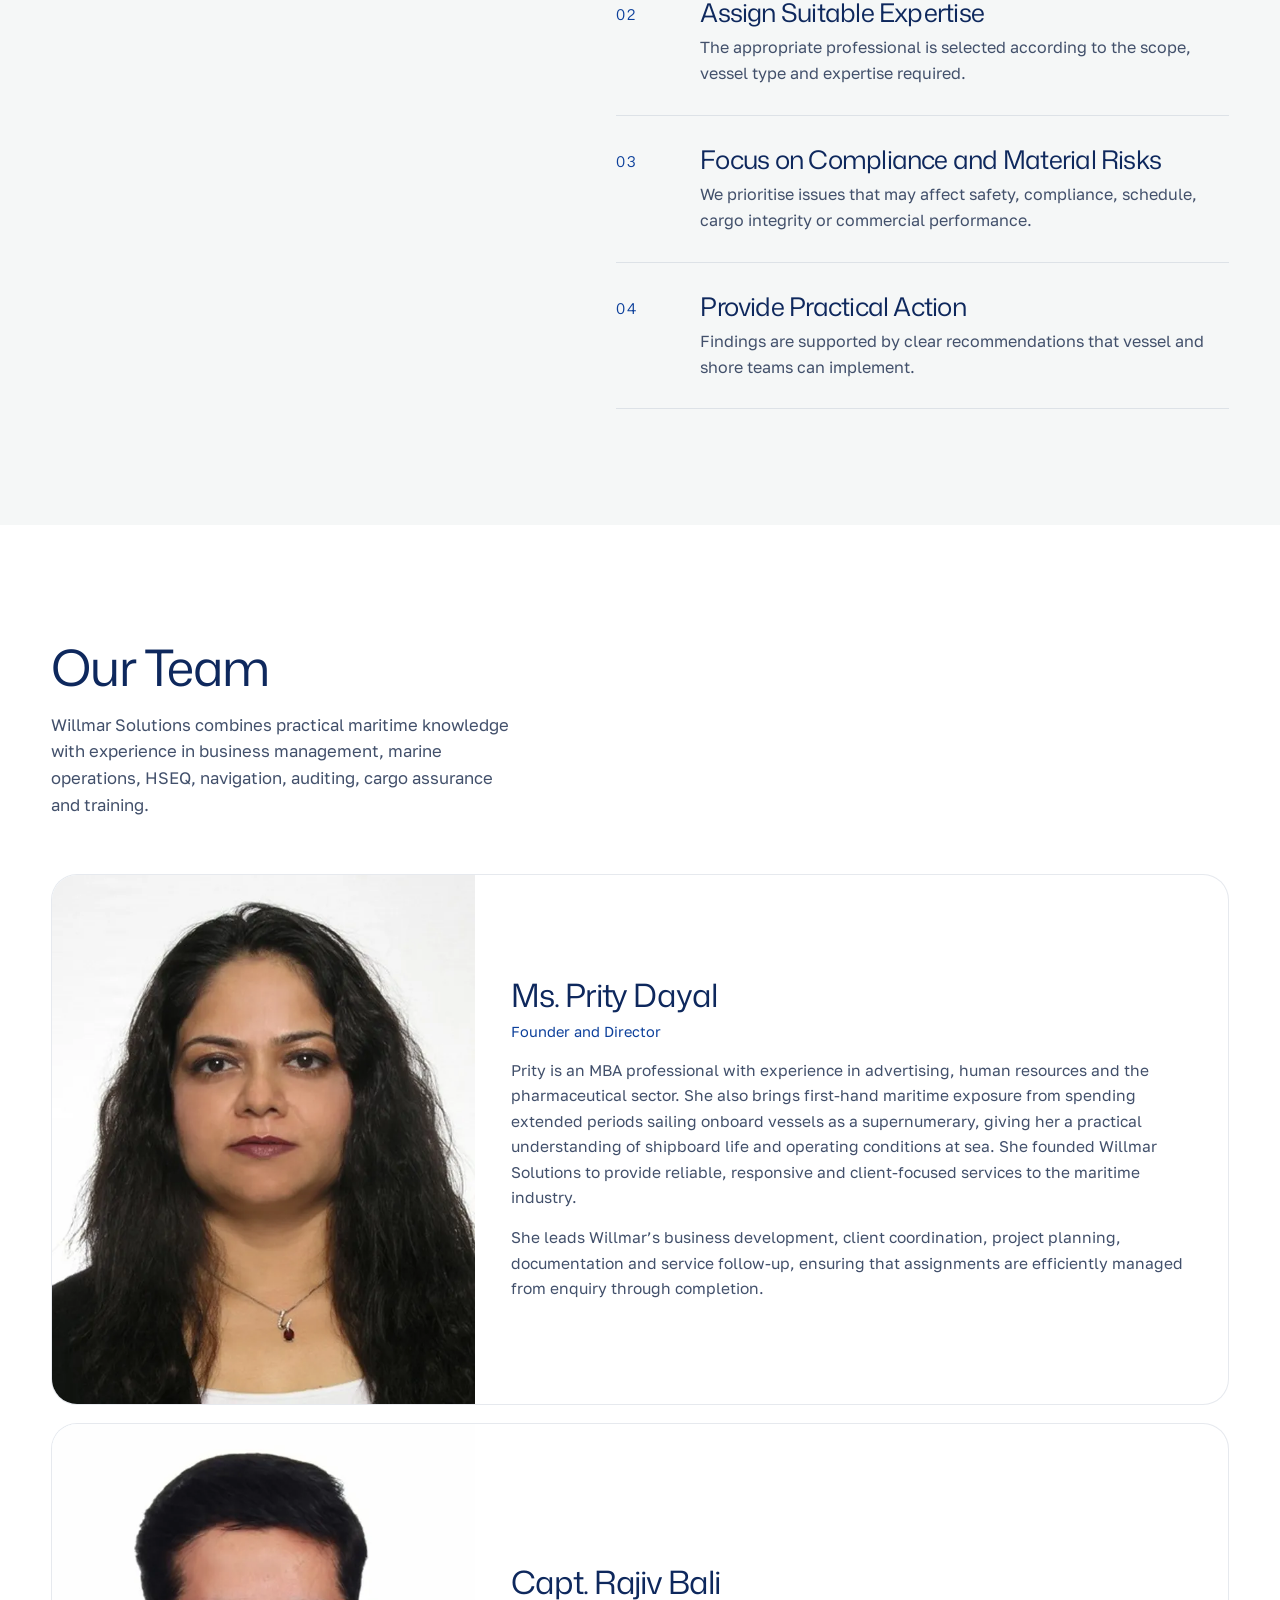
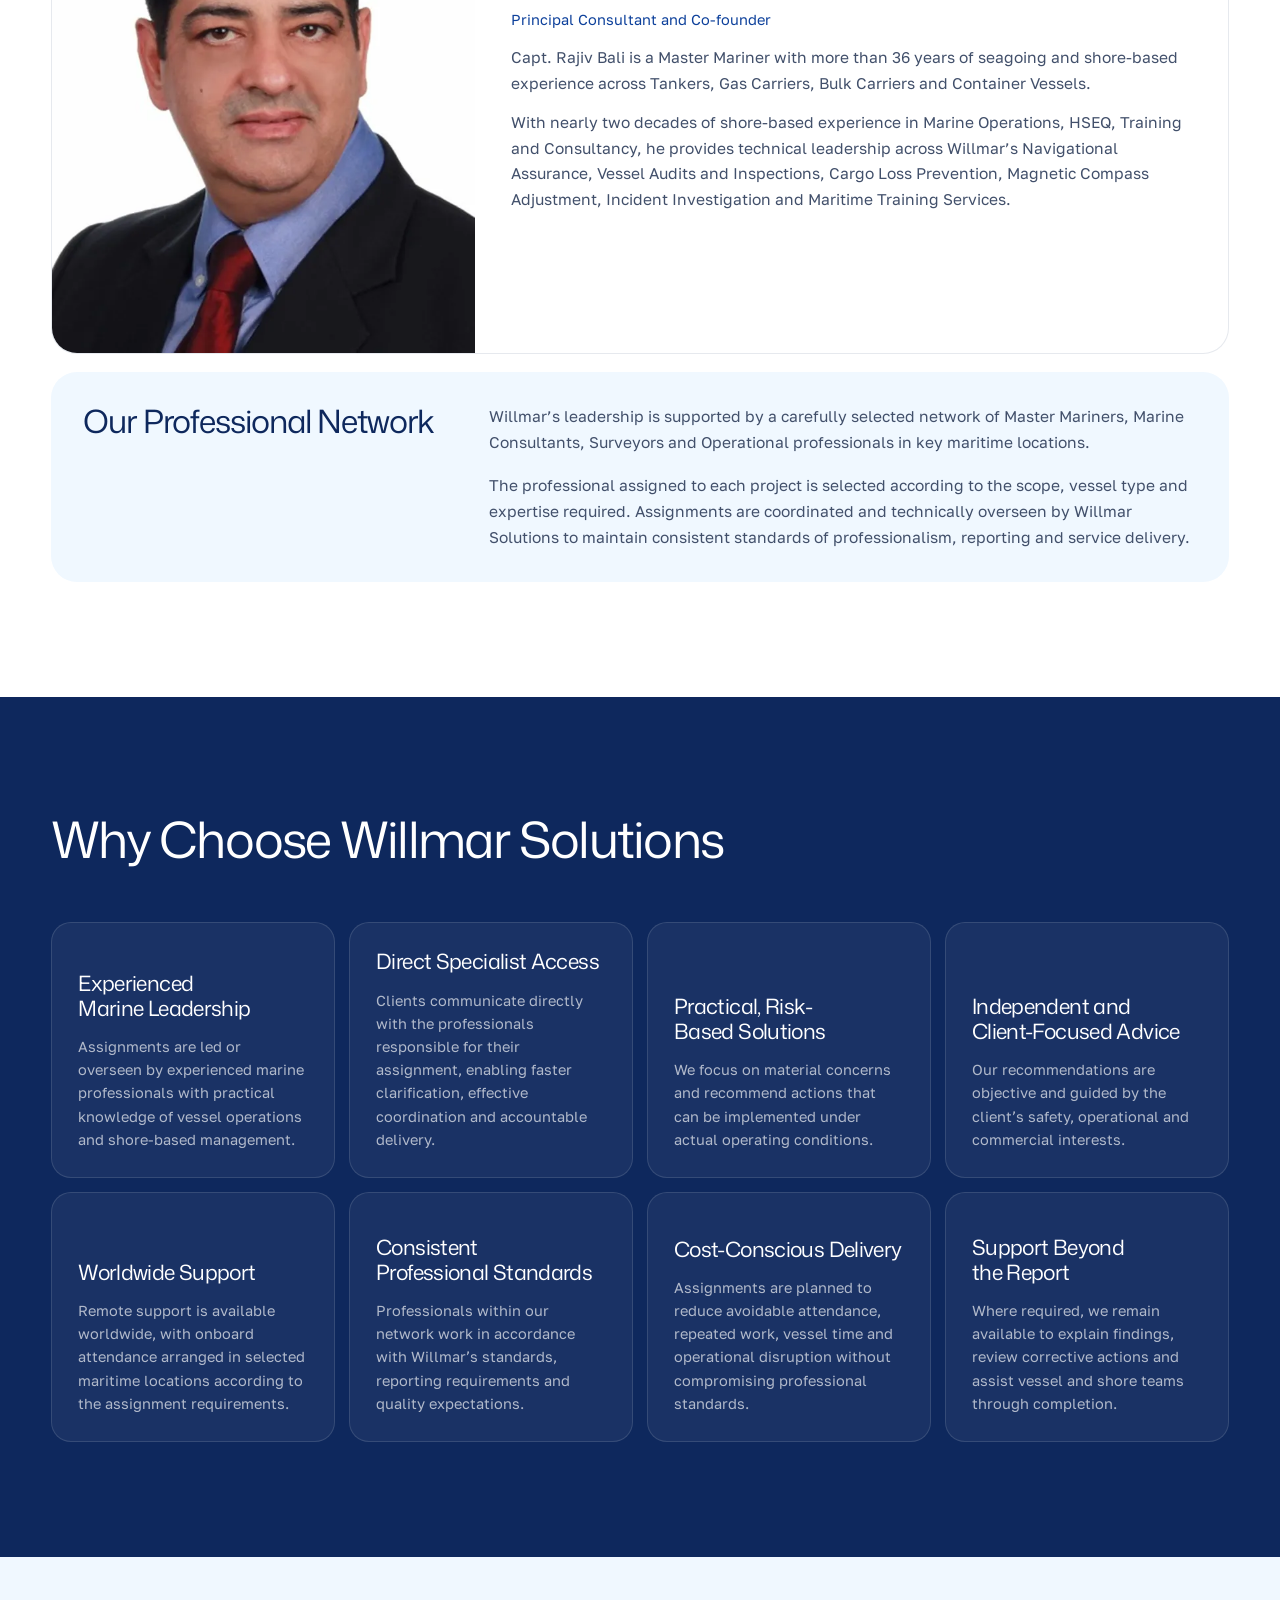
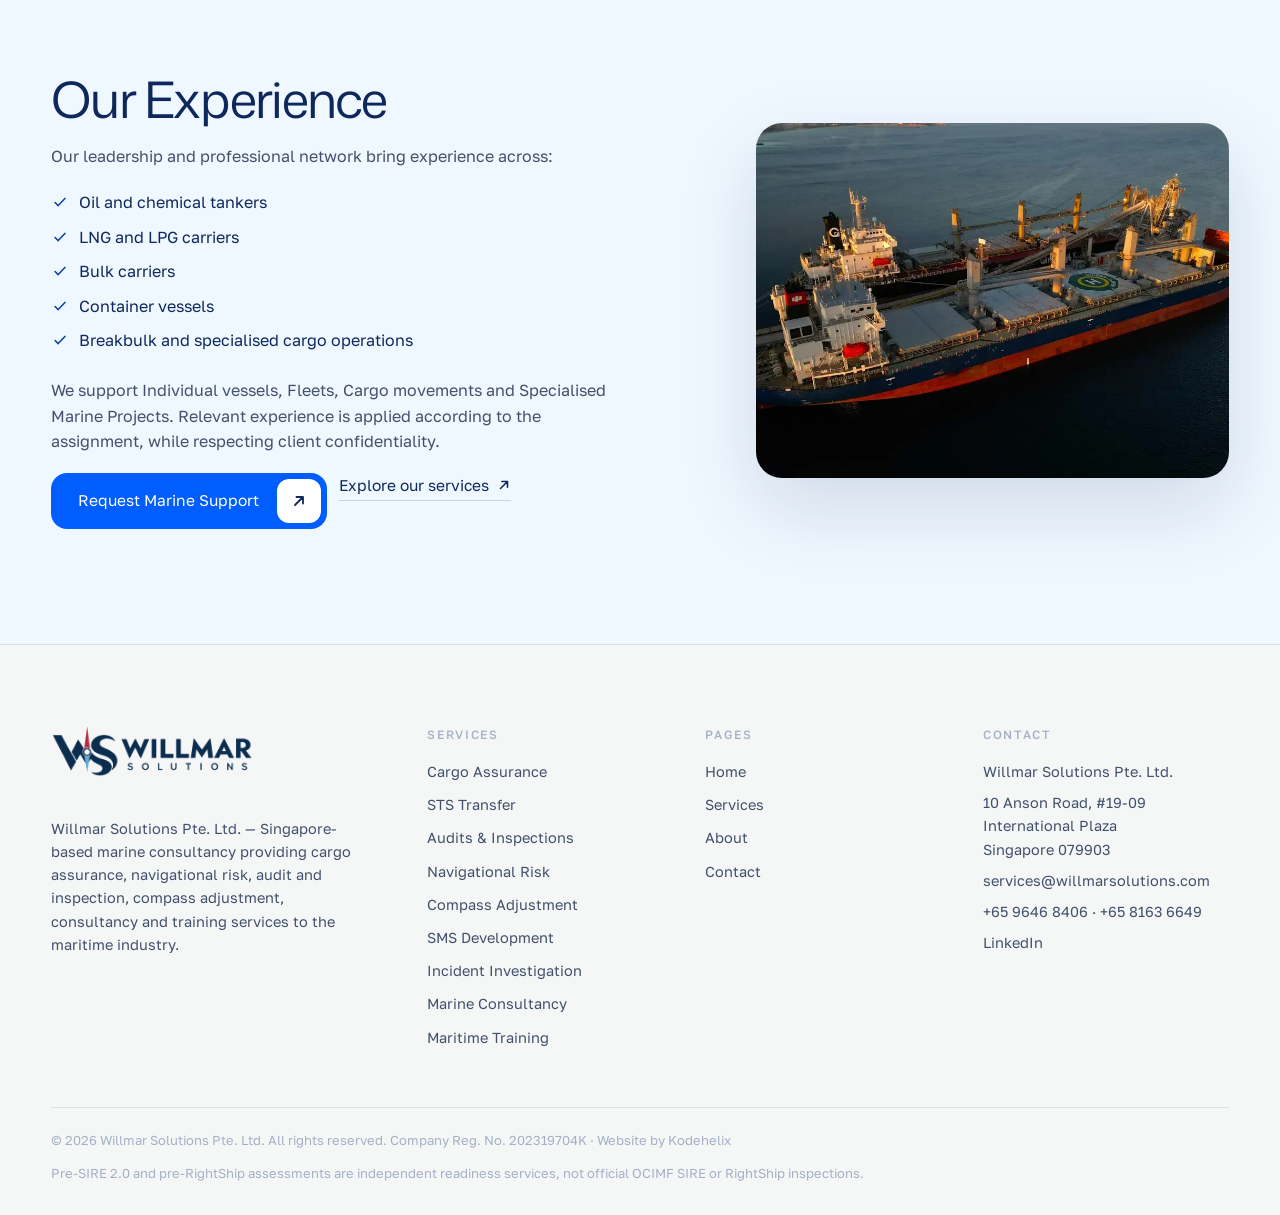
<file: why-willmar.html>
<!doctype html>
<html lang="en"><head><meta charset="utf-8"><title>Willmar Solutions</title><meta name="robots" content="noindex"><link rel="canonical" href="about.html#why"><meta http-equiv="refresh" content="0; url=about.html#why"><script>location.replace("about.html#why")</script></head><body><p><a href="about.html#why">Continue to About Willmar Solutions</a></p></body></html>
</file>
<file: site.css>
:root{
  --navy:#0E285D; --deep:#0D409B; --sea:#1B4F9C; --blue:#005EFF; --sky:#8FC6EE; --sky-soft:#DCEBF8;
  --red:#D7263D;
  --fog:#F5F7F7; --mist:#F0F8FF; --white:#FFFFFF;
  --ink:#0E285D; --text:#42506B; --muted:#A5B0C6; --line:rgba(14,40,93,.10); --line-strong:rgba(14,40,93,.18);
  --on-dark:#FFFFFF; --on-dark-muted:rgba(255,255,255,.66); --dark-card:rgba(255,255,255,.05); --dark-line:rgba(255,255,255,.12);
  --display:"Mona Sans","Mona Sans Variable",-apple-system,"Helvetica Neue",Arial,sans-serif;
  --body:"Golos Text","Golos Text Variable",-apple-system,"Segoe UI",Arial,sans-serif;
  --r-card:26px; --r-btn:16px; --r-sm:12px;
  --gutter:clamp(20px,4vw,56px); --max:1320px;
  color-scheme:light;
}
*{box-sizing:border-box}
html{scroll-behavior:smooth;-webkit-text-size-adjust:100%}
@media (prefers-reduced-motion:reduce){html{scroll-behavior:auto}}
body{margin:0;background:var(--fog);color:var(--text);font-family:var(--body);font-size:16px;line-height:1.6;-webkit-font-smoothing:antialiased}
img,svg{max-width:100%;display:block}
a{color:inherit;text-decoration:none}
h1,h2,h3,h4{font-family:var(--display);font-weight:400;color:var(--ink);margin:0;text-wrap:balance;letter-spacing:-0.035em;line-height:1.08}
h4{font-size:clamp(21px,2vw,26px);letter-spacing:-0.03em;line-height:1.2}
p{margin:0}
ul{margin:0;padding:0;list-style:none}
button{font:inherit;cursor:pointer}
:focus-visible{outline:3px solid var(--blue);outline-offset:3px;border-radius:6px}
.wrap{max-width:var(--max);margin-inline:auto;padding-inline:var(--gutter)}
.page{display:block}
.page[hidden]{display:none}

/* ---------- header ---------- */
.header{position:fixed;inset:0 0 auto 0;z-index:50;padding:18px 0;transition:padding .25s}
.header .wrap{display:flex;align-items:center;justify-content:space-between;gap:16px}
.brand{display:flex;align-items:center;gap:11px;color:var(--ink);font-family:var(--display);font-weight:600;letter-spacing:.06em;font-size:14px;text-transform:uppercase;white-space:nowrap}
.brand svg{width:40px;height:40px;flex:none}
.brand .wordmark{display:flex;flex-direction:column;line-height:1.05}
.brand .wordmark small{font-size:9px;letter-spacing:.22em;font-weight:500;opacity:.75}
.nav{display:flex;gap:6px;padding:5px;border-radius:999px;background:rgba(255,255,255,.92);border:1px solid var(--line);backdrop-filter:blur(14px);-webkit-backdrop-filter:blur(14px)}
.nav > li{position:relative}
.nav a,.nav button{display:block;padding:9px 16px;border-radius:999px;font-size:15px;color:var(--ink);background:none;border:0;line-height:1.3;white-space:nowrap}
.nav a:hover,.nav button:hover,.nav a.active{background:var(--mist)}
.nav .has-menu > button{display:flex;align-items:center;gap:6px}
.nav .has-menu > button svg{width:12px;height:12px;transition:transform .2s}
.nav .has-menu[aria-expanded="true"] > button svg{transform:rotate(180deg)}
.menu{position:absolute;top:calc(100% + 10px);left:0;min-width:320px;background:var(--white);border:1px solid var(--line);border-radius:18px;padding:8px;box-shadow:0 24px 60px rgba(14,40,93,.14);display:none;z-index:5}
.has-menu[aria-expanded="true"] .menu{display:block}
.menu a{display:flex;align-items:center;gap:12px;padding:10px 12px;border-radius:12px;font-size:14.5px;white-space:normal}
.menu a svg{width:20px;height:20px;color:var(--deep);flex:none}
.header-cta{display:flex;align-items:center;gap:10px}
.btn-ghost{display:inline-flex;align-items:center;padding:10px 22px;border-radius:999px;background:rgba(255,255,255,.92);border:1px solid var(--line);color:var(--ink);font-size:15px;backdrop-filter:blur(14px);-webkit-backdrop-filter:blur(14px)}
.btn-ghost:hover{background:var(--white)}
.burger{display:none;width:44px;height:44px;border-radius:999px;background:rgba(255,255,255,.92);border:1px solid var(--line);align-items:center;justify-content:center}
.burger svg{width:20px;height:20px;color:var(--ink)}
/* header over the dark hero */
.header.on-dark .brand{color:#fff}
.header.on-dark .nav,.header.on-dark .btn-ghost,.header.on-dark .burger{background:rgba(255,255,255,.10);border-color:rgba(255,255,255,.14);color:#fff}
.header.on-dark .nav a,.header.on-dark .nav button,.header.on-dark .burger svg{color:#fff}
.header.on-dark .nav a:hover,.header.on-dark .nav button:hover,.header.on-dark .nav a.active{background:rgba(255,255,255,.14)}
.header.on-dark .btn-ghost{background:rgba(255,255,255,.95);color:var(--ink)}
.header.on-dark .menu a{color:var(--ink)}
.header.scrolled{padding:10px 0}
/* mobile drawer */
.drawer{display:none;position:fixed;inset:0;z-index:60;background:var(--white);padding:24px var(--gutter);overflow:auto}
.drawer.open{display:block}
.drawer .top{display:flex;justify-content:space-between;align-items:center;margin-bottom:24px}
.drawer .close{width:44px;height:44px;border-radius:999px;border:1px solid var(--line);background:var(--white);display:flex;align-items:center;justify-content:center}
.drawer a{display:block;padding:12px 0;border-bottom:1px solid var(--line);font-family:var(--display);font-size:22px;color:var(--ink)}
.drawer .sub a{font-family:var(--body);font-size:16px;padding:10px 0 10px 16px;border-bottom:0;color:var(--text)}
.drawer .label{margin-top:18px;font-size:12px;letter-spacing:.14em;text-transform:uppercase;color:var(--muted)}
.drawer .btn{margin-top:24px}

/* ---------- buttons ---------- */
.btn{display:inline-flex;align-items:center;gap:18px;padding:5px 5px 5px 26px;border-radius:var(--r-btn);background:var(--white);color:var(--ink);font-size:15.5px;border:1px solid var(--line);transition:transform .2s,box-shadow .2s}
.btn .ic{width:44px;height:44px;border-radius:12px;background:var(--navy);color:#fff;display:grid;place-items:center;flex:none;transition:transform .25s}
.btn .ic svg{width:16px;height:16px}
.btn:hover{transform:translateY(-1px);box-shadow:0 10px 28px rgba(14,40,93,.12)}
.btn:hover .ic{transform:translate(2px,-2px)}
.btn.primary{background:var(--blue);color:#fff;border-color:transparent}
.btn.primary .ic{background:var(--white);color:var(--navy)}
.btn.navy{background:var(--navy);color:#fff;border-color:transparent}
.btn.navy .ic{background:var(--white);color:var(--navy)}
.btn.deep{background:var(--deep);color:#fff;border-color:transparent}
.btn.deep .ic{background:var(--white);color:var(--navy)}
.btn.outline-dark{background:transparent;color:#fff;border-color:rgba(255,255,255,.28)}
.btn.outline-dark .ic{background:var(--white);color:var(--navy)}
.link{display:inline-flex;align-self:flex-start;align-items:center;gap:8px;font-size:15.5px;color:var(--ink);border-bottom:1px solid var(--line-strong);padding-bottom:2px}
.link svg{width:14px;height:14px}
.actions{display:flex;flex-wrap:wrap;gap:12px;align-items:center}

/* ---------- section scaffolding ---------- */
.section{padding-block:clamp(72px,9vw,120px)}
.section.tight{padding-block:clamp(48px,6vw,80px)}
.section.mist{background:var(--mist)}
.section.white{background:var(--white)}
.section.navy{background:var(--navy);color:var(--on-dark-muted)}
.section.navy h2,.section.navy h3,.section.navy h4{color:#fff}
.eyebrow{display:inline-flex;align-items:center;gap:10px;font-size:12.5px;letter-spacing:.14em;text-transform:uppercase;color:var(--ink);font-weight:500;margin-bottom:22px}
.eyebrow::before{content:"";width:7px;height:7px;border-radius:50%;background:var(--red);flex:none}
.navy .eyebrow{color:#fff}
.navy .eyebrow::before{background:var(--sky)}
.h2{font-size:clamp(32px,4.2vw,50px)}
.h2 .dim{color:var(--muted)}
.navy .h2 .dim{color:rgba(255,255,255,.5)}
.h3{font-size:clamp(24px,2.6vw,32px)}
.h4{font-size:clamp(21px,2vw,26px);letter-spacing:-0.03em}
.lead{font-size:clamp(17px,1.4vw,19px);line-height:1.6;max-width:62ch}
.split{display:grid;grid-template-columns:minmax(0,1.15fr) minmax(0,.85fr);gap:clamp(28px,5vw,80px);align-items:end}
.split.top{align-items:start}
.section-head{display:flex;flex-wrap:wrap;justify-content:space-between;align-items:end;gap:24px;margin-bottom:clamp(36px,5vw,56px)}
.section-head .h2{max-width:22ch}
.section-head p{max-width:46ch}
.stack{display:flex;flex-direction:column;gap:18px}
.prose{max-width:66ch;display:flex;flex-direction:column;gap:18px;font-size:17px;line-height:1.7}

/* ---------- hero (home) ---------- */
.hero{position:relative;overflow:hidden;background:#071634;color:#fff;padding:140px 0 0;isolation:isolate}
.hero::before{content:"";position:absolute;inset:0;background:
  radial-gradient(60% 55% at 78% 8%,rgba(0,94,255,.55),transparent 60%),
  radial-gradient(45% 40% at 20% 100%,rgba(13,64,155,.7),transparent 60%),
  linear-gradient(165deg,#0B1F4C 0%,#0E285D 45%,#071634 100%);z-index:-2}
.beam{position:absolute;top:-30%;height:180%;width:22%;transform:rotate(22deg);filter:blur(28px);opacity:.9;z-index:-1;pointer-events:none}
.beam.b1{left:22%;background:linear-gradient(180deg,transparent,rgba(143,198,238,.55) 40%,rgba(0,94,255,.35) 70%,transparent)}
.beam.b2{left:44%;width:12%;background:linear-gradient(180deg,transparent,rgba(190,225,247,.5) 35%,rgba(0,94,255,.28) 65%,transparent)}
.beam.b3{left:62%;width:26%;background:linear-gradient(180deg,transparent 10%,rgba(0,94,255,.45) 45%,rgba(143,198,238,.25) 70%,transparent)}
.hero .wrap{position:relative}
.hero h1{color:#fff;font-size:clamp(40px,6vw,84px);letter-spacing:-0.045em;line-height:1.02;max-width:12ch}
.hero h1 .dim{color:rgba(255,255,255,.62)}
.hero-grid{display:grid;grid-template-columns:minmax(0,1.1fr) minmax(0,.9fr);gap:clamp(28px,5vw,64px);align-items:end;margin-top:clamp(40px,7vw,110px)}
.hero-copy{display:flex;flex-direction:column;gap:26px}
.hero-copy p{max-width:44ch;color:rgba(255,255,255,.86);font-size:17px}
.hero-copy p + p{color:rgba(255,255,255,.62);font-size:15.5px}
.hero-visual{justify-self:end;width:min(100%,460px)}
.compass-card{position:relative;background:rgba(6,20,52,.55);border:1px solid rgba(255,255,255,.14);border-radius:22px;padding:22px;backdrop-filter:blur(10px);-webkit-backdrop-filter:blur(10px);display:grid;grid-template-columns:auto 1fr;gap:20px;align-items:center}
.compass-card svg{width:150px;height:150px}
.compass-card .cc-meta{display:flex;flex-direction:column;gap:10px}
.compass-card .cc-meta strong{font-family:var(--display);font-weight:500;font-size:19px;letter-spacing:-.02em;color:#fff}
.compass-card .cc-meta span{font-size:13.5px;color:rgba(255,255,255,.66);line-height:1.5}
.compass-card .cc-row{display:flex;gap:8px;flex-wrap:wrap}
.compass-card .pill{font-size:12px;padding:5px 10px;border-radius:999px;background:rgba(255,255,255,.08);border:1px solid rgba(255,255,255,.14);color:#fff;letter-spacing:.02em}
.strip{margin-top:clamp(56px,8vw,96px);border-top:1px solid rgba(255,255,255,.12);padding:26px 0 28px}
.strip ul{display:flex;flex-wrap:wrap;justify-content:space-between;gap:12px 28px}
.strip li{font-family:var(--display);font-weight:500;font-size:15px;letter-spacing:.01em;color:rgba(255,255,255,.55);display:flex;align-items:center;gap:10px}
.strip li svg{width:18px;height:18px;opacity:.7}

/* ---------- inner page hero ---------- */
.page-hero{background:var(--mist);padding:150px 0 clamp(56px,7vw,88px)}
.page-hero .eyebrow{margin-bottom:22px}
.page-hero h1{font-size:clamp(38px,5.4vw,68px);letter-spacing:-0.04em;line-height:1.04;max-width:16ch}
.page-hero .sub{font-family:var(--display);font-size:clamp(20px,2.2vw,28px);color:var(--muted);margin-top:10px;letter-spacing:-.03em;line-height:1.2}
.page-hero .lead{margin-top:24px}
.page-hero .actions{margin-top:32px}
.page-hero .split{align-items:end}
.page-hero .crumbs{display:flex;gap:8px;font-size:13px;color:var(--muted);margin-bottom:26px}
.page-hero .crumbs a:hover{color:var(--ink)}

/* ---------- cards ---------- */
.cards-3{display:grid;grid-template-columns:repeat(3,minmax(0,1fr));gap:18px}
.card{background:var(--white);border-radius:var(--r-card);padding:30px;display:flex;flex-direction:column;gap:14px;min-height:300px;justify-content:space-between;border:1px solid transparent}
.card .icon{width:56px;height:56px;color:var(--deep)}
.card .icon svg{width:56px;height:56px;stroke-width:1.4}
.card h4{margin-top:auto}
.card p{font-size:15.5px;line-height:1.6}
.card.navy{background:var(--navy);color:rgba(255,255,255,.72)}
.card.navy h4{color:#fff}
.card.navy .icon{color:var(--sky)}
.card.mist{background:var(--mist)}

.pillars-head{display:grid;grid-template-columns:minmax(0,1.2fr) minmax(0,.8fr);gap:clamp(24px,4vw,64px);align-items:end;margin-bottom:clamp(36px,5vw,56px)}
.pillars-head .h2{max-width:20ch}
.pillars-head .side{display:flex;flex-direction:column;gap:22px}
.trust{display:flex;align-items:center;gap:14px;font-size:14.5px;line-height:1.4;color:var(--text)}
.trust .marks{display:flex}
.trust .marks span{width:42px;height:42px;border-radius:50%;background:var(--navy);color:#fff;display:grid;place-items:center;font-family:var(--display);font-weight:600;font-size:13px;border:2px solid var(--mist);margin-left:-8px}
.trust .marks span:first-child{margin-left:0}
.trust .marks span.sky{background:var(--sky);color:var(--navy)}
.trust .marks span.deep{background:var(--deep)}

/* ---------- ticker ---------- */
.ticker{overflow:hidden;background:var(--mist);padding:22px 0 44px;border-bottom:1px solid var(--line)}
.ticker .track{display:flex;gap:0;width:max-content;animation:ticker 48s linear infinite}
.ticker span{font-family:var(--display);font-size:clamp(40px,5.2vw,74px);letter-spacing:-0.045em;color:var(--ink);white-space:nowrap;padding-inline:28px;display:flex;align-items:center;gap:28px}
.ticker span::after{content:"";width:10px;height:10px;border-radius:50%;background:var(--red);flex:none;opacity:.9}
@keyframes ticker{to{transform:translateX(-50%)}}
@media (prefers-reduced-motion:reduce){.ticker .track{animation:none;flex-wrap:wrap;width:auto}}

/* ---------- services carousel ---------- */
.carousel{position:relative}
.rail{display:grid;grid-auto-flow:column;grid-auto-columns:calc((100% - 36px)/3);gap:18px;overflow-x:auto;scroll-snap-type:x mandatory;scrollbar-width:none;padding-bottom:6px}
.rail::-webkit-scrollbar{display:none}
.rail > *{scroll-snap-align:start}
.svc{background:var(--navy);color:rgba(255,255,255,.72);border-radius:var(--r-card);padding:30px;min-height:395px;display:flex;flex-direction:column;gap:16px;position:relative;overflow:hidden;transition:transform .25s,background .25s}
.svc:hover{transform:translateY(-4px);background:var(--deep)}
.svc .icon{width:56px;height:56px;color:var(--sky)}
.svc .icon svg{width:56px;height:56px;stroke-width:1.4}
.svc .num{position:absolute;top:26px;right:28px;font-family:var(--display);font-size:13px;letter-spacing:.12em;color:rgba(255,255,255,.4)}
.svc h4{color:#fff;margin-top:auto}
.svc p{font-size:15px;line-height:1.6}
.svc .go{display:inline-flex;align-items:center;gap:8px;color:#fff;font-size:14.5px;margin-top:6px}
.svc .go svg{width:14px;height:14px;transition:transform .2s}
.svc:hover .go svg{transform:translate(2px,-2px)}
.arrows{display:flex;gap:10px}
.arrows button{width:48px;height:48px;border-radius:999px;border:1px solid var(--line-strong);background:var(--white);display:grid;place-items:center;color:var(--ink)}
.arrows button:hover{background:var(--navy);color:#fff;border-color:var(--navy)}
.arrows svg{width:18px;height:18px}
.carousel-foot{display:flex;flex-wrap:wrap;justify-content:space-between;align-items:center;gap:20px;margin-top:32px}
.carousel-foot p{max-width:40ch;color:var(--text)}

/* ---------- how we work (numbered: a real sequence) ---------- */
.steps-grid{display:grid;grid-template-columns:minmax(0,.9fr) minmax(0,1.1fr);gap:clamp(28px,5vw,80px);align-items:start}
.steps-grid .sticky{position:sticky;top:120px;display:flex;flex-direction:column;gap:22px}
.steps{display:flex;flex-direction:column}
.step{display:grid;grid-template-columns:64px 1fr;gap:20px;padding:28px 0;border-top:1px solid var(--line)}
.step:last-child{border-bottom:1px solid var(--line)}
.step .n{font-family:var(--display);font-size:15px;letter-spacing:.08em;color:var(--deep);padding-top:6px}
.step h4{margin-bottom:8px}
.step p{max-width:52ch}

/* ---------- projects ---------- */
.proj-grid{display:grid;grid-template-columns:repeat(3,minmax(0,1fr));gap:18px}
.proj{background:var(--white);border-radius:var(--r-card);padding:28px;display:flex;flex-direction:column;gap:18px;min-height:340px;border:1px solid var(--line);transition:transform .25s,box-shadow .25s}
.proj:hover{transform:translateY(-4px);box-shadow:0 20px 50px rgba(14,40,93,.10)}
.proj .tags{display:flex;gap:8px;flex-wrap:wrap}
.tag{font-size:12px;letter-spacing:.06em;text-transform:uppercase;padding:6px 11px;border-radius:999px;background:var(--mist);color:var(--ink)}
.proj .stat{margin-top:auto}
.proj .stat strong{display:block;font-family:var(--display);font-weight:500;font-size:clamp(28px,2.8vw,38px);letter-spacing:-.04em;color:var(--ink);line-height:1.05}
.proj .stat span{font-size:13.5px;color:var(--muted);letter-spacing:.02em}
.proj p{font-size:15.5px;line-height:1.6}
.proj .go{display:inline-flex;align-items:center;gap:8px;font-size:14.5px;color:var(--ink)}
.proj .go svg{width:14px;height:14px}

/* ---------- who we work with ---------- */
.who{display:grid;grid-template-columns:minmax(0,.8fr) minmax(0,1.2fr);gap:clamp(28px,5vw,80px);align-items:start}
.who .list li{font-family:var(--display);font-size:clamp(34px,4.6vw,64px);letter-spacing:-0.045em;line-height:1.1;color:var(--ink);padding:14px 0;border-top:1px solid var(--line);display:flex;justify-content:space-between;align-items:center;gap:20px}
.who .list li:last-child{border-bottom:1px solid var(--line)}
.who .list li small{font-family:var(--body);font-size:13px;letter-spacing:.1em;color:var(--muted);text-transform:uppercase;flex:none}
.who .aside{display:flex;flex-direction:column;gap:22px}
.who .aside p{max-width:40ch}
.who .vessels{display:flex;flex-wrap:wrap;gap:8px}
.who .vessels span{font-size:13.5px;padding:8px 13px;border-radius:999px;background:var(--white);border:1px solid var(--line)}

/* ---------- team ---------- */
.team-grid{display:grid;grid-template-columns:repeat(2,minmax(0,1fr));gap:18px}
.person{background:var(--white);border-radius:var(--r-card);padding:32px;display:flex;flex-direction:column;gap:20px;border:1px solid var(--line)}
.person .head{display:flex;align-items:center;gap:18px}
.avatar{width:72px;height:72px;border-radius:20px;background:var(--navy);color:#fff;display:grid;place-items:center;font-family:var(--display);font-weight:600;font-size:22px;letter-spacing:-.02em;flex:none}
.avatar.sky{background:var(--sky-soft);color:var(--navy)}
.person .head h4{font-size:24px}
.person .head span{display:block;font-size:14.5px;color:var(--deep);margin-top:4px}
.person p{font-size:15.5px;line-height:1.65}
.network{background:var(--mist);border-radius:var(--r-card);padding:32px;display:grid;grid-template-columns:minmax(0,.7fr) minmax(0,1.3fr);gap:24px;margin-top:18px}
.network p{font-size:15.5px;line-height:1.65}

/* ---------- why (dark) ---------- */
.why-grid{display:grid;grid-template-columns:repeat(4,minmax(0,1fr));gap:14px;margin-top:clamp(36px,5vw,56px)}
.why{background:var(--dark-card);border:1px solid var(--dark-line);border-radius:20px;padding:26px;display:flex;flex-direction:column;gap:14px;min-height:250px}
.why .k{font-family:var(--display);font-size:12.5px;letter-spacing:.12em;color:var(--sky)}
.why h4{color:#fff;font-size:21px;margin-top:auto}
.why p{font-size:14.5px;line-height:1.6;color:rgba(255,255,255,.66)}
.stats{display:grid;grid-template-columns:repeat(4,minmax(0,1fr));gap:14px;margin-top:14px}
.stat-tile{padding:28px 26px;border-radius:20px;border:1px solid var(--dark-line);display:flex;flex-direction:column;gap:8px}
.stat-tile strong{font-family:var(--display);font-weight:500;font-size:clamp(34px,3.4vw,48px);letter-spacing:-.045em;color:#fff;line-height:1;font-variant-numeric:tabular-nums}
.stat-tile span{font-size:14px;color:rgba(255,255,255,.62);max-width:24ch}

/* ---------- faq ---------- */
.faq-grid{display:grid;grid-template-columns:minmax(0,.8fr) minmax(0,1.2fr);gap:clamp(28px,5vw,80px);align-items:start}
.faq-grid .sticky{position:sticky;top:120px;display:flex;flex-direction:column;gap:22px}
.faq{border-top:1px solid var(--line)}
.faq details{border-bottom:1px solid var(--line)}
.faq summary{list-style:none;cursor:pointer;display:flex;justify-content:space-between;align-items:center;gap:20px;padding:22px 0;font-family:var(--display);font-size:clamp(19px,1.8vw,23px);letter-spacing:-.025em;color:var(--ink)}
.faq summary::-webkit-details-marker{display:none}
.faq summary .plus{width:36px;height:36px;border-radius:999px;border:1px solid var(--line-strong);display:grid;place-items:center;flex:none;transition:transform .25s,background .25s}
.faq summary .plus svg{width:14px;height:14px}
.faq details[open] summary .plus{transform:rotate(45deg);background:var(--navy);color:#fff;border-color:var(--navy)}
.faq .a{padding:0 0 24px;max-width:60ch;font-size:15.5px;line-height:1.65}

/* ---------- final CTA ---------- */
.cta-band{position:relative;overflow:hidden;background:var(--navy);color:rgba(255,255,255,.7);isolation:isolate}
.cta-band::before{content:"";position:absolute;inset:0;z-index:-1;background:
  radial-gradient(50% 60% at 85% 20%,rgba(0,94,255,.5),transparent 65%),
  radial-gradient(40% 50% at 10% 90%,rgba(143,198,238,.22),transparent 65%)}
.cta-band .inner{display:grid;grid-template-columns:minmax(0,1.2fr) minmax(0,.8fr);gap:clamp(28px,5vw,80px);align-items:end;padding-block:clamp(72px,9vw,120px)}
.cta-band h2{color:#fff;font-size:clamp(36px,5vw,64px);letter-spacing:-.045em;max-width:14ch}
.cta-band .eyebrow{color:#fff}.cta-band .eyebrow::before{background:var(--sky)}
.cta-band .lead{color:rgba(255,255,255,.72);margin-top:22px}
.cta-band .actions{margin-top:32px}
.cta-band .notes{display:flex;flex-direction:column;gap:14px}
.cta-band .note{display:flex;gap:12px;align-items:flex-start;font-size:14.5px;color:rgba(255,255,255,.72);padding:16px 18px;border:1px solid var(--dark-line);border-radius:16px;background:rgba(255,255,255,.04)}
.cta-band .note svg{width:20px;height:20px;flex:none;color:var(--sky)}

/* ---------- footer ---------- */
.footer{background:var(--fog);padding:clamp(56px,7vw,80px) 0 32px;border-top:1px solid var(--line)}
.footer .cols{display:grid;grid-template-columns:1.4fr 1fr 1fr 1fr;gap:32px}
.footer .brand{margin-bottom:18px}
.footer .about{font-size:14.5px;max-width:34ch;line-height:1.6}
.footer h5{font-family:var(--body);font-size:12px;letter-spacing:.14em;text-transform:uppercase;color:var(--muted);margin:0 0 16px;font-weight:500}
.footer li{margin-bottom:10px;font-size:14.5px}
.footer li a:hover{color:var(--deep)}
.footer .contact-line{font-size:14.5px;display:flex;flex-direction:column;gap:8px}
.footer .contact-line span{color:var(--muted)}
.footer .bottom{margin-top:48px;padding-top:22px;border-top:1px solid var(--line);display:flex;flex-wrap:wrap;justify-content:space-between;gap:12px;font-size:13px;color:var(--muted)}

/* ---------- inner content blocks ---------- */
.block{padding-block:clamp(48px,6vw,80px);border-top:1px solid var(--line)}
.block:first-child{border-top:0}
.block .head{display:grid;grid-template-columns:minmax(0,.8fr) minmax(0,1.2fr);gap:clamp(24px,4vw,64px);align-items:start}
.block .head .h3{max-width:18ch;position:sticky;top:120px}
.feature-grid{display:grid;grid-template-columns:repeat(2,minmax(0,1fr));gap:14px}
.feature-grid > :last-child:nth-child(odd){grid-column:1/-1}
.feature{background:var(--white);border:1px solid var(--line);border-radius:18px;padding:22px 24px;display:flex;flex-direction:column;gap:8px}
.feature h4{font-size:19px;letter-spacing:-.02em}
.feature p{font-size:15px;line-height:1.6}
.check{display:grid;grid-template-columns:repeat(2,minmax(0,1fr));gap:12px 24px}
.check li{display:flex;gap:12px;align-items:flex-start;font-size:15.5px;line-height:1.55;padding:12px 0;border-bottom:1px solid var(--line)}
.check li svg{width:20px;height:20px;flex:none;color:var(--deep);margin-top:2px}
.numbered{display:flex;flex-direction:column}
.numbered li{display:grid;grid-template-columns:56px 1fr;gap:16px;padding:20px 0;border-bottom:1px solid var(--line);font-size:16px;line-height:1.6}
.numbered li .n{font-family:var(--display);font-size:14px;letter-spacing:.08em;color:var(--deep);padding-top:4px}
.note{display:flex;gap:14px;align-items:flex-start;background:var(--mist);border-radius:18px;padding:22px 24px;font-size:15px;line-height:1.6;color:var(--ink)}
.note svg{width:22px;height:22px;flex:none;color:var(--deep);margin-top:1px}
.feature-panel{background:var(--navy);color:rgba(255,255,255,.75);border-radius:var(--r-card);padding:clamp(28px,4vw,48px);display:grid;grid-template-columns:minmax(0,.8fr) minmax(0,1.2fr);gap:clamp(24px,4vw,64px)}
.feature-panel h3{color:#fff}
.feature-panel .prose{font-size:16px;color:rgba(255,255,255,.78)}
.related{display:grid;grid-template-columns:repeat(3,minmax(0,1fr));gap:14px}
.related a{background:var(--white);border:1px solid var(--line);border-radius:18px;padding:20px 22px;display:flex;align-items:center;gap:14px;color:var(--ink);font-size:15.5px;transition:background .2s,transform .2s}
.related a svg{width:24px;height:24px;color:var(--deep);flex:none}
.related a:hover{background:var(--mist);transform:translateY(-2px)}
.two-col{display:grid;grid-template-columns:repeat(2,minmax(0,1fr));gap:18px}
.info-card{background:var(--white);border:1px solid var(--line);border-radius:var(--r-card);padding:30px;display:flex;flex-direction:column;gap:14px}
.info-card h4{font-size:22px}
.info-card p{font-size:15.5px;line-height:1.65}

/* ---------- contact ---------- */
.contact-grid{display:grid;grid-template-columns:minmax(0,.9fr) minmax(0,1.1fr);gap:clamp(28px,5vw,64px);align-items:start}
.form{background:var(--white);border:1px solid var(--line);border-radius:var(--r-card);padding:clamp(24px,3vw,36px);display:grid;grid-template-columns:repeat(2,minmax(0,1fr));gap:18px}
.form .full{grid-column:1/-1}
.field{display:flex;flex-direction:column;gap:7px}
.field label{font-size:13px;letter-spacing:.04em;color:var(--ink);font-weight:500}
.field input,.field select,.field textarea{font:inherit;font-size:15.5px;padding:13px 15px;border-radius:12px;border:1px solid var(--line-strong);background:var(--fog);color:var(--ink);width:100%}
.field textarea{min-height:130px;resize:vertical}
.field input:focus,.field select:focus,.field textarea:focus{outline:2px solid var(--blue);outline-offset:0;border-color:transparent;background:#fff}
.field .hint{font-size:12.5px;color:var(--muted)}
.form-foot{grid-column:1/-1;display:flex;flex-wrap:wrap;justify-content:space-between;align-items:center;gap:14px}
.form-foot small{font-size:13px;color:var(--muted);max-width:40ch}
.form-msg{grid-column:1/-1;font-size:14.5px;padding:14px 16px;border-radius:12px;background:var(--mist);color:var(--ink);display:none}
.form-msg.show{display:block}
.contact-side{display:flex;flex-direction:column;gap:18px}
.contact-side .card{min-height:0;justify-content:flex-start}
.contact-side .card ul li{display:flex;gap:10px;align-items:flex-start;font-size:15px;padding:8px 0;border-bottom:1px solid var(--line)}
.contact-side .card ul li:last-child{border-bottom:0}
.contact-side .card ul li svg{width:18px;height:18px;flex:none;color:var(--deep);margin-top:3px}
.detail{display:grid;grid-template-columns:120px 1fr;gap:8px 14px;font-size:15px}
.detail dt{color:var(--muted)}
.detail dd{margin:0;color:var(--ink)}
.detail .tbc{font-size:12px;letter-spacing:.08em;text-transform:uppercase;color:var(--muted);border:1px dashed var(--line-strong);padding:2px 8px;border-radius:999px}

/* ---------- reveal (from a visible resting state) ---------- */
.rv{transition:transform .7s cubic-bezier(.2,.7,.2,1),opacity .7s}
.rv.pre{opacity:.001;transform:translateY(18px)}
@media (prefers-reduced-motion:reduce){.rv{transition:none}.rv.pre{opacity:1;transform:none}}

/* ---------- responsive ---------- */
@media (max-width:1100px){
  .nav a,.nav button{padding:9px 12px;font-size:14px}
  .why-grid,.stats{grid-template-columns:repeat(2,minmax(0,1fr))}
  .rail{grid-auto-columns:calc((100% - 18px)/2)}
  .footer .cols{grid-template-columns:1fr 1fr}
}
@media (max-width:900px){
  .nav,.header-cta .btn-ghost{display:none}
  .burger{display:flex}
  .split,.pillars-head,.steps-grid,.who,.faq-grid,.cta-band .inner,.contact-grid,.block .head,.feature-panel,.network{grid-template-columns:1fr}
  .block .head .h3,.steps-grid .sticky,.faq-grid .sticky{position:static}
  .hero-grid{grid-template-columns:1fr}
  .hero-visual{justify-self:start}
  .cards-3,.proj-grid,.team-grid,.related,.two-col{grid-template-columns:1fr}
  .card{min-height:0}
  .strip ul{justify-content:flex-start}
}
@media (max-width:640px){
  .hero{padding-top:110px}
  .page-hero{padding-top:110px}
  .rail{grid-auto-columns:88%}
  .feature-grid,.check,.form{grid-template-columns:1fr}
  .why-grid,.stats{grid-template-columns:1fr}
  .footer .cols{grid-template-columns:1fr}
  .compass-card{grid-template-columns:1fr}
  .step,.numbered li{grid-template-columns:44px 1fr}
  .detail{grid-template-columns:1fr}
  .who .list li{font-size:32px}
}

/* ================= photography & motion ================= */
/* hero photo + shade */
.hero{background:#071634}
.ph{position:absolute;inset:0;background-size:cover;background-position:center}
.hero-photo{position:absolute;inset:0;background-size:cover;background-position:center 40%;z-index:-3;transform-origin:50% 60%;animation:kenburns 26s ease-in-out infinite alternate}
.hero-shade{position:absolute;inset:0;z-index:-2;background:
  linear-gradient(180deg,rgba(7,22,52,.42) 0%,rgba(7,22,52,.18) 40%,rgba(7,22,52,.7) 78%,#071634 100%),
  linear-gradient(90deg,rgba(7,22,52,.72) 0%,rgba(14,40,93,.3) 55%,rgba(7,22,52,.08) 100%)}
.hero::before{opacity:.3}
.beam{opacity:.55;mix-blend-mode:screen;animation:beamdrift 14s ease-in-out infinite alternate}
.beam.b2{animation-duration:18s}.beam.b3{animation-duration:22s}
@keyframes kenburns{from{transform:scale(1.04) translate3d(0,0,0)}to{transform:scale(1.14) translate3d(-1.5%,-1.5%,0)}}
@keyframes beamdrift{from{transform:rotate(22deg) translateX(-3%)}to{transform:rotate(20deg) translateX(4%)}}
/* load sequence: short, ends fully visible */
.ld{animation:rise .9s cubic-bezier(.2,.7,.2,1) both}
.ld1{animation-delay:.05s}.ld2{animation-delay:.18s}.ld3{animation-delay:.34s}.ld4{animation-delay:.44s}.ld5{animation-delay:.56s}.ld6{animation-delay:.7s}
@keyframes rise{from{opacity:0;transform:translateY(22px)}to{opacity:1;transform:none}}
/* waves at the foot of the hero */
.waves{position:absolute;left:0;right:0;bottom:-1px;height:70px;z-index:1;pointer-events:none}
.waves svg{width:100%;height:100%;display:block}
.waves .w1{fill:rgba(240,248,255,.35);animation:wave 9s ease-in-out infinite alternate}
.waves .w2{fill:#F0F8FF;animation:wave 12s ease-in-out infinite alternate-reverse}
@keyframes wave{from{transform:translateX(-3%) scaleY(1)}to{transform:translateX(3%) scaleY(1.25)}}
.hero .strip{position:relative;z-index:2;padding-bottom:64px}

/* photo card in the about grid */
.card.photo{padding:0;overflow:hidden;position:relative;justify-content:flex-end;min-height:300px;color:#fff}
.card.photo .ph{transition:transform .8s cubic-bezier(.2,.7,.2,1)}
.card.photo:hover .ph{transform:scale(1.06)}
.card.photo .photo-cap{position:relative;padding:30px;background:linear-gradient(180deg,transparent,rgba(7,22,52,.9) 60%);display:flex;flex-direction:column;gap:10px;padding-top:110px}
.card.photo h4{color:#fff}.card.photo p{color:rgba(255,255,255,.78)}

/* service cards with photography */
.svc{padding:0;gap:0;min-height:0}
.svc-img{position:relative;aspect-ratio:16/10;overflow:hidden;background:#0B1F4C}
.svc-img .ph{transition:transform .9s cubic-bezier(.2,.7,.2,1)}
.svc-img::after{content:"";position:absolute;inset:0;background:linear-gradient(180deg,rgba(14,40,93,0) 40%,rgba(14,40,93,.85) 100%)}
.svc:hover .svc-img .ph{transform:scale(1.07)}
.svc-img .icon{position:absolute;left:22px;bottom:18px;width:48px;height:48px;border-radius:14px;background:rgba(255,255,255,.12);border:1px solid rgba(255,255,255,.2);backdrop-filter:blur(8px);display:grid;place-items:center;z-index:1}
.svc-img .icon svg{width:26px;height:26px;stroke-width:1.6}
.svc-body{padding:24px 28px 28px;display:flex;flex-direction:column;gap:12px}
.svc-body h4{margin:0}

/* sticky image under the how-we-work copy */
.sticky-img{position:relative;border-radius:22px;overflow:hidden;aspect-ratio:4/3;margin-top:6px}
.sticky-img .ph{transition:transform 1s cubic-bezier(.2,.7,.2,1)}
.sticky-img:hover .ph{transform:scale(1.05)}

/* inner page hero photo */
.page-hero .split{align-items:center}
.page-hero .solo{grid-column:1/-1}
.page-hero-img{border-radius:var(--r-card);overflow:hidden;aspect-ratio:4/3;box-shadow:0 30px 80px rgba(14,40,93,.18);position:relative}
.page-hero-img::after{content:"";position:absolute;inset:0;background:linear-gradient(200deg,rgba(14,40,93,0) 60%,rgba(14,40,93,.35))}
.page-hero-img .ph{animation:kenburns 30s ease-in-out infinite alternate}

/* CTA band photo */
.cta-photo{position:absolute;inset:0;background-size:cover;background-position:center;z-index:-2;opacity:.75;animation:kenburns 28s ease-in-out infinite alternate}
.cta-band::before{z-index:-1;background:linear-gradient(90deg,rgba(14,40,93,.95) 0%,rgba(14,40,93,.78) 50%,rgba(14,40,93,.35) 100%),radial-gradient(50% 60% at 85% 20%,rgba(0,94,255,.45),transparent 65%)}

/* sonar rings in navy sections */
.sonar{position:relative;overflow:hidden}
.sonar .wrap{position:relative;z-index:1}
.rings{position:absolute;right:-8%;top:-10%;width:60vw;max-width:820px;aspect-ratio:1;pointer-events:none}
.rings i{position:absolute;inset:0;border-radius:50%;border:1px solid rgba(143,198,238,.35);animation:ping 7s linear infinite;opacity:0}
.rings i:nth-child(2){animation-delay:2.3s}.rings i:nth-child(3){animation-delay:4.6s}
@keyframes ping{0%{transform:scale(.15);opacity:0}15%{opacity:.7}100%{transform:scale(1);opacity:0}}

/* staggered reveals */
.rv{transition-delay:calc(var(--i,0) * 70ms)}
.rv.pre{transform:translateY(26px)}

@media (prefers-reduced-motion:reduce){
  .hero-photo,.cta-photo,.page-hero-img .ph,.beam,.waves .w1,.waves .w2,.rings i{animation:none}
  .rings i{opacity:.25;transform:scale(.6)}
  .ld{animation:none}
}
@media (max-width:900px){
  .page-hero .split{gap:28px}
  .page-hero-img{aspect-ratio:16/10}
  .rings{width:120vw;right:-40%}
}

/* ================= hero v2: headline + one line, media card below ================= */
.hero-top{display:grid;grid-template-columns:minmax(0,1.25fr) minmax(0,.75fr);gap:clamp(24px,4vw,64px);align-items:end}
.hero-side{display:flex;flex-direction:column;gap:22px;padding-bottom:10px}
.hero-side p{max-width:38ch;color:rgba(255,255,255,.8);font-size:16.5px;line-height:1.6}
.link.on-dark{color:#fff;border-bottom-color:rgba(255,255,255,.35)}
.hero-media{position:relative;margin-top:clamp(36px,5vw,64px);border-radius:var(--r-card);overflow:hidden;aspect-ratio:21/9;box-shadow:0 40px 100px rgba(0,0,0,.45);border:1px solid rgba(255,255,255,.12);isolation:isolate}
.hero-media .hero-photo{position:absolute;inset:0;z-index:0;animation:kenburns 26s ease-in-out infinite alternate;background-position:center 45%}
.hero-media-shade{position:absolute;inset:0;z-index:1;background:linear-gradient(180deg,rgba(7,22,52,.05) 40%,rgba(7,22,52,.7) 100%),linear-gradient(90deg,rgba(7,22,52,.35),transparent 45%)}
.hero-badge{position:absolute;left:24px;bottom:24px;z-index:2;display:flex;align-items:center;gap:16px;padding:14px 20px 14px 14px;border-radius:18px;background:rgba(7,22,52,.55);border:1px solid rgba(255,255,255,.16);backdrop-filter:blur(12px);-webkit-backdrop-filter:blur(12px);max-width:min(100%,460px)}
.hb-rose svg{width:64px;height:64px}
.hb-text{display:flex;flex-direction:column;gap:4px}
.hb-text strong{font-family:var(--display);font-weight:500;font-size:17px;letter-spacing:-.02em;color:#fff}
.hb-text span{font-size:13px;color:rgba(255,255,255,.7);line-height:1.45}
.hero-chips{position:absolute;right:24px;bottom:24px;z-index:2;display:flex;flex-wrap:wrap;justify-content:flex-end;gap:8px;max-width:50%}
.hero-chips span{font-size:12.5px;padding:7px 12px;border-radius:999px;background:rgba(255,255,255,.12);border:1px solid rgba(255,255,255,.18);color:#fff;backdrop-filter:blur(8px);-webkit-backdrop-filter:blur(8px)}
.hero .strip{margin-top:clamp(28px,4vw,44px);border-top:0;padding-top:8px}
.hero::before{opacity:.9}
.beam{opacity:.75}
.compass-card .needle,.hb-rose .needle{transform-origin:75px 75px;animation:sway 9s ease-in-out infinite}
@media (max-width:900px){
  .hero-top{grid-template-columns:1fr}
  .hero-media{aspect-ratio:4/3}
  .hero-chips{display:none}
  .hero-badge{left:16px;bottom:16px;right:16px;max-width:none}
}
@media (prefers-reduced-motion:reduce){.hero-media .hero-photo{animation:none}}
@media (max-width:640px){
  .hero-badge{right:auto;padding:10px 14px 10px 10px;gap:10px}
  .hb-rose svg{width:40px;height:40px}
  .hb-text span{display:none}
  .hero-media{aspect-ratio:4/3}
}

/* ---------- team portraits ---------- */
.avatar{position:relative;overflow:hidden;background:var(--mist)}
.avatar .ph{background-position:center 20%}
.profile{background:var(--white);border:1px solid var(--line);border-radius:var(--r-card);overflow:hidden;display:grid;grid-template-columns:minmax(0,.36fr) minmax(0,.64fr);align-items:center}
.portrait{position:relative;aspect-ratio:4/5;align-self:stretch;background:var(--mist)}
.portrait .ph{background-position:center top;transition:transform 1s cubic-bezier(.2,.7,.2,1)}
.profile:hover .portrait .ph{transform:scale(1.04)}
.profile-body{padding:clamp(24px,3vw,36px);display:flex;flex-direction:column;gap:14px}
.profile-body .role{font-size:14.5px;color:var(--deep);margin-top:-6px}
.profile-body p{font-size:15.5px;line-height:1.65}
.team-grid.profiles{grid-template-columns:1fr;gap:18px}
@media (max-width:640px){.profile{grid-template-columns:1fr}.portrait{aspect-ratio:1}}

/* ---------- tidy pass ---------- */
.mini-steps{display:flex;flex-direction:column;gap:8px;margin:4px 0 6px;padding:0;list-style:none;counter-reset:none}
.mini-steps li{display:flex;gap:12px;align-items:baseline;font-size:15px;color:rgba(255,255,255,.85)}
.mini-steps .n{font-family:var(--display);font-size:12px;letter-spacing:.08em;color:var(--sky)}
.card.navy .link.on-dark{margin-top:auto}
.trust .marks .pic{position:relative;overflow:hidden;background:var(--mist)}
.trust .marks .pic .ph{background-position:center 20%}
.glance-list{display:flex;flex-direction:column;gap:0;margin:0}
.glance-list > div{display:grid;grid-template-columns:110px 1fr;gap:10px;padding:11px 0;border-top:1px solid var(--line);font-size:14.5px}
.glance-list dt{color:var(--muted)}
.glance-list dd{margin:0;color:var(--ink)}
.notes-title{font-size:13px;letter-spacing:.1em;text-transform:uppercase;color:rgba(255,255,255,.6);margin-bottom:12px}
.notes-list li{display:flex;gap:12px;align-items:flex-start;padding:12px 0;border-top:1px solid var(--dark-line);font-size:15px;color:rgba(255,255,255,.85)}
.notes-list li:last-child{border-bottom:1px solid var(--dark-line)}
.notes-list li svg{width:20px;height:20px;flex:none;color:var(--sky);margin-top:2px}
.who .aside .actions{margin-top:6px}

/* ================= hero v3: calmer ================= */
.hero h1{font-size:clamp(40px,5.6vw,80px);max-width:18ch;line-height:1.02}
.hero h1 .dim{color:rgba(255,255,255,.55)}
.hero-row{display:flex;flex-wrap:wrap;justify-content:space-between;align-items:flex-end;gap:20px 40px;margin-top:clamp(24px,3vw,36px)}
.hero-row p{max-width:44ch;color:rgba(255,255,255,.78);font-size:16.5px;line-height:1.6;margin:0}
.hero .beam{display:none}
.hero::before{opacity:1;background:
  radial-gradient(55% 60% at 82% 12%,rgba(0,94,255,.42),transparent 62%),
  radial-gradient(40% 45% at 12% 85%,rgba(13,64,155,.55),transparent 62%),
  linear-gradient(165deg,#0B1F4C 0%,#0E285D 45%,#071634 100%)}
.hero::after{content:"";position:absolute;inset:-20% -10%;z-index:-1;pointer-events:none;background:linear-gradient(115deg,transparent 42%,rgba(143,198,238,.16) 50%,transparent 58%);filter:blur(30px);animation:beamdrift 20s ease-in-out infinite alternate}
.hero-media{margin-top:clamp(32px,4.5vw,56px)}
.hero-media-shade{background:linear-gradient(180deg,rgba(7,22,52,0) 55%,rgba(7,22,52,.6) 100%)}
.strip{display:flex;align-items:center;gap:28px;flex-wrap:wrap}
.strip-label{font-size:12px;letter-spacing:.14em;text-transform:uppercase;color:rgba(255,255,255,.45);white-space:nowrap}
.strip ul{flex:1;justify-content:space-between}
.strip li{color:rgba(255,255,255,.7);font-weight:500}
@media (prefers-reduced-motion:reduce){.hero::after{animation:none}}
@media (max-width:900px){.hero-row{flex-direction:column;align-items:flex-start}.strip{flex-direction:column;align-items:flex-start;gap:12px}.strip ul{justify-content:flex-start;gap:10px 22px}}
.hero h1{font-size:clamp(38px,5vw,72px);max-width:20ch}
.hero-row{justify-content:flex-start;gap:20px 56px}
.hero-media .hero-photo{background-position:center 68%}

/* ================= hero v4: light editorial ================= */
.hero2{position:relative;overflow:hidden;background:var(--mist);padding:150px 0 0;isolation:isolate}
.aurora{position:absolute;inset:0;z-index:-2;pointer-events:none;filter:blur(60px);opacity:.9}
.aurora i{position:absolute;border-radius:50%;display:block}
.aurora .a1{width:60vw;height:60vw;max-width:900px;max-height:900px;left:-15%;top:-30%;background:radial-gradient(circle,rgba(143,198,238,.55),transparent 65%);animation:drift1 22s ease-in-out infinite alternate}
.aurora .a2{width:50vw;height:50vw;max-width:760px;max-height:760px;right:-12%;top:5%;background:radial-gradient(circle,rgba(0,94,255,.22),transparent 65%);animation:drift2 26s ease-in-out infinite alternate}
.aurora .a3{width:34vw;height:34vw;max-width:520px;max-height:520px;left:38%;bottom:-25%;background:radial-gradient(circle,rgba(215,38,61,.12),transparent 65%);animation:drift1 30s ease-in-out infinite alternate-reverse}
@keyframes drift1{from{transform:translate(0,0) scale(1)}to{transform:translate(8%,10%) scale(1.12)}}
@keyframes drift2{from{transform:translate(0,0) scale(1.05)}to{transform:translate(-10%,8%) scale(.95)}}
.gridbg{position:absolute;inset:0;z-index:-1;pointer-events:none;background-image:radial-gradient(rgba(14,40,93,.16) 1px,transparent 1.2px);background-size:26px 26px;-webkit-mask-image:radial-gradient(70% 60% at 50% 40%,#000 30%,transparent 100%);mask-image:radial-gradient(70% 60% at 50% 40%,#000 30%,transparent 100%)}
.hero2-grid{display:grid;grid-template-columns:minmax(0,1.05fr) minmax(0,.95fr);gap:clamp(32px,5vw,72px);align-items:center}
.hero2-copy{display:flex;flex-direction:column;gap:26px}
.hero2-copy .eyebrow{margin-bottom:0}
.hero2 h1{font-size:clamp(40px,5.2vw,74px);letter-spacing:-0.045em;line-height:1.02;max-width:12ch;color:var(--ink)}
.hero2 h1 em{font-style:normal;color:var(--muted)}
.hero2 .lead{max-width:46ch;font-size:clamp(16px,1.25vw,18px);color:var(--text)}
.hero2 .actions{gap:14px 24px}
.hero2 .link{align-self:center}
.hero2-proof{display:flex;align-items:center;gap:14px;font-size:14px;color:var(--text);max-width:36ch;line-height:1.4}
.hero2-proof .marks{display:flex}
.hero2-proof .marks .pic{width:40px;height:40px;border-radius:50%;overflow:hidden;position:relative;border:2px solid var(--mist);margin-left:-8px;background:var(--white)}
.hero2-proof .marks .pic:first-child{margin-left:0}
.hero2-proof .marks .pic .ph{background-position:center 20%}
/* word reveal */
.words.is-words .w{display:inline-block;overflow:hidden;vertical-align:bottom;padding-bottom:.08em;margin-bottom:-.08em}
.words.is-words .w > span{display:inline-block;animation:wordin .9s cubic-bezier(.2,.7,.2,1) both}
@keyframes wordin{from{opacity:0;transform:translateY(110%);filter:blur(6px)}to{opacity:1;transform:none;filter:blur(0)}}
/* visual composition */
.hero2-visual{position:relative;--mx:0;--my:0;--sy:0;aspect-ratio:1/1;max-width:600px;justify-self:end;width:100%}
.frame{position:absolute;left:12%;top:0;width:76%;height:100%;border-radius:30px;overflow:hidden;box-shadow:0 40px 90px rgba(14,40,93,.28);transform:translate3d(calc(var(--mx) * -14px),calc(var(--my) * -10px + var(--sy) * .06px),0);clip-path:inset(0 0 100% 0 round 30px);animation:wipe 1.3s cubic-bezier(.7,0,.2,1) .35s forwards}
@keyframes wipe{to{clip-path:inset(0 0 0 0 round 30px)}}
.frame-photo{position:absolute;inset:0;background-size:cover;background-position:center 62%;animation:kenburns 28s ease-in-out infinite alternate}
.frame-shade{position:absolute;inset:0;background:linear-gradient(180deg,rgba(7,22,52,0) 55%,rgba(7,22,52,.55) 100%)}
.frame-cap{position:absolute;left:20px;right:20px;bottom:18px;font-size:13px;color:rgba(255,255,255,.85);display:flex;align-items:center;gap:8px}
.frame-cap .dot{width:7px;height:7px;border-radius:50%;background:var(--red);flex:none}
.glass{background:rgba(255,255,255,.78);border:1px solid rgba(255,255,255,.9);backdrop-filter:blur(14px);-webkit-backdrop-filter:blur(14px);box-shadow:0 20px 50px rgba(14,40,93,.16);border-radius:20px}
.float{position:absolute;display:flex;align-items:center;gap:14px;padding:16px 18px;color:var(--ink);opacity:0;animation:floatin .9s cubic-bezier(.2,.7,.2,1) forwards}
.float strong{display:block;font-family:var(--display);font-weight:500;letter-spacing:-.02em;line-height:1.1}
.float span{display:block;font-size:12.5px;color:var(--text);line-height:1.4}
.float.f1{left:-6%;top:12%;width:min(300px,70%);animation-delay:1.1s;--fd:0s}
.float.f1 strong{font-size:16px}
.float.f1 .rose svg{width:54px;height:54px}
.float.f1 .rose .needle{animation:sway 9s ease-in-out infinite}
.float.f1 .rose svg text{fill:var(--ink)}.float.f1 .rose svg g[stroke]{stroke:rgba(14,40,93,.55)}.float.f1 .rose svg circle:first-child{fill:rgba(14,40,93,.04);stroke:rgba(14,40,93,.2)}.float.f1 .rose svg circle[r="40"]{stroke:rgba(14,40,93,.15)}
.float.f2{right:-4%;bottom:14%;flex-direction:column;align-items:flex-start;gap:4px;animation-delay:1.35s;--fd:2s}
.float.f2 strong{font-size:38px;font-variant-numeric:tabular-nums}
.float.f3{left:4%;bottom:6%;padding:10px 16px 10px 12px;border-radius:999px;font-size:13.5px;font-weight:500;gap:10px;animation-delay:1.6s;--fd:4s}
.live{width:9px;height:9px;border-radius:50%;background:#1FB871;box-shadow:0 0 0 0 rgba(31,184,113,.5);animation:pulse 2.2s ease-out infinite}
@keyframes pulse{0%{box-shadow:0 0 0 0 rgba(31,184,113,.5)}100%{box-shadow:0 0 0 12px rgba(31,184,113,0)}}
@keyframes floatin{to{opacity:1}}
.hero2-visual .float{transform:translate3d(calc(var(--mx) * 22px),calc(var(--my) * 16px + var(--sy) * -.05px),0)}
.hero2-visual .float > *{animation:bob 6s ease-in-out infinite alternate;animation-delay:var(--fd)}
@keyframes bob{from{transform:translateY(0)}to{transform:translateY(-6px)}}
.hero2 .strip{margin-top:clamp(40px,5vw,64px);padding:22px 0 30px;border-top:1px solid var(--line)}
.hero2 .strip-label{color:var(--muted)}
.hero2 .strip li{color:var(--text);opacity:.8}
.hero2 .strip li svg{color:var(--deep)}
@media (prefers-reduced-motion:reduce){
  .aurora i,.frame-photo,.float.f1 .rose .needle,.live,.hero2-visual .float > *{animation:none}
  .frame{animation:none;clip-path:none}
  .float{animation:none;opacity:1}
  .words.is-words .w > span{animation:none}
}
@media (max-width:1100px){.hero2 h1{max-width:14ch}}
@media (max-width:900px){
  .hero2{padding-top:110px}
  .hero2-grid{grid-template-columns:1fr}
  .hero2-visual{max-width:none;aspect-ratio:4/3;justify-self:stretch}
  .frame{left:0;width:100%}
  .float.f1{left:12px;top:12px}
  .float.f2{right:12px;bottom:12px}
  .float.f3{display:none}
}
.hero2 .eyebrow{font-size:12px}
.float.f3{left:6%;bottom:8%}

/* ---------- brand assets ---------- */
.lg{display:block;background:no-repeat left center/contain}
.lg-full{height:44px;aspect-ratio:1577/406}
.lg-mark{display:none;height:40px;aspect-ratio:530/406}
.header.on-dark .lg-full{background-image:var(--logo-white)}
.footer-brand .lg-full{height:52px;margin-bottom:22px}
.drawer .lg-full{height:40px}
.cta-mark{position:absolute;right:-4%;bottom:-18%;width:min(46vw,560px);aspect-ratio:530/406;z-index:-1;opacity:.07;background-size:contain;background-repeat:no-repeat;background-position:center;pointer-events:none;transform:rotate(-8deg)}
.cta-band{position:relative;overflow:hidden}
@media (max-width:640px){.header .lg-full{display:none}.header .lg-mark{display:block}}
@media (max-width:900px){.cta-mark{width:70vw;opacity:.06}}
.cta-mark{top:auto;left:auto;inset:auto -4% -18% auto}
/* header: transparent at the top, solid once the page scrolls */
.header{background:transparent;border-bottom:1px solid transparent;transition:padding .25s,background .3s,border-color .3s,box-shadow .3s}
.header.scrolled{background:rgba(255,255,255,.96);border-bottom-color:var(--line);box-shadow:0 8px 30px rgba(14,40,93,.06);backdrop-filter:blur(14px);-webkit-backdrop-filter:blur(14px)}
.header.scrolled .nav,.header.scrolled .btn-ghost,.header.scrolled .burger{background:var(--fog);backdrop-filter:none;-webkit-backdrop-filter:none}
.header.scrolled.on-dark{background:rgba(255,255,255,.96)}
.header.scrolled.on-dark .brand,.header.scrolled.on-dark .nav a,.header.scrolled.on-dark .nav button,.header.scrolled.on-dark .burger svg{color:var(--ink)}
.header.scrolled.on-dark .nav,.header.scrolled.on-dark .btn-ghost,.header.scrolled.on-dark .burger{background:var(--fog);border-color:var(--line)}
.header.scrolled.on-dark .lg-full{background-image:none}

.form .hp{position:absolute;left:-9999px;width:1px;height:1px;opacity:0}
.form{position:relative}
.form-msg.ok{background:#E9F8F0;color:#0F5132;border:1px solid #BFE8D1}

.brand .tile{fill:#0E285D}.brand .mono{fill:#fff}
.header.on-dark .brand .tile{fill:#fff}.header.on-dark .brand .mono{fill:#0E285D}

.compass-card .needle{transform-origin:75px 75px;animation:sway 9s ease-in-out infinite}
@keyframes sway{0%,100%{transform:rotate(-14deg)}50%{transform:rotate(11deg)}}
@media (prefers-reduced-motion:reduce){.compass-card .needle{animation:none}}
.ph-about{background-image:url(img/about.webp)}.ph-audit{background-image:url(img/audit.webp)}.ph-bridge{background-image:url(img/bridge.webp)}.ph-bulk{background-image:url(img/bulk.webp)}.ph-cargo{background-image:url(img/cargo.webp)}.ph-compass{background-image:url(img/compass.webp)}.ph-consult{background-image:url(img/consult.webp)}.ph-hero{background-image:url(img/hero.webp)}.ph-logo-full-web{background-image:url(img/logo-full-web.png)}.ph-logo-full-white{background-image:url(img/logo-full-white.png)}.ph-logo-mark-web{background-image:url(img/logo-mark-web.png)}.ph-logo-mark-white{background-image:url(img/logo-mark-white.png)}.ph-nav{background-image:url(img/nav.webp)}.ph-port{background-image:url(img/port.webp)}.ph-prity{background-image:url(img/prity.webp)}.ph-rajiv{background-image:url(img/rajiv.webp)}.ph-sea{background-image:url(img/sea.webp)}.ph-training{background-image:url(img/training.webp)}:root{--logo-white:url(img/logo-full-white.png)}
/* ================= three-tab structure (Home / Services / About) ================= */
.nav a.active,.header.scrolled .nav a.active{background:var(--navy);color:#fff}
section[id],article[id]{scroll-margin-top:88px}

/* home: all six services visible at once */
.svc-grid{display:grid;grid-template-columns:repeat(3,minmax(0,1fr));gap:18px}
.svc-grid .svc{height:100%}

/* services overview page */
.svc-list{display:flex;flex-direction:column;gap:22px}
.svc-row{display:grid;grid-template-columns:minmax(0,.42fr) minmax(0,.58fr);background:var(--fog);border:1px solid var(--line);border-radius:var(--r-card);overflow:hidden}
.svc-row:nth-child(even) .svc-row-img{order:2}
.svc-row-img{position:relative;display:block;min-height:340px;overflow:hidden;background:#0B1F4C}
.svc-row-img .ph{transition:transform .9s cubic-bezier(.2,.7,.2,1)}
.svc-row:hover .svc-row-img .ph{transform:scale(1.05)}
.svc-row-body{padding:clamp(24px,3.2vw,44px);display:flex;flex-direction:column;gap:16px;justify-content:center}
.svc-row-head{display:flex;align-items:center;gap:14px}
.svc-row-head .icon{width:48px;height:48px;border-radius:14px;background:var(--white);border:1px solid var(--line);display:grid;place-items:center;color:var(--deep);flex:none}
.svc-row-head .icon svg{width:26px;height:26px;stroke-width:1.6}
.svc-row .subtitle{font-family:var(--display);color:var(--muted);font-size:18px;letter-spacing:-.02em;margin-top:-8px}
.svc-row .lead{font-size:17px;max-width:56ch}
.svc-row .glance-list > div:last-child{border-bottom:1px solid var(--line)}
.svc-row .actions{gap:14px 24px;margin-top:4px}
.svc-row .link{align-self:center}
.svc-note{margin-top:28px}

/* about: in-page shortcuts and experience block */
.subnav{display:flex;flex-wrap:wrap;gap:8px;margin-top:28px}
.subnav a{font-size:14px;padding:8px 14px;border-radius:999px;background:var(--white);border:1px solid var(--line);color:var(--ink);transition:background .2s,color .2s}
.subnav a:hover{background:var(--navy);color:#fff}
.split.exp{align-items:center}
.split.exp .stack p{max-width:58ch}
.split.exp .vessels{display:flex;flex-wrap:wrap;gap:8px;margin-top:6px}
.split.exp .vessels span{font-size:13.5px;padding:8px 13px;border-radius:999px;background:var(--white);border:1px solid var(--line)}
.exp-img{position:relative;border-radius:var(--r-card);overflow:hidden;aspect-ratio:4/3;box-shadow:0 30px 80px rgba(14,40,93,.14)}

@media (max-width:1100px){.svc-grid{grid-template-columns:repeat(2,minmax(0,1fr))}}
@media (max-width:900px){
  .svc-row{grid-template-columns:1fr}
  .svc-row:nth-child(even) .svc-row-img{order:0}
  .svc-row-img{min-height:0;aspect-ratio:16/10}
}
@media (max-width:640px){.svc-grid{grid-template-columns:1fr}}
@media (min-width:901px){.svc-row:nth-child(even){grid-template-columns:minmax(0,.58fr) minmax(0,.42fr)}}
/* ===== review 2 (Nov 2026): instant hero, readable headline, nine services, jump navigation ===== */
html{scroll-behavior:smooth}
[id]{scroll-margin-top:96px}

/* hero: everything readable in the first frame; movement is continuous and never hides content */
.hero2 h1{max-width:13ch}
.hero2 h1 em{color:var(--deep)}
.hero2-lead{display:flex;flex-direction:column;gap:14px}
.hero2 .frame{clip-path:none;animation:none}
.hero2 .float{opacity:1;animation:none}
.hero2 .frame-photo{background-position:center;animation:none;transform:scale(1.12)}
.hero2 .frame-shade{background:linear-gradient(180deg,rgba(7,22,52,0) 40%,rgba(7,22,52,.82) 100%)}
.hero2 .frame-cap{display:block;left:24px;right:24px;bottom:22px;margin:0;font-family:var(--display);font-size:clamp(15px,1.25vw,18px);font-weight:500;line-height:1.4;letter-spacing:-.01em;color:#fff;z-index:2}
.frame-sheen{position:absolute;inset:-20%;background:linear-gradient(115deg,rgba(255,255,255,0) 42%,rgba(255,255,255,.10) 50%,rgba(255,255,255,0) 58%);transform:translateX(-60%);pointer-events:none}
@keyframes underway{0%{transform:scale(1.12) translate3d(-3.5%,1.5%,0)}100%{transform:scale(1.22) translate3d(3.5%,-1.5%,0)}}
@keyframes sheen{0%{transform:translateX(-60%)}100%{transform:translateX(60%)}}
@media (prefers-reduced-motion:no-preference){
  .hero2 .frame-photo{animation:underway 16s ease-in-out infinite alternate}
  .frame-sheen{animation:sheen 9s ease-in-out infinite alternate}
}

.hero2-visual{aspect-ratio:5/4}
.hero2 .frame{left:0;width:100%}
.hero2 .float.f1{left:-7%;top:7%}
.svc-list .svc-row.banner{grid-template-columns:1fr}
.svc-list .svc-row.banner .svc-row-img{order:0;min-height:0;aspect-ratio:3/1}
.svc-list .svc-row.banner .svc-row-img .ph{background-position:center 60%}

/* section intro line under a heading */
.section-lead{margin-top:18px;max-width:60ch;font-size:clamp(16px,1.3vw,18px);line-height:1.6}
.navy .section-lead{color:rgba(255,255,255,.78);font-size:clamp(18px,1.6vw,22px);max-width:52ch}
.svc-grid .svc .svc-body{gap:14px}

/* services: jump bar */
.jump{position:sticky;top:64px;z-index:40;background:rgba(255,255,255,.96);backdrop-filter:blur(12px);-webkit-backdrop-filter:blur(12px);border-bottom:1px solid var(--line)}
.jump .wrap{display:flex;align-items:center;gap:16px;padding-block:12px}
.jump-label{font-size:12px;letter-spacing:.14em;text-transform:uppercase;color:var(--text);white-space:nowrap;flex:none}
.jump-links{display:flex;gap:8px;overflow-x:auto;scrollbar-width:none;padding-block:2px;-webkit-overflow-scrolling:touch}
.jump-links::-webkit-scrollbar{display:none}
.jump-links a{flex:none;font-size:14px;padding:8px 14px;border-radius:999px;background:var(--fog);border:1px solid var(--line);color:var(--ink);white-space:nowrap;transition:background .2s,color .2s,border-color .2s}
.jump-links a:hover{border-color:var(--line-strong)}
.jump-links a.on{background:var(--navy);border-color:var(--navy);color:#fff}
.svc-list .svc-row{scroll-margin-top:150px}

/* services: one full section per service */
.svc-row.full{align-items:stretch}
.svc-row.full .svc-row-img{min-height:380px}
.svc-row.full .svc-row-body{justify-content:flex-start;gap:20px}
.svc-row.full .h3{font-size:clamp(22px,2.2vw,29px);line-height:1.2}
.svc-num{position:absolute;left:20px;top:20px;z-index:1;font-family:var(--display);font-size:12.5px;letter-spacing:.12em;color:#fff;background:rgba(7,22,52,.55);backdrop-filter:blur(6px);-webkit-backdrop-filter:blur(6px);padding:7px 12px;border-radius:999px}
.facts{display:flex;flex-direction:column;margin:0}
.facts .fact{display:grid;grid-template-columns:150px minmax(0,1fr);gap:16px;padding:14px 0;border-top:1px solid var(--line);font-size:15px;line-height:1.6}
.facts .fact:last-child{border-bottom:1px solid var(--line)}
.facts dt{color:var(--text);font-weight:500}
.facts dd{margin:0;color:var(--ink)}
.facts .fact.wide{grid-template-columns:1fr;gap:12px}
.ticks{display:flex;flex-direction:column;gap:9px;margin:0;padding:0;list-style:none}
.ticks li{display:grid;grid-template-columns:18px minmax(0,1fr);gap:10px;align-items:start}
.ticks li svg{width:18px;height:18px;color:var(--deep);margin-top:3px}
.grps{display:grid;grid-template-columns:repeat(2,minmax(0,1fr));gap:14px}
.grp{background:var(--white);border:1px solid var(--line);border-radius:16px;padding:18px 20px}
.grp h3{font-family:var(--display);font-size:16px;font-weight:600;letter-spacing:-.01em;color:var(--ink);margin-bottom:12px}
.grp .ticks{font-size:14.5px}

/* about */
.exp-list{font-size:16px;color:var(--ink);margin-block:2px 6px}
#who-we-are .exp-img{align-self:start;margin-top:8px}
.page-hero .subnav a{font-weight:500}

/* back to top */
.to-top{position:fixed;right:20px;bottom:20px;z-index:45;width:46px;height:46px;border-radius:50%;display:grid;place-items:center;background:var(--navy);color:#fff;box-shadow:0 12px 30px rgba(14,40,93,.28);opacity:0;visibility:hidden;transform:translateY(8px);transition:opacity .2s,transform .2s,visibility .2s}
.to-top.show{opacity:1;visibility:visible;transform:none}
.to-top svg{width:18px;height:18px}
.to-top:hover{background:var(--deep)}

@media (max-width:900px){
  .jump{top:58px}
  .jump-label{display:none}
  .svc-row.full .svc-row-img{min-height:0}
  .svc-list .svc-row.banner .svc-row-img{aspect-ratio:16/10}
  .hero2-visual{aspect-ratio:4/3}
  .facts .fact{grid-template-columns:1fr;gap:4px}
  .grps{grid-template-columns:1fr}
  .hero2 .frame-cap{left:18px;right:18px;bottom:16px;font-size:15px}
  .hero2 .float.f1{display:none}
}
@media (prefers-reduced-motion:reduce){html{scroll-behavior:auto}}

/* readable secondary text on light backgrounds (same contrast point the client raised on the hero) */
.h2 .dim{color:var(--sea)}
.navy .h2 .dim,.cta-band .h2 .dim{color:rgba(255,255,255,.74)}
.page-hero .crumbs,.strip-label{color:var(--text)}

/* hero video (client-supplied footage); the poster frame shows instantly, the clip loops silently */
.hero2-visual{aspect-ratio:4/3}
.frame-video{position:absolute;inset:0;width:100%;height:100%;object-fit:cover;object-position:58% center;display:block;background:#0B2A5B url(img/hero-sea.jpg) 58% center/cover no-repeat}
@media (max-width:900px){.hero2-visual{aspect-ratio:16/10}}
.hero2 .float.f1{left:auto;right:-6%;top:-5%}
/* new clip: ship sits low in the frame, so the caption moves to the top over a navy fade */
.hero2 .frame-shade{background:linear-gradient(180deg,rgba(7,22,52,.82) 0%,rgba(7,22,52,.45) 30%,rgba(7,22,52,0) 55%)}
.hero2 .frame-cap{top:24px;bottom:auto}
.hero2 .float.f1{left:-7%;right:auto;top:auto;bottom:9%}
@media (max-width:900px){.hero2 .frame-cap{top:16px}}

/* v7: cropped clip (ship on the right, open water on the left); no grey wash, card over open water */
.frame-video{object-position:center;background:#0B2A5B url(img/hero-sea2.jpg) center/cover no-repeat}
.hero2 .frame-shade{background:linear-gradient(180deg,rgba(6,24,56,.62) 0%,rgba(6,24,56,.28) 26%,rgba(6,24,56,0) 46%)}
.hero2 .frame-cap{text-shadow:0 1px 12px rgba(4,16,40,.45)}
.hero2 .float.f1{left:-7%;right:auto;top:auto;bottom:16%;width:min(280px,58%)}
.hero2 .float.f1{display:none}
/* closing band now carries only the client's heading and paragraph */
.cta-band .inner{grid-template-columns:1fr}
.cta-band h2{max-width:22ch}

/* v8: taller portrait frame that fills the hero beside the text; full ship in view */
.hero2-grid{align-items:center}
.hero2-visual{aspect-ratio:4/5;max-width:560px;width:100%;justify-self:end}
.frame-video{object-position:center;background:#0B2A5B url(img/hero-sea3.jpg) center/cover no-repeat}
@media (max-width:900px){.hero2-visual{aspect-ratio:4/5;max-width:520px;justify-self:center}}
</file>
